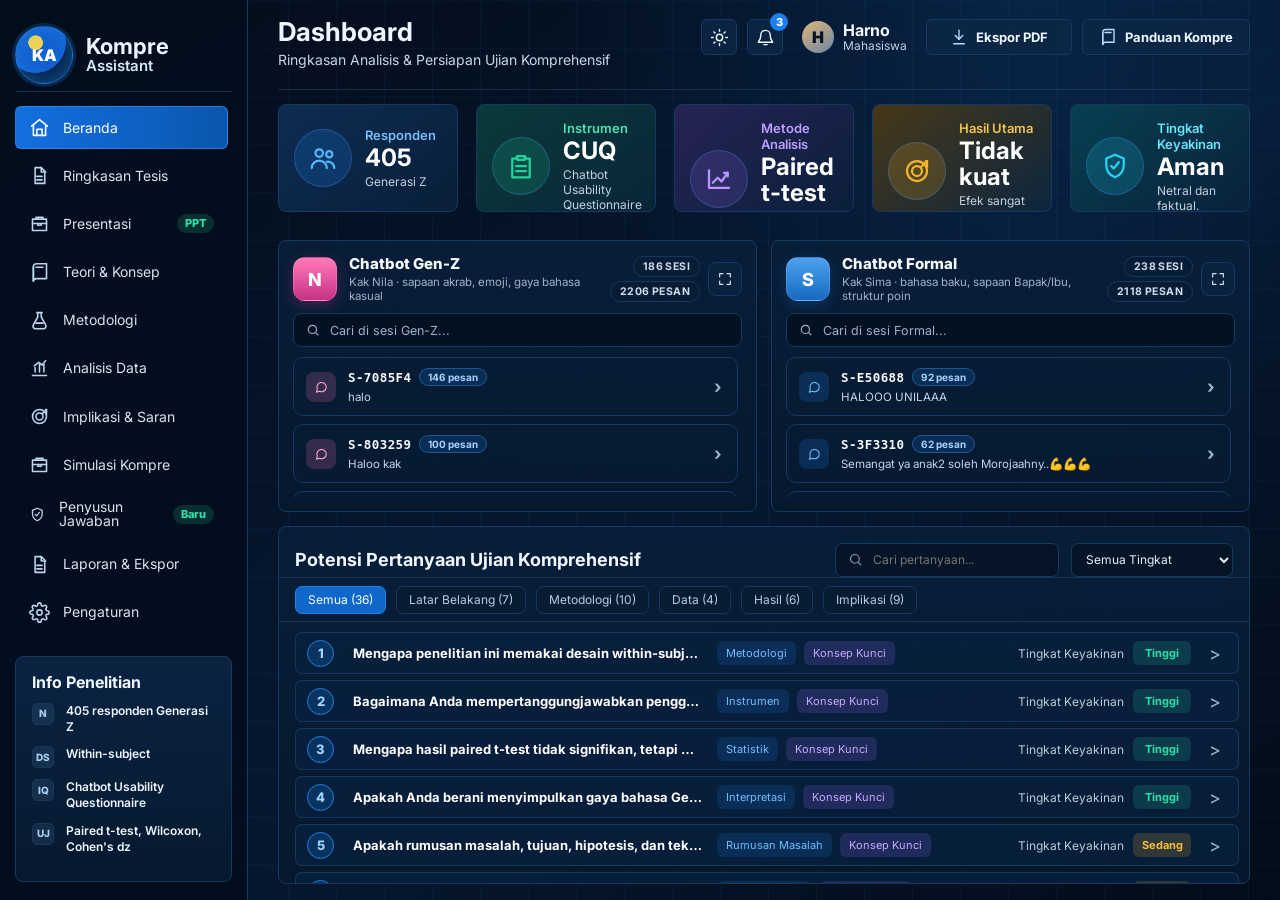
<file: 00-engine/frontend/output/index.html>
﻿<!doctype html>
<html lang="id">
<head>
  <meta charset="utf-8">
  <meta name="viewport" content="width=device-width, initial-scale=1">
  <title>Dashboard Kompre Harno</title>
  <meta name="description" content="Dashboard persiapan kompre Harno berbasis data final audited.">
  <link rel="preconnect" href="https://fonts.googleapis.com">
  <link rel="preconnect" href="https://fonts.gstatic.com" crossorigin>
  <link href="https://fonts.googleapis.com/css2?family=Inter:wght@400;500;600;700;800;900&display=swap" rel="stylesheet">
  <link rel="stylesheet" href="app.css?v=20260523b-chat-modal">
</head>
<body>
  <svg class="svg-sprite" aria-hidden="true">
    <symbol id="i-home" viewBox="0 0 24 24"><path d="M3 10.5 12 3l9 7.5"/><path d="M5 9.5V21h14V9.5"/><path d="M9 21v-7h6v7"/></symbol>
    <symbol id="i-doc" viewBox="0 0 24 24"><path d="M7 3h7l4 4v14H7z"/><path d="M14 3v5h5"/><path d="M9 13h6M9 17h6"/></symbol>
    <symbol id="i-brief" viewBox="0 0 24 24"><path d="M8 7V5h8v2"/><path d="M4 7h16v13H4z"/><path d="M4 12h16"/><path d="M10 12v2h4v-2"/></symbol>
    <symbol id="i-help" viewBox="0 0 24 24"><circle cx="12" cy="12" r="9"/><path d="M9.5 9a2.6 2.6 0 0 1 5 1.2c0 2-2.5 2.1-2.5 4"/><path d="M12 18h.01"/></symbol>
    <symbol id="i-flask" viewBox="0 0 24 24"><path d="M9 3h6"/><path d="M10 3v5l-5 9a3 3 0 0 0 2.6 4.5h8.8A3 3 0 0 0 19 17l-5-9V3"/><path d="M8 15h8"/></symbol>
    <symbol id="i-chart" viewBox="0 0 24 24"><path d="M4 20h16"/><path d="M7 16v-5"/><path d="M12 16V7"/><path d="M17 16v-9"/><path d="m6 9 5-4 4 3 4-5"/></symbol>
    <symbol id="i-target" viewBox="0 0 24 24"><circle cx="12" cy="12" r="8"/><circle cx="12" cy="12" r="4"/><path d="m15 9 5-5"/><path d="M19 4h1v5"/></symbol>
    <symbol id="i-shield" viewBox="0 0 24 24"><path d="M12 3 5 6v5c0 5 3 8.5 7 10 4-1.5 7-5 7-10V6z"/><path d="m9 12 2 2 4-5"/></symbol>
    <symbol id="i-users" viewBox="0 0 24 24"><circle cx="9" cy="8" r="3"/><path d="M3 20a6 6 0 0 1 12 0"/><circle cx="17" cy="9" r="2.5"/><path d="M15 15a5 5 0 0 1 6 5"/></symbol>
    <symbol id="i-clipboard" viewBox="0 0 24 24"><path d="M9 4h6l1 2h3v15H5V6h3z"/><path d="M9 4v3h6V4"/><path d="M8 12h8M8 16h8"/></symbol>
    <symbol id="i-trend" viewBox="0 0 24 24"><path d="M4 19V5"/><path d="M4 19h16"/><path d="m7 15 4-4 3 3 5-7"/><path d="M16 7h3v3"/></symbol>
    <symbol id="i-book" viewBox="0 0 24 24"><path d="M5 5.5A3.5 3.5 0 0 1 8.5 2H20v17H8.5A3.5 3.5 0 0 0 5 22z"/><path d="M5 5.5V22"/><path d="M8 6h8"/></symbol>
    <symbol id="i-network" viewBox="0 0 24 24"><circle cx="12" cy="5" r="2"/><circle cx="5" cy="19" r="2"/><circle cx="19" cy="19" r="2"/><path d="M12 7v5"/><path d="M12 12H5v5"/><path d="M12 12h7v5"/></symbol>
    <symbol id="i-search" viewBox="0 0 24 24"><circle cx="11" cy="11" r="7"/><path d="m16.5 16.5 4 4"/></symbol>
    <symbol id="i-bell" viewBox="0 0 24 24"><path d="M18 9a6 6 0 0 0-12 0c0 7-3 7-3 9h18c0-2-3-2-3-9"/><path d="M10 21h4"/></symbol>
    <symbol id="i-sun" viewBox="0 0 24 24"><circle cx="12" cy="12" r="4"/><path d="M12 2v2M12 20v2M2 12h2M20 12h2M4.9 4.9l1.4 1.4M17.7 17.7l1.4 1.4M19.1 4.9l-1.4 1.4M6.3 17.7l-1.4 1.4"/></symbol>
    <symbol id="i-download" viewBox="0 0 24 24"><path d="M12 3v12"/><path d="m7 10 5 5 5-5"/><path d="M5 21h14"/></symbol>
    <symbol id="i-message" viewBox="0 0 24 24"><path d="M21 12a8 8 0 0 1-11.5 7.2L4 21l1.7-5.5A8 8 0 1 1 21 12z"/></symbol>
    <symbol id="i-expand" viewBox="0 0 24 24"><path d="M4 9V4h5"/><path d="M20 9V4h-5"/><path d="M4 15v5h5"/><path d="M20 15v5h-5"/></symbol>
    <symbol id="i-x" viewBox="0 0 24 24"><path d="M6 6l12 12M6 18 18 6"/></symbol>
        <symbol id="i-cog" viewBox="0 0 24 24"><circle cx="12" cy="12" r="3"/><path d="M19.4 15a1.65 1.65 0 0 0 .33 1.82l.06.06a2 2 0 1 1-2.83 2.83l-.06-.06a1.65 1.65 0 0 0-1.82-.33 1.65 1.65 0 0 0-1 1.51V21a2 2 0 1 1-4 0v-.09a1.65 1.65 0 0 0-1-1.51 1.65 1.65 0 0 0-1.82.33l-.06.06a2 2 0 1 1-2.83-2.83l.06-.06a1.65 1.65 0 0 0 .33-1.82 1.65 1.65 0 0 0-1.51-1H3a2 2 0 1 1 0-4h.09a1.65 1.65 0 0 0 1.51-1 1.65 1.65 0 0 0-.33-1.82l-.06-.06a2 2 0 1 1 2.83-2.83l.06.06a1.65 1.65 0 0 0 1.82.33h.01a1.65 1.65 0 0 0 1-1.51V3a2 2 0 1 1 4 0v.09a1.65 1.65 0 0 0 1 1.51 1.65 1.65 0 0 0 1.82-.33l.06-.06a2 2 0 1 1 2.83 2.83l-.06.06a1.65 1.65 0 0 0-.33 1.82v.01a1.65 1.65 0 0 0 1.51 1H21a2 2 0 1 1 0 4h-.09a1.65 1.65 0 0 0-1.51 1z"/></symbol>
  </svg>

  <div class="app-shell">
    <aside class="sidebar" aria-label="Navigasi dashboard">
      <div class="brand-block">
        <div class="brand-mark">KA</div>
        <div>
          <strong>Kompre</strong>
          <b>Assistant</b>
        </div>
      </div>

      <nav class="nav-list">
        <a class="active" href="index.html"><svg><use href="#i-home"></use></svg>Beranda</a>
        <a href="tesis-viewer.html"><svg><use href="#i-doc"></use></svg>Ringkasan Tesis</a>
        <a href="presentasi.html"><svg><use href="#i-brief"></use></svg>Presentasi <span class="pill">PPT</span></a>
        <a href="teori-konsep.html"><svg><use href="#i-book"></use></svg>Teori & Konsep</a>
        <a href="metodologi.html"><svg><use href="#i-flask"></use></svg>Metodologi</a>
        <a href="analisis-data.html"><svg><use href="#i-chart"></use></svg>Analisis Data</a>
        <a href="implikasi-saran.html"><svg><use href="#i-target"></use></svg>Implikasi & Saran</a>
        <a href="simulasi-kompre.html"><svg><use href="#i-brief"></use></svg>Simulasi Kompre</a>
        <a href="jawaban-aman.html"><svg><use href="#i-shield"></use></svg>Penyusun Jawaban <span class="pill">Baru</span></a>
        <a href="laporan-ekspor.html"><svg><use href="#i-doc"></use></svg>Laporan & Ekspor</a>
        <a href="index.html#overview"><svg><use href="#i-cog"></use></svg>Pengaturan</a>
      </nav>

      <section class="research-card">
        <h3>Info Penelitian</h3>
        <div id="researchInfo"></div>
      </section>
    </aside>

    <main class="main-content">
      <header class="topbar">
        <div>
          <h1>Dashboard</h1>
          <p>Ringkasan Analisis & Persiapan Ujian Komprehensif</p>
        </div>
        <div class="top-actions">
          <button id="themeToggle" class="icon-only" type="button" aria-label="Mode tampilan"><svg><use href="#i-sun"></use></svg></button>
          <button class="icon-only notify" type="button" aria-label="Notifikasi"><svg><use href="#i-bell"></use></svg><i>3</i></button>
          <div class="user-chip"><span class="avatar">H</span><span><b>Harno</b><small>Mahasiswa</small></span></div>
          <button id="exportPdfBtn" class="action-btn" type="button"><svg><use href="#i-download"></use></svg>Ekspor PDF</button>
          <a class="action-btn" href="#questions"><svg><use href="#i-book"></use></svg>Panduan Kompre</a>
        </div>
      </header>

      <section id="overview" class="metric-grid" aria-label="Metrik utama">
        <article class="metric-card blue">
          <span class="metric-icon"><svg><use href="#i-users"></use></svg></span>
          <div><span>Responden</span><strong data-field="project.n">405</strong><small>Generasi Z</small></div>
        </article>
        <article class="metric-card green">
          <span class="metric-icon"><svg><use href="#i-clipboard"></use></svg></span>
          <div><span>Instrumen</span><strong>CUQ</strong><small>Chatbot Usability Questionnaire</small></div>
        </article>
        <article class="metric-card purple">
          <span class="metric-icon"><svg><use href="#i-trend"></use></svg></span>
          <div><span>Metode Analisis</span><strong>Paired t-test</strong><small>Wilcoxon, Cohen's d.</small></div>
        </article>
        <article class="metric-card gold">
          <span class="metric-icon"><svg><use href="#i-target"></use></svg></span>
          <div><span>Hasil Utama</span><strong>Tidak kuat</strong><small>Efek sangat kecil</small></div>
        </article>
        <article class="metric-card cyan">
          <span class="metric-icon"><svg><use href="#i-shield"></use></svg></span>
          <div><span>Tingkat Keyakinan</span><strong>Aman</strong><small>Netral dan faktual.</small></div>
        </article>
      </section>

      <section class="chat-history-grid" aria-label="Riwayat percakapan chatbot">
        <article class="panel chat-history-panel" data-variant="genz">
          <header class="chat-history-head">
            <div class="chat-bot-id">
              <span class="chat-bot-avatar genz">N</span>
              <div class="chat-bot-id-text">
                <h2>Chatbot Gen-Z</h2>
                <p>Kak Nila &middot; sapaan akrab, emoji, gaya bahasa kasual</p>
              </div>
            </div>
            <div class="chat-history-actions">
              <div class="chat-history-meta">
                <span class="chat-stat" data-field="genzSessions">- sesi</span>
                <span class="chat-stat" data-field="genzMessages">- pesan</span>
              </div>
              <button class="chat-fullscreen-btn" type="button" data-fullscreen="genz" aria-label="Buka tampilan fullscreen Gen-Z" title="Fullscreen">
                <svg><use href="#i-expand"></use></svg>
              </button>
            </div>
          </header>
          <div class="chat-history-toolbar">
            <label class="chat-search-wrap">
              <svg><use href="#i-search"></use></svg>
              <input type="search" data-search="genz" placeholder="Cari di sesi Gen-Z...">
            </label>
          </div>
          <div class="chat-session-list" data-list="genz" role="list"></div>
          <p class="chat-history-empty" data-empty="genz" hidden>Tidak ada sesi yang cocok dengan pencarian.</p>
        </article>

        <article class="panel chat-history-panel" data-variant="formal">
          <header class="chat-history-head">
            <div class="chat-bot-id">
              <span class="chat-bot-avatar formal">S</span>
              <div class="chat-bot-id-text">
                <h2>Chatbot Formal</h2>
                <p>Kak Sima &middot; bahasa baku, sapaan Bapak/Ibu, struktur poin</p>
              </div>
            </div>
            <div class="chat-history-actions">
              <div class="chat-history-meta">
                <span class="chat-stat" data-field="formalSessions">- sesi</span>
                <span class="chat-stat" data-field="formalMessages">- pesan</span>
              </div>
              <button class="chat-fullscreen-btn" type="button" data-fullscreen="formal" aria-label="Buka tampilan fullscreen Formal" title="Fullscreen">
                <svg><use href="#i-expand"></use></svg>
              </button>
            </div>
          </header>
          <div class="chat-history-toolbar">
            <label class="chat-search-wrap">
              <svg><use href="#i-search"></use></svg>
              <input type="search" data-search="formal" placeholder="Cari di sesi Formal...">
            </label>
          </div>
          <div class="chat-session-list" data-list="formal" role="list"></div>
          <p class="chat-history-empty" data-empty="formal" hidden>Tidak ada sesi yang cocok dengan pencarian.</p>
        </article>
      </section>

      <section id="questions" class="panel question-panel">
        <div class="question-head">
          <h2>Potensi Pertanyaan Ujian Komprehensif</h2>
          <div class="question-toolbar">
            <label class="search-wrap"><svg><use href="#i-search"></use></svg><input id="questionSearch" type="search" placeholder="Cari pertanyaan..."></label>
            <select id="levelFilter" aria-label="Filter tingkat keyakinan"><option>Semua Tingkat</option></select>
          </div>
        </div>
        <div id="questionTabs" class="tab-row"></div>
        <div id="questionList" class="question-list"></div>
      </section>
    </main>
  </div>
  <div id="answerPopover" class="answer-backdrop" aria-hidden="true">
    <article class="answer-modal" role="dialog" aria-modal="true" aria-labelledby="answerQuestion">
      <button id="answerClose" class="answer-close" type="button" aria-label="Tutup jawaban">x</button>
      <span id="answerCategory" class="answer-category">Kategori</span>
      <h3 id="answerQuestion">Pertanyaan</h3>
      <p id="answerText">Jawaban aman.</p>
      <small id="answerBasis">Basis data dan teori.</small>
      <a id="answerDetailLink" class="answer-detail-link" href="detail-pertanyaan.html?q=0">Buka Detail Pertanyaan</a>
    </article>
  </div>
  <!-- ============== Modal: Thread Percakapan ============== -->
  <div id="chatThreadModal" class="chat-modal" hidden aria-hidden="true">
    <div class="chat-modal-backdrop" data-close="1"></div>
    <article class="chat-modal-card" role="dialog" aria-modal="true" aria-labelledby="chatThreadTitle">
      <header class="chat-modal-head">
        <div class="chat-modal-id">
          <span class="chat-bot-avatar" id="chatThreadAvatar">N</span>
          <div>
            <h2 id="chatThreadTitle">Sesi -</h2>
            <p id="chatThreadMeta">- pesan</p>
          </div>
        </div>
        <button class="chat-modal-close" data-close="1" type="button" aria-label="Tutup"><svg><use href="#i-x"></use></svg></button>
      </header>
      <div class="chat-modal-body" id="chatThreadBody"></div>
    </article>
  </div>

  <!-- ============== Modal: Fullscreen Panel Chatbot ============== -->
  <div id="chatFullscreenModal" class="chat-modal chat-modal-full" hidden aria-hidden="true">
    <div class="chat-modal-backdrop" data-close="1"></div>
    <article class="chat-modal-card chat-modal-card-full" role="dialog" aria-modal="true" aria-labelledby="chatFullTitle">
      <header class="chat-modal-head">
        <div class="chat-modal-id">
          <span class="chat-bot-avatar" id="chatFullAvatar">N</span>
          <div>
            <h2 id="chatFullTitle">Chatbot -</h2>
            <p id="chatFullMeta">- sesi</p>
          </div>
        </div>
        <button class="chat-modal-close" data-close="1" type="button" aria-label="Tutup"><svg><use href="#i-x"></use></svg></button>
      </header>
      <div class="chat-fullscreen-body">
        <aside class="chat-fullscreen-sidebar">
          <label class="chat-search-wrap">
            <svg><use href="#i-search"></use></svg>
            <input type="search" id="chatFullSearch" placeholder="Cari sesi...">
          </label>
          <div class="chat-fullscreen-list" id="chatFullList"></div>
        </aside>
        <section class="chat-fullscreen-thread" id="chatFullThread">
          <p class="chat-fullscreen-hint">Pilih sesi di sebelah kiri untuk melihat percakapan.</p>
        </section>
      </div>
    </article>
  </div>

  <script src="app.js?v=20260523-chat-history"></script>
  <script src="chat-history.js?v=20260523b-chat-modal"></script>
</body>
</html>
</file>
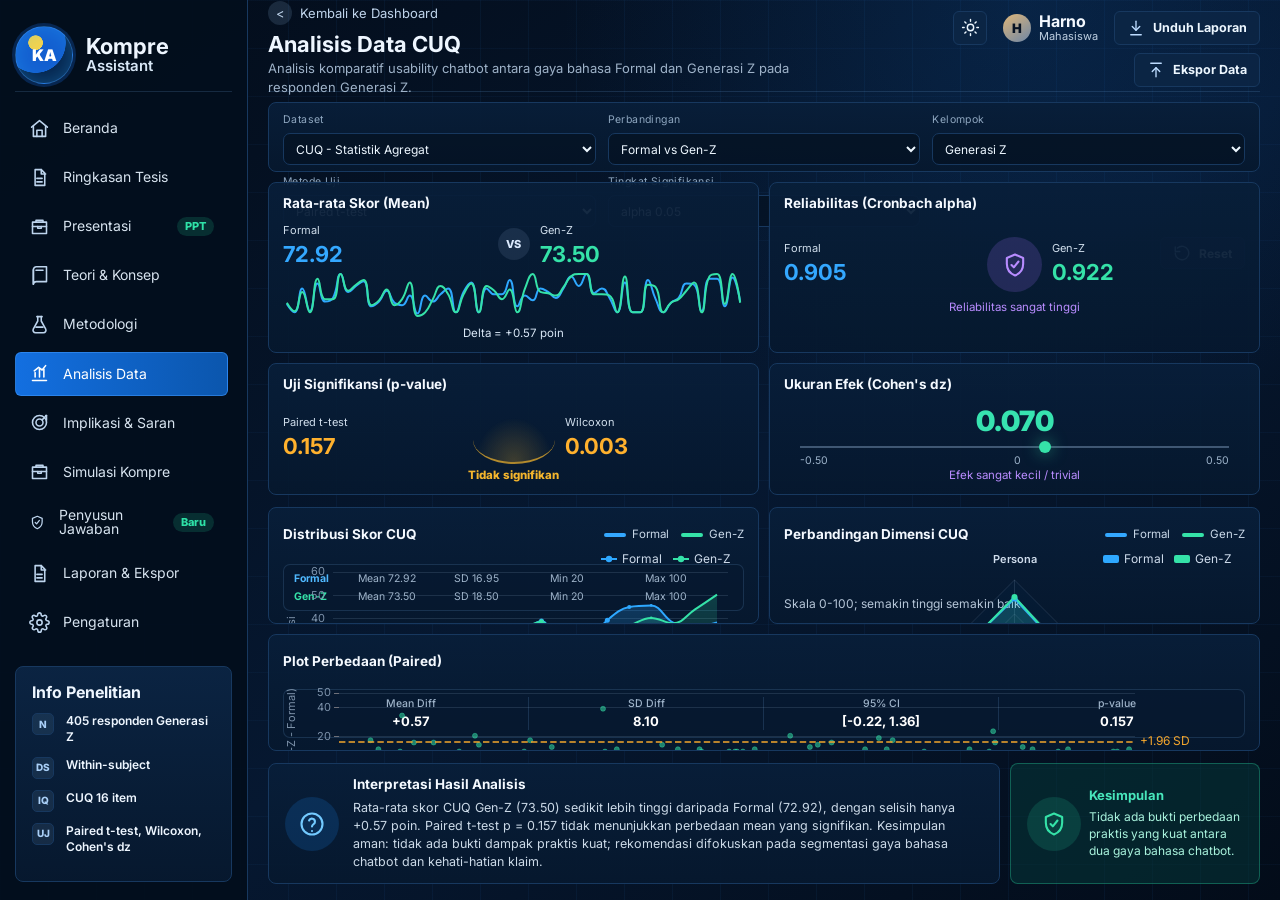
<file: 00-engine/frontend/output/analisis-data.html>
﻿<!doctype html>
<html lang="id">
<head>
  <meta charset="utf-8">
  <meta name="viewport" content="width=device-width, initial-scale=1">
  <title>Analisis Data CUQ - Kompre Harno</title>
  <meta name="description" content="Halaman analisis data CUQ interaktif berbasis data final audited.">
  <link rel="preconnect" href="https://fonts.googleapis.com">
  <link rel="preconnect" href="https://fonts.gstatic.com" crossorigin>
  <link href="https://fonts.googleapis.com/css2?family=Inter:wght@400;500;600;700;800;900&display=swap" rel="stylesheet">
  <link rel="stylesheet" href="app.css?v=20260521-analysis-data-v2">
</head>
<body>
  <svg class="svg-sprite" aria-hidden="true">
    <symbol id="i-home" viewBox="0 0 24 24"><path d="M3 10.5 12 3l9 7.5"/><path d="M5 9.5V21h14V9.5"/><path d="M9 21v-7h6v7"/></symbol>
    <symbol id="i-doc" viewBox="0 0 24 24"><path d="M7 3h7l4 4v14H7z"/><path d="M14 3v5h5"/><path d="M9 13h6M9 17h6"/></symbol>
    <symbol id="i-brief" viewBox="0 0 24 24"><path d="M8 7V5h8v2"/><path d="M4 7h16v13H4z"/><path d="M4 12h16"/><path d="M10 12v2h4v-2"/></symbol>
    <symbol id="i-help" viewBox="0 0 24 24"><circle cx="12" cy="12" r="9"/><path d="M9.5 9a2.6 2.6 0 0 1 5 1.2c0 2-2.5 2.1-2.5 4"/><path d="M12 18h.01"/></symbol>
    <symbol id="i-flask" viewBox="0 0 24 24"><path d="M9 3h6"/><path d="M10 3v5l-5 9a3 3 0 0 0 2.6 4.5h8.8A3 3 0 0 0 19 17l-5-9V3"/><path d="M8 15h8"/></symbol>
    <symbol id="i-chart" viewBox="0 0 24 24"><path d="M4 20h16"/><path d="M7 16v-5"/><path d="M12 16V7"/><path d="M17 16v-9"/><path d="m6 9 5-4 4 3 4-5"/></symbol>
    <symbol id="i-target" viewBox="0 0 24 24"><circle cx="12" cy="12" r="8"/><circle cx="12" cy="12" r="4"/><path d="m15 9 5-5"/><path d="M19 4h1v5"/></symbol>
    <symbol id="i-shield" viewBox="0 0 24 24"><path d="M12 3 5 6v5c0 5 3 8.5 7 10 4-1.5 7-5 7-10V6z"/><path d="m9 12 2 2 4-5"/></symbol>
    <symbol id="i-clipboard" viewBox="0 0 24 24"><path d="M9 4h6l1 2h3v15H5V6h3z"/><path d="M9 4v3h6V4"/><path d="M8 12h8M8 16h8"/></symbol>
    <symbol id="i-book" viewBox="0 0 24 24"><path d="M5 5.5A3.5 3.5 0 0 1 8.5 2H20v17H8.5A3.5 3.5 0 0 0 5 22z"/><path d="M5 5.5V22"/><path d="M8 6h8"/></symbol>
    <symbol id="i-search" viewBox="0 0 24 24"><circle cx="11" cy="11" r="7"/><path d="m16.5 16.5 4 4"/></symbol>
    <symbol id="i-sun" viewBox="0 0 24 24"><circle cx="12" cy="12" r="4"/><path d="M12 2v2M12 20v2M2 12h2M20 12h2M4.9 4.9l1.4 1.4M17.7 17.7l1.4 1.4M19.1 4.9l-1.4 1.4M6.3 17.7l-1.4 1.4"/></symbol>
    <symbol id="i-download" viewBox="0 0 24 24"><path d="M12 3v12"/><path d="m7 10 5 5 5-5"/><path d="M5 21h14"/></symbol>
    <symbol id="i-upload" viewBox="0 0 24 24"><path d="M12 21V9"/><path d="m7 14 5-5 5 5"/><path d="M5 3h14"/></symbol>
    <symbol id="i-reset" viewBox="0 0 24 24"><path d="M3 12a9 9 0 1 0 3-6.7"/><path d="M3 4v6h6"/></symbol>
    <symbol id="i-expand" viewBox="0 0 24 24"><path d="M9 3H3v6"/><path d="M21 9V3h-6"/><path d="M3 15v6h6"/><path d="M15 21h6v-6"/></symbol>
    <symbol id="i-x" viewBox="0 0 24 24"><path d="M6 6l12 12M6 18 18 6"/></symbol>
        <symbol id="i-cog" viewBox="0 0 24 24"><circle cx="12" cy="12" r="3"/><path d="M19.4 15a1.65 1.65 0 0 0 .33 1.82l.06.06a2 2 0 1 1-2.83 2.83l-.06-.06a1.65 1.65 0 0 0-1.82-.33 1.65 1.65 0 0 0-1 1.51V21a2 2 0 1 1-4 0v-.09a1.65 1.65 0 0 0-1-1.51 1.65 1.65 0 0 0-1.82.33l-.06.06a2 2 0 1 1-2.83-2.83l.06-.06a1.65 1.65 0 0 0 .33-1.82 1.65 1.65 0 0 0-1.51-1H3a2 2 0 1 1 0-4h.09a1.65 1.65 0 0 0 1.51-1 1.65 1.65 0 0 0-.33-1.82l-.06-.06a2 2 0 1 1 2.83-2.83l.06.06a1.65 1.65 0 0 0 1.82.33h.01a1.65 1.65 0 0 0 1-1.51V3a2 2 0 1 1 4 0v.09a1.65 1.65 0 0 0 1 1.51 1.65 1.65 0 0 0 1.82-.33l.06-.06a2 2 0 1 1 2.83 2.83l-.06.06a1.65 1.65 0 0 0-.33 1.82v.01a1.65 1.65 0 0 0 1.51 1H21a2 2 0 1 1 0 4h-.09a1.65 1.65 0 0 0-1.51 1z"/></symbol>
  </svg>

  <div class="app-shell">
    <aside class="sidebar" aria-label="Navigasi analisis data">
      <div class="brand-block">
        <div class="brand-mark">KA</div>
        <div>
          <strong>Kompre</strong>
          <b>Assistant</b>
        </div>
      </div>

      <nav class="nav-list">
        <a href="index.html"><svg><use href="#i-home"></use></svg>Beranda</a>
        <a href="tesis-viewer.html"><svg><use href="#i-doc"></use></svg>Ringkasan Tesis</a>
        <a href="presentasi.html"><svg><use href="#i-brief"></use></svg>Presentasi <span class="pill">PPT</span></a>
        <a href="teori-konsep.html"><svg><use href="#i-book"></use></svg>Teori & Konsep</a>
        <a href="metodologi.html"><svg><use href="#i-flask"></use></svg>Metodologi</a>
        <a class="active" href="analisis-data.html"><svg><use href="#i-chart"></use></svg>Analisis Data</a>
        <a href="implikasi-saran.html"><svg><use href="#i-target"></use></svg>Implikasi & Saran</a>
        <a href="simulasi-kompre.html"><svg><use href="#i-brief"></use></svg>Simulasi Kompre</a>
        <a href="jawaban-aman.html"><svg><use href="#i-shield"></use></svg>Penyusun Jawaban <span class="pill">Baru</span></a>
        <a href="laporan-ekspor.html"><svg><use href="#i-doc"></use></svg>Laporan & Ekspor</a>
        <a href="index.html#overview"><svg><use href="#i-cog"></use></svg>Pengaturan</a>
      </nav>

      <section class="research-card">
        <h3>Info Penelitian</h3>
        <div id="analysisInfo"></div>
      </section>
    </aside>

    <main class="analysis-content">
      <header class="analysis-topbar">
        <div class="analysis-title">
          <a class="back-link" href="index.html"><span>&lt;</span>Kembali ke Dashboard</a>
          <h1>Analisis Data CUQ</h1>
          <p>Analisis komparatif usability chatbot antara gaya bahasa Formal dan Generasi Z pada responden Generasi Z.</p>
        </div>
        <div class="analysis-actions">
          <button class="icon-only" type="button" aria-label="Mode tampilan"><svg><use href="#i-sun"></use></svg></button>
          <div class="user-chip"><span class="avatar">H</span><span><b>Harno</b><small>Mahasiswa</small></span></div>
          <button id="downloadReportBtn" class="action-btn" type="button"><svg><use href="#i-download"></use></svg>Unduh Laporan</button>
          <button id="exportDataBtn" class="action-btn" type="button"><svg><use href="#i-upload"></use></svg>Ekspor Data</button>
        </div>
      </header>

      <section class="panel analysis-filterbar" aria-label="Filter analisis">
        <label class="filter-field"><span>Dataset</span><select id="datasetFilter" class="select-control"><option value="cuq">CUQ - Statistik Agregat</option><option value="raw">CUQ - Raw Data Responden</option><option value="lampiran">CUQ - Lampiran Olah Data</option></select></label>
        <label class="filter-field"><span>Perbandingan</span><select id="comparisonFilter" class="select-control"><option value="formal_genz">Formal vs Gen-Z</option></select></label>
        <label class="filter-field"><span>Kelompok</span><select id="groupFilter" class="select-control"><option value="genz">Generasi Z</option></select></label>
        <label class="filter-field"><span>Metode Uji</span><select id="methodFilter" class="select-control"><option value="paired">Paired t-test</option><option value="wilcoxon">Wilcoxon</option></select></label>
        <label class="filter-field"><span>Tingkat Signifikansi</span><select id="alphaFilter" class="select-control"><option value="0.05">alpha 0.05</option><option value="0.01">alpha 0.01</option></select></label>
        <button id="resetAnalysisFilters" class="action-btn" type="button"><svg><use href="#i-reset"></use></svg>Reset</button>
      </section>

      <section id="statSection">
      <section class="analysis-metrics" aria-label="Metrik analisis">
        <article class="panel analysis-card">
          <h2>Rata-rata Skor (Mean)</h2>
          <div class="metric-pair">
            <div><small>Formal</small><strong id="formalMean" class="blue-value">-</strong></div>
            <span class="vs-chip">VS</span>
            <div><small>Gen-Z</small><strong id="genzMean" class="green-value">-</strong></div>
          </div>
          <div id="meanSparkline" class="sparkline"></div>
          <div class="delta-text">Delta = <span id="meanDiff">-</span></div>
        </article>

        <article class="panel analysis-card">
          <h2>Reliabilitas (Cronbach alpha)</h2>
          <div class="metric-pair">
            <div><small>Formal</small><strong id="formalAlpha" class="blue-value">-</strong></div>
            <span class="reliability-icon"><svg><use href="#i-shield"></use></svg></span>
            <div><small>Gen-Z</small><strong id="genzAlpha" class="green-value">-</strong></div>
          </div>
          <div class="card-note">Reliabilitas sangat tinggi</div>
        </article>

        <article class="panel analysis-card">
          <h2>Uji Signifikansi (p-value)</h2>
          <div class="metric-pair">
            <div><small>Paired t-test</small><strong id="pairedP" class="gold-value">-</strong></div>
            <span class="significance-curve"></span>
            <div><small>Wilcoxon</small><strong id="wilcoxonP" class="gold-value">-</strong></div>
          </div>
          <div id="significanceLabel" class="p-note">-</div>
        </article>

        <article class="panel analysis-card">
          <h2>Ukuran Efek (Cohen's dz)</h2>
          <div id="effectSize" class="effect-value">-</div>
          <div class="effect-track"><i id="effectMarker"></i><div class="effect-ticks"><span>-0.50</span><span>0</span><span>0.50</span></div></div>
          <div id="effectLabel" class="card-note">-</div>
        </article>
      </section>

      <section class="analysis-charts" aria-label="Visualisasi analisis">
        <article class="panel chart-panel">
          <div class="chart-head"><h2>Distribusi Skor CUQ</h2><span class="legend"><span><i class="blue"></i>Formal</span><span><i class="green"></i>Gen-Z</span></span></div>
          <div id="distributionChart" class="chart-svg"></div>
          <div id="distributionTable" class="distribution-table"></div>
        </article>

        <article class="panel chart-panel">
          <div class="chart-head"><h2>Perbandingan Dimensi CUQ</h2><span class="legend"><span><i class="blue"></i>Formal</span><span><i class="green"></i>Gen-Z</span></span></div>
          <div id="radarChart" class="chart-svg"></div>
          <small>Skala 0-100; semakin tinggi semakin baik.</small>
        </article>

        <article class="panel chart-panel">
          <div class="chart-head"><h2>Plot Perbedaan (Paired)</h2></div>
          <div id="pairedChart" class="chart-svg"></div>
          <div id="pairedStats" class="paired-stats"></div>
        </article>
      </section>

      <section class="analysis-interpretation">
        <article class="panel interpret-panel">
          <span class="interpret-icon"><svg><use href="#i-help"></use></svg></span>
          <div>
            <h2>Interpretasi Hasil Analisis</h2>
            <p id="interpretationText">Memuat interpretasi...</p>
          </div>
        </article>
        <aside class="conclusion-box">
          <span class="conclusion-icon"><svg><use href="#i-shield"></use></svg></span>
          <div><b>Kesimpulan</b><p>Tidak ada bukti perbedaan praktis yang kuat antara dua gaya bahasa chatbot.</p></div>
        </aside>
      </section>
      </section>

      <section id="rawSection" class="raw-explorer" hidden aria-label="Raw data explorer">
        <article class="panel raw-filterbar">
          <div class="raw-filter-row">
            <label class="search-wrap raw-search-wrap"><svg><use href="#i-search"></use></svg><input id="rawSearch" type="search" placeholder="Cari sekolah, kota, ID..."></label>
            <select id="rawGender" class="select-control" aria-label="Gender"><option value="">Semua Gender</option></select>
            <select id="rawUsia" class="select-control" aria-label="Usia"><option value="">Semua Usia</option></select>
            <select id="rawKab" class="select-control" aria-label="Kabupaten/Kota"><option value="">Semua Kab/Kota</option></select>
            <select id="rawOrder" class="select-control" aria-label="Urutan"><option value="">Semua Urutan</option></select>
            <select id="rawDurasi" class="select-control" aria-label="Durasi"><option value="">Semua Durasi</option></select>
            <select id="rawFreq" class="select-control" aria-label="Frekuensi"><option value="">Semua Frekuensi</option></select>
            <button id="rawReset" class="action-btn" type="button"><svg><use href="#i-reset"></use></svg>Reset</button>
          </div>
          <div class="raw-summary">
            <span class="raw-pill"><b id="rawCount">0</b><small>Responden tampil</small></span>
            <span class="raw-pill"><b id="rawFormalMean">-</b><small>Mean Formal</small></span>
            <span class="raw-pill"><b id="rawGenzMean">-</b><small>Mean Gen-Z</small></span>
            <span class="raw-pill"><b id="rawDiffMean">-</b><small>Selisih Rata-rata</small></span>
            <span class="raw-pill"><b id="rawN">405</b><small>Total Sampel</small></span>
          </div>
        </article>

        <section class="raw-charts">
          <article class="panel raw-chart-panel">
            <h2>Distribusi Profil Responden</h2>
            <div class="raw-chart-row">
              <div id="rawDonutGender" class="raw-donut" aria-label="Distribusi gender"></div>
              <div id="rawDonutOrder" class="raw-donut" aria-label="Distribusi urutan"></div>
              <div id="rawDonutFreq" class="raw-donut" aria-label="Distribusi frekuensi chatbot"></div>
            </div>
          </article>
          <article class="panel raw-chart-panel">
            <h2>Heatmap Skor Per Item CUQ (Q1-Q16)</h2>
            <div id="rawHeatmap" class="raw-heatmap" aria-label="Heatmap skor per item"></div>
            <small>Skala 1-5; warna gelap = skor tinggi. Q1, Q3, Q5, Q7, Q9, Q11, Q13, Q15 adalah item positif.</small>
          </article>
        </section>

        <article class="panel raw-table-panel">
          <header class="raw-table-head">
            <h2><span class="raw-table-title">Tabel Responden</span><button class="raw-expand-btn" type="button" id="rawExpandBtn" aria-label="Tampilkan layar penuh"><svg><use href="#i-expand"></use></svg></button></h2>
            <div class="raw-table-actions">
              <label class="raw-toggle"><input type="checkbox" id="rawShowName"><span>Tampilkan nama asli (debug)</span></label>
              <button id="rawExportCsv" class="action-btn" type="button"><svg><use href="#i-download"></use></svg>Ekspor CSV</button>
            </div>
          </header>
          <div class="raw-table-wrap">
            <table class="raw-table">
              <thead>
                <tr>
                  <th data-sort="id" class="sortable num">#</th>
                  <th data-sort="initials" class="sortable">ID</th>
                  <th data-sort="usia" class="sortable num">Usia</th>
                  <th data-sort="gender" class="sortable">Gender</th>
                  <th data-sort="kabkota" class="sortable">Kab/Kota</th>
                  <th data-sort="order" class="sortable">Urutan</th>
                  <th data-sort="formal" class="sortable num">Formal</th>
                  <th data-sort="genz" class="sortable num">Gen-Z</th>
                  <th data-sort="diff" class="sortable num">Selisih</th>
                </tr>
              </thead>
              <tbody id="rawTableBody"></tbody>
            </table>
            <p id="rawEmpty" class="raw-empty" hidden>Tidak ada responden cocok dengan filter.</p>
          </div>
        </article>
      </section>

      <div id="rawDetailBackdrop" class="raw-detail-backdrop" hidden>
        <article class="raw-detail-modal" role="dialog" aria-modal="true" aria-labelledby="rawDetailTitle">
          <header>
            <span class="raw-detail-avatar" id="rawDetailAvatar">??</span>
            <div>
              <h3 id="rawDetailTitle">Responden #?</h3>
              <p id="rawDetailMeta">Memuat detail...</p>
            </div>
            <button id="rawDetailClose" type="button" class="raw-detail-close" aria-label="Tutup">&times;</button>
          </header>
          <div class="raw-detail-body">
            <div class="raw-detail-context" id="rawDetailContext"></div>
            <div class="raw-detail-totals" id="rawDetailTotals"></div>
            <div class="raw-detail-chart" id="rawDetailItems" aria-label="Skor per item Q1-Q16"></div>
          </div>
        </article>
      </div>

      <section id="lampiranSection" class="lampiran-explorer" hidden aria-label="Lampiran olah data reader">
        <article class="panel lampiran-toolbar">
          <div class="lampiran-toolbar-left">
            <h2 id="lampiranStageLabel">Memuat tahap...</h2>
            <p id="lampiranStageKicker">Lampiran olah data tesis</p>
          </div>
          <div class="lampiran-toolbar-right">
            <a id="lampiranOpenMd" class="action-btn" target="_blank" rel="noreferrer"><svg><use href="#i-doc"></use></svg>Buka MD</a>
            <button id="lampiranPrint" class="action-btn" type="button"><svg><use href="#i-download"></use></svg>Cetak / PDF</button>
          </div>
        </article>

        <section class="lampiran-grid">
          <aside class="panel lampiran-stage-list" aria-label="Daftar tahap">
            <h3>Tahap Olah Data</h3>
            <ol id="lampiranStageList"></ol>
          </aside>

          <article class="panel lampiran-content" aria-label="Isi lampiran">
            <header class="lampiran-content-head">
              <span id="lampiranContentKicker" class="lampiran-kicker">Tahap</span>
              <p id="lampiranContentSummary">Memuat ringkasan tahap...</p>
            </header>
            <div id="lampiranHighlights" class="lampiran-highlight-grid"></div>
            <div id="lampiranCharts" class="lampiran-charts"></div>
            <article id="lampiranArticle" class="lampiran-article">Memuat dokumen...</article>
          </article>
        </section>
      </section>
    </main>
  </div>

  <div id="rawTableModal" class="raw-table-modal" hidden aria-hidden="true">
    <div class="raw-table-modal-backdrop" data-close="1"></div>
    <article class="raw-table-modal-card" role="dialog" aria-modal="true" aria-labelledby="rawTableModalTitle">
      <header class="raw-table-modal-head">
        <div>
          <h2 id="rawTableModalTitle">Tabel Responden</h2>
          <p id="rawTableModalMeta">405 responden</p>
        </div>
        <button id="rawTableModalClose" class="raw-table-modal-close" type="button" aria-label="Tutup"><svg><use href="#i-x"></use></svg></button>
      </header>
      <div class="raw-table-modal-body">
        <div class="raw-table-wrap" id="rawTableModalWrap">
          <table class="raw-table" id="rawTableModalTable">
            <thead>
              <tr>
                <th data-sort="id" class="sortable num">#</th>
                <th data-sort="initials" class="sortable">ID</th>
                <th data-sort="usia" class="sortable num">Usia</th>
                <th data-sort="gender" class="sortable">Gender</th>
                <th data-sort="kabkota" class="sortable">Kab/Kota</th>
                <th data-sort="order" class="sortable">Urutan</th>
                <th data-sort="formal" class="sortable num">Formal</th>
                <th data-sort="genz" class="sortable num">Gen-Z</th>
                <th data-sort="diff" class="sortable num">Selisih</th>
              </tr>
            </thead>
            <tbody id="rawTableModalBody"></tbody>
          </table>
          <p id="rawTableModalEmpty" class="raw-empty" hidden>Tidak ada responden cocok dengan filter.</p>
        </div>
      </div>
    </article>
  </div>
  <script src="assets/echarts/echarts.min.js"></script>
  <script src="assets/marked/marked.min.js"></script>
  <script src="raw-explorer.js?v=20260522-raw-modal-v2"></script>
  <script src="lampiran-reader.js?v=20260522-lampiran"></script>
  <script src="analysis-data.js?v=20260522-echarts-raw-lampiran"></script>
</body>
</html>
</file>
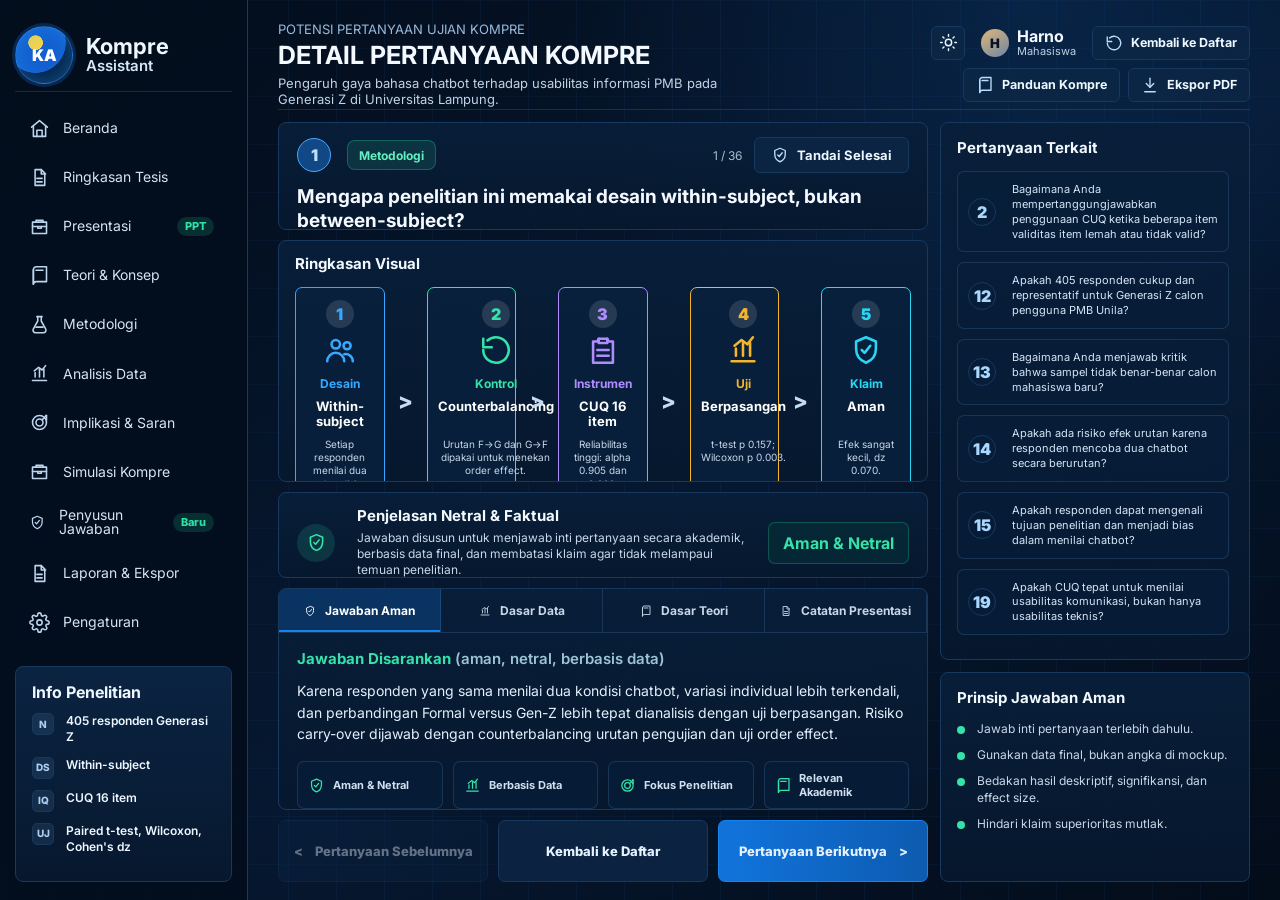
<file: 00-engine/frontend/output/detail-pertanyaan.html>
﻿<!doctype html>
<html lang="id">
<head>
  <meta charset="utf-8">
  <meta name="viewport" content="width=device-width, initial-scale=1">
  <title>Detail Pertanyaan Kompre - Kompre Harno</title>
  <meta name="description" content="Halaman detail pertanyaan kompre berbasis data final audited.">
  <link rel="preconnect" href="https://fonts.googleapis.com">
  <link rel="preconnect" href="https://fonts.gstatic.com" crossorigin>
  <link href="https://fonts.googleapis.com/css2?family=Inter:wght@400;500;600;700;800;900&display=swap" rel="stylesheet">
  <link rel="stylesheet" href="app.css?v=20260521-question-detail">
</head>
<body>
  <svg class="svg-sprite" aria-hidden="true">
    <symbol id="i-home" viewBox="0 0 24 24"><path d="M3 10.5 12 3l9 7.5"/><path d="M5 9.5V21h14V9.5"/><path d="M9 21v-7h6v7"/></symbol>
    <symbol id="i-doc" viewBox="0 0 24 24"><path d="M7 3h7l4 4v14H7z"/><path d="M14 3v5h5"/><path d="M9 13h6M9 17h6"/></symbol>
    <symbol id="i-brief" viewBox="0 0 24 24"><path d="M8 7V5h8v2"/><path d="M4 7h16v13H4z"/><path d="M4 12h16"/><path d="M10 12v2h4v-2"/></symbol>
    <symbol id="i-help" viewBox="0 0 24 24"><circle cx="12" cy="12" r="9"/><path d="M9.5 9a2.6 2.6 0 0 1 5 1.2c0 2-2.5 2.1-2.5 4"/><path d="M12 18h.01"/></symbol>
    <symbol id="i-flask" viewBox="0 0 24 24"><path d="M9 3h6"/><path d="M10 3v5l-5 9a3 3 0 0 0 2.6 4.5h8.8A3 3 0 0 0 19 17l-5-9V3"/><path d="M8 15h8"/></symbol>
    <symbol id="i-chart" viewBox="0 0 24 24"><path d="M4 20h16"/><path d="M7 16v-5"/><path d="M12 16V7"/><path d="M17 16v-9"/><path d="m6 9 5-4 4 3 4-5"/></symbol>
    <symbol id="i-target" viewBox="0 0 24 24"><circle cx="12" cy="12" r="8"/><circle cx="12" cy="12" r="4"/><path d="m15 9 5-5"/><path d="M19 4h1v5"/></symbol>
    <symbol id="i-shield" viewBox="0 0 24 24"><path d="M12 3 5 6v5c0 5 3 8.5 7 10 4-1.5 7-5 7-10V6z"/><path d="m9 12 2 2 4-5"/></symbol>
    <symbol id="i-users" viewBox="0 0 24 24"><circle cx="9" cy="8" r="3"/><path d="M3 20a6 6 0 0 1 12 0"/><circle cx="17" cy="9" r="2.5"/><path d="M15 15a5 5 0 0 1 6 5"/></symbol>
    <symbol id="i-clipboard" viewBox="0 0 24 24"><path d="M9 4h6l1 2h3v15H5V6h3z"/><path d="M9 4v3h6V4"/><path d="M8 12h8M8 16h8"/></symbol>
    <symbol id="i-book" viewBox="0 0 24 24"><path d="M5 5.5A3.5 3.5 0 0 1 8.5 2H20v17H8.5A3.5 3.5 0 0 0 5 22z"/><path d="M5 5.5V22"/><path d="M8 6h8"/></symbol>
    <symbol id="i-sun" viewBox="0 0 24 24"><circle cx="12" cy="12" r="4"/><path d="M12 2v2M12 20v2M2 12h2M20 12h2M4.9 4.9l1.4 1.4M17.7 17.7l1.4 1.4M19.1 4.9l-1.4 1.4M6.3 17.7l-1.4 1.4"/></symbol>
    <symbol id="i-download" viewBox="0 0 24 24"><path d="M12 3v12"/><path d="m7 10 5 5 5-5"/><path d="M5 21h14"/></symbol>
    <symbol id="i-reset" viewBox="0 0 24 24"><path d="M3 12a9 9 0 1 0 3-6.7"/><path d="M3 4v6h6"/></symbol>
    <symbol id="i-trend" viewBox="0 0 24 24"><path d="M4 19V5"/><path d="M4 19h16"/><path d="m7 15 4-4 3 3 5-7"/><path d="M16 7h3v3"/></symbol>
    <symbol id="i-network" viewBox="0 0 24 24"><circle cx="6" cy="7" r="3"/><circle cx="18" cy="7" r="3"/><circle cx="12" cy="18" r="3"/><path d="m8.6 9.2 2.8 6.1M15.4 9.2l-2.8 6.1M9 7h6"/></symbol>
    <symbol id="i-bot" viewBox="0 0 24 24"><rect x="5" y="8" width="14" height="11" rx="3"/><path d="M12 8V4"/><circle cx="9" cy="13" r="1"/><circle cx="15" cy="13" r="1"/><path d="M9 17h6"/></symbol>
        <symbol id="i-cog" viewBox="0 0 24 24"><circle cx="12" cy="12" r="3"/><path d="M19.4 15a1.65 1.65 0 0 0 .33 1.82l.06.06a2 2 0 1 1-2.83 2.83l-.06-.06a1.65 1.65 0 0 0-1.82-.33 1.65 1.65 0 0 0-1 1.51V21a2 2 0 1 1-4 0v-.09a1.65 1.65 0 0 0-1-1.51 1.65 1.65 0 0 0-1.82.33l-.06.06a2 2 0 1 1-2.83-2.83l.06-.06a1.65 1.65 0 0 0 .33-1.82 1.65 1.65 0 0 0-1.51-1H3a2 2 0 1 1 0-4h.09a1.65 1.65 0 0 0 1.51-1 1.65 1.65 0 0 0-.33-1.82l-.06-.06a2 2 0 1 1 2.83-2.83l.06.06a1.65 1.65 0 0 0 1.82.33h.01a1.65 1.65 0 0 0 1-1.51V3a2 2 0 1 1 4 0v.09a1.65 1.65 0 0 0 1 1.51 1.65 1.65 0 0 0 1.82-.33l.06-.06a2 2 0 1 1 2.83 2.83l-.06.06a1.65 1.65 0 0 0-.33 1.82v.01a1.65 1.65 0 0 0 1.51 1H21a2 2 0 1 1 0 4h-.09a1.65 1.65 0 0 0-1.51 1z"/></symbol>
  </svg>

  <div class="app-shell">
    <aside class="sidebar" aria-label="Navigasi detail pertanyaan">
      <div class="brand-block">
        <div class="brand-mark">KA</div>
        <div>
          <strong>Kompre</strong>
          <b>Assistant</b>
        </div>
      </div>

      <nav class="nav-list">
        <a href="index.html"><svg><use href="#i-home"></use></svg>Beranda</a>
        <a href="tesis-viewer.html"><svg><use href="#i-doc"></use></svg>Ringkasan Tesis</a>
        <a href="presentasi.html"><svg><use href="#i-brief"></use></svg>Presentasi <span class="pill">PPT</span></a>
        <a href="teori-konsep.html"><svg><use href="#i-book"></use></svg>Teori & Konsep</a>
        <a href="metodologi.html"><svg><use href="#i-flask"></use></svg>Metodologi</a>
        <a href="analisis-data.html"><svg><use href="#i-chart"></use></svg>Analisis Data</a>
        <a href="implikasi-saran.html"><svg><use href="#i-target"></use></svg>Implikasi & Saran</a>
        <a href="simulasi-kompre.html"><svg><use href="#i-brief"></use></svg>Simulasi Kompre</a>
        <a href="jawaban-aman.html"><svg><use href="#i-shield"></use></svg>Penyusun Jawaban <span class="pill">Baru</span></a>
        <a href="laporan-ekspor.html"><svg><use href="#i-doc"></use></svg>Laporan & Ekspor</a>
        <a href="index.html#overview"><svg><use href="#i-cog"></use></svg>Pengaturan</a>
      </nav>

      <section class="research-card">
        <h3>Info Penelitian</h3>
        <div id="detailInfo"></div>
      </section>
    </aside>

    <main class="question-detail-content">
      <header class="detail-topbar">
        <div>
          <span id="detailKicker" class="detail-kicker">Potensi Pertanyaan Ujian Kompre</span>
          <h1 id="detailTitle">DETAIL PERTANYAAN KOMPRE</h1>
          <p id="detailSubtitle">Memuat konteks pertanyaan...</p>
        </div>
        <div class="analysis-actions">
          <button class="icon-only" type="button" aria-label="Mode tampilan"><svg><use href="#i-sun"></use></svg></button>
          <div class="user-chip"><span class="avatar">H</span><span><b>Harno</b><small>Mahasiswa</small></span></div>
          <a class="action-btn" href="index.html#questions"><svg><use href="#i-reset"></use></svg>Kembali ke Daftar</a>
          <a class="action-btn" href="index.html#questions"><svg><use href="#i-book"></use></svg>Panduan Kompre</a>
          <button id="exportDetailPdf" class="action-btn" type="button"><svg><use href="#i-download"></use></svg>Ekspor PDF</button>
        </div>
      </header>

      <section class="detail-layout">
        <div class="detail-main">
          <article class="panel detail-question-card">
            <div class="detail-question-head">
              <span id="questionNumber" class="detail-number">1</span>
              <span id="questionCategory" class="answer-category">Kategori</span>
              <span id="questionCount" class="detail-count">1 / 36</span>
              <button id="markDoneBtn" class="action-btn" type="button"><svg><use href="#i-shield"></use></svg>Tandai Selesai</button>
            </div>
            <h2 id="questionMain">Memuat pertanyaan...</h2>
            <div class="detail-meta">
              <span>Jenis <b id="questionLevel">Tinggi</b></span>
              <span>Fokus <b>Data Final</b></span>
              <span>Tingkat <b>Aman & Netral</b></span>
            </div>
          </article>

          <article class="panel detail-visual-panel">
            <h2>Ringkasan Visual</h2>
            <div id="detailVisual" class="detail-flow"></div>
          </article>

          <article class="panel detail-neutral-card">
            <span><svg><use href="#i-shield"></use></svg></span>
            <div>
              <h2>Penjelasan Netral & Faktual</h2>
              <p>Jawaban disusun untuk menjawab inti pertanyaan secara akademik, berbasis data final, dan membatasi klaim agar tidak melampaui temuan penelitian.</p>
            </div>
            <b>Aman & Netral</b>
          </article>

          <section class="panel detail-answer-card">
            <nav id="answerTabs" class="detail-tabs" aria-label="Tab jawaban detail"></nav>
            <div id="answerPanels" class="detail-panels"></div>
          </section>

          <nav id="detailNav" class="detail-nav" aria-label="Navigasi pertanyaan"></nav>
        </div>

        <aside class="detail-side">
          <section class="panel related-panel">
            <h2>Pertanyaan Terkait</h2>
            <div id="relatedQuestions" class="related-list"></div>
          </section>
          <section class="panel detail-safe-panel">
            <h2>Prinsip Jawaban Aman</h2>
            <ul>
              <li>Jawab inti pertanyaan terlebih dahulu.</li>
              <li>Gunakan data final, bukan angka di mockup.</li>
              <li>Bedakan hasil deskriptif, signifikansi, dan effect size.</li>
              <li>Hindari klaim superioritas mutlak.</li>
            </ul>
          </section>
        </aside>
      </section>
    </main>
  </div>
  <script src="detail-pertanyaan.js?v=20260521-question-detail"></script>
</body>
</html>
</file>
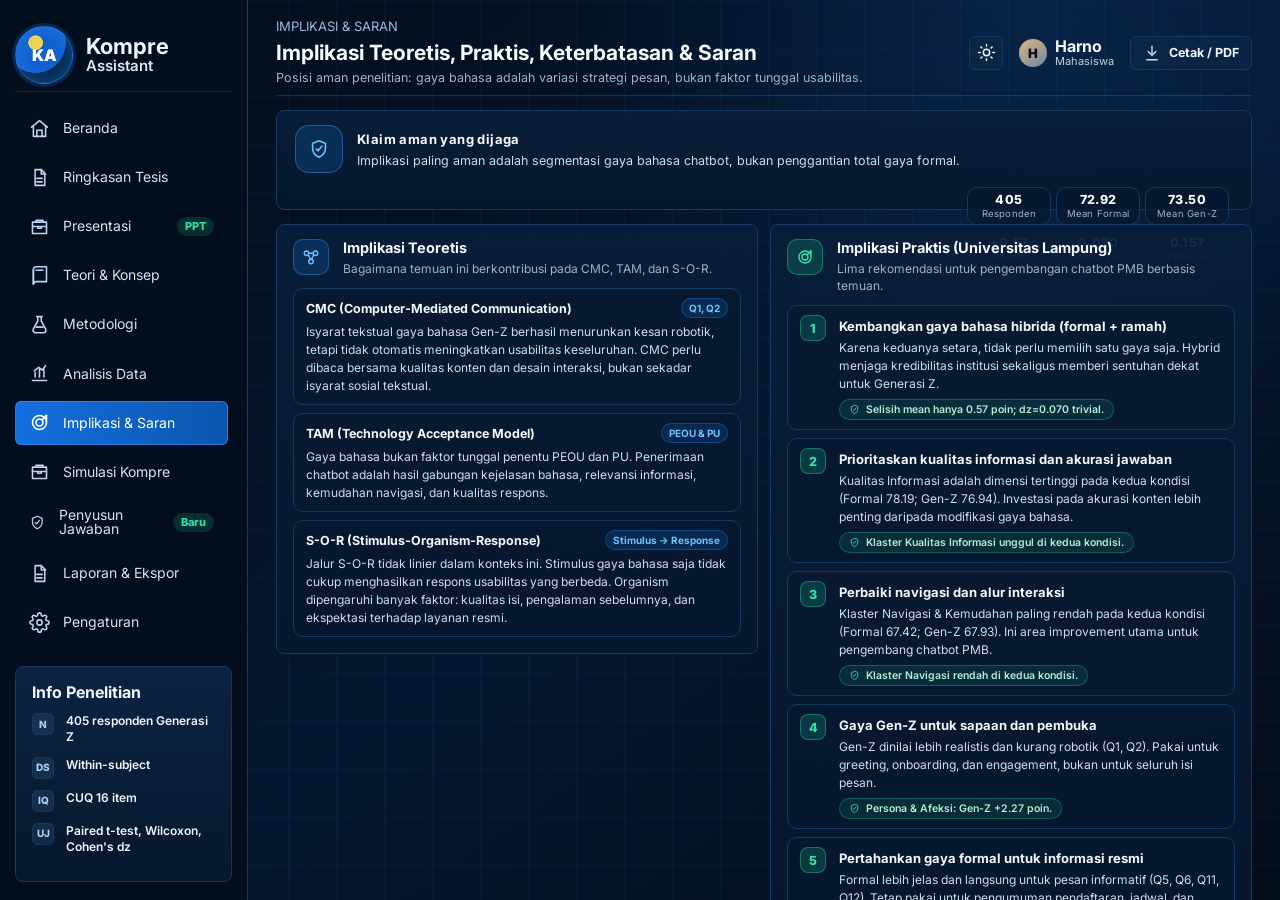
<file: 00-engine/frontend/output/implikasi-saran.html>
<!doctype html>
<html lang="id">
<head>
  <meta charset="utf-8">
  <meta name="viewport" content="width=device-width, initial-scale=1">
  <title>Implikasi & Saran - Kompre Harno</title>
  <meta name="description" content="Halaman implikasi teoretis, implikasi praktis, keterbatasan, dan saran penelitian lanjutan.">
  <link rel="preconnect" href="https://fonts.googleapis.com">
  <link rel="preconnect" href="https://fonts.gstatic.com" crossorigin>
  <link href="https://fonts.googleapis.com/css2?family=Inter:wght@400;500;600;700;800;900&display=swap" rel="stylesheet">
  <link rel="stylesheet" href="app.css?v=20260522-implikasi-saran">
</head>
<body>
  <svg class="svg-sprite" aria-hidden="true">
    <symbol id="i-home" viewBox="0 0 24 24"><path d="M3 10.5 12 3l9 7.5"/><path d="M5 9.5V21h14V9.5"/><path d="M9 21v-7h6v7"/></symbol>
    <symbol id="i-doc" viewBox="0 0 24 24"><path d="M7 3h7l4 4v14H7z"/><path d="M14 3v5h5"/><path d="M9 13h6M9 17h6"/></symbol>
    <symbol id="i-brief" viewBox="0 0 24 24"><path d="M8 7V5h8v2"/><path d="M4 7h16v13H4z"/><path d="M4 12h16"/><path d="M10 12v2h4v-2"/></symbol>
    <symbol id="i-help" viewBox="0 0 24 24"><circle cx="12" cy="12" r="9"/><path d="M9.5 9a2.6 2.6 0 0 1 5 1.2c0 2-2.5 2.1-2.5 4"/><path d="M12 18h.01"/></symbol>
    <symbol id="i-flask" viewBox="0 0 24 24"><path d="M9 3h6"/><path d="M10 3v5l-5 9a3 3 0 0 0 2.6 4.5h8.8A3 3 0 0 0 19 17l-5-9V3"/><path d="M8 15h8"/></symbol>
    <symbol id="i-chart" viewBox="0 0 24 24"><path d="M4 20h16"/><path d="M7 16v-5"/><path d="M12 16V7"/><path d="M17 16v-9"/><path d="m6 9 5-4 4 3 4-5"/></symbol>
    <symbol id="i-target" viewBox="0 0 24 24"><circle cx="12" cy="12" r="8"/><circle cx="12" cy="12" r="4"/><path d="m15 9 5-5"/><path d="M19 4h1v5"/></symbol>
    <symbol id="i-shield" viewBox="0 0 24 24"><path d="M12 3 5 6v5c0 5 3 8.5 7 10 4-1.5 7-5 7-10V6z"/><path d="m9 12 2 2 4-5"/></symbol>
    <symbol id="i-book" viewBox="0 0 24 24"><path d="M5 5.5A3.5 3.5 0 0 1 8.5 2H20v17H8.5A3.5 3.5 0 0 0 5 22z"/><path d="M5 5.5V22"/><path d="M8 6h8"/></symbol>
    <symbol id="i-network" viewBox="0 0 24 24"><circle cx="6" cy="7" r="3"/><circle cx="18" cy="7" r="3"/><circle cx="12" cy="18" r="3"/><path d="m8.6 9.2 2.8 6.1M15.4 9.2l-2.8 6.1M9 7h6"/></symbol>
    <symbol id="i-sun" viewBox="0 0 24 24"><circle cx="12" cy="12" r="4"/><path d="M12 2v2M12 20v2M2 12h2M20 12h2M4.9 4.9l1.4 1.4M17.7 17.7l1.4 1.4M19.1 4.9l-1.4 1.4M6.3 17.7l-1.4 1.4"/></symbol>
    <symbol id="i-bell" viewBox="0 0 24 24"><path d="M18 9a6 6 0 0 0-12 0c0 7-3 7-3 9h18c0-2-3-2-3-9"/><path d="M10 21h4"/></symbol>
    <symbol id="i-download" viewBox="0 0 24 24"><path d="M12 3v12"/><path d="m7 10 5 5 5-5"/><path d="M5 21h14"/></symbol>
    <symbol id="i-warn" viewBox="0 0 24 24"><path d="M12 3 2 21h20z"/><path d="M12 10v5"/><path d="M12 18h.01"/></symbol>
    <symbol id="i-bulb" viewBox="0 0 24 24"><path d="M9 18h6"/><path d="M10 22h4"/><path d="M12 2a7 7 0 0 0-4 12.7c1 .7 1.5 1.7 1.5 2.8V18h5v-.5c0-1.1.5-2.1 1.5-2.8A7 7 0 0 0 12 2z"/></symbol>
    <symbol id="i-plus" viewBox="0 0 24 24"><path d="M12 5v14M5 12h14"/></symbol>
    <symbol id="i-cog" viewBox="0 0 24 24"><circle cx="12" cy="12" r="3"/><path d="M19.4 15a1.65 1.65 0 0 0 .33 1.82l.06.06a2 2 0 1 1-2.83 2.83l-.06-.06a1.65 1.65 0 0 0-1.82-.33 1.65 1.65 0 0 0-1 1.51V21a2 2 0 1 1-4 0v-.09a1.65 1.65 0 0 0-1-1.51 1.65 1.65 0 0 0-1.82.33l-.06.06a2 2 0 1 1-2.83-2.83l.06-.06a1.65 1.65 0 0 0 .33-1.82 1.65 1.65 0 0 0-1.51-1H3a2 2 0 1 1 0-4h.09a1.65 1.65 0 0 0 1.51-1 1.65 1.65 0 0 0-.33-1.82l-.06-.06a2 2 0 1 1 2.83-2.83l.06.06a1.65 1.65 0 0 0 1.82.33h.01a1.65 1.65 0 0 0 1-1.51V3a2 2 0 1 1 4 0v.09a1.65 1.65 0 0 0 1 1.51 1.65 1.65 0 0 0 1.82-.33l.06-.06a2 2 0 1 1 2.83 2.83l-.06.06a1.65 1.65 0 0 0-.33 1.82v.01a1.65 1.65 0 0 0 1.51 1H21a2 2 0 1 1 0 4h-.09a1.65 1.65 0 0 0-1.51 1z"/></symbol>
  </svg>

  <div class="app-shell">
    <aside class="sidebar" aria-label="Navigasi implikasi dan saran">
      <div class="brand-block">
        <div class="brand-mark">KA</div>
        <div>
          <strong>Kompre</strong>
          <b>Assistant</b>
        </div>
      </div>
      <nav class="nav-list">
        <a href="index.html"><svg><use href="#i-home"></use></svg>Beranda</a>
        <a href="tesis-viewer.html"><svg><use href="#i-doc"></use></svg>Ringkasan Tesis</a>
        <a href="presentasi.html"><svg><use href="#i-brief"></use></svg>Presentasi <span class="pill">PPT</span></a>
        <a href="teori-konsep.html"><svg><use href="#i-book"></use></svg>Teori & Konsep</a>
        <a href="metodologi.html"><svg><use href="#i-flask"></use></svg>Metodologi</a>
        <a href="analisis-data.html"><svg><use href="#i-chart"></use></svg>Analisis Data</a>
        <a class="active" href="implikasi-saran.html"><svg><use href="#i-target"></use></svg>Implikasi & Saran</a>
        <a href="simulasi-kompre.html"><svg><use href="#i-brief"></use></svg>Simulasi Kompre</a>
        <a href="jawaban-aman.html"><svg><use href="#i-shield"></use></svg>Penyusun Jawaban <span class="pill">Baru</span></a>
        <a href="laporan-ekspor.html"><svg><use href="#i-doc"></use></svg>Laporan & Ekspor</a>
        <a href="index.html#overview"><svg><use href="#i-cog"></use></svg>Pengaturan</a>
      </nav>

      <section class="research-card">
        <h3>Info Penelitian</h3>
        <div id="implikasiInfo"></div>
      </section>
    </aside>

    <main class="implikasi-content">
      <header class="implikasi-topbar">
        <div>
          <span class="detail-kicker">Implikasi & Saran</span>
          <h1>Implikasi Teoretis, Praktis, Keterbatasan & Saran</h1>
          <p>Posisi aman penelitian: gaya bahasa adalah variasi strategi pesan, bukan faktor tunggal usabilitas.</p>
        </div>
        <div class="analysis-actions">
          <button class="icon-only" type="button" aria-label="Mode tampilan"><svg><use href="#i-sun"></use></svg></button>
          <div class="user-chip"><span class="avatar">H</span><span><b>Harno</b><small>Mahasiswa</small></span></div>
          <button id="implikasiPrint" class="action-btn" type="button"><svg><use href="#i-download"></use></svg>Cetak / PDF</button>
        </div>
      </header>

      <section class="panel implikasi-banner">
        <span class="implikasi-banner-icon"><svg><use href="#i-shield"></use></svg></span>
        <div>
          <b>Klaim aman yang dijaga</b>
          <p id="implikasiSafeClaim">Memuat klaim aman...</p>
        </div>
        <div class="implikasi-banner-stats" id="implikasiStats"></div>
      </section>

      <section class="implikasi-grid">
        <article class="panel implikasi-section">
          <header>
            <span class="implikasi-icon blue"><svg><use href="#i-network"></use></svg></span>
            <div>
              <h2>Implikasi Teoretis</h2>
              <p>Bagaimana temuan ini berkontribusi pada CMC, TAM, dan S-O-R.</p>
            </div>
          </header>
          <ul class="implikasi-list" id="implikasiTeoretis"></ul>
        </article>

        <article class="panel implikasi-section">
          <header>
            <span class="implikasi-icon green"><svg><use href="#i-target"></use></svg></span>
            <div>
              <h2>Implikasi Praktis (Universitas Lampung)</h2>
              <p>Lima rekomendasi untuk pengembangan chatbot PMB berbasis temuan.</p>
            </div>
          </header>
          <ol class="implikasi-numbered" id="implikasiPraktis"></ol>
        </article>

        <article class="panel implikasi-section">
          <header>
            <span class="implikasi-icon gold"><svg><use href="#i-warn"></use></svg></span>
            <div>
              <h2>Keterbatasan Penelitian</h2>
              <p>Empat batas yang harus diakui agar klaim tetap proporsional.</p>
            </div>
          </header>
          <ul class="implikasi-list" id="implikasiKeterbatasan"></ul>
        </article>

        <article class="panel implikasi-section">
          <header>
            <span class="implikasi-icon purple"><svg><use href="#i-bulb"></use></svg></span>
            <div>
              <h2>Saran Penelitian Lanjutan</h2>
              <p>Lima arah pengembangan untuk memperdalam temuan.</p>
            </div>
          </header>
          <ul class="implikasi-list" id="implikasiSaran"></ul>
        </article>
      </section>

      <section class="panel implikasi-conclusion">
        <span class="implikasi-banner-icon green"><svg><use href="#i-shield"></use></svg></span>
        <div>
          <b>Pernyataan Penutup</b>
          <p>
            Dalam konteks chatbot PMB Universitas Lampung, gaya bahasa merupakan salah satu variasi strategi pesan,
            bukan faktor penentu tunggal usabilitas. Efektivitas chatbot lebih ditentukan oleh gabungan kualitas
            informasi, kemudahan navigasi, efektivitas interaksi, dan persona chatbot secara keseluruhan.
          </p>
        </div>
      </section>
    </main>
  </div>
  <script src="implikasi-saran.js?v=20260522-implikasi-saran"></script>
</body>
</html>
</file>
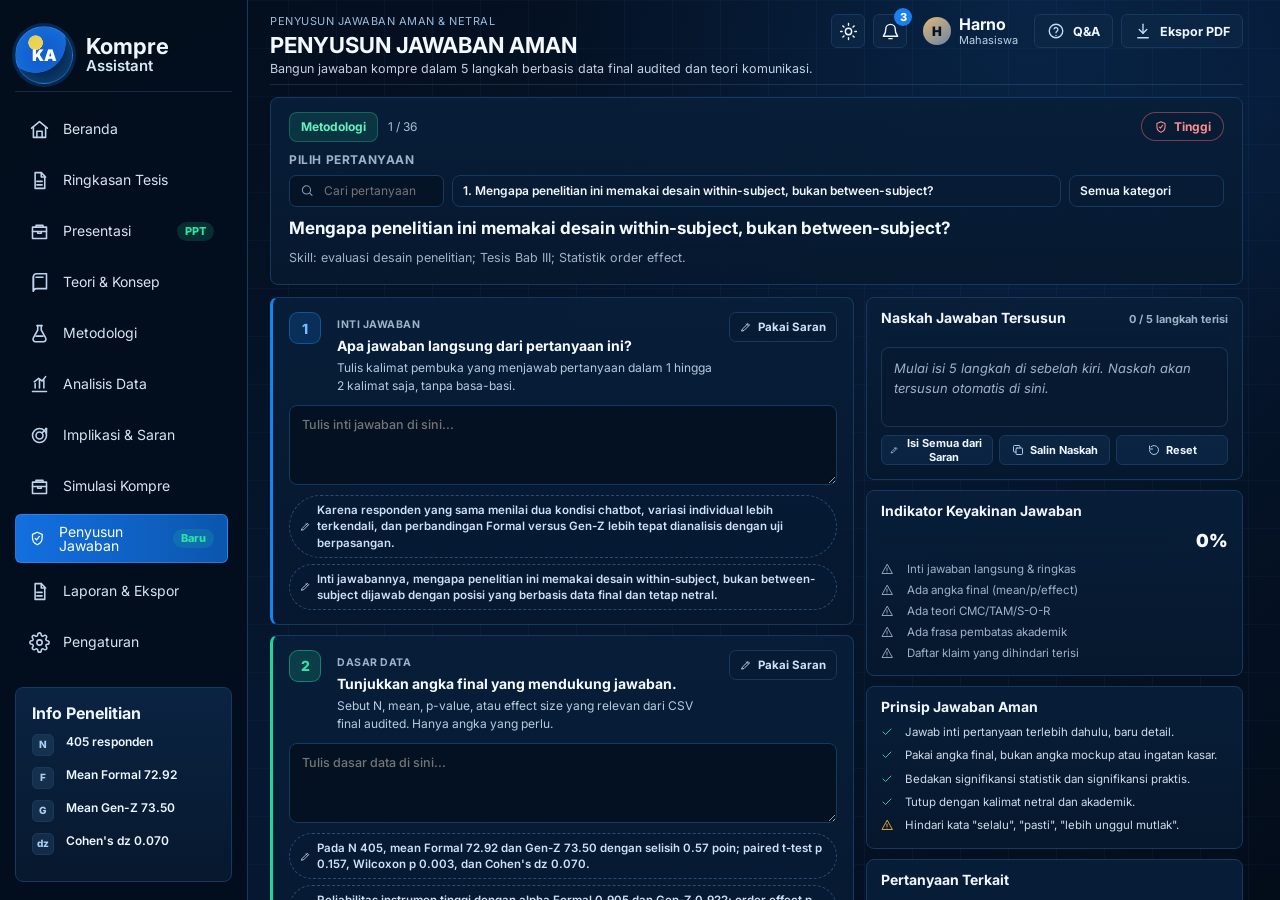
<file: 00-engine/frontend/output/jawaban-aman.html>
﻿<!doctype html>
<html lang="id">
<head>
  <meta charset="utf-8">
  <meta name="viewport" content="width=device-width, initial-scale=1">
  <title>Penyusun Jawaban Aman - Kompre Harno</title>
  <meta name="description" content="Penyusun jawaban aman dan netral 5 langkah berbasis data final audited.">
  <link rel="preconnect" href="https://fonts.googleapis.com">
  <link rel="preconnect" href="https://fonts.gstatic.com" crossorigin>
  <link href="https://fonts.googleapis.com/css2?family=Inter:wght@400;500;600;700;800;900&display=swap" rel="stylesheet">
  <link rel="stylesheet" href="app.css?v=20260522-safe-builder">
</head>
<body>
  <svg class="svg-sprite" aria-hidden="true">
    <symbol id="i-home" viewBox="0 0 24 24"><path d="M3 10.5 12 3l9 7.5"/><path d="M5 9.5V21h14V9.5"/><path d="M9 21v-7h6v7"/></symbol>
    <symbol id="i-doc" viewBox="0 0 24 24"><path d="M7 3h7l4 4v14H7z"/><path d="M14 3v5h5"/><path d="M9 13h6M9 17h6"/></symbol>
    <symbol id="i-brief" viewBox="0 0 24 24"><path d="M8 7V5h8v2"/><path d="M4 7h16v13H4z"/><path d="M4 12h16"/><path d="M10 12v2h4v-2"/></symbol>
    <symbol id="i-help" viewBox="0 0 24 24"><circle cx="12" cy="12" r="9"/><path d="M9.5 9a2.6 2.6 0 0 1 5 1.2c0 2-2.5 2.1-2.5 4"/><path d="M12 18h.01"/></symbol>
    <symbol id="i-flask" viewBox="0 0 24 24"><path d="M9 3h6"/><path d="M10 3v5l-5 9a3 3 0 0 0 2.6 4.5h8.8A3 3 0 0 0 19 17l-5-9V3"/><path d="M8 15h8"/></symbol>
    <symbol id="i-chart" viewBox="0 0 24 24"><path d="M4 20h16"/><path d="M7 16v-5"/><path d="M12 16V7"/><path d="M17 16v-9"/><path d="m6 9 5-4 4 3 4-5"/></symbol>
    <symbol id="i-target" viewBox="0 0 24 24"><circle cx="12" cy="12" r="8"/><circle cx="12" cy="12" r="4"/><path d="m15 9 5-5"/><path d="M19 4h1v5"/></symbol>
    <symbol id="i-shield" viewBox="0 0 24 24"><path d="M12 3 5 6v5c0 5 3 8.5 7 10 4-1.5 7-5 7-10V6z"/><path d="m9 12 2 2 4-5"/></symbol>
    <symbol id="i-warn" viewBox="0 0 24 24"><path d="M12 3 2 21h20z"/><path d="M12 10v5"/><path d="M12 18h.01"/></symbol>
    <symbol id="i-users" viewBox="0 0 24 24"><circle cx="9" cy="8" r="3"/><path d="M3 20a6 6 0 0 1 12 0"/><circle cx="17" cy="9" r="2.5"/><path d="M15 15a5 5 0 0 1 6 5"/></symbol>
    <symbol id="i-clipboard" viewBox="0 0 24 24"><path d="M9 4h6l1 2h3v15H5V6h3z"/><path d="M9 4v3h6V4"/><path d="M8 12h8M8 16h8"/></symbol>
    <symbol id="i-trend" viewBox="0 0 24 24"><path d="M4 19V5"/><path d="M4 19h16"/><path d="m7 15 4-4 3 3 5-7"/><path d="M16 7h3v3"/></symbol>
    <symbol id="i-book" viewBox="0 0 24 24"><path d="M5 5.5A3.5 3.5 0 0 1 8.5 2H20v17H8.5A3.5 3.5 0 0 0 5 22z"/><path d="M5 5.5V22"/><path d="M8 6h8"/></symbol>
    <symbol id="i-network" viewBox="0 0 24 24"><circle cx="6" cy="7" r="3"/><circle cx="18" cy="7" r="3"/><circle cx="12" cy="18" r="3"/><path d="m8.6 9.2 2.8 6.1M15.4 9.2l-2.8 6.1M9 7h6"/></symbol>
    <symbol id="i-search" viewBox="0 0 24 24"><circle cx="11" cy="11" r="7"/><path d="m16.5 16.5 4 4"/></symbol>
    <symbol id="i-bell" viewBox="0 0 24 24"><path d="M18 9a6 6 0 0 0-12 0c0 7-3 7-3 9h18c0-2-3-2-3-9"/><path d="M10 21h4"/></symbol>
    <symbol id="i-sun" viewBox="0 0 24 24"><circle cx="12" cy="12" r="4"/><path d="M12 2v2M12 20v2M2 12h2M20 12h2M4.9 4.9l1.4 1.4M17.7 17.7l1.4 1.4M19.1 4.9l-1.4 1.4M6.3 17.7l-1.4 1.4"/></symbol>
    <symbol id="i-moon" viewBox="0 0 24 24"><path d="M21 13A9 9 0 1 1 11 3a7 7 0 0 0 10 10z"/></symbol>
    <symbol id="i-download" viewBox="0 0 24 24"><path d="M12 3v12"/><path d="m7 10 5 5 5-5"/><path d="M5 21h14"/></symbol>
    <symbol id="i-copy" viewBox="0 0 24 24"><rect x="8" y="8" width="13" height="13" rx="2"/><path d="M16 8V5a2 2 0 0 0-2-2H5a2 2 0 0 0-2 2v9a2 2 0 0 0 2 2h3"/></symbol>
    <symbol id="i-reset" viewBox="0 0 24 24"><path d="M3 12a9 9 0 1 0 3-6.7"/><path d="M3 4v6h6"/></symbol>
    <symbol id="i-check" viewBox="0 0 24 24"><path d="m4 12 5 5L20 6"/></symbol>
    <symbol id="i-pen" viewBox="0 0 24 24"><path d="m4 20 4-1 11-11-3-3L5 16z"/><path d="m13 6 3 3"/></symbol>
    <symbol id="i-bot" viewBox="0 0 24 24"><rect x="5" y="8" width="14" height="11" rx="3"/><path d="M12 8V4"/><circle cx="9" cy="13" r="1"/><circle cx="15" cy="13" r="1"/><path d="M9 17h6"/></symbol>
    <symbol id="i-x" viewBox="0 0 24 24"><path d="M6 6l12 12M6 18 18 6"/></symbol>
    <symbol id="i-chevron-down" viewBox="0 0 24 24"><path d="m6 9 6 6 6-6"/></symbol>
        <symbol id="i-cog" viewBox="0 0 24 24"><circle cx="12" cy="12" r="3"/><path d="M19.4 15a1.65 1.65 0 0 0 .33 1.82l.06.06a2 2 0 1 1-2.83 2.83l-.06-.06a1.65 1.65 0 0 0-1.82-.33 1.65 1.65 0 0 0-1 1.51V21a2 2 0 1 1-4 0v-.09a1.65 1.65 0 0 0-1-1.51 1.65 1.65 0 0 0-1.82.33l-.06.06a2 2 0 1 1-2.83-2.83l.06-.06a1.65 1.65 0 0 0 .33-1.82 1.65 1.65 0 0 0-1.51-1H3a2 2 0 1 1 0-4h.09a1.65 1.65 0 0 0 1.51-1 1.65 1.65 0 0 0-.33-1.82l-.06-.06a2 2 0 1 1 2.83-2.83l.06.06a1.65 1.65 0 0 0 1.82.33h.01a1.65 1.65 0 0 0 1-1.51V3a2 2 0 1 1 4 0v.09a1.65 1.65 0 0 0 1 1.51 1.65 1.65 0 0 0 1.82-.33l.06-.06a2 2 0 1 1 2.83 2.83l-.06.06a1.65 1.65 0 0 0-.33 1.82v.01a1.65 1.65 0 0 0 1.51 1H21a2 2 0 1 1 0 4h-.09a1.65 1.65 0 0 0-1.51 1z"/></symbol>
  </svg>

  <div class="app-shell">
    <aside class="sidebar" aria-label="Navigasi penyusun jawaban aman">
      <div class="brand-block">
        <div class="brand-mark">KA</div>
        <div>
          <strong>Kompre</strong>
          <b>Assistant</b>
        </div>
      </div>

      <nav class="nav-list">
        <a href="index.html"><svg><use href="#i-home"></use></svg>Beranda</a>
        <a href="tesis-viewer.html"><svg><use href="#i-doc"></use></svg>Ringkasan Tesis</a>
        <a href="presentasi.html"><svg><use href="#i-brief"></use></svg>Presentasi <span class="pill">PPT</span></a>
        <a href="teori-konsep.html"><svg><use href="#i-book"></use></svg>Teori & Konsep</a>
        <a href="metodologi.html"><svg><use href="#i-flask"></use></svg>Metodologi</a>
        <a href="analisis-data.html"><svg><use href="#i-chart"></use></svg>Analisis Data</a>
        <a href="implikasi-saran.html"><svg><use href="#i-target"></use></svg>Implikasi & Saran</a>
        <a href="simulasi-kompre.html"><svg><use href="#i-brief"></use></svg>Simulasi Kompre</a>
        <a class="active" href="jawaban-aman.html"><svg><use href="#i-shield"></use></svg>Penyusun Jawaban <span class="pill">Baru</span></a>
        <a href="laporan-ekspor.html"><svg><use href="#i-doc"></use></svg>Laporan & Ekspor</a>
        <a href="index.html#overview"><svg><use href="#i-cog"></use></svg>Pengaturan</a>
      </nav>

      <section class="research-card">
        <h3>Info Penelitian</h3>
        <div id="safeInfo"></div>
      </section>
    </aside>

    <main class="safe-builder-content">
      <header class="detail-topbar">
        <div>
          <span class="detail-kicker">Penyusun Jawaban Aman &amp; Netral</span>
          <h1>PENYUSUN JAWABAN AMAN</h1>
          <p>Bangun jawaban kompre dalam 5 langkah berbasis data final audited dan teori komunikasi.</p>
        </div>
        <div class="analysis-actions">
          <button id="themeToggle" class="icon-only" type="button" aria-label="Mode tampilan"><svg><use href="#i-sun"></use></svg></button>
          <button class="icon-only notify" type="button" aria-label="Notifikasi"><svg><use href="#i-bell"></use></svg><i>3</i></button>
          <div class="user-chip"><span class="avatar">H</span><span><b>Harno</b><small>Mahasiswa</small></span></div>
          <a class="action-btn" href="index.html#questions" id="qaOpenBtn"><svg><use href="#i-help"></use></svg>Q&A</a>
          <button id="exportSafePdf" class="action-btn" type="button"><svg><use href="#i-download"></use></svg>Ekspor PDF</button>
        </div>
      </header>

      <section class="panel safe-question-card">
        <div class="safe-question-head">
          <span class="answer-category" id="safeCategory">Kategori</span>
          <span class="detail-count" id="safeCounter">1 / 36</span>
          <span class="safe-risk-chip" id="safeRiskChip"><svg><use href="#i-shield"></use></svg><b id="safeRiskLevel">Aman</b></span>
        </div>
        <label class="safe-picker">
          <span class="safe-picker-label">Pilih pertanyaan</span>
          <div class="safe-picker-controls">
            <label class="search-wrap"><svg><use href="#i-search"></use></svg><input id="safeSearch" type="search" placeholder="Cari pertanyaan kompre..."></label>
            <select id="safeQuestionSelect" aria-label="Daftar pertanyaan kompre"></select>
            <select id="safeCategoryFilter" aria-label="Filter kategori pertanyaan"></select>
          </div>
        </label>
        <h2 id="safeQuestionMain">Memuat pertanyaan...</h2>
        <p class="safe-question-basis" id="safeQuestionBasis">Memuat basis pertanyaan...</p>
      </section>

      <section class="safe-builder-layout">
        <div class="safe-builder-main">
          <article class="panel safe-step-card blue" data-step="0">
            <header class="safe-step-head">
              <span class="safe-step-num">1</span>
              <div>
                <span class="safe-step-kicker">Inti Jawaban</span>
                <h2>Apa jawaban langsung dari pertanyaan ini?</h2>
                <p>Tulis kalimat pembuka yang menjawab pertanyaan dalam 1 hingga 2 kalimat saja, tanpa basa-basi.</p>
              </div>
              <button class="safe-step-fill" type="button" data-fill="0"><svg><use href="#i-pen"></use></svg>Pakai Saran</button>
            </header>
            <textarea class="safe-step-input" data-step="0" rows="3" placeholder="Tulis inti jawaban di sini..."></textarea>
            <div class="safe-suggestions" data-suggest="0"></div>
          </article>

          <article class="panel safe-step-card green" data-step="1">
            <header class="safe-step-head">
              <span class="safe-step-num">2</span>
              <div>
                <span class="safe-step-kicker">Dasar Data</span>
                <h2>Tunjukkan angka final yang mendukung jawaban.</h2>
                <p>Sebut N, mean, p-value, atau effect size yang relevan dari CSV final audited. Hanya angka yang perlu.</p>
              </div>
              <button class="safe-step-fill" type="button" data-fill="1"><svg><use href="#i-pen"></use></svg>Pakai Saran</button>
            </header>
            <textarea class="safe-step-input" data-step="1" rows="3" placeholder="Tulis dasar data di sini..."></textarea>
            <div class="safe-suggestions" data-suggest="1"></div>
            <div class="safe-data-grid" id="safeDataGrid"></div>
          </article>

          <article class="panel safe-step-card purple" data-step="2">
            <header class="safe-step-head">
              <span class="safe-step-num">3</span>
              <div>
                <span class="safe-step-kicker">Dasar Teori</span>
                <h2>Hubungkan jawaban dengan teori komunikasi yang dipakai.</h2>
                <p>Pilih kerangka CMC, TAM, atau S-O-R yang paling tepat dan jelaskan dalam 1 hingga 2 kalimat.</p>
              </div>
              <button class="safe-step-fill" type="button" data-fill="2"><svg><use href="#i-pen"></use></svg>Pakai Saran</button>
            </header>
            <textarea class="safe-step-input" data-step="2" rows="3" placeholder="Tulis kaitan teori di sini..."></textarea>
            <div class="safe-suggestions" data-suggest="2"></div>
            <div class="safe-theory-row" id="safeTheoryRow"></div>
          </article>

          <article class="panel safe-step-card gold" data-step="3">
            <header class="safe-step-head">
              <span class="safe-step-num">4</span>
              <div>
                <span class="safe-step-kicker">Kalimat Aman</span>
                <h2>Tutup dengan kalimat netral, akademik, dan terukur.</h2>
                <p>Gunakan frasa pembatas seperti "dalam data penelitian ini", "secara deskriptif", atau "klaim praktis perlu dibatasi".</p>
              </div>
              <button class="safe-step-fill" type="button" data-fill="3"><svg><use href="#i-pen"></use></svg>Pakai Saran</button>
            </header>
            <textarea class="safe-step-input" data-step="3" rows="3" placeholder="Tulis kalimat aman penutup di sini..."></textarea>
            <div class="safe-suggestions" data-suggest="3"></div>
          </article>

          <article class="panel safe-step-card cyan safe-step-warn" data-step="4">
            <header class="safe-step-head">
              <span class="safe-step-num">5</span>
              <div>
                <span class="safe-step-kicker">Hindari Klaim Berlebihan</span>
                <h2>Tandai apa yang TIDAK boleh dikatakan.</h2>
                <p>Daftarkan klaim yang harus dihindari agar jawaban tidak melampaui temuan empiris.</p>
              </div>
              <button class="safe-step-fill" type="button" data-fill="4"><svg><use href="#i-warn"></use></svg>Pakai Daftar</button>
            </header>
            <textarea class="safe-step-input" data-step="4" rows="3" placeholder="Tulis daftar klaim yang dihindari di sini..."></textarea>
            <ul class="safe-warn-list" id="safeWarnList"></ul>
          </article>
        </div>

        <aside class="safe-builder-side">
          <section class="panel safe-preview-card">
            <header class="safe-preview-head">
              <h2>Naskah Jawaban Tersusun</h2>
              <span class="safe-preview-meta" id="safePreviewMeta">0 / 5 langkah terisi</span>
            </header>
            <div class="safe-preview-progress"><span id="safeProgressBar"></span></div>
            <article id="safePreview" class="safe-preview-body">
              <p class="safe-preview-empty">Mulai isi 5 langkah di sebelah kiri. Naskah akan tersusun otomatis di sini.</p>
            </article>
            <div class="safe-preview-actions">
              <button id="safeFillAll" class="action-btn" type="button"><svg><use href="#i-pen"></use></svg>Isi Semua dari Saran</button>
              <button id="safeCopyBtn" class="action-btn" type="button"><svg><use href="#i-copy"></use></svg>Salin Naskah</button>
              <button id="safeResetBtn" class="action-btn" type="button"><svg><use href="#i-reset"></use></svg>Reset</button>
            </div>
          </section>

          <section class="panel safe-confidence-card">
            <h2>Indikator Keyakinan Jawaban</h2>
            <div class="safe-confidence-meter">
              <div class="safe-confidence-track"><span id="safeConfidenceFill"></span></div>
              <strong id="safeConfidencePct">0%</strong>
            </div>
            <div class="safe-confidence-checks" id="safeChecks"></div>
          </section>

          <section class="panel safe-tips-card">
            <h2>Prinsip Jawaban Aman</h2>
            <ul>
              <li><svg><use href="#i-check"></use></svg>Jawab inti pertanyaan terlebih dahulu, baru detail.</li>
              <li><svg><use href="#i-check"></use></svg>Pakai angka final, bukan angka mockup atau ingatan kasar.</li>
              <li><svg><use href="#i-check"></use></svg>Bedakan signifikansi statistik dan signifikansi praktis.</li>
              <li><svg><use href="#i-check"></use></svg>Tutup dengan kalimat netral dan akademik.</li>
              <li><svg><use href="#i-warn"></use></svg>Hindari kata "selalu", "pasti", "lebih unggul mutlak".</li>
            </ul>
          </section>

          <section class="panel safe-related-card">
            <h2>Pertanyaan Terkait</h2>
            <div id="safeRelated" class="related-list"></div>
          </section>
        </aside>
      </section>
    </main>
  </div>

  <div id="qaModal" class="qa-modal" hidden aria-hidden="true">
    <div class="qa-modal-backdrop" data-close="1"></div>
    <article class="qa-modal-card" role="dialog" aria-modal="true" aria-labelledby="qaModalTitle">
      <header class="qa-modal-head">
        <div>
          <h2 id="qaModalTitle">Q&amp;A Penguji Tesis</h2>
          <p id="qaModalMeta">Memuat...</p>
        </div>
        <button id="qaModalClose" class="qa-modal-close" type="button" aria-label="Tutup"><svg><use href="#i-x"></use></svg></button>
      </header>

      <div class="qa-modal-toolbar">
        <label class="qa-search">
          <svg><use href="#i-search"></use></svg>
          <input id="qaSearch" type="search" placeholder="Cari pertanyaan, jawaban, atau referensi bab...">
        </label>
        <div class="qa-filter-row">
          <span class="qa-filter-label">Kelompok:</span>
          <div id="qaGroupChips" class="qa-chip-row" role="tablist" aria-label="Filter kelompok"></div>
        </div>
        <div class="qa-filter-row">
          <span class="qa-filter-label">Kategori:</span>
          <div id="qaCategoryChips" class="qa-chip-row" role="tablist" aria-label="Filter kategori"></div>
        </div>
      </div>

      <div class="qa-modal-body">
        <div id="qaList" class="qa-accordion-list"></div>
        <p id="qaEmpty" class="qa-empty" hidden>Tidak ada pertanyaan cocok dengan filter.</p>
      </div>
    </article>
  </div>

  <script src="jawaban-aman.js?v=20260523-qa-modal"></script>
</body>
</html>
</file>
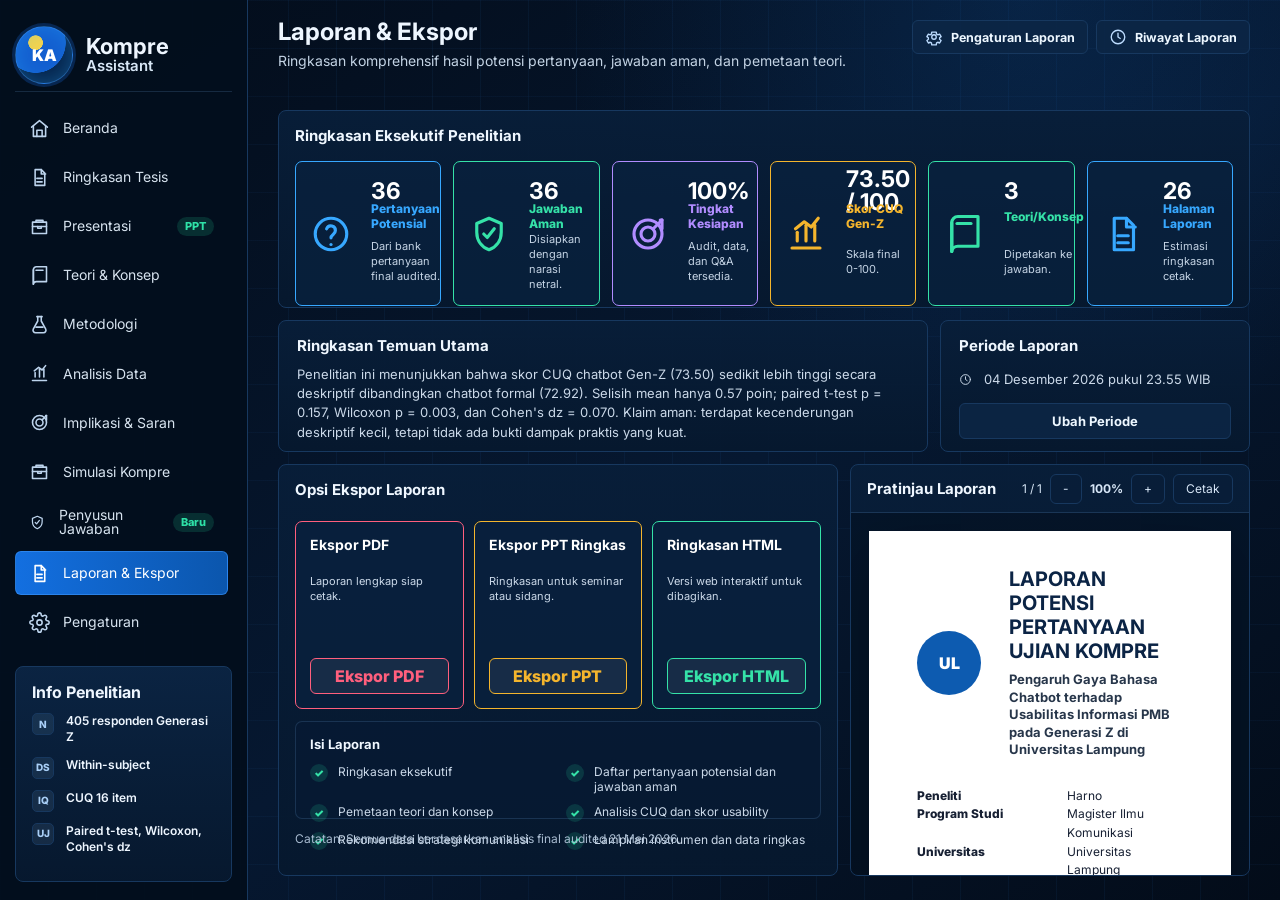
<file: 00-engine/frontend/output/laporan-ekspor.html>
﻿<!doctype html>
<html lang="id">
<head>
  <meta charset="utf-8">
  <meta name="viewport" content="width=device-width, initial-scale=1">
  <title>Laporan & Ekspor - Kompre Harno</title>
  <meta name="description" content="Laporan dan ekspor hasil kompre berbasis data final audited.">
  <link rel="preconnect" href="https://fonts.googleapis.com">
  <link rel="preconnect" href="https://fonts.gstatic.com" crossorigin>
  <link href="https://fonts.googleapis.com/css2?family=Inter:wght@400;500;600;700;800;900&display=swap" rel="stylesheet">
  <link rel="stylesheet" href="app.css?v=20260523-report-modals">
</head>
<body>
  <svg class="svg-sprite" aria-hidden="true">
    <symbol id="i-home" viewBox="0 0 24 24"><path d="M3 10.5 12 3l9 7.5"/><path d="M5 9.5V21h14V9.5"/><path d="M9 21v-7h6v7"/></symbol>
    <symbol id="i-doc" viewBox="0 0 24 24"><path d="M7 3h7l4 4v14H7z"/><path d="M14 3v5h5"/><path d="M9 13h6M9 17h6"/></symbol>
    <symbol id="i-brief" viewBox="0 0 24 24"><path d="M8 7V5h8v2"/><path d="M4 7h16v13H4z"/><path d="M4 12h16"/><path d="M10 12v2h4v-2"/></symbol>
    <symbol id="i-help" viewBox="0 0 24 24"><circle cx="12" cy="12" r="9"/><path d="M9.5 9a2.6 2.6 0 0 1 5 1.2c0 2-2.5 2.1-2.5 4"/><path d="M12 18h.01"/></symbol>
    <symbol id="i-flask" viewBox="0 0 24 24"><path d="M9 3h6"/><path d="M10 3v5l-5 9a3 3 0 0 0 2.6 4.5h8.8A3 3 0 0 0 19 17l-5-9V3"/><path d="M8 15h8"/></symbol>
    <symbol id="i-chart" viewBox="0 0 24 24"><path d="M4 20h16"/><path d="M7 16v-5"/><path d="M12 16V7"/><path d="M17 16v-9"/><path d="m6 9 5-4 4 3 4-5"/></symbol>
    <symbol id="i-target" viewBox="0 0 24 24"><circle cx="12" cy="12" r="8"/><circle cx="12" cy="12" r="4"/><path d="m15 9 5-5"/><path d="M19 4h1v5"/></symbol>
    <symbol id="i-shield" viewBox="0 0 24 24"><path d="M12 3 5 6v5c0 5 3 8.5 7 10 4-1.5 7-5 7-10V6z"/><path d="m9 12 2 2 4-5"/></symbol>
    <symbol id="i-book" viewBox="0 0 24 24"><path d="M5 5.5A3.5 3.5 0 0 1 8.5 2H20v17H8.5A3.5 3.5 0 0 0 5 22z"/><path d="M5 5.5V22"/><path d="M8 6h8"/></symbol>
    <symbol id="i-download" viewBox="0 0 24 24"><path d="M12 3v12"/><path d="m7 10 5 5 5-5"/><path d="M5 21h14"/></symbol>
    <symbol id="i-settings" viewBox="0 0 24 24"><circle cx="12" cy="12" r="3"/><path d="M19.4 15a8 8 0 0 0 .1-2l2-1.5-2-3.4-2.4 1a8 8 0 0 0-1.7-1L15 5.5h-6l-.4 2.6a8 8 0 0 0-1.7 1l-2.4-1-2 3.4 2 1.5a8 8 0 0 0 .1 2l-2.1 1.6 2 3.4 2.5-1a8 8 0 0 0 1.6.9l.4 2.6h6l.4-2.6a8 8 0 0 0 1.6-.9l2.5 1 2-3.4z"/></symbol>
    <symbol id="i-clock" viewBox="0 0 24 24"><circle cx="12" cy="12" r="9"/><path d="M12 7v5l3 2"/></symbol>
    <symbol id="i-check" viewBox="0 0 24 24"><path d="m5 12 4 4L19 6"/></symbol>
    <symbol id="i-x" viewBox="0 0 24 24"><path d="M6 6l12 12M6 18 18 6"/></symbol>
    <symbol id="i-trash" viewBox="0 0 24 24"><path d="M3 6h18"/><path d="M8 6V4a2 2 0 0 1 2-2h4a2 2 0 0 1 2 2v2"/><path d="M19 6v14a2 2 0 0 1-2 2H7a2 2 0 0 1-2-2V6"/><path d="M10 11v6M14 11v6"/></symbol>
    <symbol id="i-calendar" viewBox="0 0 24 24"><rect x="3" y="4" width="18" height="18" rx="2"/><path d="M16 2v4M8 2v4M3 10h18"/></symbol>
    <symbol id="i-print" viewBox="0 0 24 24"><path d="M6 9V2h12v7"/><rect x="2" y="9" width="20" height="9" rx="1"/><path d="M6 14h12v8H6z"/></symbol>
        <symbol id="i-cog" viewBox="0 0 24 24"><circle cx="12" cy="12" r="3"/><path d="M19.4 15a1.65 1.65 0 0 0 .33 1.82l.06.06a2 2 0 1 1-2.83 2.83l-.06-.06a1.65 1.65 0 0 0-1.82-.33 1.65 1.65 0 0 0-1 1.51V21a2 2 0 1 1-4 0v-.09a1.65 1.65 0 0 0-1-1.51 1.65 1.65 0 0 0-1.82.33l-.06.06a2 2 0 1 1-2.83-2.83l.06-.06a1.65 1.65 0 0 0 .33-1.82 1.65 1.65 0 0 0-1.51-1H3a2 2 0 1 1 0-4h.09a1.65 1.65 0 0 0 1.51-1 1.65 1.65 0 0 0-.33-1.82l-.06-.06a2 2 0 1 1 2.83-2.83l.06.06a1.65 1.65 0 0 0 1.82.33h.01a1.65 1.65 0 0 0 1-1.51V3a2 2 0 1 1 4 0v.09a1.65 1.65 0 0 0 1 1.51 1.65 1.65 0 0 0 1.82-.33l.06-.06a2 2 0 1 1 2.83 2.83l-.06.06a1.65 1.65 0 0 0-.33 1.82v.01a1.65 1.65 0 0 0 1.51 1H21a2 2 0 1 1 0 4h-.09a1.65 1.65 0 0 0-1.51 1z"/></symbol>
  </svg>

  <div class="app-shell">
    <aside class="sidebar" aria-label="Navigasi laporan">
      <div class="brand-block">
        <div class="brand-mark">KA</div>
        <div>
          <strong>Kompre</strong>
          <b>Assistant</b>
        </div>
      </div>
      <nav class="nav-list">
        <a href="index.html"><svg><use href="#i-home"></use></svg>Beranda</a>
        <a href="tesis-viewer.html"><svg><use href="#i-doc"></use></svg>Ringkasan Tesis</a>
        <a href="presentasi.html"><svg><use href="#i-brief"></use></svg>Presentasi <span class="pill">PPT</span></a>
        <a href="teori-konsep.html"><svg><use href="#i-book"></use></svg>Teori & Konsep</a>
        <a href="metodologi.html"><svg><use href="#i-flask"></use></svg>Metodologi</a>
        <a href="analisis-data.html"><svg><use href="#i-chart"></use></svg>Analisis Data</a>
        <a href="implikasi-saran.html"><svg><use href="#i-target"></use></svg>Implikasi & Saran</a>
        <a href="simulasi-kompre.html"><svg><use href="#i-brief"></use></svg>Simulasi Kompre</a>
        <a href="jawaban-aman.html"><svg><use href="#i-shield"></use></svg>Penyusun Jawaban <span class="pill">Baru</span></a>
        <a class="active" href="laporan-ekspor.html"><svg><use href="#i-doc"></use></svg>Laporan & Ekspor</a>
        <a href="index.html#overview"><svg><use href="#i-cog"></use></svg>Pengaturan</a>
      </nav>

      <section class="research-card">
        <h3>Info Penelitian</h3>
        <div id="reportInfo"></div>
      </section>
    </aside>

    <main class="report-content">
      <header class="report-topbar">
        <div>
          <h1>Laporan & Ekspor</h1>
          <p>Ringkasan komprehensif hasil potensi pertanyaan, jawaban aman, dan pemetaan teori.</p>
        </div>
        <div class="analysis-actions">
          <button class="action-btn" id="btnReportSettings" type="button"><svg><use href="#i-settings"></use></svg>Pengaturan Laporan</button>
          <button class="action-btn" id="btnReportHistory" type="button"><svg><use href="#i-clock"></use></svg>Riwayat Laporan</button>
        </div>
      </header>

      <section class="panel report-executive">
        <h2>Ringkasan Eksekutif Penelitian</h2>
        <div class="report-metrics">
          <article class="report-metric blue"><svg><use href="#i-help"></use></svg><strong id="metricQuestions">-</strong><span>Pertanyaan Potensial</span><p>Dari bank pertanyaan final audited.</p></article>
          <article class="report-metric green"><svg><use href="#i-shield"></use></svg><strong id="metricSafe">-</strong><span>Jawaban Aman</span><p>Disiapkan dengan narasi netral.</p></article>
          <article class="report-metric purple"><svg><use href="#i-target"></use></svg><strong id="metricReady">-</strong><span>Tingkat Kesiapan</span><p>Audit, data, dan Q&A tersedia.</p></article>
          <article class="report-metric gold"><svg><use href="#i-chart"></use></svg><strong id="metricCuq">-</strong><span>Skor CUQ Gen-Z</span><p>Skala final 0-100.</p></article>
          <article class="report-metric green"><svg><use href="#i-book"></use></svg><strong id="metricTheory">-</strong><span>Teori/Konsep</span><p>Dipetakan ke jawaban.</p></article>
          <article class="report-metric blue"><svg><use href="#i-doc"></use></svg><strong id="metricPages">-</strong><span>Halaman Laporan</span><p>Estimasi ringkasan cetak.</p></article>
        </div>
      </section>

      <section class="report-summary-row">
        <article class="panel report-finding">
          <h2>Ringkasan Temuan Utama</h2>
          <p id="executiveSummary">Memuat ringkasan...</p>
        </article>
        <aside class="panel report-period">
          <h2>Periode Laporan</h2>
          <p><svg><use href="#i-clock"></use></svg><span id="reportPeriod">-</span></p>
          <button class="action-btn" id="btnReportPeriod" type="button">Ubah Periode</button>
        </aside>
      </section>

      <section class="report-main-grid">
        <aside class="panel report-options">
          <h2>Opsi Ekspor Laporan</h2>
          <div class="export-option-grid">
            <article class="export-option pdf"><b>Ekspor PDF</b><p>Laporan lengkap siap cetak.</p><button id="exportPdfCard">Ekspor PDF</button></article>
            <article class="export-option ppt"><b>Ekspor PPT Ringkas</b><p>Ringkasan untuk seminar atau sidang.</p><button id="exportPptCard">Ekspor PPT</button></article>
            <article class="export-option html"><b>Ringkasan HTML</b><p>Versi web interaktif untuk dibagikan.</p><button id="exportHtmlCard">Ekspor HTML</button></article>
          </div>
          <div class="report-contents">
            <h3>Isi Laporan</h3>
            <ul id="reportContents"></ul>
          </div>
          <p class="report-note">Catatan: Semua data berdasarkan analisis final audited 21 Mei 2026.</p>
        </aside>

        <article class="panel report-preview-panel">
          <div class="report-preview-head">
            <h2>Pratinjau Laporan</h2>
            <div class="report-preview-controls"><span>1 / 1</span><button>-</button><b>100%</b><button>+</button><button id="exportReportPdf">Cetak</button></div>
          </div>
          <div id="reportPreview" class="report-preview"></div>
        </article>
      </section>
    </main>
  </div>

  <!-- ============== Modal: Pengaturan Laporan ============== -->
  <div id="reportSettingsModal" class="report-modal" hidden aria-hidden="true">
    <div class="report-modal-backdrop" data-close="1"></div>
    <article class="report-modal-card" role="dialog" aria-modal="true" aria-labelledby="reportSettingsTitle">
      <header class="report-modal-head">
        <div>
          <h2 id="reportSettingsTitle"><svg><use href="#i-settings"></use></svg>Pengaturan Laporan</h2>
          <p>Atur format default, identitas, dan konten laporan untuk dicetak.</p>
        </div>
        <button class="report-modal-close" data-close="1" type="button" aria-label="Tutup"><svg><use href="#i-x"></use></svg></button>
      </header>
      <div class="report-modal-body">
        <form id="reportSettingsForm" class="report-form">
          <fieldset>
            <legend>Format Default</legend>
            <div class="report-form-row">
              <label><input type="radio" name="format" value="pdf"><span>PDF</span></label>
              <label><input type="radio" name="format" value="html"><span>HTML</span></label>
              <label><input type="radio" name="format" value="ppt"><span>PPT (Ringkas TXT)</span></label>
            </div>
            <div class="report-form-grid-2">
              <label class="report-field">
                <span>Ukuran Kertas</span>
                <select name="paper">
                  <option value="A4">A4 (210 x 297 mm)</option>
                  <option value="Letter">Letter (8.5 x 11 in)</option>
                  <option value="A5">A5 (148 x 210 mm)</option>
                </select>
              </label>
              <label class="report-field">
                <span>Orientasi</span>
                <select name="orientation">
                  <option value="portrait">Portrait</option>
                  <option value="landscape">Landscape</option>
                </select>
              </label>
              <label class="report-field">
                <span>Margin</span>
                <select name="margin">
                  <option value="normal">Normal (20 mm)</option>
                  <option value="narrow">Narrow (12 mm)</option>
                  <option value="wide">Wide (30 mm)</option>
                </select>
              </label>
            </div>
          </fieldset>

          <fieldset>
            <legend>Identitas Mahasiswa</legend>
            <div class="report-form-grid-2">
              <label class="report-field"><span>Nama</span><input type="text" name="name" placeholder="Nama lengkap"></label>
              <label class="report-field"><span>NPM</span><input type="text" name="npm" placeholder="2226031036"></label>
              <label class="report-field"><span>Program Studi</span><input type="text" name="prodi" placeholder="Magister Ilmu Komunikasi"></label>
              <label class="report-field"><span>Pembimbing</span><input type="text" name="pembimbing" placeholder="Nama pembimbing"></label>
            </div>
            <div class="report-form-row">
              <label class="report-toggle"><input type="checkbox" name="showName"><span>Tampilkan nama mahasiswa</span></label>
              <label class="report-toggle"><input type="checkbox" name="showNpm"><span>Tampilkan NPM</span></label>
              <label class="report-toggle"><input type="checkbox" name="showProdi"><span>Tampilkan program studi</span></label>
              <label class="report-toggle"><input type="checkbox" name="showPembimbing"><span>Tampilkan pembimbing</span></label>
            </div>
          </fieldset>

          <fieldset>
            <legend>Konten Tambahan</legend>
            <div class="report-form-row">
              <label class="report-toggle"><input type="checkbox" name="watermark"><span>Sertakan watermark "DRAFT"</span></label>
              <label class="report-toggle"><input type="checkbox" name="footer"><span>Footer halaman</span></label>
              <label class="report-toggle"><input type="checkbox" name="dateStamp"><span>Tanggal cetak otomatis</span></label>
              <label class="report-toggle"><input type="checkbox" name="lockHash"><span>SHA256 lock manifest</span></label>
              <label class="report-toggle"><input type="checkbox" name="toc"><span>Daftar isi</span></label>
            </div>
          </fieldset>

          <fieldset>
            <legend>Lampiran Statistik</legend>
            <div class="report-form-row">
              <label class="report-toggle"><input type="checkbox" name="lampProfile"><span>Tabel 4.2 profil responden</span></label>
              <label class="report-toggle"><input type="checkbox" name="lampDist"><span>Distribusi kategori skor</span></label>
              <label class="report-toggle"><input type="checkbox" name="lampClusters"><span>Tabel 4.3-4.8 klaster CUQ</span></label>
              <label class="report-toggle"><input type="checkbox" name="lampQA"><span>Daftar 125 pertanyaan kompre</span></label>
            </div>
          </fieldset>
        </form>
      </div>
      <footer class="report-modal-foot">
        <button class="action-btn report-btn-ghost" id="reportSettingsReset" type="button"><svg><use href="#i-clock"></use></svg>Reset ke Default</button>
        <span class="report-modal-spacer"></span>
        <button class="action-btn report-btn-primary" id="reportSettingsSave" type="button"><svg><use href="#i-check"></use></svg>Simpan Pengaturan</button>
      </footer>
    </article>
  </div>

  <!-- ============== Modal: Periode Laporan ============== -->
  <div id="reportPeriodModal" class="report-modal" hidden aria-hidden="true">
    <div class="report-modal-backdrop" data-close="1"></div>
    <article class="report-modal-card report-modal-medium" role="dialog" aria-modal="true" aria-labelledby="reportPeriodTitle">
      <header class="report-modal-head">
        <div>
          <h2 id="reportPeriodTitle"><svg><use href="#i-calendar"></use></svg>Periode Laporan</h2>
          <p>Atur cakupan periode penelitian dan tanggal cetak laporan.</p>
        </div>
        <button class="report-modal-close" data-close="1" type="button" aria-label="Tutup"><svg><use href="#i-x"></use></svg></button>
      </header>
      <div class="report-modal-body">
        <form id="reportPeriodForm" class="report-form">
          <fieldset>
            <legend>Periode Pengumpulan Data</legend>
            <div class="report-form-grid-2">
              <label class="report-field"><span>Mulai</span><input type="date" name="dataStart"></label>
              <label class="report-field"><span>Selesai</span><input type="date" name="dataEnd"></label>
            </div>
          </fieldset>

          <fieldset>
            <legend>Tanggal Penting</legend>
            <div class="report-form-grid-2">
              <label class="report-field"><span>Tanggal Lock Tesis</span><input type="date" name="lockDate" readonly></label>
              <label class="report-field"><span>Tanggal Cetak Laporan</span><input type="date" name="printDate"></label>
              <label class="report-field"><span>Tanggal Sidang Kompre</span><input type="date" name="sidangDate"></label>
              <label class="report-field"><span>Periode Akademik</span><input type="text" name="academicPeriod" placeholder="Genap 2025/2026"></label>
            </div>
          </fieldset>

          <div class="report-period-preview" id="reportPeriodPreview">Memuat preview...</div>
        </form>
      </div>
      <footer class="report-modal-foot">
        <button class="action-btn report-btn-ghost" id="reportPeriodReset" type="button"><svg><use href="#i-clock"></use></svg>Reset</button>
        <span class="report-modal-spacer"></span>
        <button class="action-btn report-btn-primary" id="reportPeriodSave" type="button"><svg><use href="#i-check"></use></svg>Simpan Periode</button>
      </footer>
    </article>
  </div>

  <!-- ============== Modal: Riwayat Laporan ============== -->
  <div id="reportHistoryModal" class="report-modal" hidden aria-hidden="true">
    <div class="report-modal-backdrop" data-close="1"></div>
    <article class="report-modal-card" role="dialog" aria-modal="true" aria-labelledby="reportHistoryTitle">
      <header class="report-modal-head">
        <div>
          <h2 id="reportHistoryTitle"><svg><use href="#i-clock"></use></svg>Riwayat Laporan</h2>
          <p id="reportHistoryMeta">0 entri tersimpan</p>
        </div>
        <button class="report-modal-close" data-close="1" type="button" aria-label="Tutup"><svg><use href="#i-x"></use></svg></button>
      </header>
      <div class="report-modal-body">
        <div id="reportHistoryEmpty" class="report-history-empty" hidden>
          <svg><use href="#i-clock"></use></svg>
          <p>Belum ada riwayat ekspor laporan.</p>
          <small>Riwayat akan otomatis tersimpan setiap kali Anda mengekspor laporan dari halaman ini.</small>
        </div>
        <div class="report-history-table-wrap">
          <table class="report-history-table" id="reportHistoryTable">
            <thead>
              <tr>
                <th>#</th>
                <th>Tanggal</th>
                <th>Format</th>
                <th>Nama File</th>
                <th>Periode</th>
                <th>Aksi</th>
              </tr>
            </thead>
            <tbody id="reportHistoryBody"></tbody>
          </table>
        </div>
      </div>
      <footer class="report-modal-foot">
        <button class="action-btn report-btn-danger" id="reportHistoryClear" type="button"><svg><use href="#i-trash"></use></svg>Hapus Semua Riwayat</button>
      </footer>
    </article>
  </div>

  <script src="laporan-ekspor.js?v=20260523-report-modals"></script>
</body>
</html>
</file>
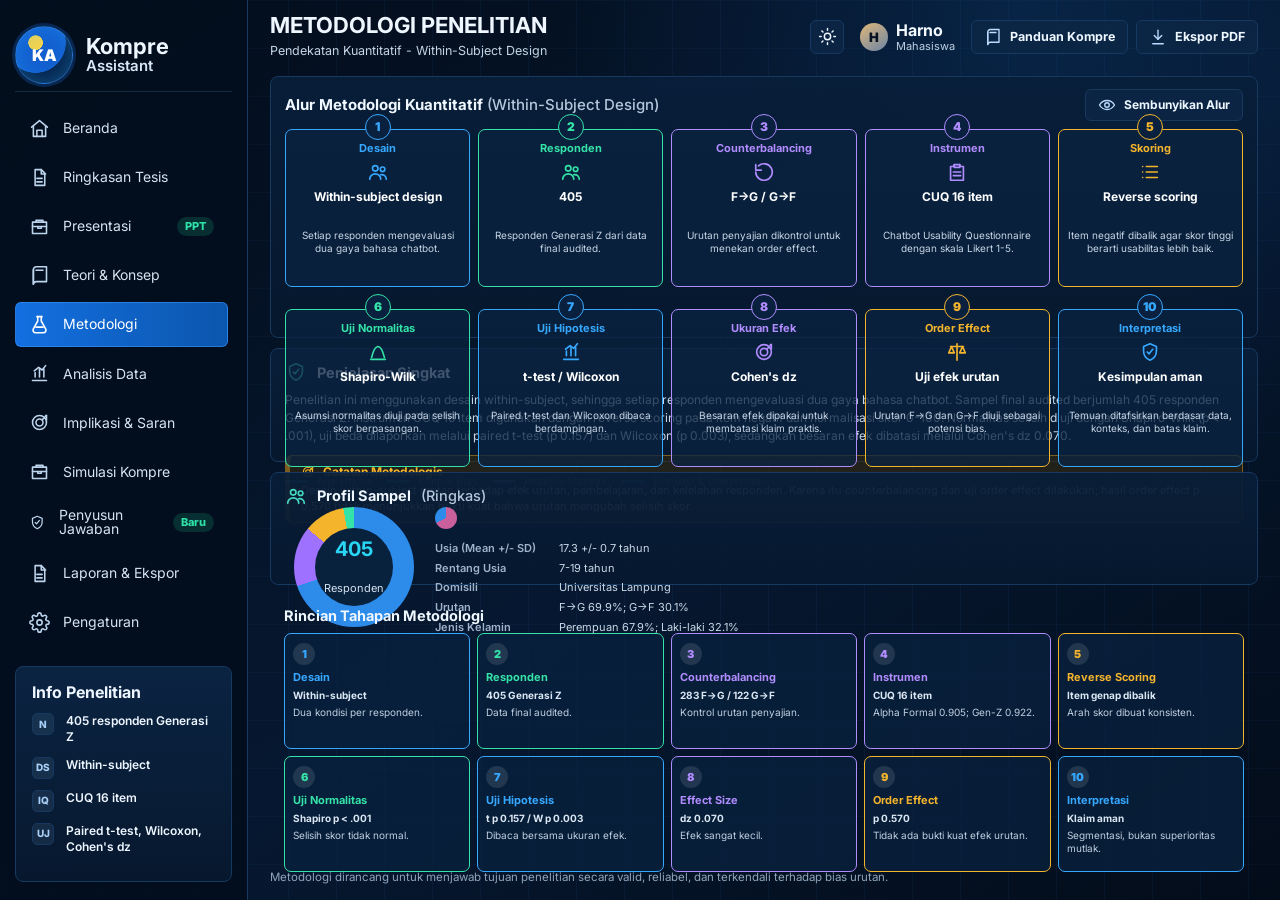
<file: 00-engine/frontend/output/metodologi.html>
﻿<!doctype html>
<html lang="id">
<head>
  <meta charset="utf-8">
  <meta name="viewport" content="width=device-width, initial-scale=1">
  <title>Metodologi Penelitian - Kompre Harno</title>
  <meta name="description" content="Halaman metodologi penelitian kuantitatif berbasis data final audited.">
  <link rel="preconnect" href="https://fonts.googleapis.com">
  <link rel="preconnect" href="https://fonts.gstatic.com" crossorigin>
  <link href="https://fonts.googleapis.com/css2?family=Inter:wght@400;500;600;700;800;900&display=swap" rel="stylesheet">
  <link rel="stylesheet" href="app.css?v=20260521-methodology-fit">
</head>
<body>
  <svg class="svg-sprite" aria-hidden="true">
    <symbol id="i-home" viewBox="0 0 24 24"><path d="M3 10.5 12 3l9 7.5"/><path d="M5 9.5V21h14V9.5"/><path d="M9 21v-7h6v7"/></symbol>
    <symbol id="i-doc" viewBox="0 0 24 24"><path d="M7 3h7l4 4v14H7z"/><path d="M14 3v5h5"/><path d="M9 13h6M9 17h6"/></symbol>
    <symbol id="i-brief" viewBox="0 0 24 24"><path d="M8 7V5h8v2"/><path d="M4 7h16v13H4z"/><path d="M4 12h16"/><path d="M10 12v2h4v-2"/></symbol>
    <symbol id="i-help" viewBox="0 0 24 24"><circle cx="12" cy="12" r="9"/><path d="M9.5 9a2.6 2.6 0 0 1 5 1.2c0 2-2.5 2.1-2.5 4"/><path d="M12 18h.01"/></symbol>
    <symbol id="i-flask" viewBox="0 0 24 24"><path d="M9 3h6"/><path d="M10 3v5l-5 9a3 3 0 0 0 2.6 4.5h8.8A3 3 0 0 0 19 17l-5-9V3"/><path d="M8 15h8"/></symbol>
    <symbol id="i-chart" viewBox="0 0 24 24"><path d="M4 20h16"/><path d="M7 16v-5"/><path d="M12 16V7"/><path d="M17 16v-9"/><path d="m6 9 5-4 4 3 4-5"/></symbol>
    <symbol id="i-target" viewBox="0 0 24 24"><circle cx="12" cy="12" r="8"/><circle cx="12" cy="12" r="4"/><path d="m15 9 5-5"/><path d="M19 4h1v5"/></symbol>
    <symbol id="i-shield" viewBox="0 0 24 24"><path d="M12 3 5 6v5c0 5 3 8.5 7 10 4-1.5 7-5 7-10V6z"/><path d="m9 12 2 2 4-5"/></symbol>
    <symbol id="i-users" viewBox="0 0 24 24"><circle cx="9" cy="8" r="3"/><path d="M3 20a6 6 0 0 1 12 0"/><circle cx="17" cy="9" r="2.5"/><path d="M15 15a5 5 0 0 1 6 5"/></symbol>
    <symbol id="i-clipboard" viewBox="0 0 24 24"><path d="M9 4h6l1 2h3v15H5V6h3z"/><path d="M9 4v3h6V4"/><path d="M8 12h8M8 16h8"/></symbol>
    <symbol id="i-book" viewBox="0 0 24 24"><path d="M5 5.5A3.5 3.5 0 0 1 8.5 2H20v17H8.5A3.5 3.5 0 0 0 5 22z"/><path d="M5 5.5V22"/><path d="M8 6h8"/></symbol>
    <symbol id="i-sun" viewBox="0 0 24 24"><circle cx="12" cy="12" r="4"/><path d="M12 2v2M12 20v2M2 12h2M20 12h2M4.9 4.9l1.4 1.4M17.7 17.7l1.4 1.4M19.1 4.9l-1.4 1.4M6.3 17.7l-1.4 1.4"/></symbol>
    <symbol id="i-download" viewBox="0 0 24 24"><path d="M12 3v12"/><path d="m7 10 5 5 5-5"/><path d="M5 21h14"/></symbol>
    <symbol id="i-reset" viewBox="0 0 24 24"><path d="M3 12a9 9 0 1 0 3-6.7"/><path d="M3 4v6h6"/></symbol>
    <symbol id="i-eye" viewBox="0 0 24 24"><path d="M2 12s3.5-6 10-6 10 6 10 6-3.5 6-10 6S2 12 2 12z"/><circle cx="12" cy="12" r="3"/></symbol>
    <symbol id="i-list" viewBox="0 0 24 24"><path d="M8 6h12M8 12h12M8 18h12"/><path d="M4 6h.01M4 12h.01M4 18h.01"/></symbol>
    <symbol id="i-curve" viewBox="0 0 24 24"><path d="M4 20h16"/><path d="M5 18c4-16 10-16 14 0"/></symbol>
    <symbol id="i-balance" viewBox="0 0 24 24"><path d="M12 3v18"/><path d="M5 6h14"/><path d="m6 6-3 7h6z"/><path d="m18 6-3 7h6z"/></symbol>
        <symbol id="i-cog" viewBox="0 0 24 24"><circle cx="12" cy="12" r="3"/><path d="M19.4 15a1.65 1.65 0 0 0 .33 1.82l.06.06a2 2 0 1 1-2.83 2.83l-.06-.06a1.65 1.65 0 0 0-1.82-.33 1.65 1.65 0 0 0-1 1.51V21a2 2 0 1 1-4 0v-.09a1.65 1.65 0 0 0-1-1.51 1.65 1.65 0 0 0-1.82.33l-.06.06a2 2 0 1 1-2.83-2.83l.06-.06a1.65 1.65 0 0 0 .33-1.82 1.65 1.65 0 0 0-1.51-1H3a2 2 0 1 1 0-4h.09a1.65 1.65 0 0 0 1.51-1 1.65 1.65 0 0 0-.33-1.82l-.06-.06a2 2 0 1 1 2.83-2.83l.06.06a1.65 1.65 0 0 0 1.82.33h.01a1.65 1.65 0 0 0 1-1.51V3a2 2 0 1 1 4 0v.09a1.65 1.65 0 0 0 1 1.51 1.65 1.65 0 0 0 1.82-.33l.06-.06a2 2 0 1 1 2.83 2.83l-.06.06a1.65 1.65 0 0 0-.33 1.82v.01a1.65 1.65 0 0 0 1.51 1H21a2 2 0 1 1 0 4h-.09a1.65 1.65 0 0 0-1.51 1z"/></symbol>
  </svg>

  <div class="app-shell">
    <aside class="sidebar" aria-label="Navigasi metodologi">
      <div class="brand-block">
        <div class="brand-mark">KA</div>
        <div>
          <strong>Kompre</strong>
          <b>Assistant</b>
        </div>
      </div>

      <nav class="nav-list">
        <a href="index.html"><svg><use href="#i-home"></use></svg>Beranda</a>
        <a href="tesis-viewer.html"><svg><use href="#i-doc"></use></svg>Ringkasan Tesis</a>
        <a href="presentasi.html"><svg><use href="#i-brief"></use></svg>Presentasi <span class="pill">PPT</span></a>
        <a href="teori-konsep.html"><svg><use href="#i-book"></use></svg>Teori & Konsep</a>
        <a class="active" href="metodologi.html"><svg><use href="#i-flask"></use></svg>Metodologi</a>
        <a href="analisis-data.html"><svg><use href="#i-chart"></use></svg>Analisis Data</a>
        <a href="implikasi-saran.html"><svg><use href="#i-target"></use></svg>Implikasi & Saran</a>
        <a href="simulasi-kompre.html"><svg><use href="#i-brief"></use></svg>Simulasi Kompre</a>
        <a href="jawaban-aman.html"><svg><use href="#i-shield"></use></svg>Penyusun Jawaban <span class="pill">Baru</span></a>
        <a href="laporan-ekspor.html"><svg><use href="#i-doc"></use></svg>Laporan & Ekspor</a>
        <a href="index.html#overview"><svg><use href="#i-cog"></use></svg>Pengaturan</a>
      </nav>

      <section class="research-card">
        <h3>Info Penelitian</h3>
        <div id="methodInfo"></div>
      </section>
    </aside>

    <main class="method-content">
      <header class="method-topbar">
        <div class="method-title">
          <h1>METODOLOGI PENELITIAN</h1>
          <p>Pendekatan Kuantitatif - Within-Subject Design</p>
        </div>
        <div class="analysis-actions">
          <button class="icon-only" type="button" aria-label="Mode tampilan"><svg><use href="#i-sun"></use></svg></button>
          <div class="user-chip"><span class="avatar">H</span><span><b>Harno</b><small>Mahasiswa</small></span></div>
          <a class="action-btn" href="index.html#questions"><svg><use href="#i-book"></use></svg>Panduan Kompre</a>
          <button id="exportMethodPdf" class="action-btn" type="button"><svg><use href="#i-download"></use></svg>Ekspor PDF</button>
        </div>
      </header>

      <section class="panel methodology-flow-panel">
        <div class="method-section-head">
          <h2>Alur Metodologi Kuantitatif <span>(Within-Subject Design)</span></h2>
          <button id="toggleFlowBtn" class="action-btn" type="button"><svg><use href="#i-eye"></use></svg>Sembunyikan Alur</button>
        </div>
        <div id="methodFlowCards" class="method-flow-cards"></div>
        <div class="flow-legend">
          <span><i class="cyan"></i>Alur Utama</span>
          <span><i class="green"></i>Kontrol Bias</span>
          <span><i class="purple"></i>Analisis Statistik</span>
          <span><i class="blue"></i>Evaluasi & Interpretasi</span>
        </div>
      </section>

      <section class="method-middle">
        <article class="panel method-explain">
          <h2><svg><use href="#i-shield"></use></svg>Penjelasan Singkat</h2>
          <p id="methodSummary">Memuat ringkasan metodologi...</p>
          <div class="method-warning">
            <b><svg><use href="#i-target"></use></svg>Catatan Metodologis</b>
            <p id="methodWarning">Memuat catatan kehati-hatian...</p>
          </div>
        </article>

        <article class="panel profile-panel">
          <h2><svg><use href="#i-users"></use></svg>Profil Sampel <span>(Ringkas)</span></h2>
          <div class="profile-grid">
            <div id="profileRing" class="profile-ring"><div><strong id="profileN">405</strong><span>Responden</span></div></div>
            <div>
              <span id="genderMiniRing" class="gender-mini-ring"></span>
              <ul id="profileFacts" class="profile-facts"></ul>
            </div>
          </div>
        </article>
      </section>

      <section class="method-detail-section">
        <h2>Rincian Tahapan Metodologi</h2>
        <div id="methodDetailCards" class="method-detail-grid"></div>
      </section>
      <p class="method-footnote">Metodologi dirancang untuk menjawab tujuan penelitian secara valid, reliabel, dan terkendali terhadap bias urutan.</p>
    </main>
  </div>
  <script src="metodologi.js?v=20260521-methodology-fit"></script>
</body>
</html>
</file>
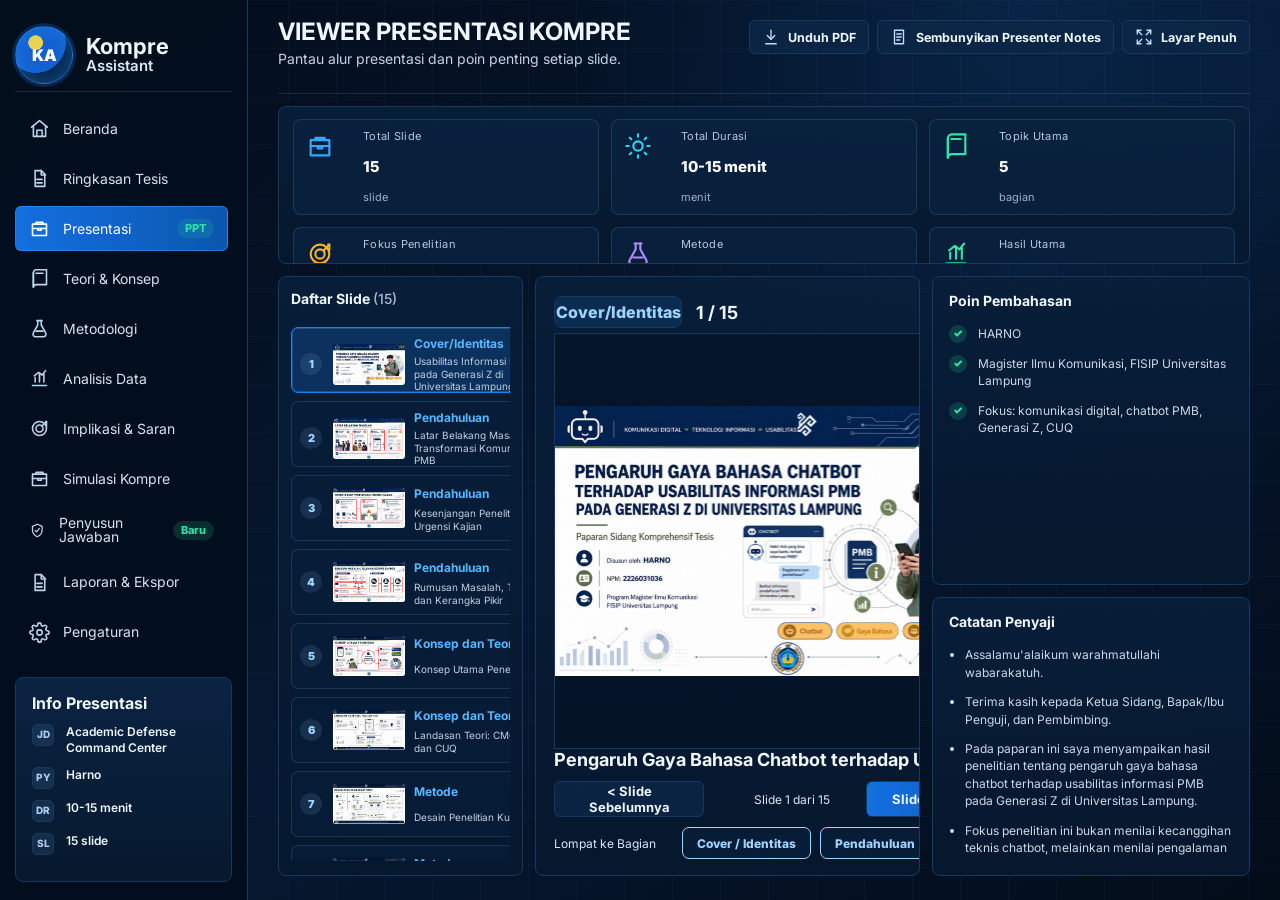
<file: 00-engine/frontend/output/presentasi.html>
﻿<!doctype html>
<html lang="id">
<head>
  <meta charset="utf-8">
  <meta name="viewport" content="width=device-width, initial-scale=1">
  <title>Viewer Presentasi Kompre - Harno</title>
  <meta name="description" content="Viewer presentasi kompre berbasis slide dan data final audited.">
  <link rel="preconnect" href="https://fonts.googleapis.com">
  <link rel="preconnect" href="https://fonts.gstatic.com" crossorigin>
  <link href="https://fonts.googleapis.com/css2?family=Inter:wght@400;500;600;700;800;900&display=swap" rel="stylesheet">
  <link rel="stylesheet" href="app.css?v=20260521-presentation">
</head>
<body>
  <svg class="svg-sprite" aria-hidden="true">
    <symbol id="i-home" viewBox="0 0 24 24"><path d="M3 10.5 12 3l9 7.5"/><path d="M5 9.5V21h14V9.5"/><path d="M9 21v-7h6v7"/></symbol>
    <symbol id="i-doc" viewBox="0 0 24 24"><path d="M7 3h7l4 4v14H7z"/><path d="M14 3v5h5"/><path d="M9 13h6M9 17h6"/></symbol>
    <symbol id="i-brief" viewBox="0 0 24 24"><path d="M8 7V5h8v2"/><path d="M4 7h16v13H4z"/><path d="M4 12h16"/><path d="M10 12v2h4v-2"/></symbol>
    <symbol id="i-help" viewBox="0 0 24 24"><circle cx="12" cy="12" r="9"/><path d="M9.5 9a2.6 2.6 0 0 1 5 1.2c0 2-2.5 2.1-2.5 4"/><path d="M12 18h.01"/></symbol>
    <symbol id="i-flask" viewBox="0 0 24 24"><path d="M9 3h6"/><path d="M10 3v5l-5 9a3 3 0 0 0 2.6 4.5h8.8A3 3 0 0 0 19 17l-5-9V3"/><path d="M8 15h8"/></symbol>
    <symbol id="i-chart" viewBox="0 0 24 24"><path d="M4 20h16"/><path d="M7 16v-5"/><path d="M12 16V7"/><path d="M17 16v-9"/><path d="m6 9 5-4 4 3 4-5"/></symbol>
    <symbol id="i-target" viewBox="0 0 24 24"><circle cx="12" cy="12" r="8"/><circle cx="12" cy="12" r="4"/><path d="m15 9 5-5"/><path d="M19 4h1v5"/></symbol>
    <symbol id="i-shield" viewBox="0 0 24 24"><path d="M12 3 5 6v5c0 5 3 8.5 7 10 4-1.5 7-5 7-10V6z"/><path d="m9 12 2 2 4-5"/></symbol>
    <symbol id="i-users" viewBox="0 0 24 24"><circle cx="9" cy="8" r="3"/><path d="M3 20a6 6 0 0 1 12 0"/><circle cx="17" cy="9" r="2.5"/><path d="M15 15a5 5 0 0 1 6 5"/></symbol>
    <symbol id="i-book" viewBox="0 0 24 24"><path d="M5 5.5A3.5 3.5 0 0 1 8.5 2H20v17H8.5A3.5 3.5 0 0 0 5 22z"/><path d="M5 5.5V22"/><path d="M8 6h8"/></symbol>
    <symbol id="i-sun" viewBox="0 0 24 24"><circle cx="12" cy="12" r="4"/><path d="M12 2v2M12 20v2M2 12h2M20 12h2M4.9 4.9l1.4 1.4M17.7 17.7l1.4 1.4M19.1 4.9l-1.4 1.4M6.3 17.7l-1.4 1.4"/></symbol>
    <symbol id="i-download" viewBox="0 0 24 24"><path d="M12 3v12"/><path d="m7 10 5 5 5-5"/><path d="M5 21h14"/></symbol>
    <symbol id="i-expand" viewBox="0 0 24 24"><path d="M8 3H3v5"/><path d="M16 3h5v5"/><path d="M8 21H3v-5"/><path d="M16 21h5v-5"/><path d="M3 3l6 6"/><path d="M21 3l-6 6"/><path d="M3 21l6-6"/><path d="M21 21l-6-6"/></symbol>
    <symbol id="i-note" viewBox="0 0 24 24"><path d="M6 3h12v18H6z"/><path d="M9 8h6M9 12h6M9 16h4"/></symbol>
    <symbol id="i-check" viewBox="0 0 24 24"><path d="m5 12 4 4L19 6"/></symbol>
        <symbol id="i-cog" viewBox="0 0 24 24"><circle cx="12" cy="12" r="3"/><path d="M19.4 15a1.65 1.65 0 0 0 .33 1.82l.06.06a2 2 0 1 1-2.83 2.83l-.06-.06a1.65 1.65 0 0 0-1.82-.33 1.65 1.65 0 0 0-1 1.51V21a2 2 0 1 1-4 0v-.09a1.65 1.65 0 0 0-1-1.51 1.65 1.65 0 0 0-1.82.33l-.06.06a2 2 0 1 1-2.83-2.83l.06-.06a1.65 1.65 0 0 0 .33-1.82 1.65 1.65 0 0 0-1.51-1H3a2 2 0 1 1 0-4h.09a1.65 1.65 0 0 0 1.51-1 1.65 1.65 0 0 0-.33-1.82l-.06-.06a2 2 0 1 1 2.83-2.83l.06.06a1.65 1.65 0 0 0 1.82.33h.01a1.65 1.65 0 0 0 1-1.51V3a2 2 0 1 1 4 0v.09a1.65 1.65 0 0 0 1 1.51 1.65 1.65 0 0 0 1.82-.33l.06-.06a2 2 0 1 1 2.83 2.83l-.06.06a1.65 1.65 0 0 0-.33 1.82v.01a1.65 1.65 0 0 0 1.51 1H21a2 2 0 1 1 0 4h-.09a1.65 1.65 0 0 0-1.51 1z"/></symbol>
  </svg>

  <div class="app-shell">
    <aside class="sidebar" aria-label="Navigasi presentasi">
      <div class="brand-block">
        <div class="brand-mark">KA</div>
        <div>
          <strong>Kompre</strong>
          <b>Assistant</b>
        </div>
      </div>

      <nav class="nav-list">
        <a href="index.html"><svg><use href="#i-home"></use></svg>Beranda</a>
        <a href="tesis-viewer.html"><svg><use href="#i-doc"></use></svg>Ringkasan Tesis</a>
        <a class="active" href="presentasi.html"><svg><use href="#i-brief"></use></svg>Presentasi <span class="pill">PPT</span></a>
        <a href="teori-konsep.html"><svg><use href="#i-book"></use></svg>Teori & Konsep</a>
        <a href="metodologi.html"><svg><use href="#i-flask"></use></svg>Metodologi</a>
        <a href="analisis-data.html"><svg><use href="#i-chart"></use></svg>Analisis Data</a>
        <a href="implikasi-saran.html"><svg><use href="#i-target"></use></svg>Implikasi & Saran</a>
        <a href="simulasi-kompre.html"><svg><use href="#i-brief"></use></svg>Simulasi Kompre</a>
        <a href="jawaban-aman.html"><svg><use href="#i-shield"></use></svg>Penyusun Jawaban <span class="pill">Baru</span></a>
        <a href="laporan-ekspor.html"><svg><use href="#i-doc"></use></svg>Laporan & Ekspor</a>
        <a href="index.html#overview"><svg><use href="#i-cog"></use></svg>Pengaturan</a>
      </nav>

      <section class="research-card">
        <h3>Info Presentasi</h3>
        <div id="presentationInfo"></div>
      </section>
    </aside>

    <main class="presentation-content">
      <header class="presentation-topbar">
        <div>
          <h1>VIEWER PRESENTASI KOMPRE</h1>
          <p>Pantau alur presentasi dan poin penting setiap slide.</p>
        </div>
        <div class="analysis-actions">
          <button id="downloadPresentation" class="action-btn" type="button"><svg><use href="#i-download"></use></svg>Unduh PDF</button>
          <button id="toggleNotes" class="action-btn" type="button"><svg><use href="#i-note"></use></svg>Sembunyikan Presenter Notes</button>
          <button id="fullscreenBtn" class="action-btn" type="button"><svg><use href="#i-expand"></use></svg>Layar Penuh</button>
        </div>
      </header>

      <section class="panel presentation-summary">
        <article class="presentation-stat blue"><svg><use href="#i-brief"></use></svg><span>Total Slide</span><strong id="slideTotal">15</strong><small>slide</small></article>
        <article class="presentation-stat cyan"><svg><use href="#i-sun"></use></svg><span>Total Durasi</span><strong id="durationLabel">10-15</strong><small>menit</small></article>
        <article class="presentation-stat green"><svg><use href="#i-book"></use></svg><span>Topik Utama</span><strong id="topicCount">5</strong><small>bagian</small></article>
        <article class="presentation-stat gold"><svg><use href="#i-target"></use></svg><span>Fokus Penelitian</span><strong id="focusLabel">Gaya Bahasa Chatbot</strong></article>
        <article class="presentation-stat purple"><svg><use href="#i-flask"></use></svg><span>Metode</span><strong id="methodLabel">Kuantitatif</strong></article>
        <article class="presentation-stat green"><svg><use href="#i-chart"></use></svg><span>Hasil Utama</span><strong id="resultLabel">Efek kecil</strong></article>
        <div class="presentation-advice"><svg><use href="#i-help"></use></svg><span id="safeAdvice">Memuat saran aman...</span></div>
      </section>

      <section class="presentation-workspace">
        <aside class="panel slide-list-panel">
          <h2>Daftar Slide <span id="slideListTotal">(15)</span></h2>
          <div id="slideList" class="slide-list"></div>
        </aside>

        <section class="panel slide-viewer-panel">
          <div class="slide-viewer-head">
            <span id="slideBadge" class="slide-badge">Pendahuluan</span>
            <strong id="slideCounter">1 / 15</strong>
          </div>
          <div id="slideStage" class="slide-stage"></div>
          <h2 id="slideTitle" class="current-slide-title">Slide</h2>
          <div class="slide-controls">
            <button id="prevSlide" class="action-btn" type="button">&lt; Slide Sebelumnya</button>
            <div class="slide-progress-track"><i id="slideProgress"></i></div>
            <span id="slideCenterCounter">Slide 1 dari 15</span>
            <button id="nextSlide" class="action-btn primary" type="button">Slide Berikutnya &gt;</button>
          </div>
          <div class="section-jump-row">
            <span>Lompat ke Bagian</span>
            <div id="sectionJump" class="section-jump"></div>
          </div>
        </section>

        <aside class="presentation-side">
          <article class="panel points-panel">
            <h2>Poin Pembahasan</h2>
            <ul id="talkingPoints" class="talking-points"></ul>
          </article>
          <article class="panel notes-panel">
            <h2>Catatan Penyaji</h2>
            <ul id="speakerNotes" class="speaker-notes"></ul>
          </article>
        </aside>
      </section>
    </main>
  </div>
  <script src="presentasi.js?v=20260521-presentation"></script>
</body>
</html>
</file>
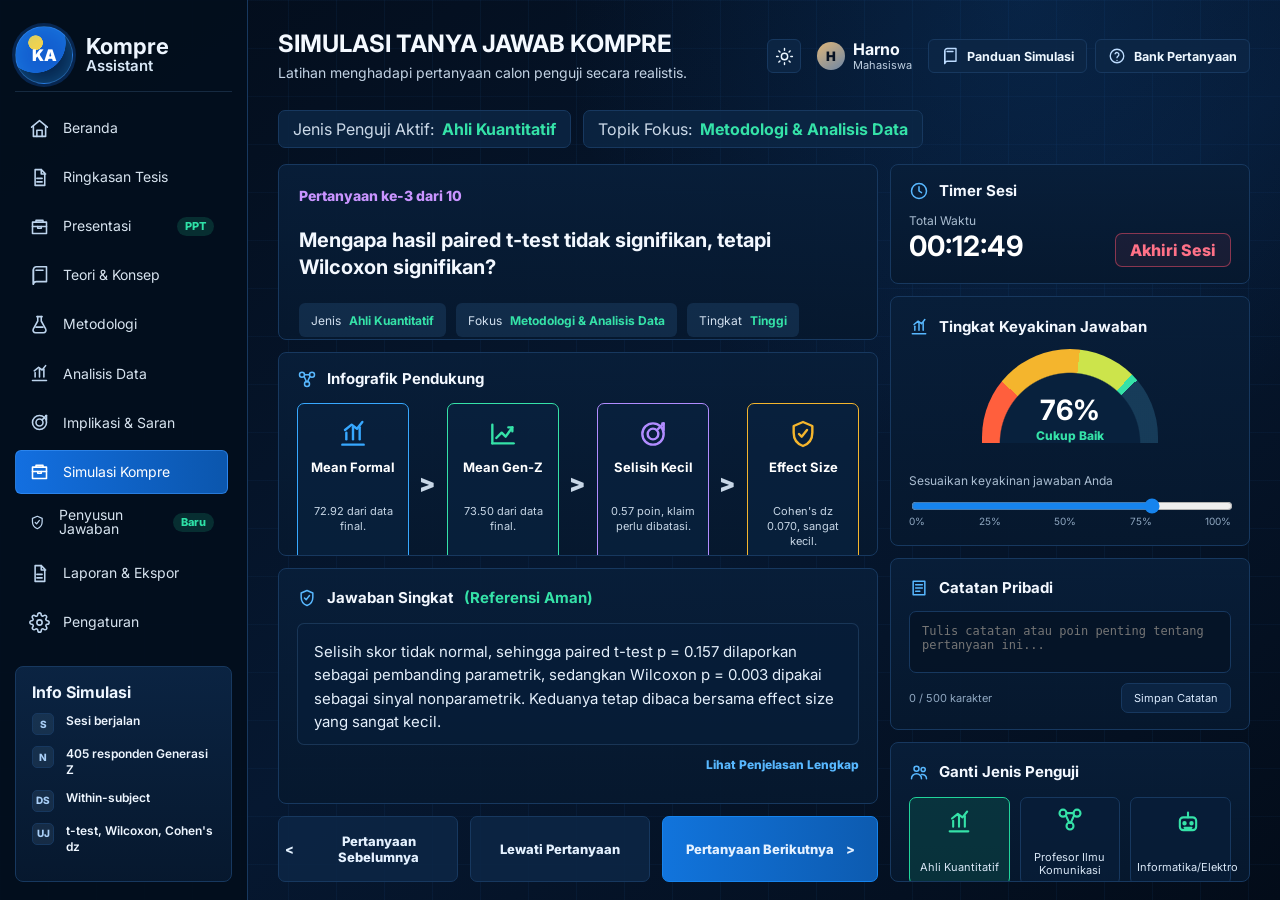
<file: 00-engine/frontend/output/simulasi-kompre.html>
﻿<!doctype html>
<html lang="id">
<head>
  <meta charset="utf-8">
  <meta name="viewport" content="width=device-width, initial-scale=1">
  <title>Simulasi Tanya Jawab Kompre - Kompre Harno</title>
  <meta name="description" content="Latihan simulasi tanya jawab kompre berbasis data final audited.">
  <link rel="preconnect" href="https://fonts.googleapis.com">
  <link rel="preconnect" href="https://fonts.gstatic.com" crossorigin>
  <link href="https://fonts.googleapis.com/css2?family=Inter:wght@400;500;600;700;800;900&display=swap" rel="stylesheet">
  <link rel="stylesheet" href="app.css?v=20260521-simulation">
</head>
<body>
  <svg class="svg-sprite" aria-hidden="true">
    <symbol id="i-home" viewBox="0 0 24 24"><path d="M3 10.5 12 3l9 7.5"/><path d="M5 9.5V21h14V9.5"/><path d="M9 21v-7h6v7"/></symbol>
    <symbol id="i-doc" viewBox="0 0 24 24"><path d="M7 3h7l4 4v14H7z"/><path d="M14 3v5h5"/><path d="M9 13h6M9 17h6"/></symbol>
    <symbol id="i-brief" viewBox="0 0 24 24"><path d="M8 7V5h8v2"/><path d="M4 7h16v13H4z"/><path d="M4 12h16"/><path d="M10 12v2h4v-2"/></symbol>
    <symbol id="i-help" viewBox="0 0 24 24"><circle cx="12" cy="12" r="9"/><path d="M9.5 9a2.6 2.6 0 0 1 5 1.2c0 2-2.5 2.1-2.5 4"/><path d="M12 18h.01"/></symbol>
    <symbol id="i-flask" viewBox="0 0 24 24"><path d="M9 3h6"/><path d="M10 3v5l-5 9a3 3 0 0 0 2.6 4.5h8.8A3 3 0 0 0 19 17l-5-9V3"/><path d="M8 15h8"/></symbol>
    <symbol id="i-chart" viewBox="0 0 24 24"><path d="M4 20h16"/><path d="M7 16v-5"/><path d="M12 16V7"/><path d="M17 16v-9"/><path d="m6 9 5-4 4 3 4-5"/></symbol>
    <symbol id="i-target" viewBox="0 0 24 24"><circle cx="12" cy="12" r="8"/><circle cx="12" cy="12" r="4"/><path d="m15 9 5-5"/><path d="M19 4h1v5"/></symbol>
    <symbol id="i-shield" viewBox="0 0 24 24"><path d="M12 3 5 6v5c0 5 3 8.5 7 10 4-1.5 7-5 7-10V6z"/><path d="m9 12 2 2 4-5"/></symbol>
    <symbol id="i-users" viewBox="0 0 24 24"><circle cx="9" cy="8" r="3"/><path d="M3 20a6 6 0 0 1 12 0"/><circle cx="17" cy="9" r="2.5"/><path d="M15 15a5 5 0 0 1 6 5"/></symbol>
    <symbol id="i-clipboard" viewBox="0 0 24 24"><path d="M9 4h6l1 2h3v15H5V6h3z"/><path d="M9 4v3h6V4"/><path d="M8 12h8M8 16h8"/></symbol>
    <symbol id="i-book" viewBox="0 0 24 24"><path d="M5 5.5A3.5 3.5 0 0 1 8.5 2H20v17H8.5A3.5 3.5 0 0 0 5 22z"/><path d="M5 5.5V22"/><path d="M8 6h8"/></symbol>
    <symbol id="i-sun" viewBox="0 0 24 24"><circle cx="12" cy="12" r="4"/><path d="M12 2v2M12 20v2M2 12h2M20 12h2M4.9 4.9l1.4 1.4M17.7 17.7l1.4 1.4M19.1 4.9l-1.4 1.4M6.3 17.7l-1.4 1.4"/></symbol>
    <symbol id="i-download" viewBox="0 0 24 24"><path d="M12 3v12"/><path d="m7 10 5 5 5-5"/><path d="M5 21h14"/></symbol>
    <symbol id="i-reset" viewBox="0 0 24 24"><path d="M3 12a9 9 0 1 0 3-6.7"/><path d="M3 4v6h6"/></symbol>
    <symbol id="i-trend" viewBox="0 0 24 24"><path d="M4 19V5"/><path d="M4 19h16"/><path d="m7 15 4-4 3 3 5-7"/><path d="M16 7h3v3"/></symbol>
    <symbol id="i-network" viewBox="0 0 24 24"><circle cx="6" cy="7" r="3"/><circle cx="18" cy="7" r="3"/><circle cx="12" cy="18" r="3"/><path d="m8.6 9.2 2.8 6.1M15.4 9.2l-2.8 6.1M9 7h6"/></symbol>
    <symbol id="i-bot" viewBox="0 0 24 24"><rect x="5" y="8" width="14" height="11" rx="3"/><path d="M12 8V4"/><circle cx="9" cy="13" r="1"/><circle cx="15" cy="13" r="1"/><path d="M9 17h6"/></symbol>
    <symbol id="i-clock" viewBox="0 0 24 24"><circle cx="12" cy="12" r="9"/><path d="M12 7v5l3 2"/></symbol>
    <symbol id="i-note" viewBox="0 0 24 24"><path d="M5 4h14v16H5z"/><path d="M8 8h8M8 12h8M8 16h5"/></symbol>
        <symbol id="i-cog" viewBox="0 0 24 24"><circle cx="12" cy="12" r="3"/><path d="M19.4 15a1.65 1.65 0 0 0 .33 1.82l.06.06a2 2 0 1 1-2.83 2.83l-.06-.06a1.65 1.65 0 0 0-1.82-.33 1.65 1.65 0 0 0-1 1.51V21a2 2 0 1 1-4 0v-.09a1.65 1.65 0 0 0-1-1.51 1.65 1.65 0 0 0-1.82.33l-.06.06a2 2 0 1 1-2.83-2.83l.06-.06a1.65 1.65 0 0 0 .33-1.82 1.65 1.65 0 0 0-1.51-1H3a2 2 0 1 1 0-4h.09a1.65 1.65 0 0 0 1.51-1 1.65 1.65 0 0 0-.33-1.82l-.06-.06a2 2 0 1 1 2.83-2.83l.06.06a1.65 1.65 0 0 0 1.82.33h.01a1.65 1.65 0 0 0 1-1.51V3a2 2 0 1 1 4 0v.09a1.65 1.65 0 0 0 1 1.51 1.65 1.65 0 0 0 1.82-.33l.06-.06a2 2 0 1 1 2.83 2.83l-.06.06a1.65 1.65 0 0 0-.33 1.82v.01a1.65 1.65 0 0 0 1.51 1H21a2 2 0 1 1 0 4h-.09a1.65 1.65 0 0 0-1.51 1z"/></symbol>
  </svg>

  <div class="app-shell">
    <aside class="sidebar" aria-label="Navigasi simulasi kompre">
      <div class="brand-block">
        <div class="brand-mark">KA</div>
        <div>
          <strong>Kompre</strong>
          <b>Assistant</b>
        </div>
      </div>

      <nav class="nav-list">
        <a href="index.html"><svg><use href="#i-home"></use></svg>Beranda</a>
        <a href="tesis-viewer.html"><svg><use href="#i-doc"></use></svg>Ringkasan Tesis</a>
        <a href="presentasi.html"><svg><use href="#i-brief"></use></svg>Presentasi <span class="pill">PPT</span></a>
        <a href="teori-konsep.html"><svg><use href="#i-book"></use></svg>Teori & Konsep</a>
        <a href="metodologi.html"><svg><use href="#i-flask"></use></svg>Metodologi</a>
        <a href="analisis-data.html"><svg><use href="#i-chart"></use></svg>Analisis Data</a>
        <a href="implikasi-saran.html"><svg><use href="#i-target"></use></svg>Implikasi & Saran</a>
        <a class="active" href="simulasi-kompre.html"><svg><use href="#i-brief"></use></svg>Simulasi Kompre</a>
        <a href="jawaban-aman.html"><svg><use href="#i-shield"></use></svg>Penyusun Jawaban <span class="pill">Baru</span></a>
        <a href="laporan-ekspor.html"><svg><use href="#i-doc"></use></svg>Laporan & Ekspor</a>
        <a href="index.html#overview"><svg><use href="#i-cog"></use></svg>Pengaturan</a>
      </nav>

      <section class="research-card">
        <h3>Info Simulasi</h3>
        <div id="simulationInfo"></div>
      </section>
    </aside>

    <main class="simulation-content">
      <header class="simulation-topbar">
        <div>
          <h1>SIMULASI TANYA JAWAB KOMPRE</h1>
          <p>Latihan menghadapi pertanyaan calon penguji secara realistis.</p>
        </div>
        <div class="analysis-actions">
          <button class="icon-only" type="button" aria-label="Mode tampilan"><svg><use href="#i-sun"></use></svg></button>
          <div class="user-chip"><span class="avatar">H</span><span><b>Harno</b><small>Mahasiswa</small></span></div>
          <button id="guideSimulation" class="action-btn" type="button"><svg><use href="#i-book"></use></svg>Panduan Simulasi</button>
          <a class="action-btn" href="index.html#questions"><svg><use href="#i-help"></use></svg>Bank Pertanyaan</a>
        </div>
      </header>

      <section class="simulation-filter-row">
        <div class="simulation-chip">Jenis Penguji Aktif: <b id="activeExaminer">Ahli Kuantitatif</b></div>
        <div class="simulation-chip">Topik Fokus: <b>Metodologi & Analisis Data</b></div>
      </section>

      <section class="simulation-layout">
        <div class="simulation-main">
          <article class="panel simulation-question-panel">
            <span id="simulationPosition" class="simulation-position">Pertanyaan ke-3 dari 10</span>
            <h2 id="simulationQuestion">Memuat pertanyaan...</h2>
            <div id="simulationTags" class="simulation-tags"></div>
          </article>

          <article class="panel simulation-support-panel">
            <h2><svg><use href="#i-network"></use></svg>Infografik Pendukung</h2>
            <div id="simulationSupport" class="simulation-support-grid"></div>
          </article>

          <article class="panel simulation-answer-panel">
            <h2><svg><use href="#i-shield"></use></svg>Jawaban Singkat <span>(Referensi Aman)</span></h2>
            <p id="simulationAnswer">Memuat jawaban aman...</p>
            <a id="openDetailQuestion" href="detail-pertanyaan.html?q=2">Lihat Penjelasan Lengkap</a>
          </article>

          <nav class="simulation-nav" aria-label="Navigasi simulasi">
            <button id="prevSimulation" class="detail-nav-btn" type="button"><span>&lt;</span>Pertanyaan Sebelumnya</button>
            <button id="skipSimulation" class="detail-nav-btn" type="button">Lewati Pertanyaan</button>
            <button id="nextSimulation" class="detail-nav-btn primary" type="button">Pertanyaan Berikutnya<span>&gt;</span></button>
          </nav>
        </div>

        <aside class="simulation-side">
          <section class="panel simulation-timer-card">
            <h2><svg><use href="#i-clock"></use></svg>Timer Sesi</h2>
            <span>Total Waktu</span>
            <strong id="sessionTimer">00:12:48</strong>
            <button id="endSessionBtn" type="button">Akhiri Sesi</button>
          </section>

          <section class="panel simulation-confidence-card">
            <h2><svg><use href="#i-chart"></use></svg>Tingkat Keyakinan Jawaban</h2>
            <div class="confidence-gauge"><strong id="confidenceValue">76%</strong><span id="confidenceLabel">Cukup Baik</span></div>
            <label>Sesuaikan keyakinan jawaban Anda <input id="confidenceRange" type="range" min="0" max="100" value="76"></label>
            <div class="confidence-scale"><span>0%</span><span>25%</span><span>50%</span><span>75%</span><span>100%</span></div>
          </section>

          <section class="panel simulation-note-card">
            <h2><svg><use href="#i-note"></use></svg>Catatan Pribadi</h2>
            <textarea id="simulationNote" maxlength="500" placeholder="Tulis catatan atau poin penting tentang pertanyaan ini..."></textarea>
            <div><span id="noteCounter">0 / 500 karakter</span><button id="saveNoteBtn" type="button">Simpan Catatan</button></div>
          </section>

          <section class="panel simulation-examiner-card">
            <h2><svg><use href="#i-users"></use></svg>Ganti Jenis Penguji</h2>
            <div class="examiner-grid">
              <button class="examiner-card active" data-examiner="Ahli Kuantitatif" type="button"><svg><use href="#i-chart"></use></svg><span>Ahli Kuantitatif</span></button>
              <button class="examiner-card" data-examiner="Profesor Ilmu Komunikasi" type="button"><svg><use href="#i-network"></use></svg><span>Profesor Ilmu Komunikasi</span></button>
              <button class="examiner-card" data-examiner="Informatika/Elektro" type="button"><svg><use href="#i-bot"></use></svg><span>Informatika/Elektro</span></button>
            </div>
            <p class="simulation-tip">Tips: jawab tenang, terstruktur, dan berbasis data serta teori yang relevan.</p>
          </section>
        </aside>
      </section>
    </main>
  </div>
  <script src="simulasi-kompre.js?v=20260521-simulation"></script>
</body>
</html>
</file>
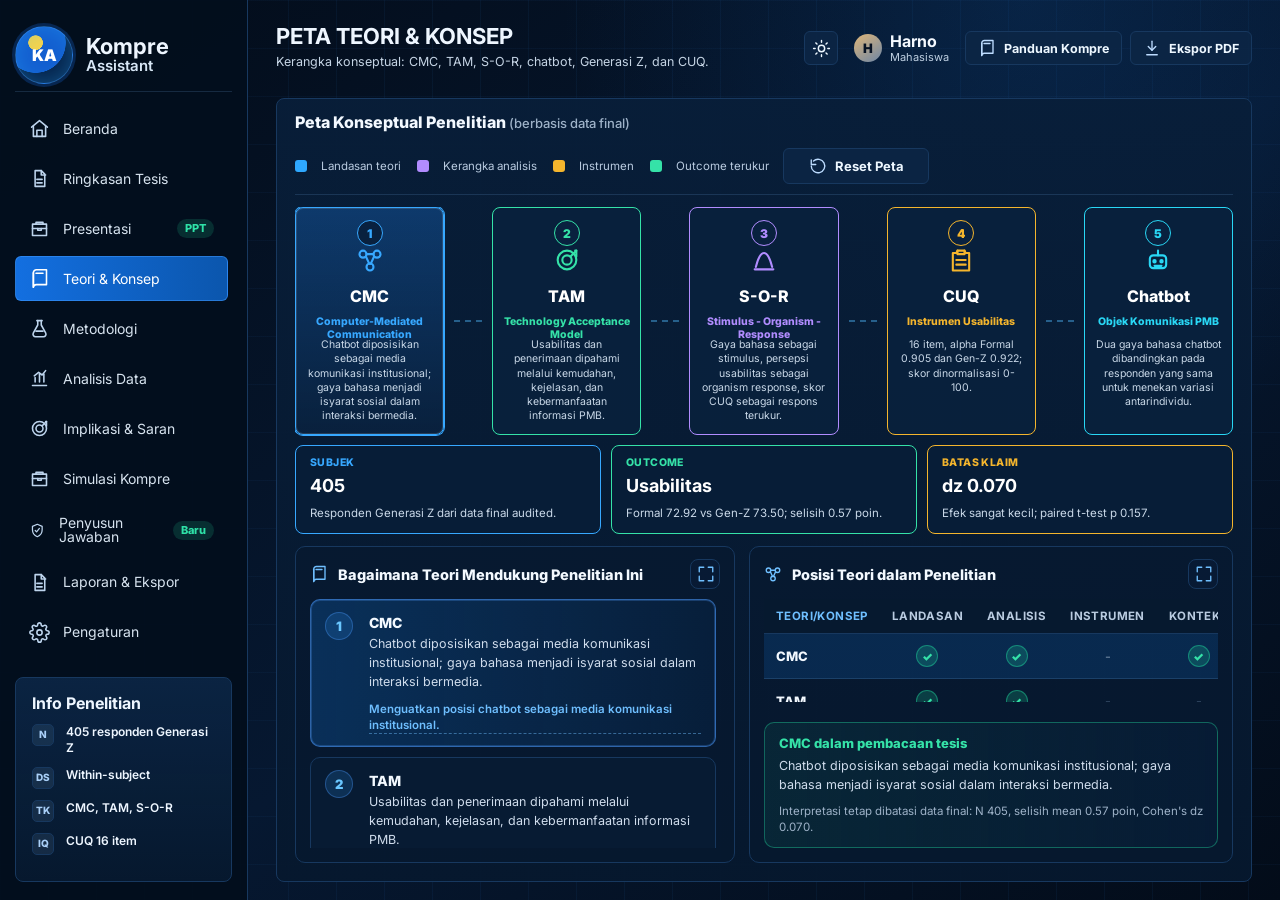
<file: 00-engine/frontend/output/teori-konsep.html>
﻿<!doctype html>
<html lang="id">
<head>
  <meta charset="utf-8">
  <meta name="viewport" content="width=device-width, initial-scale=1">
  <title>Peta Teori & Konsep - Kompre Harno</title>
  <meta name="description" content="Peta teori dan konsep interaktif berbasis data final audited.">
  <link rel="preconnect" href="https://fonts.googleapis.com">
  <link rel="preconnect" href="https://fonts.gstatic.com" crossorigin>
  <link href="https://fonts.googleapis.com/css2?family=Inter:wght@400;500;600;700;800;900&display=swap" rel="stylesheet">
  <link rel="stylesheet" href="app.css?v=20260521-theory-map">
</head>
<body>
  <svg class="svg-sprite" aria-hidden="true">
    <symbol id="i-home" viewBox="0 0 24 24"><path d="M3 10.5 12 3l9 7.5"/><path d="M5 9.5V21h14V9.5"/><path d="M9 21v-7h6v7"/></symbol>
    <symbol id="i-doc" viewBox="0 0 24 24"><path d="M7 3h7l4 4v14H7z"/><path d="M14 3v5h5"/><path d="M9 13h6M9 17h6"/></symbol>
    <symbol id="i-brief" viewBox="0 0 24 24"><path d="M8 7V5h8v2"/><path d="M4 7h16v13H4z"/><path d="M4 12h16"/><path d="M10 12v2h4v-2"/></symbol>
    <symbol id="i-help" viewBox="0 0 24 24"><circle cx="12" cy="12" r="9"/><path d="M9.5 9a2.6 2.6 0 0 1 5 1.2c0 2-2.5 2.1-2.5 4"/><path d="M12 18h.01"/></symbol>
    <symbol id="i-flask" viewBox="0 0 24 24"><path d="M9 3h6"/><path d="M10 3v5l-5 9a3 3 0 0 0 2.6 4.5h8.8A3 3 0 0 0 19 17l-5-9V3"/><path d="M8 15h8"/></symbol>
    <symbol id="i-chart" viewBox="0 0 24 24"><path d="M4 20h16"/><path d="M7 16v-5"/><path d="M12 16V7"/><path d="M17 16v-9"/><path d="m6 9 5-4 4 3 4-5"/></symbol>
    <symbol id="i-target" viewBox="0 0 24 24"><circle cx="12" cy="12" r="8"/><circle cx="12" cy="12" r="4"/><path d="m15 9 5-5"/><path d="M19 4h1v5"/></symbol>
    <symbol id="i-shield" viewBox="0 0 24 24"><path d="M12 3 5 6v5c0 5 3 8.5 7 10 4-1.5 7-5 7-10V6z"/><path d="m9 12 2 2 4-5"/></symbol>
    <symbol id="i-clipboard" viewBox="0 0 24 24"><path d="M9 4h6l1 2h3v15H5V6h3z"/><path d="M9 4v3h6V4"/><path d="M8 12h8M8 16h8"/></symbol>
    <symbol id="i-book" viewBox="0 0 24 24"><path d="M5 5.5A3.5 3.5 0 0 1 8.5 2H20v17H8.5A3.5 3.5 0 0 0 5 22z"/><path d="M5 5.5V22"/><path d="M8 6h8"/></symbol>
    <symbol id="i-sun" viewBox="0 0 24 24"><circle cx="12" cy="12" r="4"/><path d="M12 2v2M12 20v2M2 12h2M20 12h2M4.9 4.9l1.4 1.4M17.7 17.7l1.4 1.4M19.1 4.9l-1.4 1.4M6.3 17.7l-1.4 1.4"/></symbol>
    <symbol id="i-download" viewBox="0 0 24 24"><path d="M12 3v12"/><path d="m7 10 5 5 5-5"/><path d="M5 21h14"/></symbol>
    <symbol id="i-reset" viewBox="0 0 24 24"><path d="M3 12a9 9 0 1 0 3-6.7"/><path d="M3 4v6h6"/></symbol>
    <symbol id="i-network" viewBox="0 0 24 24"><circle cx="6" cy="7" r="3"/><circle cx="18" cy="7" r="3"/><circle cx="12" cy="18" r="3"/><path d="m8.6 9.2 2.8 6.1M15.4 9.2l-2.8 6.1M9 7h6"/></symbol>
    <symbol id="i-curve" viewBox="0 0 24 24"><path d="M4 20h16"/><path d="M5 18c4-16 10-16 14 0"/></symbol>
    <symbol id="i-bot" viewBox="0 0 24 24"><rect x="5" y="8" width="14" height="11" rx="3"/><path d="M12 8V4"/><circle cx="9" cy="13" r="1"/><circle cx="15" cy="13" r="1"/><path d="M9 17h6"/></symbol>
    <symbol id="i-expand" viewBox="0 0 24 24"><path d="M9 3H3v6"/><path d="M21 9V3h-6"/><path d="M3 15v6h6"/><path d="M15 21h6v-6"/></symbol>
    <symbol id="i-x" viewBox="0 0 24 24"><path d="M6 6l12 12M6 18 18 6"/></symbol>
        <symbol id="i-cog" viewBox="0 0 24 24"><circle cx="12" cy="12" r="3"/><path d="M19.4 15a1.65 1.65 0 0 0 .33 1.82l.06.06a2 2 0 1 1-2.83 2.83l-.06-.06a1.65 1.65 0 0 0-1.82-.33 1.65 1.65 0 0 0-1 1.51V21a2 2 0 1 1-4 0v-.09a1.65 1.65 0 0 0-1-1.51 1.65 1.65 0 0 0-1.82.33l-.06.06a2 2 0 1 1-2.83-2.83l.06-.06a1.65 1.65 0 0 0 .33-1.82 1.65 1.65 0 0 0-1.51-1H3a2 2 0 1 1 0-4h.09a1.65 1.65 0 0 0 1.51-1 1.65 1.65 0 0 0-.33-1.82l-.06-.06a2 2 0 1 1 2.83-2.83l.06.06a1.65 1.65 0 0 0 1.82.33h.01a1.65 1.65 0 0 0 1-1.51V3a2 2 0 1 1 4 0v.09a1.65 1.65 0 0 0 1 1.51 1.65 1.65 0 0 0 1.82-.33l.06-.06a2 2 0 1 1 2.83 2.83l-.06.06a1.65 1.65 0 0 0-.33 1.82v.01a1.65 1.65 0 0 0 1.51 1H21a2 2 0 1 1 0 4h-.09a1.65 1.65 0 0 0-1.51 1z"/></symbol>
  </svg>

  <div class="app-shell">
    <aside class="sidebar" aria-label="Navigasi teori dan konsep">
      <div class="brand-block">
        <div class="brand-mark">KA</div>
        <div>
          <strong>Kompre</strong>
          <b>Assistant</b>
        </div>
      </div>

      <nav class="nav-list">
        <a href="index.html"><svg><use href="#i-home"></use></svg>Beranda</a>
        <a href="tesis-viewer.html"><svg><use href="#i-doc"></use></svg>Ringkasan Tesis</a>
        <a href="presentasi.html"><svg><use href="#i-brief"></use></svg>Presentasi <span class="pill">PPT</span></a>
        <a class="active" href="teori-konsep.html"><svg><use href="#i-book"></use></svg>Teori & Konsep</a>
        <a href="metodologi.html"><svg><use href="#i-flask"></use></svg>Metodologi</a>
        <a href="analisis-data.html"><svg><use href="#i-chart"></use></svg>Analisis Data</a>
        <a href="implikasi-saran.html"><svg><use href="#i-target"></use></svg>Implikasi & Saran</a>
        <a href="simulasi-kompre.html"><svg><use href="#i-brief"></use></svg>Simulasi Kompre</a>
        <a href="jawaban-aman.html"><svg><use href="#i-shield"></use></svg>Penyusun Jawaban <span class="pill">Baru</span></a>
        <a href="laporan-ekspor.html"><svg><use href="#i-doc"></use></svg>Laporan & Ekspor</a>
        <a href="index.html#overview"><svg><use href="#i-cog"></use></svg>Pengaturan</a>
      </nav>

      <section class="research-card">
        <h3>Info Penelitian</h3>
        <div id="theoryInfo"></div>
      </section>
    </aside>

    <main class="theory-content">
      <header class="method-topbar">
        <div class="method-title">
          <h1>PETA TEORI & KONSEP</h1>
          <p>Kerangka konseptual: CMC, TAM, S-O-R, chatbot, Generasi Z, dan CUQ.</p>
        </div>
        <div class="analysis-actions">
          <button class="icon-only" type="button" aria-label="Mode tampilan"><svg><use href="#i-sun"></use></svg></button>
          <div class="user-chip"><span class="avatar">H</span><span><b>Harno</b><small>Mahasiswa</small></span></div>
          <a class="action-btn" href="index.html#questions"><svg><use href="#i-book"></use></svg>Panduan Kompre</a>
          <button id="exportTheoryPdf" class="action-btn" type="button"><svg><use href="#i-download"></use></svg>Ekspor PDF</button>
        </div>
      </header>

      <section class="panel theory-map-panel">
        <div class="theory-map-head">
          <h2>Peta Konseptual Penelitian <span>(berbasis data final)</span></h2>
          <div class="theory-map-head-right">
            <div class="concept-legend">
              <span><i class="blue"></i>Landasan teori</span>
              <span><i class="purple"></i>Kerangka analisis</span>
              <span><i class="gold"></i>Instrumen</span>
              <span><i class="green"></i>Outcome terukur</span>
            </div>
            <button id="resetTheoryMap" class="action-btn" type="button"><svg><use href="#i-reset"></use></svg>Reset Peta</button>
          </div>
        </div>
        <div id="conceptMap" class="concept-map"></div>
        <div class="theory-map-body">
          <article class="theory-support-col">
            <h3>
              <span class="theory-col-title"><svg><use href="#i-book"></use></svg>Bagaimana Teori Mendukung Penelitian Ini</span>
              <button class="theory-expand-btn" type="button" data-expand="support" aria-label="Tampilkan layar penuh"><svg><use href="#i-expand"></use></svg></button>
            </h3>
            <div id="theorySupport" class="support-list"></div>
          </article>
          <article class="theory-position-col">
            <h3>
              <span class="theory-col-title"><svg><use href="#i-network"></use></svg>Posisi Teori dalam Penelitian</span>
              <button class="theory-expand-btn" type="button" data-expand="position" aria-label="Tampilkan layar penuh"><svg><use href="#i-expand"></use></svg></button>
            </h3>
            <div id="theoryMatrix" class="theory-matrix"></div>
            <div id="conceptInsight" class="concept-insight"></div>
          </article>
        </div>
      </section>
    </main>
  </div>

  <div id="theoryModal" class="theory-modal" hidden aria-hidden="true">
    <div class="theory-modal-backdrop" data-close="1"></div>
    <article class="theory-modal-card" role="dialog" aria-modal="true" aria-labelledby="theoryModalTitle">
      <header class="theory-modal-head">
        <h2 id="theoryModalTitle">Judul</h2>
        <button id="theoryModalClose" class="theory-modal-close" type="button" aria-label="Tutup"><svg><use href="#i-x"></use></svg></button>
      </header>
      <div id="theoryModalBody" class="theory-modal-body"></div>
    </article>
  </div>
  <script src="teori-konsep.js?v=20260521-theory-map"></script>
</body>
</html>
</file>
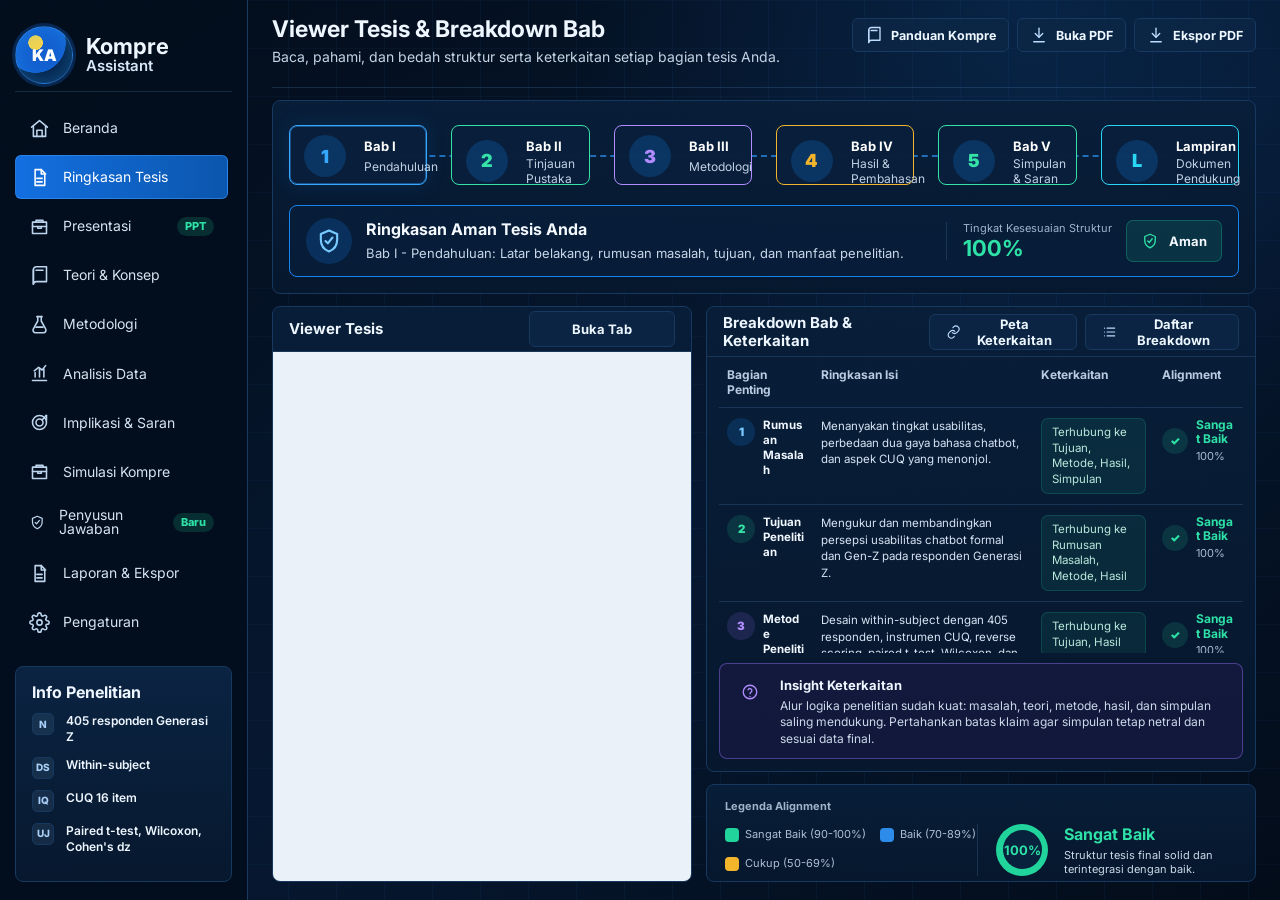
<file: 00-engine/frontend/output/tesis-viewer.html>
﻿<!doctype html>
<html lang="id">
<head>
  <meta charset="utf-8">
  <meta name="viewport" content="width=device-width, initial-scale=1">
  <title>Viewer Tesis & Breakdown Bab - Harno</title>
  <meta name="description" content="Viewer tesis dan breakdown keterkaitan bab berbasis dokumen final audited.">
  <link rel="preconnect" href="https://fonts.googleapis.com">
  <link rel="preconnect" href="https://fonts.gstatic.com" crossorigin>
  <link href="https://fonts.googleapis.com/css2?family=Inter:wght@400;500;600;700;800;900&display=swap" rel="stylesheet">
  <link rel="stylesheet" href="app.css?v=20260521-thesis-viewer">
</head>
<body>
  <svg class="svg-sprite" aria-hidden="true">
    <symbol id="i-home" viewBox="0 0 24 24"><path d="M3 10.5 12 3l9 7.5"/><path d="M5 9.5V21h14V9.5"/><path d="M9 21v-7h6v7"/></symbol>
    <symbol id="i-doc" viewBox="0 0 24 24"><path d="M7 3h7l4 4v14H7z"/><path d="M14 3v5h5"/><path d="M9 13h6M9 17h6"/></symbol>
    <symbol id="i-brief" viewBox="0 0 24 24"><path d="M8 7V5h8v2"/><path d="M4 7h16v13H4z"/><path d="M4 12h16"/><path d="M10 12v2h4v-2"/></symbol>
    <symbol id="i-help" viewBox="0 0 24 24"><circle cx="12" cy="12" r="9"/><path d="M9.5 9a2.6 2.6 0 0 1 5 1.2c0 2-2.5 2.1-2.5 4"/><path d="M12 18h.01"/></symbol>
    <symbol id="i-flask" viewBox="0 0 24 24"><path d="M9 3h6"/><path d="M10 3v5l-5 9a3 3 0 0 0 2.6 4.5h8.8A3 3 0 0 0 19 17l-5-9V3"/><path d="M8 15h8"/></symbol>
    <symbol id="i-chart" viewBox="0 0 24 24"><path d="M4 20h16"/><path d="M7 16v-5"/><path d="M12 16V7"/><path d="M17 16v-9"/><path d="m6 9 5-4 4 3 4-5"/></symbol>
    <symbol id="i-target" viewBox="0 0 24 24"><circle cx="12" cy="12" r="8"/><circle cx="12" cy="12" r="4"/><path d="m15 9 5-5"/><path d="M19 4h1v5"/></symbol>
    <symbol id="i-shield" viewBox="0 0 24 24"><path d="M12 3 5 6v5c0 5 3 8.5 7 10 4-1.5 7-5 7-10V6z"/><path d="m9 12 2 2 4-5"/></symbol>
    <symbol id="i-book" viewBox="0 0 24 24"><path d="M5 5.5A3.5 3.5 0 0 1 8.5 2H20v17H8.5A3.5 3.5 0 0 0 5 22z"/><path d="M5 5.5V22"/><path d="M8 6h8"/></symbol>
    <symbol id="i-sun" viewBox="0 0 24 24"><circle cx="12" cy="12" r="4"/><path d="M12 2v2M12 20v2M2 12h2M20 12h2M4.9 4.9l1.4 1.4M17.7 17.7l1.4 1.4M19.1 4.9l-1.4 1.4M6.3 17.7l-1.4 1.4"/></symbol>
    <symbol id="i-download" viewBox="0 0 24 24"><path d="M12 3v12"/><path d="m7 10 5 5 5-5"/><path d="M5 21h14"/></symbol>
    <symbol id="i-link" viewBox="0 0 24 24"><path d="M10 13a5 5 0 0 0 7.1 0l2-2a5 5 0 0 0-7.1-7.1l-1.1 1.1"/><path d="M14 11a5 5 0 0 0-7.1 0l-2 2A5 5 0 0 0 12 20.1l1.1-1.1"/></symbol>
    <symbol id="i-list" viewBox="0 0 24 24"><path d="M8 6h12M8 12h12M8 18h12"/><path d="M4 6h.01M4 12h.01M4 18h.01"/></symbol>
        <symbol id="i-cog" viewBox="0 0 24 24"><circle cx="12" cy="12" r="3"/><path d="M19.4 15a1.65 1.65 0 0 0 .33 1.82l.06.06a2 2 0 1 1-2.83 2.83l-.06-.06a1.65 1.65 0 0 0-1.82-.33 1.65 1.65 0 0 0-1 1.51V21a2 2 0 1 1-4 0v-.09a1.65 1.65 0 0 0-1-1.51 1.65 1.65 0 0 0-1.82.33l-.06.06a2 2 0 1 1-2.83-2.83l.06-.06a1.65 1.65 0 0 0 .33-1.82 1.65 1.65 0 0 0-1.51-1H3a2 2 0 1 1 0-4h.09a1.65 1.65 0 0 0 1.51-1 1.65 1.65 0 0 0-.33-1.82l-.06-.06a2 2 0 1 1 2.83-2.83l.06.06a1.65 1.65 0 0 0 1.82.33h.01a1.65 1.65 0 0 0 1-1.51V3a2 2 0 1 1 4 0v.09a1.65 1.65 0 0 0 1 1.51 1.65 1.65 0 0 0 1.82-.33l.06-.06a2 2 0 1 1 2.83 2.83l-.06.06a1.65 1.65 0 0 0-.33 1.82v.01a1.65 1.65 0 0 0 1.51 1H21a2 2 0 1 1 0 4h-.09a1.65 1.65 0 0 0-1.51 1z"/></symbol>
  </svg>

  <div class="app-shell">
    <aside class="sidebar" aria-label="Navigasi viewer tesis">
      <div class="brand-block">
        <div class="brand-mark">KA</div>
        <div>
          <strong>Kompre</strong>
          <b>Assistant</b>
        </div>
      </div>

      <nav class="nav-list">
        <a href="index.html"><svg><use href="#i-home"></use></svg>Beranda</a>
        <a class="active" href="tesis-viewer.html"><svg><use href="#i-doc"></use></svg>Ringkasan Tesis</a>
        <a href="presentasi.html"><svg><use href="#i-brief"></use></svg>Presentasi <span class="pill">PPT</span></a>
        <a href="teori-konsep.html"><svg><use href="#i-book"></use></svg>Teori & Konsep</a>
        <a href="metodologi.html"><svg><use href="#i-flask"></use></svg>Metodologi</a>
        <a href="analisis-data.html"><svg><use href="#i-chart"></use></svg>Analisis Data</a>
        <a href="implikasi-saran.html"><svg><use href="#i-target"></use></svg>Implikasi & Saran</a>
        <a href="simulasi-kompre.html"><svg><use href="#i-brief"></use></svg>Simulasi Kompre</a>
        <a href="jawaban-aman.html"><svg><use href="#i-shield"></use></svg>Penyusun Jawaban <span class="pill">Baru</span></a>
        <a href="laporan-ekspor.html"><svg><use href="#i-doc"></use></svg>Laporan & Ekspor</a>
        <a href="index.html#overview"><svg><use href="#i-cog"></use></svg>Pengaturan</a>
      </nav>

      <section class="research-card">
        <h3>Info Penelitian</h3>
        <div id="thesisInfo"></div>
      </section>
    </aside>

    <main class="thesis-content">
      <header class="thesis-topbar">
        <div>
          <h1>Viewer Tesis & Breakdown Bab</h1>
          <p>Baca, pahami, dan bedah struktur serta keterkaitan setiap bagian tesis Anda.</p>
        </div>
        <div class="analysis-actions">
          <a class="action-btn" href="index.html#questions"><svg><use href="#i-book"></use></svg>Panduan Kompre</a>
          <button id="downloadThesisPdf" class="action-btn" type="button"><svg><use href="#i-download"></use></svg>Buka PDF</button>
          <button id="exportThesisPdf" class="action-btn" type="button"><svg><use href="#i-download"></use></svg>Ekspor PDF</button>
        </div>
      </header>

      <section class="panel thesis-flow-panel">
        <div id="chapterFlow" class="chapter-flow"></div>
        <div class="thesis-safe-strip">
          <span class="safe-icon"><svg><use href="#i-shield"></use></svg></span>
          <div><b>Ringkasan Aman Tesis Anda</b><p id="chapterSummary">Memuat ringkasan bab...</p></div>
          <div class="structure-score">
            <small>Tingkat Kesesuaian Struktur</small>
            <strong id="structureScore">100%</strong>
          </div>
          <div class="status-box"><svg><use href="#i-shield"></use></svg><b id="structureStatus">Aman</b></div>
        </div>
      </section>

      <section class="thesis-workspace">
        <article class="panel thesis-pdf-panel">
          <div class="thesis-panel-head">
            <h2>Viewer Tesis</h2>
            <a id="pdfOpenLink" class="action-btn" href="#" target="_blank" rel="noreferrer">Buka Tab</a>
          </div>
          <iframe id="pdfFrame" title="PDF tesis final audited"></iframe>
        </article>

        <section class="thesis-breakdown-side">
          <article class="panel breakdown-panel">
            <div class="thesis-panel-head">
              <h2>Breakdown Bab & Keterkaitan</h2>
              <div class="breakdown-actions">
                <button class="action-btn" type="button"><svg><use href="#i-link"></use></svg>Peta Keterkaitan</button>
                <button class="action-btn" type="button"><svg><use href="#i-list"></use></svg>Daftar Breakdown</button>
              </div>
            </div>
            <div class="breakdown-table-wrap">
              <table class="breakdown-table">
                <thead><tr><th>Bagian Penting</th><th>Ringkasan Isi</th><th>Keterkaitan</th><th>Alignment</th></tr></thead>
                <tbody id="breakdownRows"></tbody>
              </table>
            </div>
            <div class="insight-box">
              <span><svg><use href="#i-help"></use></svg></span>
              <div><b>Insight Keterkaitan</b><p id="thesisInsight">Memuat insight...</p></div>
            </div>
          </article>

          <article class="panel thesis-score-panel">
            <div class="legend-row">
              <b>Legenda Alignment</b>
              <span><i class="good"></i>Sangat Baik (90-100%)</span>
              <span><i class="ok"></i>Baik (70-89%)</span>
              <span><i class="warn"></i>Cukup (50-69%)</span>
              <span><i class="bad"></i>Perlu Perbaikan (&lt;50%)</span>
            </div>
            <div class="overall-score">
              <span id="structureRing"><b id="overallRelationScore">100%</b></span>
              <div><b>Sangat Baik</b><p>Struktur tesis final solid dan terintegrasi dengan baik.</p></div>
            </div>
          </article>
        </section>
      </section>
    </main>
  </div>
  <script src="tesis-viewer.js?v=20260521-thesis-viewer"></script>
</body>
</html>
</file>
<file: 00-engine/frontend/output/app.css>
:root {
  --bg: #031020;
  --bg-2: #06182f;
  --panel: rgba(8, 28, 53, 0.92);
  --panel-2: rgba(12, 38, 69, 0.84);
  --line: #17385f;
  --line-soft: rgba(100, 154, 211, 0.2);
  --text: #eef6ff;
  --muted: #9eb2c8;
  --blue: #1684ee;
  --cyan: #26d5f5;
  --green: #21d49b;
  --purple: #9e72ff;
  --gold: #f4b52d;
  --sidebar: 248px;
  --gap: 14px;
  --radius: 8px;
}

* { box-sizing: border-box; }
html, body { width: 100%; min-height: 100%; }
html { scroll-behavior: smooth; }
body {
  margin: 0;
  font-family: Inter, system-ui, -apple-system, Segoe UI, sans-serif;
  color: var(--text);
  background:
    linear-gradient(90deg, rgba(36, 114, 194, 0.08) 1px, transparent 1px),
    linear-gradient(180deg, rgba(36, 114, 194, 0.06) 1px, transparent 1px),
    radial-gradient(circle at 80% 0%, rgba(20, 103, 192, 0.18), transparent 34%),
    linear-gradient(145deg, #030c19 0%, #061831 55%, #030c19 100%);
  background-size: 48px 48px, 48px 48px, auto, auto;
  overflow-x: hidden;
}
button, input, select { font: inherit; }
a { color: inherit; }
svg { width: 1em; height: 1em; fill: none; stroke: currentColor; stroke-width: 1.8; stroke-linecap: round; stroke-linejoin: round; }
.svg-sprite { position: absolute; width: 0; height: 0; overflow: hidden; }

.app-shell {
  display: grid;
  grid-template-columns: var(--sidebar) minmax(0, 1fr);
  height: 100dvh;
  min-height: 760px;
  overflow: hidden;
}

.sidebar {
  height: 100dvh;
  min-height: 760px;
  padding: 18px 15px;
  border-right: 1px solid var(--line);
  background: rgba(3, 14, 29, 0.95);
  display: flex;
  flex-direction: column;
  min-width: 0;
}
.brand-block {
  height: 74px;
  display: flex;
  align-items: center;
  gap: 13px;
  border-bottom: 1px solid var(--line-soft);
}
.brand-mark {
  width: 58px;
  height: 58px;
  display: grid;
  place-items: center;
  flex: 0 0 auto;
  border-radius: 50%;
  border: 1px solid rgba(60, 156, 250, 0.5);
  background: radial-gradient(circle at 35% 28%, #f4d44d 0 13%, #135fd0 14% 55%, #06244c 56% 100%);
  color: #fff;
  font-weight: 900;
  box-shadow: 0 0 0 3px rgba(18, 83, 178, 0.35), inset 0 0 20px rgba(41, 175, 255, 0.3);
}
.brand-block strong, .brand-block b { display: block; font-size: 22px; line-height: 1.05; letter-spacing: 0; }
.brand-block b { font-size: 15px; font-weight: 600; color: #d7e6f5; }

.nav-list {
  display: grid;
  gap: 5px;
  padding: 14px 0 12px;
}
.nav-list a {
  min-height: 43px;
  display: flex;
  align-items: center;
  gap: 13px;
  padding: 8px 13px;
  color: #d7e3ef;
  text-decoration: none;
  border-radius: 6px;
  border: 1px solid transparent;
  font-size: 14px;
  line-height: 1;
}
.nav-list a svg { width: 21px; height: 21px; color: #bdd4ed; }
.nav-list a.active {
  background: linear-gradient(90deg, #136fe0, #0b56ad);
  color: #fff;
  border-color: rgba(69, 156, 255, 0.5);
}
.nav-list a.active svg { color: #fff; }
.pill {
  margin-left: auto;
  padding: 4px 8px;
  border-radius: 999px;
  background: rgba(33, 212, 155, 0.16);
  color: #2ee1a7;
  font-size: 11px;
  font-weight: 800;
}

.research-card {
  margin-top: 10px;
  padding: 15px 16px;
  border: 1px solid var(--line);
  border-radius: var(--radius);
  background: linear-gradient(180deg, rgba(12, 39, 72, 0.86), rgba(8, 27, 51, 0.78));
}
.research-card h3 { margin: 0 0 10px; font-size: 16px; }
.info-line {
  display: grid;
  grid-template-columns: 24px 1fr;
  gap: 10px;
  align-items: start;
  margin: 11px 0;
  color: #bfcede;
  font-size: 12px;
  line-height: 1.35;
}
.info-line .nav-ico {
  width: 22px;
  height: 22px;
  display: grid;
  place-items: center;
  border-radius: 5px;
  border: 1px solid var(--line);
  background: rgba(126, 170, 214, 0.12);
  color: #a9cff7;
  font-size: 10px;
  font-weight: 800;
}
.info-line b { color: #eef6ff; font-size: 12px; font-weight: 600; }
.about-card {
  min-height: 49px;
  display: flex;
  align-items: center;
  gap: 12px;
  margin-top: 16px;
  padding: 12px 16px;
  border: 1px solid var(--line);
  border-radius: var(--radius);
  background: rgba(12, 39, 72, 0.86);
  color: #e6f1fd;
  text-decoration: none;
  font-weight: 700;
}
.about-card svg { width: 22px; height: 22px; color: #b8d6f4; }

.main-content {
  height: 100dvh;
  min-height: 760px;
  display: grid;
  grid-template-rows: 72px 108px minmax(286px, 0.78fr) minmax(344px, 1fr);
  gap: var(--gap);
  padding: 18px 30px 16px;
  overflow: hidden;
}
.topbar {
  display: flex;
  align-items: flex-start;
  justify-content: space-between;
  gap: 18px;
  border-bottom: 1px solid var(--line-soft);
}
.topbar h1 {
  margin: 0 0 4px;
  font-size: 26px;
  line-height: 1.1;
  letter-spacing: 0;
}
.topbar p {
  margin: 0;
  color: #c7d6e8;
  font-size: 14px;
}
.top-actions {
  display: flex;
  align-items: center;
  justify-content: flex-end;
  gap: 10px;
  flex-wrap: wrap;
}
.icon-only, .action-btn {
  height: 36px;
  display: inline-flex;
  align-items: center;
  justify-content: center;
  gap: 8px;
  border: 1px solid var(--line);
  border-radius: 6px;
  background: rgba(12, 38, 69, 0.86);
  color: #edf7ff;
  text-decoration: none;
  cursor: pointer;
}
.icon-only { width: 36px; padding: 0; position: relative; }
.icon-only svg { width: 19px; height: 19px; }
.notify i {
  position: absolute;
  right: -6px;
  top: -7px;
  min-width: 18px;
  height: 18px;
  display: grid;
  place-items: center;
  border-radius: 50%;
  background: #1a80f2;
  color: #fff;
  font-size: 11px;
  font-style: normal;
  font-weight: 800;
}
.action-btn {
  min-width: 146px;
  padding: 0 16px;
  font-size: 13px;
  font-weight: 700;
}
.action-btn svg { width: 18px; height: 18px; color: #bddcff; }
.user-chip {
  height: 38px;
  display: flex;
  align-items: center;
  gap: 9px;
  padding: 0 9px;
  color: #f4f9ff;
}
.avatar {
  width: 32px;
  height: 32px;
  display: grid;
  place-items: center;
  border-radius: 50%;
  background: linear-gradient(145deg, #dfb679, #6d86a6);
  color: #071223;
  font-weight: 900;
}
.user-chip b, .user-chip small { display: block; line-height: 1.1; }
.user-chip small { color: #bfd0e2; font-size: 12px; }

.metric-grid {
  display: grid;
  grid-template-columns: repeat(5, minmax(0, 1fr));
  gap: 18px;
  min-height: 0;
}
.metric-card {
  min-width: 0;
  display: grid;
  grid-template-columns: 58px 1fr;
  align-items: center;
  gap: 13px;
  padding: 15px;
  border: 1px solid var(--line);
  border-radius: var(--radius);
  background: linear-gradient(140deg, rgba(14, 45, 84, 0.96), rgba(9, 31, 58, 0.96));
  overflow: hidden;
}
.metric-card.green { background: linear-gradient(140deg, rgba(11, 68, 63, 0.8), rgba(9, 37, 56, 0.96)); }
.metric-card.purple { background: linear-gradient(140deg, rgba(42, 37, 91, 0.88), rgba(10, 31, 58, 0.95)); }
.metric-card.gold { background: linear-gradient(140deg, rgba(86, 61, 16, 0.82), rgba(13, 38, 62, 0.95)); }
.metric-card.cyan { background: linear-gradient(140deg, rgba(7, 72, 87, 0.78), rgba(9, 34, 58, 0.95)); }
.metric-icon {
  width: 58px;
  height: 58px;
  display: grid;
  place-items: center;
  border-radius: 50%;
  background: rgba(22, 132, 238, 0.2);
  color: #56b5ff;
  border: 1px solid rgba(79, 156, 255, 0.28);
}
.metric-card.green .metric-icon { color: var(--green); background: rgba(33, 212, 155, 0.15); }
.metric-card.purple .metric-icon { color: #b996ff; background: rgba(158, 114, 255, 0.15); }
.metric-card.gold .metric-icon { color: var(--gold); background: rgba(244, 181, 45, 0.17); }
.metric-card.cyan .metric-icon { color: var(--cyan); background: rgba(38, 213, 245, 0.16); }
.metric-icon svg { width: 30px; height: 30px; }
.metric-card span:not(.metric-icon) {
  display: block;
  color: #79befc;
  font-size: 13px;
  font-weight: 600;
}
.metric-card.green span:not(.metric-icon) { color: #4ce3b4; }
.metric-card.purple span:not(.metric-icon) { color: #bd9fff; }
.metric-card.gold span:not(.metric-icon) { color: #f6c44b; }
.metric-card.cyan span:not(.metric-icon) { color: #68e6fb; }
.metric-card strong {
  display: block;
  margin: 2px 0 3px;
  color: #fff;
  font-size: 24px;
  line-height: 1.08;
}
.metric-card small {
  display: block;
  color: #c3d1e1;
  font-size: 12px;
  line-height: 1.25;
}

.panel {
  border: 1px solid var(--line);
  border-radius: var(--radius);
  background: linear-gradient(180deg, rgba(8, 30, 57, 0.94), rgba(6, 24, 46, 0.94));
  min-height: 0;
}
.overview-grid {
  display: grid;
  grid-template-columns: minmax(0, 1.42fr) minmax(400px, 0.98fr);
  gap: 12px;
  min-height: 0;
}
.analysis-panel, .quick-panel {
  padding: 18px 17px 12px;
  overflow: hidden;
}
.panel h2 {
  margin: 0;
  color: #f0f7ff;
  font-size: 18px;
  line-height: 1.2;
}
.flow-steps {
  height: calc(100% - 78px);
  display: grid;
  grid-template-columns: repeat(5, minmax(0, 1fr));
  align-items: start;
  gap: 10px;
  padding: 17px 6px 4px;
}
.step {
  position: relative;
  min-width: 0;
  text-align: center;
}
.step:not(:last-child)::after {
  content: "";
  position: absolute;
  top: 35px;
  left: calc(50% + 43px);
  width: calc(100% - 74px);
  border-top: 2px solid rgba(185, 208, 232, 0.7);
}
.step-badge {
  width: 72px;
  height: 72px;
  display: grid;
  place-items: center;
  margin: 0 auto 12px;
  border: 2px solid currentColor;
  border-radius: 50%;
  background: radial-gradient(circle at 50% 30%, rgba(37, 95, 159, 0.78), rgba(11, 31, 57, 0.92));
}
.step-badge svg { width: 34px; height: 34px; }
.step.blue { color: #51a8ff; }
.step.green { color: #2edaa7; }
.step.purple { color: #b18cff; }
.step.gold { color: #f4b52d; }
.step.cyan { color: #29d7f5; }
.step h3 {
  margin: 0 0 7px;
  color: currentColor;
  font-size: 13px;
  line-height: 1.25;
}
.step p {
  margin: 0 auto;
  max-width: 125px;
  color: #cbd8e8;
  font-size: 11px;
  line-height: 1.42;
}
.summary-strip {
  min-height: 64px;
  display: grid;
  grid-template-columns: 31px 1fr;
  align-items: start;
  gap: 12px;
  padding: 10px 14px;
  border: 1px solid var(--line);
  border-radius: var(--radius);
  background: rgba(10, 36, 67, 0.82);
}
.spark {
  width: 28px;
  height: 28px;
  display: grid;
  place-items: center;
  border-radius: 50%;
  background: rgba(158, 114, 255, 0.18);
  color: #b492ff;
}
.summary-strip b { color: #85c9ff; font-size: 13px; }
.summary-strip p {
  margin: 4px 0 0;
  color: #d6e5f3;
  font-size: 12px;
  line-height: 1.35;
}

.quick-grid {
  height: calc(100% - 30px);
  display: grid;
  grid-template-columns: 1fr 1fr;
  grid-template-rows: 1fr 1fr 46px;
  gap: 12px;
  padding-top: 14px;
}
.quick-card {
  min-width: 0;
  display: grid;
  grid-template-columns: 54px 1fr;
  gap: 12px;
  align-items: center;
  padding: 13px;
  border: 1px solid var(--line);
  border-radius: var(--radius);
  background: rgba(12, 39, 72, 0.7);
  color: #ecf6ff;
  text-decoration: none;
}
.quick-card span {
  width: 52px;
  height: 52px;
  display: grid;
  place-items: center;
  border-radius: 50%;
  background: rgba(22, 132, 238, 0.18);
  color: #73c1ff;
}
.quick-card:nth-child(2) span { color: #d5e3f5; background: rgba(148, 164, 184, 0.14); }
.quick-card:nth-child(3) span { color: #45e1b1; background: rgba(33, 212, 155, 0.12); }
.quick-card:nth-child(4) span { color: #bc8dff; background: rgba(158, 114, 255, 0.14); }
.quick-card svg { width: 29px; height: 29px; }
.quick-card b {
  display: block;
  margin-bottom: 4px;
  font-size: 16px;
  line-height: 1.14;
}
.quick-card small {
  display: block;
  color: #bfd0df;
  font-size: 12px;
  line-height: 1.35;
}
.wide-link {
  grid-column: 1 / -1;
  min-height: 45px;
  display: flex;
  align-items: center;
  justify-content: center;
  gap: 12px;
  border: 1px solid #1d5d9b;
  border-radius: var(--radius);
  background: rgba(13, 53, 94, 0.72);
  color: #73caff;
  text-decoration: none;
  font-size: 15px;
}
.wide-link svg { width: 22px; height: 22px; }

.question-panel {
  position: relative;
  display: grid;
  grid-template-rows: 50px 45px minmax(0, 1fr);
  padding: 0;
  overflow: hidden;
}
.question-head {
  display: flex;
  align-items: center;
  justify-content: space-between;
  gap: 18px;
  padding: 15px 16px 0;
}
.question-head h2 {
  margin: 0;
  font-size: 18px;
}
.question-toolbar {
  display: flex;
  gap: 12px;
  align-items: center;
}
.search-wrap {
  width: 224px;
  height: 34px;
  display: flex;
  align-items: center;
  gap: 8px;
  padding: 0 12px;
  border: 1px solid var(--line);
  border-radius: 7px;
  background: rgba(5, 18, 35, 0.76);
  color: #849bb5;
}
.search-wrap svg { width: 17px; height: 17px; }
.search-wrap input {
  width: 100%;
  min-width: 0;
  border: 0;
  outline: 0;
  background: transparent;
  color: #edf7ff;
  font-size: 12px;
}
.question-toolbar select {
  width: 162px;
  height: 34px;
  padding: 0 10px;
  border: 1px solid var(--line);
  border-radius: 7px;
  background: rgba(5, 18, 35, 0.76);
  color: #e6f0fa;
  font-size: 12px;
}
.tab-row {
  display: flex;
  align-items: center;
  gap: 10px;
  padding: 10px 16px;
  border-top: 1px solid var(--line-soft);
  border-bottom: 1px solid var(--line-soft);
  overflow: hidden;
}
.tab-pill {
  height: 28px;
  display: inline-flex;
  align-items: center;
  gap: 6px;
  padding: 0 12px;
  border: 1px solid var(--line);
  border-radius: 7px;
  background: rgba(7, 27, 52, 0.9);
  color: #b8cce0;
  cursor: pointer;
  font-size: 12px;
}
.tab-pill.active {
  color: #fff;
  background: #0f67c9;
  border-color: #1b82ee;
}
.question-list {
  display: grid;
  align-content: start;
  gap: 6px;
  padding: 10px 10px 0 16px;
  min-height: 0;
  overflow-x: hidden;
  overflow-y: scroll;
  scrollbar-color: #2473bd rgba(7, 26, 50, 0.78);
  scrollbar-width: thin;
}
.question-list::-webkit-scrollbar {
  width: 9px;
}
.question-list::-webkit-scrollbar-track {
  background: rgba(7, 26, 50, 0.78);
  border-radius: 999px;
}
.question-list::-webkit-scrollbar-thumb {
  border: 2px solid rgba(7, 26, 50, 0.78);
  border-radius: 999px;
  background: linear-gradient(180deg, #2b8ce7, #105a9f);
}
.question-row {
  width: 100%;
  min-height: 42px;
  display: grid;
  grid-template-columns: 34px minmax(0, 1fr) 270px 192px 24px;
  align-items: center;
  gap: 12px;
  padding: 6px 11px;
  border: 1px solid var(--line-soft);
  border-radius: 7px;
  background: rgba(9, 34, 64, 0.7);
  color: #edf7ff;
  text-align: left;
  cursor: pointer;
}
.row-num {
  width: 27px;
  height: 27px;
  display: grid;
  place-items: center;
  border-radius: 50%;
  border: 1px solid #1c80eb;
  background: rgba(22, 132, 238, 0.2);
  color: #9ed4ff;
  font-weight: 800;
  font-size: 13px;
}
.question-title {
  overflow: hidden;
  color: #fff;
  font-size: 13px;
  font-weight: 700;
  line-height: 1.25;
  white-space: nowrap;
  text-overflow: ellipsis;
}
.tag-group {
  display: flex;
  gap: 8px;
  justify-content: flex-start;
  overflow: hidden;
}
.tag {
  min-width: 0;
  max-width: 118px;
  display: inline-flex;
  align-items: center;
  padding: 5px 9px;
  border-radius: 6px;
  background: rgba(22, 132, 238, 0.15);
  color: #70bfff;
  font-size: 11px;
  white-space: nowrap;
  overflow: hidden;
  text-overflow: ellipsis;
}
.tag.alt {
  background: rgba(158, 114, 255, 0.16);
  color: #c6aaff;
}
.confidence {
  display: flex;
  align-items: center;
  justify-content: flex-end;
  gap: 9px;
  color: #bdcad8;
  font-size: 12px;
  white-space: nowrap;
}
.confidence b {
  min-width: 58px;
  text-align: center;
  padding: 5px 8px;
  border-radius: 6px;
  background: rgba(33, 212, 155, 0.16);
  color: #2ee1a7;
  font-size: 11px;
}
.confidence b.medium {
  background: rgba(244, 181, 45, 0.17);
  color: #f7bd38;
}
.row-arrow {
  color: #9fb7cf;
  font-size: 18px;
  text-align: center;
}
.answer-backdrop {
  position: fixed;
  inset: 0;
  z-index: 50;
  display: grid;
  place-items: center;
  padding: 28px;
  background: rgba(1, 8, 18, 0.62);
  backdrop-filter: blur(8px);
  opacity: 0;
  pointer-events: none;
  transition: opacity 0.18s ease;
}
.answer-backdrop.open {
  opacity: 1;
  pointer-events: auto;
}
.answer-modal {
  position: relative;
  width: min(720px, calc(100vw - 44px));
  max-height: min(78dvh, 720px);
  overflow: auto;
  padding: 28px 30px 26px;
  border: 1px solid #2f85d8;
  border-radius: 12px;
  background:
    linear-gradient(180deg, rgba(13, 44, 82, 0.98), rgba(5, 19, 37, 0.99));
  box-shadow:
    0 28px 90px rgba(0, 0, 0, 0.55),
    inset 0 1px 0 rgba(255, 255, 255, 0.08);
  transform: scale(0.96) translateY(10px);
  transition: transform 0.18s ease;
}
.answer-backdrop.open .answer-modal {
  transform: scale(1) translateY(0);
}
.answer-modal::before {
  content: "";
  position: absolute;
  top: 0;
  left: 22px;
  right: 22px;
  height: 3px;
  border-radius: 0 0 999px 999px;
  background: linear-gradient(90deg, #2ee1a7, #59b7ff, #b18cff);
}
.answer-close {
  position: absolute;
  top: 14px;
  right: 14px;
  width: 32px;
  height: 32px;
  border: 1px solid var(--line);
  border-radius: 8px;
  background: rgba(10, 35, 64, 0.9);
  color: #dbeafe;
  cursor: pointer;
  font-size: 14px;
  font-weight: 800;
}
.answer-category {
  display: inline-flex;
  align-items: center;
  min-height: 30px;
  padding: 6px 11px;
  border: 1px solid rgba(46, 225, 167, 0.28);
  border-radius: 8px;
  background: rgba(46, 225, 167, 0.12);
  color: #64f0bf;
  font-size: 12px;
  font-weight: 700;
}
.answer-modal h3 {
  margin: 15px 42px 12px 0;
  color: #fff;
  font-size: 22px;
  line-height: 1.28;
}
.answer-modal p {
  margin: 0;
  color: #d9ebff;
  font-size: 15px;
  line-height: 1.62;
}
.answer-modal small {
  display: block;
  margin-top: 16px;
  padding-top: 14px;
  border-top: 1px solid rgba(120, 202, 255, 0.18);
  color: #a7bdd4;
  line-height: 1.45;
}
.answer-detail-link {
  height: 40px;
  display: inline-flex;
  align-items: center;
  justify-content: center;
  margin-top: 18px;
  padding: 0 16px;
  border: 1px solid #1684ee;
  border-radius: 7px;
  background: rgba(22, 132, 238, 0.16);
  color: #7ed0ff;
  text-decoration: none;
  font-weight: 800;
}

.analysis-content {
  height: 100dvh;
  min-height: 760px;
  display: grid;
  grid-template-rows: 88px 82px minmax(0, 1fr);
  gap: 12px;
  padding: 18px 30px 22px;
  overflow: hidden;
}
#statSection {
  min-height: 0;
  display: grid;
  grid-template-rows: 172px minmax(318px, 1fr) 132px;
  gap: 12px;
}
#statSection[hidden] { display: none; }
#rawSection[hidden] { display: none; }
.analysis-topbar {
  display: flex;
  align-items: center;
  justify-content: space-between;
  gap: 18px;
  border-bottom: 1px solid var(--line-soft);
}
.back-link {
  display: inline-flex;
  align-items: center;
  gap: 8px;
  color: #bed3ea;
  text-decoration: none;
  font-size: 13px;
}
.back-link span {
  width: 24px;
  height: 24px;
  display: grid;
  place-items: center;
  border-radius: 50%;
  background: rgba(130, 165, 204, 0.18);
}
.analysis-title h1 {
  margin: 10px 0 4px;
  font-size: 27px;
  line-height: 1;
}
.analysis-title p {
  margin: 0;
  color: var(--muted);
  font-size: 14px;
}
.analysis-actions {
  display: flex;
  align-items: center;
  gap: 12px;
}
.analysis-filterbar {
  display: grid;
  grid-template-columns: repeat(5, minmax(150px, 1fr)) 118px;
  gap: 18px;
  align-items: end;
  padding: 14px 18px;
}
.filter-field {
  min-width: 0;
  display: grid;
  gap: 7px;
}
.filter-field span {
  color: #8fa7c0;
  font-size: 11px;
}
.select-control {
  width: 100%;
  height: 34px;
  border: 1px solid var(--line);
  border-radius: 7px;
  background: rgba(5, 18, 35, 0.78);
  color: #edf7ff;
  padding: 0 10px;
  font-size: 12px;
}
.analysis-metrics {
  display: grid;
  grid-template-columns: 1.05fr 1.05fr 1.08fr 1fr;
  gap: 10px;
  min-height: 0;
}
.analysis-card {
  min-width: 0;
  padding: 16px 18px;
  overflow: hidden;
}
.analysis-card h2, .chart-panel h2, .interpret-panel h2 {
  margin: 0;
  color: #f4f9ff;
  font-size: 15px;
  line-height: 1.2;
}
.metric-pair {
  display: grid;
  grid-template-columns: 1fr auto 1fr;
  align-items: center;
  gap: 14px;
  margin-top: 20px;
}
.metric-pair small {
  display: block;
  color: #d0deec;
  font-size: 12px;
}
.metric-pair strong {
  display: block;
  margin-top: 6px;
  font-size: 27px;
  line-height: 1;
}
.metric-pair .blue-value { color: #34a8ff; }
.metric-pair .green-value { color: #35e2a8; }
.metric-pair .gold-value { color: #ffb12d; }
.vs-chip {
  width: 32px;
  height: 32px;
  display: grid;
  place-items: center;
  border-radius: 50%;
  background: rgba(116, 144, 179, 0.16);
  color: #dbeafe;
  font-size: 11px;
  font-weight: 800;
}
.sparkline {
  height: 48px;
  margin-top: 5px;
}
.sparkline svg, .chart-svg svg {
  width: 100%;
  height: 100%;
  display: block;
}
.delta-text {
  margin-top: 2px;
  color: #d9e7f6;
  text-align: center;
  font-size: 12px;
}
.reliability-icon {
  width: 55px;
  height: 55px;
  display: grid;
  place-items: center;
  margin: 14px auto 8px;
  border-radius: 50%;
  background: rgba(158, 114, 255, 0.18);
  color: #b88cff;
  font-size: 28px;
}
.card-note {
  color: #b98cff;
  text-align: center;
  font-size: 12px;
}
.significance-curve {
  width: 82px;
  height: 48px;
  margin: 12px auto 4px;
  border-bottom: 2px solid rgba(244, 181, 45, 0.7);
  border-radius: 0 0 50% 50%;
  background: radial-gradient(ellipse at 50% 100%, rgba(244, 181, 45, 0.24), transparent 68%);
}
.p-note {
  color: #f4b52d;
  text-align: center;
  font-size: 12px;
  font-weight: 800;
}
.effect-value {
  margin: 18px 0 12px;
  color: #37e3b0;
  text-align: center;
  font-size: 32px;
  font-weight: 900;
}
.effect-track {
  position: relative;
  height: 28px;
  margin: 0 22px;
  border-top: 2px solid rgba(144, 171, 204, 0.42);
}
.effect-track i {
  position: absolute;
  top: -7px;
  width: 12px;
  height: 12px;
  margin-left: -6px;
  border-radius: 50%;
  background: #35e2a8;
  box-shadow: 0 0 16px rgba(53, 226, 168, 0.6);
}
.effect-ticks {
  display: flex;
  justify-content: space-between;
  margin-top: 10px;
  color: #9db3ca;
  font-size: 11px;
}
.analysis-charts {
  min-height: 0;
  display: grid;
  grid-template-columns: 1.08fr 0.98fr 1.38fr;
  gap: 10px;
}
.chart-panel {
  min-width: 0;
  display: grid;
  grid-template-rows: 28px minmax(0, 1fr) auto;
  padding: 16px 18px;
  overflow: hidden;
}
.chart-head {
  display: flex;
  align-items: center;
  justify-content: space-between;
  gap: 12px;
}
.legend {
  display: inline-flex;
  align-items: center;
  gap: 16px;
  color: #c9d8e8;
  font-size: 12px;
}
.legend i {
  width: 22px;
  height: 4px;
  display: inline-block;
  margin-right: 6px;
  border-radius: 999px;
  vertical-align: middle;
}
.legend .blue { background: #34a8ff; }
.legend .green { background: #35e2a8; }
.chart-svg {
  min-height: 0;
}
.chart-panel small {
  color: #b6c6d8;
  font-size: 12px;
}
.axis, .axis-tick {
  stroke: rgba(168, 192, 221, 0.38);
  stroke-width: 1;
  fill: none;
}
.axis-label, .radar-label, .y-tick {
  fill: #b6c6d8;
  font-size: 12px;
}
.radar-label {
  font-size: 10px;
  font-weight: 700;
}
.rotate {
  transform: rotate(-90deg);
  transform-origin: center;
}
.grid-line {
  stroke: rgba(138, 164, 195, 0.14);
  stroke-width: 1;
}
.line-blue, .line-green {
  fill: none;
  stroke-width: 3;
}
.line-blue { stroke: #2ea8ff; }
.line-green { stroke: #35e2a8; }
.area-blue { fill: rgba(46, 168, 255, 0.18); stroke: none; }
.area-green { fill: rgba(53, 226, 168, 0.16); stroke: none; }
.distribution-table, .paired-stats {
  display: grid;
  gap: 5px;
  padding: 9px 12px;
  border: 1px solid var(--line-soft);
  border-radius: 7px;
  background: rgba(7, 25, 47, 0.62);
}
.distribution-table div {
  display: grid;
  grid-template-columns: 62px repeat(4, 1fr);
  gap: 10px;
  color: #9fb4ca;
  font-size: 11px;
}
.distribution-table b { color: #50b9ff; }
.distribution-table div:nth-child(2) b { color: #35e2a8; }
.radar-ring, .radar-axis {
  fill: none;
  stroke: rgba(134, 164, 196, 0.22);
  stroke-width: 1;
}
.radar-formal {
  fill: rgba(46, 168, 255, 0.14);
  stroke: #2ea8ff;
  stroke-width: 2;
}
.radar-genz {
  fill: rgba(53, 226, 168, 0.13);
  stroke: #35e2a8;
  stroke-width: 2;
}
.dot-blue { fill: #2ea8ff; }
.dot-green { fill: #35e2a8; }
.scatter-dot {
  fill: #35e2a8;
  opacity: 0.64;
}
.mean-line {
  stroke: #e5f4ff;
  stroke-width: 2;
}
.limit-line {
  stroke: #f4a62d;
  stroke-width: 1.5;
  stroke-dasharray: 4 5;
}
.mean-label {
  fill: #ffd080;
  font-size: 12px;
  font-weight: 800;
}
.limit-label {
  fill: #f4a62d;
  font-size: 12px;
  font-weight: 800;
}
.paired-stats {
  grid-template-columns: repeat(4, 1fr);
  gap: 0;
}
.paired-stats span {
  text-align: center;
  border-right: 1px solid var(--line-soft);
}
.paired-stats span:last-child { border-right: 0; }
.paired-stats b {
  display: block;
  color: #9fb4ca;
  font-size: 11px;
  font-weight: 500;
}
.paired-stats strong {
  color: #fff;
  font-size: 14px;
}
.analysis-interpretation {
  min-height: 0;
  display: grid;
  grid-template-columns: minmax(0, 1fr) 250px;
  gap: 12px;
}
.interpret-panel {
  display: grid;
  grid-template-columns: 54px 1fr;
  gap: 14px;
  align-items: center;
  padding: 16px 20px;
}
.interpret-icon, .conclusion-icon {
  width: 54px;
  height: 54px;
  display: grid;
  place-items: center;
  border-radius: 50%;
  background: rgba(22, 132, 238, 0.18);
  color: #73caff;
  font-size: 28px;
}
.interpret-panel p {
  margin: 8px 0 0;
  color: #cbd9e7;
  font-size: 13px;
  line-height: 1.55;
}
.conclusion-box {
  display: grid;
  grid-template-columns: 50px 1fr;
  gap: 12px;
  align-items: center;
  padding: 16px;
  border: 1px solid rgba(46, 225, 167, 0.32);
  border-radius: var(--radius);
  background: rgba(6, 55, 58, 0.55);
}
.conclusion-icon {
  background: rgba(46, 225, 167, 0.14);
  color: #35e2a8;
}
.conclusion-box b {
  display: block;
  color: #48e7bc;
  margin-bottom: 6px;
}
.conclusion-box p {
  margin: 0;
  color: #a9f3dd;
  font-size: 13px;
  line-height: 1.45;
}

.method-content {
  height: 100dvh;
  min-height: 760px;
  display: grid;
  grid-template-rows: auto auto auto auto auto;
  gap: 12px;
  padding: 16px 28px 18px;
  overflow-y: auto;
  overflow-x: hidden;
  scrollbar-width: thin;
  scrollbar-color: #2473bd rgba(7, 26, 50, 0.78);
}
.method-content::-webkit-scrollbar { width: 9px; }
.method-content::-webkit-scrollbar-track { background: rgba(7, 26, 50, 0.78); border-radius: 999px; }
.method-content::-webkit-scrollbar-thumb {
  border: 2px solid rgba(7, 26, 50, 0.78);
  border-radius: 999px;
  background: linear-gradient(180deg, #2b8ce7, #105a9f);
}
.method-topbar {
  display: flex;
  align-items: center;
  justify-content: space-between;
  gap: 18px;
}
.method-title h1 {
  margin: 0 0 8px;
  font-size: 25px;
  line-height: 1;
  letter-spacing: 0;
}
.method-title p {
  margin: 0;
  color: #c5d4e4;
  font-size: 14px;
}
.method-tabs {
  display: grid;
  grid-template-columns: repeat(6, minmax(0, 1fr));
  gap: 14px;
  align-items: center;
  padding: 10px 16px;
}
.method-tab {
  height: 36px;
  display: inline-flex;
  align-items: center;
  justify-content: center;
  gap: 10px;
  border: 1px solid var(--line);
  border-radius: 7px;
  background: rgba(8, 28, 53, 0.72);
  color: #c9d7e7;
  text-decoration: none;
  font-size: 13px;
}
.method-tab svg {
  width: 18px;
  height: 18px;
}
.method-tab.active {
  color: #fff;
  border-color: #1b82ee;
  background: linear-gradient(90deg, #1174dc, #0d5bb0);
}
.methodology-flow-panel {
  min-height: 0;
  padding: 12px 16px 10px;
  overflow: hidden;
}
.method-section-head {
  display: flex;
  align-items: center;
  justify-content: space-between;
  gap: 16px;
  margin-bottom: 8px;
}
.method-section-head h2,
.method-detail-section h2,
.method-explain h2,
.profile-panel h2 {
  margin: 0;
  color: #eff7ff;
  font-size: 17px;
  line-height: 1.2;
}
.method-section-head h2 span,
.profile-panel h2 span {
  color: #b5c7db;
  font-weight: 500;
}
.method-flow-cards {
  position: relative;
  display: grid;
  grid-template-columns: repeat(10, minmax(0, 1fr));
  gap: 10px;
  min-height: 0;
}
.method-flow-cards::before {
  content: "";
  position: absolute;
  top: 29px;
  left: 42px;
  right: 42px;
  border-top: 2px dashed rgba(68, 183, 246, 0.42);
}
.method-step {
  position: relative;
  min-width: 0;
  min-height: 164px;
  display: grid;
  grid-template-rows: 18px 32px 30px 1fr;
  gap: 5px;
  justify-items: center;
  padding: 14px 9px 9px;
  border: 1px solid currentColor;
  border-radius: 7px;
  background: rgba(10, 35, 64, 0.76);
  text-align: center;
}
.method-step.blue { color: #37a8ff; }
.method-step.green { color: #35e2a8; }
.method-step.purple { color: #b18cff; }
.method-step.gold { color: #f4b52d; }
.step-number {
  position: absolute;
  top: -19px;
  width: 30px;
  height: 30px;
  display: grid;
  place-items: center;
  border: 1px solid currentColor;
  border-radius: 50%;
  background: #09213f;
  color: currentColor;
  font-size: 13px;
  font-weight: 900;
}
.method-step b {
  color: currentColor;
  font-size: 12px;
}
.method-icon {
  width: 34px;
  height: 34px;
  display: grid;
  place-items: center;
  color: currentColor;
}
.method-icon svg {
  width: 28px;
  height: 28px;
}
.method-step strong {
  align-self: center;
  color: #fff;
  font-size: 15px;
  line-height: 1.15;
}
.method-step p {
  margin: 0;
  color: #c7d5e5;
  font-size: 10px;
  line-height: 1.32;
}
.flow-legend {
  display: flex;
  align-items: center;
  gap: 18px;
  margin-top: 8px;
  color: #c1d0e2;
  font-size: 11px;
}
.flow-legend i {
  width: 32px;
  height: 3px;
  display: inline-block;
  margin-right: 8px;
  border-radius: 999px;
  vertical-align: middle;
}
.flow-legend .cyan { background: #29d7f5; }
.flow-legend .green { background: #35e2a8; }
.flow-legend .purple { background: #b18cff; }
.flow-legend .blue { background: #37a8ff; }
.method-middle {
  min-height: 0;
  display: grid;
  grid-template-columns: minmax(0, 1.62fr) minmax(360px, 1fr);
  gap: 12px;
}
.method-explain,
.profile-panel {
  min-height: 0;
  padding: 14px 18px;
  overflow: hidden;
}
.method-explain h2,
.profile-panel h2 {
  display: flex;
  align-items: center;
  gap: 10px;
}
.method-explain h2 svg,
.profile-panel h2 svg {
  width: 22px;
  height: 22px;
  color: #47d9c0;
}
.method-explain > p {
  margin: 11px 0 12px;
  color: #cbd9e8;
  font-size: 13px;
  line-height: 1.38;
}
.method-warning {
  padding: 10px 14px;
  border: 1px solid rgba(244, 181, 45, 0.42);
  border-left-width: 6px;
  border-radius: 7px;
  background: rgba(63, 45, 10, 0.52);
}
.method-warning b {
  display: flex;
  align-items: center;
  gap: 8px;
  color: #f4b52d;
  font-size: 13px;
}
.method-warning svg {
  width: 18px;
  height: 18px;
}
.method-warning p {
  margin: 6px 0 0;
  color: #d9e2ee;
  font-size: 11px;
  line-height: 1.28;
}
.profile-grid {
  display: grid;
  grid-template-columns: 176px 1fr;
  gap: 16px;
  align-items: center;
  height: calc(100% - 28px);
}
.profile-ring {
  width: 148px;
  height: 148px;
  display: grid;
  place-items: center;
  justify-self: center;
  border-radius: 50%;
  background: conic-gradient(#2d8bea 0 230deg, #9e72ff 230deg 290deg, #f4b52d 290deg 325deg, #35e2a8 325deg 360deg);
}
.profile-ring > div {
  width: 92px;
  height: 92px;
  display: grid;
  place-items: center;
  border-radius: 50%;
  background: #08213d;
  text-align: center;
}
.profile-ring strong {
  color: #29d7f5;
  font-size: 26px;
  line-height: 1;
}
.profile-ring span {
  color: #d5e2ef;
  font-size: 12px;
}
.gender-mini-ring {
  width: 22px;
  height: 22px;
  display: inline-block;
  margin-bottom: 8px;
  border-radius: 50%;
  background: conic-gradient(#c95f9b 0 245deg, #2d8bea 245deg 360deg);
}
.profile-facts {
  display: grid;
  gap: 7px;
  margin: 0;
  padding: 0;
  list-style: none;
}
.profile-facts li {
  display: grid;
  grid-template-columns: 130px 1fr;
  gap: 10px;
  color: #c8d8e7;
  font-size: 11px;
}
.profile-facts b {
  color: #9fb4cb;
  font-weight: 600;
}
.method-detail-section {
  min-height: 0;
  overflow: hidden;
}
.method-detail-grid {
  display: grid;
  grid-template-columns: repeat(10, minmax(0, 1fr));
  gap: 7px;
  margin-top: 8px;
  height: calc(100% - 31px);
}
.method-detail {
  min-width: 0;
  min-height: 0;
  height: 100%;
  padding: 9px 8px;
  overflow: hidden;
  border: 1px solid currentColor;
  border-radius: 7px;
  background: rgba(9, 33, 62, 0.76);
}
.method-detail.blue { color: #37a8ff; }
.method-detail.green { color: #35e2a8; }
.method-detail.purple { color: #b18cff; }
.method-detail.gold { color: #f4b52d; }
.method-detail span {
  width: 24px;
  height: 24px;
  display: grid;
  place-items: center;
  border-radius: 50%;
  background: rgba(255, 255, 255, 0.11);
  color: currentColor;
  font-weight: 900;
}
.method-detail h3 {
  margin: 7px 0 7px;
  color: currentColor;
  font-size: 11px;
  line-height: 1.15;
}
.method-detail b,
.method-detail p {
  display: block;
  margin: 0;
  color: #dbe7f3;
  font-size: 10px;
  line-height: 1.25;
}
.method-detail p {
  margin-top: 5px;
  color: #bfcfe0;
}
.method-footnote {
  margin: 0;
  color: #8fa5bc;
  font-size: 12px;
}
.flow-hidden .methodology-flow-panel {
  display: none;
}
.flow-hidden .method-content {
  grid-template-rows: 70px minmax(330px, 1fr) minmax(200px, 0.68fr) 18px;
}

.theory-content {
  height: 100dvh;
  min-height: 760px;
  display: grid;
  grid-template-rows: 70px 54px minmax(360px, 0.96fr) minmax(270px, 1fr);
  gap: 10px;
  padding: 16px 30px 18px;
  overflow: hidden;
}
.theory-map-panel {
  min-height: 0;
  padding: 14px 18px 12px;
  overflow: hidden;
}
.concept-map {
  min-height: 0;
  display: grid;
  grid-template-rows: minmax(188px, 1fr) 104px;
  gap: 14px;
}
.concept-track {
  position: relative;
  display: grid;
  grid-template-columns: minmax(0, 1fr) 36px minmax(0, 1fr) 36px minmax(0, 1fr) 36px minmax(0, 1fr) 36px minmax(0, 1fr);
  gap: 12px;
  align-items: stretch;
}
.concept-link {
  align-self: center;
  height: 2px;
  border-top: 2px dashed rgba(77, 177, 241, 0.46);
}
.concept-node {
  position: relative;
  min-width: 0;
  display: grid;
  grid-template-rows: 22px 42px 24px 22px minmax(52px, 1fr);
  justify-items: center;
  gap: 5px;
  padding: 12px 12px 11px;
  border: 1px solid currentColor;
  border-radius: 7px;
  background: rgba(9, 33, 62, 0.82);
  color: #37a8ff;
  text-align: center;
  cursor: pointer;
}
.concept-node.green { color: #35e2a8; }
.concept-node.purple { color: #b18cff; }
.concept-node.gold { color: #f4b52d; }
.concept-node.cyan { color: #29d7f5; }
.concept-node.active {
  background: linear-gradient(180deg, rgba(26, 119, 220, 0.32), rgba(9, 33, 62, 0.86));
  box-shadow: inset 0 0 0 1px rgba(255, 255, 255, 0.13), 0 0 0 1px currentColor;
}
.concept-order {
  width: 28px;
  height: 28px;
  display: grid;
  place-items: center;
  border: 1px solid currentColor;
  border-radius: 50%;
  background: #09213f;
  color: currentColor;
  font-size: 12px;
  font-weight: 900;
}
.concept-node svg {
  width: 38px;
  height: 38px;
}
.concept-node b {
  color: #fff;
  font-size: 18px;
  line-height: 1;
}
.concept-node small {
  color: currentColor;
  font-size: 11px;
  font-weight: 800;
}
.concept-node p {
  margin: 0;
  color: #c9d8e8;
  font-size: 11px;
  line-height: 1.32;
}
.concept-outcomes {
  display: grid;
  grid-template-columns: repeat(3, minmax(0, 1fr));
  gap: 12px;
}
.outcome-card {
  min-width: 0;
  padding: 13px 15px;
  border: 1px solid currentColor;
  border-radius: 7px;
  background: rgba(8, 30, 57, 0.74);
}
.outcome-card.blue { color: #37a8ff; }
.outcome-card.green { color: #35e2a8; }
.outcome-card.gold { color: #f4b52d; }
.outcome-card span {
  display: block;
  color: currentColor;
  font-size: 11px;
  font-weight: 800;
  text-transform: uppercase;
}
.outcome-card strong {
  display: block;
  margin: 4px 0;
  color: #fff;
  font-size: 22px;
  line-height: 1.05;
}
.outcome-card p {
  margin: 0;
  color: #c9d8e8;
  font-size: 12px;
  line-height: 1.28;
}
.concept-legend {
  display: flex;
  gap: 18px;
  align-items: center;
  margin-top: 9px;
  color: #c1d0e2;
  font-size: 11px;
}
.concept-legend i {
  width: 32px;
  height: 3px;
  display: inline-block;
  margin-right: 8px;
  border-radius: 999px;
  vertical-align: middle;
}
.concept-legend .blue { background: #37a8ff; }
.concept-legend .purple { background: #b18cff; }
.concept-legend .gold { background: #f4b52d; }
.concept-legend .green { background: #35e2a8; }
.theory-bottom {
  min-height: 0;
  display: grid;
  grid-template-columns: minmax(420px, 0.92fr) minmax(0, 1.08fr);
  gap: 12px;
}
.theory-support-panel,
.theory-position-panel {
  min-height: 0;
  display: grid;
  grid-template-rows: 30px minmax(0, 1fr);
  padding: 16px 18px;
  overflow: hidden;
}
.theory-position-panel {
  grid-template-rows: 30px minmax(0, 1fr) 76px;
}
.theory-support-panel h2,
.theory-position-panel h2 {
  display: flex;
  align-items: center;
  gap: 10px;
  margin: 0;
  color: #eff7ff;
  font-size: 17px;
  line-height: 1.2;
}
.theory-support-panel h2 svg,
.theory-position-panel h2 svg {
  width: 21px;
  height: 21px;
  color: #47d9c0;
}
.support-list {
  min-height: 0;
  display: grid;
  gap: 8px;
  overflow-y: auto;
  padding-right: 4px;
  scrollbar-width: thin;
  scrollbar-color: #2473bd rgba(7, 26, 50, 0.78);
}
.support-item {
  display: grid;
  grid-template-columns: 34px 1fr;
  gap: 12px;
  padding: 10px 12px;
  border: 1px solid var(--line-soft);
  border-radius: 7px;
  background: rgba(8, 30, 57, 0.72);
}
.support-item > span {
  width: 28px;
  height: 28px;
  display: grid;
  place-items: center;
  border-radius: 50%;
  background: rgba(48, 146, 237, 0.18);
  color: #6ac7ff;
  font-weight: 900;
}
.support-item h3 {
  margin: 0 0 4px;
  color: #fff;
  font-size: 14px;
}
.support-item p,
.support-item small {
  display: block;
  margin: 0;
  color: #c7d6e6;
  font-size: 11px;
  line-height: 1.35;
}
.support-item small {
  margin-top: 4px;
  color: #78d6ff;
}
.theory-matrix {
  min-height: 0;
  overflow: auto;
  scrollbar-width: thin;
  scrollbar-color: #2473bd rgba(7, 26, 50, 0.78);
}
.theory-matrix table {
  width: 100%;
  min-width: 560px;
  border-collapse: collapse;
  font-size: 12px;
}
.theory-matrix th,
.theory-matrix td {
  padding: 9px 10px;
  border-bottom: 1px solid rgba(100, 154, 211, 0.18);
  color: #cbd9e8;
  text-align: center;
}
.theory-matrix th:first-child {
  text-align: left;
}
.theory-matrix thead th {
  position: sticky;
  top: 0;
  z-index: 1;
  background: #09213f;
  color: #89cfff;
  font-weight: 800;
}
.check {
  width: 24px;
  height: 24px;
  display: inline-grid;
  place-items: center;
  border-radius: 50%;
  background: rgba(33, 212, 155, 0.16);
  color: #35e2a8;
  font-weight: 900;
}
.dash {
  color: #59728c;
}
.concept-insight {
  margin-top: 10px;
  padding: 10px 12px;
  border: 1px solid rgba(38, 213, 245, 0.28);
  border-radius: 7px;
  background: rgba(6, 55, 58, 0.38);
}
.concept-insight b {
  display: block;
  color: #64d9ff;
  font-size: 13px;
}
.concept-insight p,
.concept-insight small {
  display: block;
  margin: 4px 0 0;
  color: #cbd9e8;
  font-size: 11px;
  line-height: 1.3;
}

.question-detail-content {
  height: 100dvh;
  min-height: 760px;
  display: grid;
  grid-template-rows: 92px minmax(0, 1fr);
  gap: 12px;
  padding: 18px 30px 18px;
  overflow: hidden;
}
.detail-topbar {
  display: flex;
  align-items: center;
  justify-content: space-between;
  gap: 18px;
  border-bottom: 1px solid var(--line-soft);
}
.detail-kicker {
  display: block;
  margin-bottom: 6px;
  color: #99badb;
  font-size: 13px;
  text-transform: uppercase;
}
.detail-topbar h1 {
  margin: 0 0 7px;
  color: #f4f9ff;
  font-size: 25px;
  line-height: 1;
}
.detail-topbar p {
  margin: 0;
  color: #c2d2e3;
  font-size: 13px;
}
.detail-layout {
  min-height: 0;
  display: grid;
  grid-template-columns: minmax(0, 1fr) 310px;
  gap: 12px;
}
.detail-main {
  min-height: 0;
  display: grid;
  grid-template-rows: 108px 242px 86px minmax(210px, 1fr) 62px;
  gap: 10px;
}
.detail-side {
  min-height: 0;
  display: grid;
  grid-template-rows: minmax(0, 1fr) 210px;
  gap: 12px;
}
.detail-question-card {
  padding: 14px 18px;
  overflow: hidden;
}
.detail-question-head {
  display: grid;
  grid-template-columns: 38px auto 1fr auto;
  gap: 12px;
  align-items: center;
}
.detail-number {
  width: 34px;
  height: 34px;
  display: grid;
  place-items: center;
  border: 1px solid #47a9ff;
  border-radius: 50%;
  background: rgba(28, 119, 220, 0.48);
  color: #bce1ff;
  font-weight: 900;
}
.detail-count {
  justify-self: end;
  color: #a9bdd2;
  font-size: 12px;
}
.detail-question-card h2 {
  margin: 12px 0 0;
  color: #f5f9ff;
  font-size: 19px;
  line-height: 1.25;
}
.detail-meta {
  display: flex;
  flex-wrap: wrap;
  gap: 10px;
  margin-top: 12px;
}
.detail-meta span {
  display: inline-flex;
  align-items: center;
  gap: 8px;
  min-height: 30px;
  padding: 0 10px;
  border-radius: 6px;
  background: rgba(55, 108, 166, 0.22);
  color: #d2e0ef;
  font-size: 12px;
}
.detail-meta b {
  color: #33dba2;
}
.detail-meta b.medium {
  color: #f4b52d;
}
.detail-visual-panel {
  padding: 14px 16px;
  overflow: hidden;
}
.detail-visual-panel h2,
.related-panel h2,
.detail-safe-panel h2 {
  margin: 0;
  color: #f2f8ff;
  font-size: 15px;
}
.detail-flow {
  min-height: 0;
  display: grid;
  grid-template-columns: minmax(0, 1fr) 22px minmax(0, 1fr) 22px minmax(0, 1fr) 22px minmax(0, 1fr) 22px minmax(0, 1fr);
  gap: 10px;
  align-items: stretch;
  margin-top: 14px;
}
.detail-arrow {
  align-self: center;
  color: #c5dbef;
  font-size: 22px;
  font-weight: 800;
  text-align: center;
}
.detail-flow-card {
  min-width: 0;
  display: grid;
  grid-template-rows: 28px 38px 18px 34px minmax(42px, 1fr);
  justify-items: center;
  gap: 5px;
  padding: 12px 10px 10px;
  border: 1px solid currentColor;
  border-radius: 7px;
  background: rgba(9, 33, 62, 0.76);
  color: #37a8ff;
  text-align: center;
}
.detail-flow-card.green { color: #35e2a8; }
.detail-flow-card.purple { color: #b18cff; }
.detail-flow-card.gold { color: #f4b52d; }
.detail-flow-card.cyan { color: #29d7f5; }
.detail-flow-num {
  width: 28px;
  height: 28px;
  display: grid;
  place-items: center;
  border-radius: 50%;
  background: rgba(255,255,255,.12);
  color: currentColor;
  font-weight: 900;
}
.detail-flow-card svg {
  width: 34px;
  height: 34px;
  color: currentColor;
}
.detail-flow-card b {
  color: currentColor;
  font-size: 12px;
}
.detail-flow-card strong {
  color: #fff;
  font-size: 13px;
  line-height: 1.15;
}
.detail-flow-card p {
  margin: 0;
  color: #c8d7e8;
  font-size: 10px;
  line-height: 1.32;
}
.detail-neutral-card {
  display: grid;
  grid-template-columns: 46px 1fr 150px;
  gap: 14px;
  align-items: center;
  padding: 14px 18px;
  overflow: hidden;
}
.detail-neutral-card > span {
  width: 38px;
  height: 38px;
  display: grid;
  place-items: center;
  border-radius: 50%;
  background: rgba(53, 226, 168, 0.14);
  color: #35e2a8;
  font-size: 21px;
}
.detail-neutral-card h2 {
  margin: 0 0 5px;
  color: #f4f9ff;
  font-size: 15px;
}
.detail-neutral-card p {
  margin: 0;
  color: #c8d8e7;
  font-size: 12px;
  line-height: 1.35;
}
.detail-neutral-card b {
  justify-self: end;
  padding: 10px 14px;
  border: 1px solid rgba(33, 212, 155, 0.28);
  border-radius: 7px;
  background: rgba(6, 55, 58, 0.46);
  color: #35e2a8;
}
.detail-answer-card {
  min-height: 0;
  display: grid;
  grid-template-rows: 44px minmax(0, 1fr);
  overflow: hidden;
}
.detail-tabs {
  display: grid;
  grid-template-columns: repeat(4, minmax(0, 1fr));
  border-bottom: 1px solid var(--line-soft);
}
.detail-tab {
  display: inline-flex;
  align-items: center;
  justify-content: center;
  gap: 9px;
  border: 0;
  border-right: 1px solid var(--line-soft);
  background: transparent;
  color: #c7d6e6;
  cursor: pointer;
  font-weight: 700;
  font-size: 12px;
}
.detail-tab.active {
  background: rgba(17, 112, 214, 0.26);
  color: #fff;
  box-shadow: inset 0 -2px 0 #1684ee;
}
.detail-panels {
  min-height: 0;
  overflow: hidden;
}
.detail-answer-panel {
  display: none;
  height: 100%;
  padding: 16px 18px;
  overflow: auto;
  scrollbar-width: thin;
  scrollbar-color: #2473bd rgba(7, 26, 50, 0.78);
}
.detail-answer-panel.active {
  display: block;
}
.detail-answer-panel h3 {
  margin: 0 0 12px;
  color: #35e2a8;
  font-size: 15px;
}
.detail-answer-panel h3 span {
  color: #9bc5d5;
  font-weight: 600;
}
.detail-answer-panel p {
  margin: 0;
  color: #e3effb;
  font-size: 14px;
  line-height: 1.55;
}
.answer-qualities {
  display: grid;
  grid-template-columns: repeat(4, minmax(0, 1fr));
  gap: 10px;
  margin-top: 16px;
}
.answer-qualities span {
  display: flex;
  align-items: center;
  gap: 8px;
  min-height: 42px;
  padding: 9px 10px;
  border: 1px solid var(--line-soft);
  border-radius: 7px;
  background: rgba(8, 30, 57, 0.72);
  color: #cfe0ef;
  font-size: 11px;
  font-weight: 700;
}
.answer-qualities svg {
  color: #35e2a8;
  font-size: 17px;
}
.detail-data-grid {
  display: grid;
  grid-template-columns: repeat(6, minmax(0, 1fr));
  gap: 10px;
}
.detail-data-grid span {
  display: grid;
  gap: 6px;
  padding: 13px 10px;
  border: 1px solid var(--line-soft);
  border-radius: 7px;
  background: rgba(8, 30, 57, 0.72);
  text-align: center;
}
.detail-data-grid b {
  color: #7ed0ff;
  font-size: 20px;
}
.detail-data-grid small {
  color: #aabdd1;
  font-size: 11px;
}
.detail-theory-list,
.detail-note-list {
  display: grid;
  gap: 10px;
  margin: 14px 0 0;
  padding: 0;
  list-style: none;
}
.detail-theory-list li,
.detail-note-list li {
  display: grid;
  grid-template-columns: 72px 1fr;
  gap: 10px;
  padding: 10px 12px;
  border: 1px solid var(--line-soft);
  border-radius: 7px;
  background: rgba(8, 30, 57, 0.72);
  color: #c9d8e8;
  font-size: 12px;
}
.detail-note-list li {
  display: block;
}
.detail-theory-list b {
  color: #b18cff;
}
.detail-nav {
  display: grid;
  grid-template-columns: 1fr 1fr 1fr;
  gap: 10px;
}
.detail-nav-btn {
  min-height: 44px;
  display: inline-flex;
  align-items: center;
  justify-content: center;
  gap: 12px;
  border: 1px solid var(--line);
  border-radius: 7px;
  background: rgba(12, 38, 69, 0.86);
  color: #e4f1ff;
  text-decoration: none;
  font-weight: 800;
  font-size: 13px;
}
.detail-nav-btn.primary {
  border-color: #1684ee;
  background: linear-gradient(90deg, #1174dc, #0d5bb0);
}
.detail-nav-btn.disabled {
  pointer-events: none;
  opacity: .42;
}
.related-panel,
.detail-safe-panel {
  min-height: 0;
  padding: 16px;
  overflow: hidden;
}
.related-list {
  min-height: 0;
  display: grid;
  align-content: start;
  gap: 10px;
  margin-top: 14px;
  overflow-y: auto;
  padding-right: 4px;
  scrollbar-width: thin;
  scrollbar-color: #2473bd rgba(7, 26, 50, 0.78);
}
.related-question {
  display: grid;
  grid-template-columns: 34px 1fr;
  gap: 10px;
  align-items: center;
  min-height: 62px;
  padding: 10px;
  border: 1px solid var(--line-soft);
  border-radius: 7px;
  background: rgba(8, 30, 57, 0.72);
  color: #d5e5f5;
  text-decoration: none;
}
.related-question span {
  width: 28px;
  height: 28px;
  display: grid;
  place-items: center;
  border: 1px solid var(--line);
  border-radius: 50%;
  color: #a9d8ff;
  font-weight: 900;
}
.related-question p {
  margin: 0;
  color: #d5e5f5;
  font-size: 11px;
  line-height: 1.35;
}
.detail-safe-panel ul {
  display: grid;
  gap: 10px;
  margin: 14px 0 0;
  padding: 0;
  list-style: none;
  color: #c9d8e8;
  font-size: 12px;
  line-height: 1.35;
}
.detail-safe-panel li {
  padding-left: 20px;
  position: relative;
}
.detail-safe-panel li::before {
  content: "";
  position: absolute;
  left: 0;
  top: .42em;
  width: 8px;
  height: 8px;
  border-radius: 50%;
  background: #35e2a8;
}

.simulation-content {
  height: 100dvh;
  min-height: 760px;
  display: grid;
  grid-template-rows: 76px 46px minmax(0, 1fr);
  gap: 12px;
  padding: 18px 30px 18px;
  overflow: hidden;
}
.simulation-topbar {
  display: flex;
  align-items: center;
  justify-content: space-between;
  gap: 18px;
}
.simulation-topbar h1 {
  margin: 0 0 8px;
  color: #f4f9ff;
  font-size: 24px;
  line-height: 1;
}
.simulation-topbar p {
  margin: 0;
  color: #c2d2e3;
  font-size: 14px;
}
.simulation-filter-row {
  display: flex;
  align-items: center;
  gap: 12px;
}
.simulation-chip {
  min-height: 38px;
  display: inline-flex;
  align-items: center;
  gap: 8px;
  padding: 0 14px;
  border: 1px solid var(--line);
  border-radius: 7px;
  background: rgba(12, 38, 69, 0.82);
  color: #cbd9e8;
}
.simulation-chip b {
  color: #35e2a8;
}
.simulation-layout {
  min-height: 0;
  display: grid;
  grid-template-columns: minmax(0, 1fr) 360px;
  gap: 12px;
}
.simulation-main {
  min-height: 0;
  display: grid;
  grid-template-rows: 176px 204px minmax(0, 1fr) 66px;
  gap: 12px;
}
.simulation-side {
  min-height: 0;
  display: grid;
  grid-template-rows: 120px 250px 172px minmax(0, 1fr);
  gap: 12px;
}
.simulation-question-panel {
  padding: 20px;
  overflow: hidden;
}
.simulation-position {
  display: inline-flex;
  align-items: center;
  gap: 8px;
  color: #c994ff;
  font-weight: 800;
  font-size: 14px;
}
.simulation-question-panel h2 {
  margin: 22px 0;
  color: #f3f8ff;
  font-size: 20px;
  line-height: 1.35;
}
.simulation-tags {
  display: flex;
  flex-wrap: wrap;
  gap: 10px;
}
.simulation-tags span {
  min-height: 34px;
  display: inline-flex;
  align-items: center;
  gap: 8px;
  padding: 0 12px;
  border-radius: 6px;
  background: rgba(55, 108, 166, 0.22);
  color: #d2e0ef;
  font-size: 12px;
}
.simulation-tags b {
  color: #35e2a8;
}
.simulation-support-panel,
.simulation-answer-panel,
.simulation-timer-card,
.simulation-confidence-card,
.simulation-note-card,
.simulation-examiner-card {
  padding: 16px 18px;
  overflow: hidden;
}
.simulation-support-panel h2,
.simulation-answer-panel h2,
.simulation-timer-card h2,
.simulation-confidence-card h2,
.simulation-note-card h2,
.simulation-examiner-card h2 {
  display: flex;
  align-items: center;
  gap: 10px;
  margin: 0;
  color: #f3f8ff;
  font-size: 15px;
}
.simulation-support-panel h2 svg,
.simulation-answer-panel h2 svg,
.simulation-timer-card h2 svg,
.simulation-confidence-card h2 svg,
.simulation-note-card h2 svg,
.simulation-examiner-card h2 svg {
  width: 20px;
  height: 20px;
  color: #58b8ff;
}
.simulation-support-grid {
  display: grid;
  grid-template-columns: repeat(4, minmax(0, 1fr));
  gap: 38px;
  margin-top: 14px;
}
.simulation-support-card {
  position: relative;
  min-width: 0;
  min-height: 144px;
  display: grid;
  grid-template-rows: 34px 36px 1fr;
  justify-items: center;
  gap: 8px;
  padding: 14px 12px;
  border: 1px solid currentColor;
  border-radius: 7px;
  background: rgba(9, 33, 62, 0.76);
  color: #37a8ff;
  text-align: center;
}
.simulation-support-card.green { color: #35e2a8; }
.simulation-support-card.purple { color: #b18cff; }
.simulation-support-card.gold { color: #f4b52d; }
.simulation-support-card svg {
  width: 32px;
  height: 32px;
}
.simulation-support-card b {
  color: #fff;
  font-size: 13px;
  line-height: 1.2;
}
.simulation-support-card p {
  margin: 0;
  color: #c7d6e6;
  font-size: 11px;
  line-height: 1.35;
}
.simulation-support-card i {
  position: absolute;
  right: -27px;
  top: 50%;
  color: #c7d6e6;
  font-style: normal;
  font-size: 24px;
  font-weight: 900;
  transform: translateY(-50%);
}
.simulation-answer-panel {
  min-height: 0;
  display: grid;
  grid-template-rows: 26px minmax(0, 1fr) 30px;
}
.simulation-answer-panel h2 span {
  color: #35e2a8;
}
.simulation-answer-panel p {
  margin: 12px 0;
  padding: 16px;
  overflow: auto;
  border: 1px solid var(--line-soft);
  border-radius: 7px;
  background: rgba(8, 30, 57, 0.72);
  color: #e4effb;
  font-size: 15px;
  line-height: 1.55;
  scrollbar-width: thin;
  scrollbar-color: #2473bd rgba(7, 26, 50, 0.78);
}
.simulation-answer-panel a {
  justify-self: end;
  color: #58b8ff;
  text-decoration: none;
  font-weight: 800;
  font-size: 12px;
}
.simulation-nav {
  display: grid;
  grid-template-columns: 1fr 1fr 1.2fr;
  gap: 12px;
}
.simulation-timer-card {
  position: relative;
}
.simulation-timer-card span {
  display: block;
  margin-top: 12px;
  color: #aabdd1;
  font-size: 12px;
}
.simulation-timer-card strong {
  display: block;
  margin-top: 4px;
  color: #fff;
  font-size: 28px;
  line-height: 1;
}
.simulation-timer-card button {
  position: absolute;
  right: 18px;
  bottom: 16px;
  height: 34px;
  padding: 0 14px;
  border: 1px solid rgba(232, 75, 103, 0.55);
  border-radius: 7px;
  background: rgba(232, 75, 103, 0.08);
  color: #ff7187;
  cursor: pointer;
  font-weight: 800;
}
.simulation-confidence-card {
  display: grid;
  grid-template-rows: 28px 132px 42px 18px;
}
.confidence-gauge {
  --confidence: 136deg;
  position: relative;
  width: 176px;
  height: 94px;
  display: grid;
  place-items: end center;
  justify-self: center;
  margin-top: 8px;
  border-radius: 176px 176px 0 0;
  background:
    radial-gradient(circle at 50% 100%, #08213d 0 54%, transparent 55%),
    conic-gradient(from 270deg at 50% 100%, #ff5f3d 0 42deg, #f4b52d 42deg 96deg, #cce44b 96deg 132deg, #35e2a8 132deg var(--confidence), rgba(36, 87, 120, .55) var(--confidence) 180deg, transparent 180deg 360deg);
}
.confidence-gauge strong {
  margin-bottom: 16px;
  color: #fff;
  font-size: 28px;
}
.confidence-gauge span {
  position: absolute;
  margin-top: 78px;
  color: #35e2a8;
  font-size: 12px;
  font-weight: 800;
}
.simulation-confidence-card label {
  display: grid;
  gap: 8px;
  color: #aabdd1;
  font-size: 12px;
}
.simulation-confidence-card input {
  width: 100%;
  accent-color: #1684ee;
}
.confidence-scale {
  display: flex;
  justify-content: space-between;
  color: #8fa7c0;
  font-size: 10px;
}
.simulation-note-card {
  display: grid;
  grid-template-rows: 26px minmax(0, 1fr) 30px;
  gap: 10px;
}
.simulation-note-card textarea {
  width: 100%;
  min-height: 0;
  resize: none;
  border: 1px solid var(--line);
  border-radius: 7px;
  background: rgba(5, 18, 35, 0.7);
  color: #e4effb;
  padding: 12px;
  font-size: 12px;
}
.simulation-note-card div {
  display: flex;
  justify-content: space-between;
  gap: 10px;
  align-items: center;
  color: #8fa7c0;
  font-size: 11px;
}
.simulation-note-card button {
  height: 30px;
  padding: 0 12px;
  border: 1px solid var(--line);
  border-radius: 7px;
  background: rgba(12, 38, 69, 0.86);
  color: #dcecff;
  cursor: pointer;
}
.simulation-examiner-card {
  display: grid;
  grid-template-rows: 26px 88px 1fr;
  gap: 12px;
}
.examiner-grid {
  display: grid;
  grid-template-columns: repeat(3, minmax(0, 1fr));
  gap: 10px;
}
.examiner-card {
  min-width: 0;
  display: grid;
  place-items: center;
  gap: 6px;
  border: 1px solid var(--line);
  border-radius: 7px;
  background: rgba(8, 30, 57, 0.72);
  color: #d9e7f6;
  cursor: pointer;
}
.examiner-card.active {
  border-color: #21d49b;
  background: rgba(10, 74, 72, 0.52);
}
.examiner-card svg {
  width: 28px;
  height: 28px;
  color: #35e2a8;
}
.examiner-card span {
  font-size: 11px;
  line-height: 1.2;
}
.simulation-tip {
  margin: 0;
  padding: 12px;
  border: 1px solid var(--line-soft);
  border-radius: 7px;
  background: rgba(8, 30, 57, 0.72);
  color: #c7d6e6;
  font-size: 12px;
  line-height: 1.35;
}

.presentation-content {
  height: 100dvh;
  min-height: 760px;
  display: grid;
  grid-template-rows: 74px 158px minmax(0, 1fr);
  gap: 12px;
  padding: 20px 30px 24px;
  overflow: hidden;
}
.presentation-topbar {
  display: flex;
  align-items: start;
  justify-content: space-between;
  gap: 18px;
  border-bottom: 1px solid var(--line-soft);
}
.presentation-topbar h1 {
  margin: 0 0 6px;
  font-size: 24px;
  line-height: 1;
}
.presentation-topbar p {
  margin: 0;
  color: #c4d4e5;
  font-size: 14px;
}
.presentation-summary {
  display: grid;
  grid-template-columns: repeat(6, minmax(0, 1fr));
  grid-template-rows: 88px 38px;
  gap: 12px;
  padding: 12px 14px;
  overflow: hidden;
}
.presentation-stat {
  min-width: 0;
  display: grid;
  grid-template-columns: 44px 1fr;
  grid-template-rows: 18px 1fr 16px;
  column-gap: 13px;
  align-items: center;
  padding: 12px 14px;
  border: 1px solid var(--line-soft);
  border-radius: var(--radius);
  background: rgba(10, 35, 64, 0.76);
}
.presentation-stat svg {
  grid-row: 1 / -1;
  width: 34px;
  height: 34px;
}
.presentation-stat.blue svg { color: #37a8ff; }
.presentation-stat.cyan svg { color: #29d7f5; }
.presentation-stat.green svg { color: #35e2a8; }
.presentation-stat.gold svg { color: #f4b52d; }
.presentation-stat.purple svg { color: #b18cff; }
.presentation-stat span {
  color: #b7c8dc;
  font-size: 12px;
}
.presentation-stat strong {
  min-width: 0;
  color: #fff;
  font-size: 20px;
  line-height: 1.13;
}
.presentation-stat small {
  color: #9fb1c6;
  font-size: 12px;
}
.presentation-advice {
  grid-column: 1 / -1;
  display: flex;
  align-items: center;
  gap: 12px;
  padding: 0 16px;
  border: 1px solid var(--line-soft);
  border-radius: 7px;
  background: rgba(7, 27, 52, 0.72);
  color: #cbd9e9;
  font-size: 12px;
}
.presentation-advice svg {
  color: #37a8ff;
}
.presentation-workspace {
  min-height: 0;
  display: grid;
  grid-template-columns: 245px minmax(0, 1fr) 318px;
  gap: 12px;
}
.slide-list-panel,
.slide-viewer-panel,
.presentation-side {
  min-height: 0;
}
.slide-list-panel {
  display: grid;
  grid-template-rows: 36px minmax(0, 1fr);
  padding: 14px 12px;
  overflow: hidden;
}
.slide-list-panel h2,
.points-panel h2,
.notes-panel h2 {
  margin: 0;
  color: #f1f7ff;
  font-size: 14px;
}
.slide-list-panel h2 span {
  color: #a8b9cd;
  font-weight: 500;
}
.slide-list {
  min-height: 0;
  display: grid;
  align-content: start;
  gap: 8px;
  overflow-y: auto;
  overflow-x: hidden;
  padding-right: 5px;
  scrollbar-width: thin;
  scrollbar-color: #2473bd rgba(7, 26, 50, 0.78);
}
.slide-list-item {
  width: 100%;
  min-height: 66px;
  display: grid;
  grid-template-columns: 24px 72px 1fr;
  grid-template-rows: 1fr 1fr;
  gap: 4px 9px;
  align-items: center;
  padding: 8px;
  border: 1px solid var(--line-soft);
  border-radius: 7px;
  background: rgba(8, 30, 57, 0.72);
  color: #dbe8f7;
  cursor: pointer;
  text-align: left;
}
.slide-list-item.active {
  border-color: #1684ee;
  background: rgba(18, 89, 167, 0.34);
  box-shadow: inset 0 0 0 1px rgba(49, 146, 238, 0.35);
}
.slide-list-item span {
  grid-row: 1 / -1;
  width: 22px;
  height: 22px;
  display: grid;
  place-items: center;
  border-radius: 50%;
  background: rgba(126, 170, 214, 0.14);
  color: #9ed4ff;
  font-weight: 900;
  font-size: 11px;
}
.slide-list-item img {
  grid-row: 1 / -1;
  width: 72px;
  aspect-ratio: 16 / 9;
  object-fit: cover;
  border-radius: 3px;
  background: #dbeafe;
}
.slide-list-item b {
  color: #58b8ff;
  font-size: 12px;
}
.slide-list-item small {
  min-width: 0;
  color: #c2cfde;
  font-size: 10px;
  line-height: 1.25;
}
.slide-viewer-panel {
  display: grid;
  grid-template-rows: 42px minmax(0, 1fr) 26px 48px 40px;
  padding: 14px 18px 12px;
  overflow: hidden;
}
.slide-viewer-head {
  display: flex;
  align-items: center;
  gap: 14px;
}
.slide-badge {
  min-width: 128px;
  height: 32px;
  display: inline-flex;
  align-items: center;
  justify-content: center;
  border: 1px solid var(--line);
  border-radius: 8px;
  background: rgba(12, 47, 83, 0.84);
  color: #9ed4ff;
  font-weight: 800;
}
.slide-viewer-head strong {
  font-size: 18px;
}
.slide-stage {
  min-height: 0;
  display: grid;
  place-items: center;
  border: 1px solid var(--line);
  background: rgba(3, 13, 27, 0.46);
}
.slide-stage img {
  width: 100%;
  height: 100%;
  object-fit: contain;
  display: block;
}
.current-slide-title {
  min-width: 0;
  margin: 6px 0 0;
  overflow: hidden;
  color: #dcecff;
  font-size: 13px;
  line-height: 1.2;
  white-space: nowrap;
  text-overflow: ellipsis;
}
.slide-controls {
  display: grid;
  grid-template-columns: 150px 1fr 120px 170px;
  gap: 14px;
  align-items: center;
}
.slide-controls .action-btn {
  min-height: 34px;
}
.slide-controls .primary {
  justify-content: center;
  background: linear-gradient(90deg, #136fe0, #0b56ad);
}
.slide-progress-track {
  height: 5px;
  border-radius: 999px;
  background: rgba(114, 144, 180, 0.2);
  overflow: hidden;
}
.slide-progress-track i {
  display: block;
  width: 0%;
  height: 100%;
  border-radius: inherit;
  background: #1684ee;
}
.slide-controls span {
  color: #d8e7f6;
  text-align: center;
  font-size: 12px;
}
.section-jump-row {
  display: grid;
  grid-template-columns: 116px 1fr;
  gap: 12px;
  align-items: center;
  color: #d8e7f6;
  font-size: 12px;
}
.section-jump {
  display: flex;
  gap: 9px;
  overflow: hidden;
}
.section-chip {
  height: 32px;
  padding: 0 14px;
  border: 1px solid currentColor;
  border-radius: 7px;
  background: rgba(8, 30, 57, 0.78);
  color: #9ed4ff;
  cursor: pointer;
  font-weight: 800;
  white-space: nowrap;
}
.section-chip.green { color: #35e2a8; }
.section-chip.purple { color: #b18cff; }
.section-chip.gold { color: #f4b52d; }
.section-chip.cyan { color: #29d7f5; }
.presentation-side {
  display: grid;
  grid-template-rows: 1fr 0.9fr;
  gap: 12px;
}
.points-panel,
.notes-panel {
  min-height: 0;
  display: grid;
  grid-template-rows: 32px minmax(0, 1fr);
  padding: 16px;
  overflow: hidden;
}
.talking-points,
.speaker-notes {
  min-height: 0;
  display: grid;
  align-content: start;
  gap: 12px;
  margin: 0;
  padding: 0;
  overflow-y: auto;
  list-style: none;
  color: #cbd9e9;
  font-size: 12px;
  line-height: 1.45;
}
.talking-points li {
  display: grid;
  grid-template-columns: 20px 1fr;
  gap: 9px;
}
.talking-points span {
  width: 18px;
  height: 18px;
  display: grid;
  place-items: center;
  border-radius: 50%;
  background: rgba(33, 212, 155, 0.18);
  color: #35e2a8;
  font-size: 11px;
  font-weight: 900;
}
.speaker-notes {
  padding-left: 16px;
  list-style: disc;
}
.notes-hidden .notes-panel {
  display: none;
}
.notes-hidden .presentation-side {
  grid-template-rows: 1fr;
}

.thesis-content {
  height: 100dvh;
  min-height: 760px;
  display: grid;
  grid-template-rows: 70px 194px minmax(0, 1fr);
  gap: 12px;
  padding: 20px 30px 24px;
  overflow: hidden;
}
.thesis-topbar {
  display: flex;
  align-items: start;
  justify-content: space-between;
  gap: 18px;
  border-bottom: 1px solid var(--line-soft);
}
.thesis-topbar h1 {
  margin: 0 0 7px;
  font-size: 23px;
  line-height: 1;
}
.thesis-topbar p {
  margin: 0;
  color: #c4d4e5;
  font-size: 14px;
}
.thesis-flow-panel {
  display: grid;
  grid-template-rows: 76px minmax(0, 1fr);
  gap: 12px;
  padding: 16px;
  overflow: hidden;
}
.chapter-flow {
  position: relative;
  display: grid;
  grid-template-columns: repeat(6, minmax(0, 1fr));
  gap: 24px;
  align-items: center;
}
.chapter-flow::before {
  content: "";
  position: absolute;
  left: 70px;
  right: 70px;
  top: 50%;
  border-top: 2px dashed rgba(47, 154, 255, 0.65);
}
.chapter-node {
  position: relative;
  z-index: 1;
  height: 60px;
  display: grid;
  grid-template-columns: 48px 1fr;
  grid-template-rows: 1fr 1fr;
  column-gap: 12px;
  align-items: center;
  padding: 9px 14px;
  border: 1px solid currentColor;
  border-radius: 8px;
  background: rgba(9, 31, 59, 0.96);
  color: #37a8ff;
  text-align: left;
  cursor: pointer;
}
.chapter-node.green { color: #35e2a8; }
.chapter-node.purple { color: #b18cff; }
.chapter-node.gold { color: #f4b52d; }
.chapter-node.cyan { color: #29d7f5; }
.chapter-node.active {
  box-shadow: inset 0 0 0 1px rgba(49, 146, 238, 0.45), 0 0 20px rgba(22, 132, 238, 0.14);
}
.chapter-node span {
  grid-row: 1 / -1;
  width: 42px;
  height: 42px;
  display: grid;
  place-items: center;
  border-radius: 50%;
  background: rgba(22, 132, 238, 0.22);
  color: currentColor;
  font-weight: 900;
  font-size: 18px;
}
.chapter-node b {
  color: #fff;
  font-size: 13px;
}
.chapter-node small {
  color: #c2d2e5;
  font-size: 12px;
}
.thesis-safe-strip {
  display: grid;
  grid-template-columns: 54px minmax(0, 1fr) 180px 126px;
  gap: 16px;
  align-items: center;
  padding: 14px 16px;
  border: 1px solid #1684ee;
  border-radius: 8px;
  background: rgba(7, 30, 58, 0.78);
}
.safe-icon {
  width: 46px;
  height: 46px;
  display: grid;
  place-items: center;
  border-radius: 50%;
  background: rgba(22, 132, 238, 0.2);
  color: #78caff;
  font-size: 28px;
}
.thesis-safe-strip b {
  color: #f3f9ff;
}
.thesis-safe-strip p {
  margin: 5px 0 0;
  color: #c7d7e8;
  font-size: 13px;
  line-height: 1.4;
}
.structure-score {
  padding-left: 22px;
  border-left: 1px solid var(--line-soft);
}
.structure-score small {
  display: block;
  color: #9fb4ca;
  margin-bottom: 5px;
}
.structure-score strong {
  color: #2ee1a7;
  font-size: 26px;
}
.status-box {
  height: 50px;
  display: flex;
  align-items: center;
  justify-content: center;
  gap: 10px;
  border: 1px solid rgba(33, 212, 155, 0.28);
  border-radius: 7px;
  background: rgba(33, 212, 155, 0.12);
  color: #2ee1a7;
}
.status-box svg {
  width: 23px;
  height: 23px;
}
.thesis-workspace {
  min-height: 0;
  display: grid;
  grid-template-columns: minmax(420px, 0.62fr) minmax(0, 1fr);
  gap: 14px;
}
.thesis-pdf-panel,
.breakdown-panel {
  min-height: 0;
  display: grid;
  overflow: hidden;
}
.thesis-pdf-panel {
  grid-template-rows: 45px minmax(0, 1fr);
}
.thesis-panel-head {
  display: flex;
  align-items: center;
  justify-content: space-between;
  gap: 12px;
  padding: 12px 16px;
  border-bottom: 1px solid var(--line-soft);
}
.thesis-panel-head h2 {
  margin: 0;
  color: #eef7ff;
  font-size: 15px;
}
#pdfFrame {
  width: 100%;
  height: 100%;
  border: 0;
  background: #eaf1f8;
}
.thesis-breakdown-side {
  min-height: 0;
  display: grid;
  grid-template-rows: minmax(0, 1fr) 98px;
  gap: 12px;
}
.breakdown-panel {
  grid-template-rows: 50px minmax(0, 1fr) 82px;
}
.breakdown-actions {
  display: flex;
  gap: 8px;
}
.breakdown-table-wrap {
  min-height: 0;
  overflow: hidden;
  padding: 0 12px;
}
.breakdown-table {
  width: 100%;
  height: 100%;
  border-collapse: collapse;
  color: #d7e6f6;
  table-layout: fixed;
}
.breakdown-table th {
  height: 38px;
  color: #b9cbe0;
  text-align: left;
  font-size: 12px;
  font-weight: 700;
}
.breakdown-table td {
  padding: 9px 8px;
  border-top: 1px solid var(--line-soft);
  vertical-align: middle;
  font-size: 12px;
  line-height: 1.32;
}
.breakdown-table th:nth-child(1),
.breakdown-table td:nth-child(1) { width: 18%; }
.breakdown-table th:nth-child(2),
.breakdown-table td:nth-child(2) { width: 42%; }
.breakdown-table th:nth-child(3),
.breakdown-table td:nth-child(3) { width: 23%; }
.breakdown-table th:nth-child(4),
.breakdown-table td:nth-child(4) { width: 17%; }
.break-icon {
  width: 28px;
  height: 28px;
  display: inline-grid;
  place-items: center;
  margin-right: 9px;
  border-radius: 50%;
  background: rgba(22, 132, 238, 0.18);
  color: #78caff;
  font-weight: 900;
}
.break-icon.green { color: #35e2a8; background: rgba(33, 212, 155, 0.14); }
.break-icon.purple { color: #b18cff; background: rgba(158, 114, 255, 0.14); }
.break-icon.gold { color: #f4b52d; background: rgba(244, 181, 45, 0.13); }
.link-chip {
  display: inline-flex;
  padding: 8px 10px;
  border: 1px solid rgba(33, 212, 155, 0.18);
  border-radius: 7px;
  background: rgba(33, 212, 155, 0.09);
  color: #b9e8db;
}
.alignment-good {
  width: 26px;
  height: 26px;
  display: inline-grid;
  place-items: center;
  margin-right: 8px;
  border-radius: 50%;
  background: rgba(33, 212, 155, 0.14);
  color: #2ee1a7;
  font-weight: 900;
}
.breakdown-table td:last-child b {
  color: #2ee1a7;
  font-size: 12px;
}
.breakdown-table td:last-child small {
  display: block;
  margin-left: 36px;
  color: #d7e6f6;
}
.insight-box {
  display: grid;
  grid-template-columns: 52px 1fr;
  gap: 12px;
  align-items: center;
  margin: 10px 12px 12px;
  padding: 14px;
  border: 1px solid rgba(158, 114, 255, 0.42);
  border-radius: 8px;
  background: rgba(32, 25, 75, 0.48);
}
.insight-box span {
  width: 48px;
  height: 48px;
  display: grid;
  place-items: center;
  border-radius: 50%;
  color: #b18cff;
  font-size: 30px;
}
.insight-box p {
  margin: 5px 0 0;
  color: #cbd9e9;
  font-size: 12px;
  line-height: 1.42;
}
.thesis-score-panel {
  display: grid;
  grid-template-columns: 1fr 260px;
  align-items: center;
  padding: 14px 18px;
  overflow: hidden;
}
.legend-row {
  display: flex;
  flex-wrap: wrap;
  align-items: center;
  gap: 14px;
  color: #aebfd3;
  font-size: 11px;
}
.legend-row b {
  flex-basis: 100%;
  color: #9fb4ca;
}
.legend-row i {
  width: 14px;
  height: 14px;
  display: inline-block;
  margin-right: 6px;
  border-radius: 4px;
  vertical-align: middle;
}
.legend-row .good { background: #21d49b; }
.legend-row .ok { background: #2d8bea; }
.legend-row .warn { background: #f4b52d; }
.legend-row .bad { background: #e84b67; }
.overall-score {
  display: grid;
  grid-template-columns: 56px 1fr;
  gap: 12px;
  align-items: center;
  padding-left: 18px;
  border-left: 1px solid var(--line-soft);
}
.overall-score > span {
  width: 52px;
  height: 52px;
  display: grid;
  place-items: center;
  border-radius: 50%;
  background: conic-gradient(#21d49b 0 360deg, rgba(126,170,214,.16) 0);
}
.overall-score > span b {
  width: 39px;
  height: 39px;
  display: grid;
  place-items: center;
  border-radius: 50%;
  background: #08213d;
  color: #2ee1a7;
  font-size: 13px;
}
.overall-score b {
  color: #2ee1a7;
}
.overall-score p {
  margin: 4px 0 0;
  color: #cbd9e9;
  font-size: 11px;
}

.report-content {
  height: 100dvh;
  min-height: 760px;
  display: grid;
  grid-template-rows: 78px 198px 132px minmax(0, 1fr);
  gap: 12px;
  padding: 20px 30px 24px;
  overflow: hidden;
}
.report-topbar {
  display: flex;
  align-items: start;
  justify-content: space-between;
  gap: 18px;
}
.report-topbar h1 {
  margin: 0 0 8px;
  font-size: 24px;
  line-height: 1;
}
.report-topbar p {
  margin: 0;
  color: #c3d3e4;
  font-size: 14px;
}
.report-executive {
  padding: 16px;
  overflow: hidden;
}
.report-executive h2,
.report-finding h2,
.report-period h2,
.report-options h2,
.report-preview-head h2 {
  margin: 0;
  color: #eff7ff;
  font-size: 15px;
}
.report-metrics {
  display: grid;
  grid-template-columns: repeat(6, minmax(0, 1fr));
  gap: 12px;
  margin-top: 16px;
}
.report-metric {
  min-height: 116px;
  display: grid;
  grid-template-columns: 48px 1fr;
  grid-template-rows: 30px 20px 1fr;
  column-gap: 13px;
  align-items: center;
  padding: 14px;
  border: 1px solid currentColor;
  border-radius: 7px;
  background: rgba(9, 33, 62, 0.76);
}
.report-metric.blue { color: #37a8ff; }
.report-metric.green { color: #35e2a8; }
.report-metric.purple { color: #b18cff; }
.report-metric.gold { color: #f4b52d; }
.report-metric svg {
  grid-row: 1 / -1;
  width: 42px;
  height: 42px;
  color: currentColor;
}
.report-metric strong {
  color: #fff;
  font-size: 23px;
  line-height: 1;
}
.report-metric span {
  color: currentColor;
  font-weight: 800;
  font-size: 12px;
}
.report-metric p {
  grid-column: 2;
  margin: 6px 0 0;
  color: #c5d4e5;
  font-size: 11px;
  line-height: 1.35;
}
.report-summary-row {
  min-height: 0;
  display: grid;
  grid-template-columns: minmax(0, 1fr) 310px;
  gap: 12px;
}
.report-finding,
.report-period {
  padding: 16px 18px;
  overflow: hidden;
}
.report-finding p {
  margin: 10px 0 0;
  color: #cbd9e9;
  font-size: 13px;
  line-height: 1.48;
}
.report-period {
  display: grid;
  align-content: start;
  gap: 16px;
}
.report-period p {
  display: flex;
  align-items: center;
  gap: 12px;
  margin: 0;
  color: #cbd9e9;
  font-size: 13px;
}
.report-main-grid {
  min-height: 0;
  display: grid;
  grid-template-columns: 560px minmax(0, 1fr);
  gap: 12px;
}
.report-options,
.report-preview-panel {
  min-height: 0;
  overflow: hidden;
}
.report-options {
  display: grid;
  grid-template-rows: 28px 188px minmax(0, 1fr) 28px;
  gap: 12px;
  padding: 16px;
}
.export-option-grid {
  display: grid;
  grid-template-columns: repeat(3, 1fr);
  gap: 10px;
}
.export-option {
  display: grid;
  grid-template-rows: 30px 1fr 36px;
  gap: 8px;
  padding: 14px;
  border: 1px solid currentColor;
  border-radius: 7px;
  background: rgba(9, 33, 62, 0.74);
}
.export-option.pdf { color: #ff5f7d; }
.export-option.ppt { color: #f4b52d; }
.export-option.html { color: #35e2a8; }
.export-option b {
  color: #fff;
  font-size: 14px;
}
.export-option p {
  margin: 0;
  color: #cbd9e9;
  font-size: 11px;
  line-height: 1.35;
}
.export-option button {
  border: 1px solid currentColor;
  border-radius: 6px;
  background: rgba(255,255,255,0.06);
  color: currentColor;
  cursor: pointer;
  font-weight: 800;
}
.report-contents {
  min-height: 0;
  padding: 14px;
  border: 1px solid var(--line-soft);
  border-radius: 7px;
  background: rgba(7, 27, 52, 0.58);
}
.report-contents h3 {
  margin: 0 0 12px;
  color: #f0f7ff;
  font-size: 13px;
}
.report-contents ul {
  display: grid;
  grid-template-columns: 1fr 1fr;
  gap: 10px 16px;
  margin: 0;
  padding: 0;
  list-style: none;
  color: #cbd9e9;
  font-size: 12px;
}
.report-contents li {
  display: grid;
  grid-template-columns: 20px 1fr;
  gap: 8px;
}
.report-contents span {
  width: 18px;
  height: 18px;
  display: grid;
  place-items: center;
  border-radius: 50%;
  background: rgba(33, 212, 155, 0.16);
  color: #35e2a8;
  font-size: 11px;
  font-weight: 900;
}
.report-note {
  margin: 0;
  color: #a8bbd0;
  font-size: 12px;
}
.report-preview-panel {
  display: grid;
  grid-template-rows: 48px minmax(0, 1fr);
}
.report-preview-head {
  display: flex;
  align-items: center;
  justify-content: space-between;
  gap: 12px;
  padding: 12px 16px;
  border-bottom: 1px solid var(--line-soft);
}
.report-preview-controls {
  display: flex;
  align-items: center;
  gap: 8px;
  color: #d7e6f6;
  font-size: 12px;
}
.report-preview-controls button {
  height: 30px;
  padding: 0 12px;
  border: 1px solid var(--line);
  border-radius: 6px;
  background: rgba(8, 30, 57, 0.78);
  color: #d7e6f6;
  cursor: pointer;
}
.report-preview {
  min-height: 0;
  overflow: auto;
  padding: 18px;
  background: rgba(2, 10, 20, 0.38);
}
.report-paper {
  width: min(760px, 100%);
  min-height: 980px;
  margin: 0 auto;
  padding: 36px 48px;
  background: #fff;
  color: #172033;
  box-shadow: 0 22px 60px rgba(0,0,0,.28);
  font-family: Inter, Arial, sans-serif;
}
.report-paper header {
  display: grid;
  grid-template-columns: 74px 1fr;
  gap: 18px;
  align-items: center;
}
.report-logo {
  width: 64px;
  height: 64px;
  display: grid;
  place-items: center;
  border-radius: 50%;
  background: #0d5bb0;
  color: #fff;
  font-weight: 900;
}
.report-paper h1 {
  margin: 0 0 8px;
  color: #0b2445;
  font-size: 20px;
}
.report-paper h2 {
  margin: 0;
  color: #27364a;
  font-size: 13px;
  line-height: 1.35;
}
.report-paper dl {
  display: grid;
  grid-template-columns: 150px 1fr;
  margin: 28px 0;
  font-size: 12px;
  line-height: 1.55;
}
.report-paper dt {
  font-weight: 800;
}
.report-paper dd {
  margin: 0;
}
.report-paper section {
  margin-top: 22px;
  padding-top: 18px;
  border-top: 1px solid #cfd8e3;
}
.report-paper h3 {
  margin: 0 0 10px;
  color: #0b2445;
  font-size: 13px;
}
.report-paper p,
.report-paper li {
  color: #334155;
  font-size: 12px;
  line-height: 1.55;
}
.paper-metrics {
  display: grid;
  grid-template-columns: repeat(5, 1fr);
  gap: 8px;
}
.paper-metrics span {
  display: grid;
  gap: 4px;
  padding: 12px 8px;
  border: 1px solid #d8e0ea;
  border-radius: 6px;
  text-align: center;
  font-size: 10px;
}
.paper-metrics b {
  color: #0d5bb0;
  font-size: 18px;
}

.soft-mode {
  --text: #102033;
  --muted: #53677d;
}

@media (min-width: 1181px) {
  body { overflow: hidden; }
}

@media (max-height: 880px) and (min-width: 1181px) {
  .app-shell { min-height: 700px; }
  .sidebar { min-height: 700px; padding-top: 14px; padding-bottom: 12px; }
  .main-content {
    min-height: 700px;
    grid-template-rows: 64px 98px minmax(260px, 1fr) minmax(248px, 0.84fr);
    gap: 11px;
    padding-top: 14px;
    padding-bottom: 12px;
  }
  .brand-block { height: 66px; }
  .brand-mark { width: 50px; height: 50px; }
  .brand-block strong { font-size: 20px; }
  .brand-block b { font-size: 14px; }
  .nav-list { gap: 3px; padding: 11px 0 8px; }
  .nav-list a { min-height: 38px; font-size: 13px; }
  .research-card { padding: 12px 14px; }
  .info-line { margin: 8px 0; }
  .metric-card { padding: 12px; grid-template-columns: 52px 1fr; }
  .metric-icon { width: 52px; height: 52px; }
  .metric-card strong { font-size: 22px; }
  .analysis-panel, .quick-panel { padding: 14px; }
  .flow-steps { padding-top: 15px; height: calc(100% - 74px); }
  .step-badge { width: 64px; height: 64px; }
  .summary-strip { min-height: 64px; padding: 10px 12px; }
  .quick-grid { gap: 10px; }
  .quick-card { padding: 10px; min-height: 0; }
  .quick-card span { width: 46px; height: 46px; }
  .question-row { min-height: 39px; }
  .theory-content {
    min-height: 700px;
    grid-template-rows: 64px 52px minmax(320px, 0.96fr) minmax(244px, 1fr);
    gap: 8px;
    padding-top: 14px;
    padding-bottom: 12px;
  }
  .concept-map {
    grid-template-rows: minmax(164px, 1fr) 92px;
    gap: 10px;
  }
  .concept-node {
    grid-template-rows: 20px 32px 22px 20px minmax(44px, 1fr);
    padding: 10px 10px 9px;
  }
  .concept-node svg { width: 30px; height: 30px; }
  .concept-node b { font-size: 16px; }
  .concept-node p { font-size: 10px; line-height: 1.25; }
  .outcome-card { padding: 10px 12px; }
  .outcome-card strong { font-size: 19px; }
  .support-item { padding: 8px 10px; }
  .concept-insight { padding: 8px 10px; }
  .question-detail-content {
    min-height: 700px;
    grid-template-rows: 76px minmax(0, 1fr);
    gap: 10px;
    padding-top: 14px;
    padding-bottom: 12px;
  }
  .detail-main {
    grid-template-rows: 98px 216px 76px minmax(184px, 1fr) 50px;
    gap: 8px;
  }
  .detail-flow-card {
    grid-template-rows: 24px 30px 16px 28px minmax(38px, 1fr);
    padding: 9px 8px 8px;
  }
  .detail-flow-card svg { width: 28px; height: 28px; }
  .detail-question-card h2 { font-size: 17px; }
  .detail-answer-panel { padding: 12px 14px; }
  .simulation-content {
    min-height: 700px;
    grid-template-rows: 66px 40px minmax(0, 1fr);
    gap: 8px;
    padding-top: 14px;
    padding-bottom: 12px;
  }
  .simulation-main {
    grid-template-rows: 148px 178px minmax(0, 1fr) 52px;
    gap: 8px;
  }
  .simulation-side {
    grid-template-rows: 104px 218px 154px minmax(0, 1fr);
    gap: 8px;
  }
  .simulation-question-panel h2 {
    margin: 14px 0;
    font-size: 18px;
  }
  .simulation-support-card {
    min-height: 120px;
    padding: 10px 9px;
  }
  .simulation-support-card svg { width: 26px; height: 26px; }
  .simulation-answer-panel p {
    padding: 12px;
    font-size: 13px;
  }
  .simulation-timer-card strong { font-size: 24px; }
  .confidence-gauge {
    width: 150px;
    height: 80px;
  }
}

@media (max-width: 1180px) {
  body { overflow-x: hidden; overflow-y: auto; }
  .app-shell {
    display: block;
    height: auto;
    min-height: 100dvh;
    overflow: visible;
  }
  .sidebar {
    height: auto;
    min-height: auto;
    position: relative;
  }
  .brand-block { height: auto; padding-bottom: 16px; }
  .nav-list {
    grid-template-columns: repeat(auto-fit, minmax(190px, 1fr));
  }
  .main-content {
    height: auto;
    min-height: auto;
    display: grid;
    grid-template-rows: auto;
    overflow: visible;
    padding: 18px;
  }
  .topbar, .question-head { flex-direction: column; }
  .metric-grid { grid-template-columns: repeat(2, minmax(0, 1fr)); }
  .overview-grid { grid-template-columns: 1fr; }
  .analysis-panel, .quick-panel, .question-panel { overflow: visible; }
  .flow-steps { height: auto; grid-template-columns: 1fr; gap: 12px; }
  .step {
    display: grid;
    grid-template-columns: 78px 1fr;
    text-align: left;
  }
  .step:not(:last-child)::after { display: none; }
  .step-badge { margin: 0; }
  .step p { max-width: none; margin: 0; }
  .quick-grid { height: auto; }
  .question-panel { grid-template-rows: auto; }
  .question-list {
    max-height: 420px;
    overflow-x: hidden;
    overflow-y: auto;
  }
  .question-row {
    grid-template-columns: 34px 1fr;
    min-height: 52px;
  }
  .tag-group, .confidence, .row-arrow { grid-column: 2; justify-content: flex-start; }
  .analysis-content {
    height: auto;
    min-height: auto;
    grid-template-rows: auto;
    overflow: visible;
    padding: 18px;
  }
  .analysis-topbar {
    align-items: flex-start;
    flex-direction: column;
    padding-bottom: 14px;
  }
  .analysis-actions {
    width: 100%;
    flex-wrap: wrap;
  }
  .analysis-filterbar,
  .analysis-metrics,
  .analysis-charts,
  .analysis-interpretation,
  .presentation-summary,
  .presentation-workspace,
  .report-metrics,
  .report-summary-row,
  .report-main-grid,
  .export-option-grid,
  .thesis-flow-panel,
  .chapter-flow,
  .thesis-safe-strip,
  .thesis-workspace,
  .thesis-score-panel,
  .method-tabs,
  .method-flow-cards,
  .method-middle,
  .method-detail-grid,
  .concept-track,
  .concept-outcomes,
  .theory-bottom,
  .detail-layout,
  .detail-flow,
  .answer-qualities,
  .detail-data-grid,
  .simulation-layout,
  .simulation-support-grid,
  .simulation-nav,
  .examiner-grid {
    grid-template-columns: 1fr;
  }
  .question-detail-content {
    height: auto;
    min-height: auto;
    grid-template-rows: auto;
    overflow: visible;
    padding: 18px;
  }
  .simulation-content {
    height: auto;
    min-height: auto;
    grid-template-rows: auto;
    overflow: visible;
    padding: 18px;
  }
  .theory-content {
    height: auto;
    min-height: auto;
    grid-template-rows: auto;
    overflow: visible;
    padding: 18px;
  }
  .method-content {
    height: auto;
    min-height: auto;
    grid-template-rows: auto;
    overflow: visible;
    padding: 18px;
  }
  .presentation-content {
    height: auto;
    min-height: auto;
    grid-template-rows: auto;
    overflow: visible;
    padding: 18px;
  }
  .thesis-content {
    height: auto;
    min-height: auto;
    grid-template-rows: auto;
    overflow: visible;
    padding: 18px;
  }
  .report-content {
    height: auto;
    min-height: auto;
    grid-template-rows: auto;
    overflow: visible;
    padding: 18px;
  }
  .report-topbar {
    align-items: flex-start;
    flex-direction: column;
  }
  .detail-topbar {
    align-items: flex-start;
    flex-direction: column;
    padding-bottom: 14px;
  }
  .simulation-topbar {
    align-items: flex-start;
    flex-direction: column;
    padding-bottom: 14px;
  }
  .simulation-filter-row {
    flex-wrap: wrap;
  }
  .report-executive,
  .report-options,
  .report-preview-panel {
    overflow: visible;
  }
  .report-options {
    grid-template-rows: auto;
  }
  .report-preview {
    max-height: 720px;
  }
  .report-contents ul,
  .paper-metrics {
    grid-template-columns: 1fr;
  }
  .thesis-topbar {
    align-items: flex-start;
    flex-direction: column;
    padding-bottom: 14px;
  }
  .thesis-flow-panel {
    grid-template-rows: auto;
  }
  .chapter-flow::before { display: none; }
  .chapter-node { min-height: 64px; }
  .thesis-pdf-panel {
    min-height: 620px;
  }
  .thesis-breakdown-side {
    grid-template-rows: auto;
  }
  .breakdown-table-wrap {
    overflow-x: auto;
  }
  .breakdown-table {
    min-width: 860px;
  }
  .presentation-topbar {
    align-items: flex-start;
    flex-direction: column;
    padding-bottom: 14px;
  }
  .presentation-summary {
    grid-template-rows: auto;
  }
  .presentation-workspace,
  .presentation-side,
  .slide-viewer-panel {
    min-height: 0;
  }
  .slide-list-panel {
    max-height: 420px;
  }
  .slide-stage {
    min-height: 320px;
  }
  .slide-controls,
  .section-jump-row,
  .detail-nav {
    grid-template-columns: 1fr;
  }
  .section-jump {
    flex-wrap: wrap;
  }
  .method-topbar {
    align-items: flex-start;
    flex-direction: column;
  }
  .methodology-flow-panel,
  .method-explain,
  .profile-panel,
  .method-detail-section,
  .theory-map-panel,
  .theory-support-panel,
  .theory-position-panel {
    overflow: visible;
  }
  .detail-main,
  .detail-side,
  .detail-answer-card,
  .simulation-main,
  .simulation-side,
  .simulation-confidence-card,
  .simulation-note-card,
  .simulation-examiner-card,
  .simulation-answer-panel {
    grid-template-rows: auto;
  }
  .detail-question-card,
  .detail-visual-panel,
  .detail-neutral-card,
  .detail-answer-card,
  .related-panel,
  .detail-safe-panel,
  .simulation-question-panel,
  .simulation-support-panel,
  .simulation-answer-panel,
  .simulation-timer-card,
  .simulation-confidence-card,
  .simulation-note-card,
  .simulation-examiner-card {
    overflow: visible;
  }
  .simulation-support-card i {
    display: none;
  }
  .detail-flow .detail-arrow { display: none; }
  .detail-neutral-card {
    grid-template-columns: 1fr;
  }
  .detail-neutral-card b {
    justify-self: start;
  }
  .concept-map,
  .theory-position-panel {
    grid-template-rows: auto;
  }
  .concept-link { display: none; }
  .concept-legend { flex-wrap: wrap; }
  .method-flow-cards::before { display: none; }
  .method-step { min-height: 170px; }
  .profile-grid { grid-template-columns: 1fr; height: auto; }
  .profile-facts li { grid-template-columns: 1fr; gap: 3px; }
  .chart-panel {
    min-height: 340px;
  }
  .paired-stats {
    grid-template-columns: repeat(2, 1fr);
    row-gap: 8px;
  }
}

@media (max-width: 680px) {
  .metric-grid, .quick-grid { grid-template-columns: 1fr; }
  .quick-grid { grid-template-rows: auto; }
  .top-actions, .question-toolbar { width: 100%; justify-content: flex-start; }
  .search-wrap, .question-toolbar select { width: 100%; }
  .analysis-actions .action-btn,
  .analysis-actions .user-chip,
  .filter-field,
  .analysis-filterbar .action-btn {
    width: 100%;
  }
  .distribution-table div,
  .paired-stats,
  .detail-question-head,
  .detail-tabs,
  .detail-theory-list li {
    grid-template-columns: 1fr;
  }
  .detail-question-head .action-btn,
  .detail-nav-btn {
    width: 100%;
  }
  .answer-backdrop { padding: 16px; }
  .answer-modal {
    width: calc(100vw - 32px);
    max-height: calc(100dvh - 32px);
    padding: 24px 20px 22px;
  }
  .answer-modal h3 {
    margin-right: 34px;
    font-size: 18px;
  }
  .answer-modal p { font-size: 14px; }
}


/* ================================================================
   PENYUSUN JAWABAN AMAN (mockup #9)
   ================================================================ */
.safe-builder-content {
  height: 100dvh;
  min-height: 760px;
  display: grid;
  grid-template-rows: 92px auto minmax(0, 1fr);
  gap: 12px;
  padding: 18px 30px 18px;
  overflow: hidden;
  min-width: 0;
}
.safe-question-card {
  display: grid;
  gap: 10px;
  padding: 14px 18px 16px;
  min-height: 0;
}
.safe-question-head {
  display: flex;
  align-items: center;
  gap: 12px;
  flex-wrap: wrap;
}
.safe-risk-chip {
  margin-left: auto;
  display: inline-flex;
  align-items: center;
  gap: 6px;
  padding: 6px 12px;
  border-radius: 999px;
  border: 1px solid var(--line);
  background: rgba(8, 28, 53, 0.7);
  font-weight: 700;
  font-size: 12px;
  color: #cfe1f6;
}
.safe-risk-chip svg { width: 14px; height: 14px; }
.safe-risk-chip.risk-tinggi { color: #ff8c8c; border-color: rgba(255, 110, 110, 0.45); }
.safe-risk-chip.risk-sedang { color: #f4b52d; border-color: rgba(244, 181, 45, 0.45); }
.safe-risk-chip.risk-aman { color: #21d49b; border-color: rgba(33, 212, 155, 0.45); }
.safe-picker {
  display: grid;
  gap: 8px;
}
.safe-picker-label {
  font-size: 12px;
  color: var(--muted);
  letter-spacing: 0.6px;
  text-transform: uppercase;
  font-weight: 700;
}
.safe-picker-controls {
  display: grid;
  grid-template-columns: 1.1fr 2fr 1fr;
  gap: 10px;
}
.safe-picker-controls .search-wrap { width: 100%; }
.safe-picker-controls select {
  appearance: none;
  background: rgba(8, 28, 53, 0.85);
  border: 1px solid var(--line);
  color: var(--text);
  border-radius: 8px;
  padding: 0 12px;
  height: 36px;
  font-size: 13px;
  font-weight: 600;
}
.safe-question-card h2 {
  font-size: 20px;
  line-height: 1.3;
  color: #f3f9ff;
  margin: 0;
}
.safe-question-basis {
  margin: 0;
  color: var(--muted);
  font-size: 13px;
}

.safe-builder-layout {
  display: grid;
  grid-template-columns: minmax(0, 1.55fr) minmax(280px, 1fr);
  gap: var(--gap);
  align-items: stretch;
  min-height: 0;
  overflow: hidden;
}
.safe-builder-main {
  display: grid;
  gap: var(--gap);
  min-width: 0;
  min-height: 0;
  overflow-y: auto;
  overflow-x: hidden;
  padding-right: 6px;
  scrollbar-width: thin;
  scrollbar-color: #2473bd rgba(7, 26, 50, 0.78);
}
.safe-builder-main::-webkit-scrollbar { width: 9px; }
.safe-builder-main::-webkit-scrollbar-track { background: rgba(7, 26, 50, 0.78); border-radius: 999px; }
.safe-builder-main::-webkit-scrollbar-thumb { border: 2px solid rgba(7, 26, 50, 0.78); border-radius: 999px; background: linear-gradient(180deg, #2b8ce7, #105a9f); }
.safe-builder-side {
  display: grid;
  gap: var(--gap);
  min-width: 0;
  min-height: 0;
  overflow-y: auto;
  overflow-x: hidden;
  padding-right: 6px;
  scrollbar-width: thin;
  scrollbar-color: #2473bd rgba(7, 26, 50, 0.78);
  align-content: start;
}
.safe-builder-side::-webkit-scrollbar { width: 9px; }
.safe-builder-side::-webkit-scrollbar-track { background: rgba(7, 26, 50, 0.78); border-radius: 999px; }
.safe-builder-side::-webkit-scrollbar-thumb { border: 2px solid rgba(7, 26, 50, 0.78); border-radius: 999px; background: linear-gradient(180deg, #2b8ce7, #105a9f); }

.safe-step-card {
  display: grid;
  gap: 12px;
  padding: 18px 20px 20px;
  border-left: 3px solid var(--blue);
}
.safe-step-card.green { border-left-color: var(--green); }
.safe-step-card.purple { border-left-color: var(--purple); }
.safe-step-card.gold { border-left-color: var(--gold); }
.safe-step-card.cyan { border-left-color: var(--cyan); }

.safe-step-head {
  display: grid;
  grid-template-columns: 44px 1fr auto;
  gap: 14px;
  align-items: start;
}
.safe-step-num {
  width: 40px;
  height: 40px;
  border-radius: 12px;
  display: inline-flex;
  align-items: center;
  justify-content: center;
  background: rgba(22, 132, 238, 0.18);
  color: #6fbfff;
  font-weight: 900;
  font-size: 18px;
  border: 1px solid rgba(22, 132, 238, 0.45);
}
.safe-step-card.green .safe-step-num { background: rgba(33, 212, 155, 0.18); color: #35e2a8; border-color: rgba(33, 212, 155, 0.45); }
.safe-step-card.purple .safe-step-num { background: rgba(158, 114, 255, 0.18); color: #b18cff; border-color: rgba(158, 114, 255, 0.45); }
.safe-step-card.gold .safe-step-num { background: rgba(244, 181, 45, 0.18); color: #f4b52d; border-color: rgba(244, 181, 45, 0.45); }
.safe-step-card.cyan .safe-step-num { background: rgba(38, 213, 245, 0.18); color: #29d7f5; border-color: rgba(38, 213, 245, 0.45); }
.safe-step-kicker {
  display: inline-block;
  font-size: 11px;
  letter-spacing: 0.8px;
  text-transform: uppercase;
  font-weight: 800;
  color: var(--muted);
  margin-bottom: 4px;
}
.safe-step-head h2 {
  margin: 0 0 4px;
  font-size: 17px;
  color: #f6fbff;
  line-height: 1.3;
}
.safe-step-head p {
  margin: 0;
  color: #b8cae0;
  font-size: 13px;
  line-height: 1.55;
}
.safe-step-fill {
  align-self: start;
  display: inline-flex;
  align-items: center;
  gap: 6px;
  height: 32px;
  padding: 0 12px;
  border-radius: 8px;
  border: 1px solid var(--line);
  background: rgba(8, 28, 53, 0.85);
  color: #cfe1f6;
  font-size: 12px;
  font-weight: 700;
  cursor: pointer;
  transition: background 0.18s ease, border-color 0.18s ease, color 0.18s ease;
}
.safe-step-fill:hover { background: rgba(22, 132, 238, 0.2); border-color: rgba(22, 132, 238, 0.55); color: #fff; }
.safe-step-fill svg { width: 14px; height: 14px; }

.safe-step-input {
  width: 100%;
  min-height: 92px;
  resize: vertical;
  background: rgba(3, 16, 32, 0.85);
  border: 1px solid var(--line);
  border-radius: 10px;
  padding: 12px 14px;
  color: var(--text);
  font: 500 14px/1.55 "Inter", sans-serif;
  transition: border-color 0.18s ease, box-shadow 0.18s ease;
}
.safe-step-input:focus {
  outline: none;
  border-color: rgba(22, 132, 238, 0.65);
  box-shadow: 0 0 0 3px rgba(22, 132, 238, 0.18);
}

.safe-suggestions {
  display: flex;
  flex-wrap: wrap;
  gap: 8px;
}
.safe-suggest-chip {
  display: inline-flex;
  align-items: center;
  gap: 6px;
  padding: 8px 12px;
  border-radius: 999px;
  border: 1px dashed rgba(100, 154, 211, 0.4);
  background: rgba(8, 28, 53, 0.45);
  color: #cfe1f6;
  font-size: 12px;
  line-height: 1.35;
  font-weight: 600;
  text-align: left;
  cursor: pointer;
  max-width: 100%;
}
.safe-suggest-chip svg { width: 12px; height: 12px; flex: 0 0 auto; }
.safe-suggest-chip:hover { background: rgba(22, 132, 238, 0.18); border-color: rgba(22, 132, 238, 0.55); color: #fff; }

.safe-data-grid {
  display: grid;
  grid-template-columns: repeat(auto-fit, minmax(132px, 1fr));
  gap: 8px;
}
.safe-data-cell {
  background: rgba(3, 16, 32, 0.7);
  border: 1px solid var(--line);
  border-radius: 10px;
  padding: 10px 12px;
  display: grid;
  gap: 2px;
}
.safe-data-cell span {
  font-size: 11px;
  letter-spacing: 0.5px;
  text-transform: uppercase;
  color: var(--muted);
  font-weight: 700;
}
.safe-data-cell strong {
  font-size: 18px;
  color: #f6fbff;
  font-weight: 800;
}
.safe-data-cell small {
  font-size: 11px;
  color: #9eb2c8;
}

.safe-theory-row {
  display: grid;
  grid-template-columns: repeat(3, 1fr);
  gap: 8px;
}
.safe-theory-chip {
  display: grid;
  gap: 4px;
  padding: 12px 14px;
  background: rgba(8, 28, 53, 0.6);
  border: 1px solid var(--line);
  border-radius: 12px;
  text-align: left;
  cursor: pointer;
  color: var(--text);
}
.safe-theory-chip svg { width: 18px; height: 18px; color: var(--purple); }
.safe-theory-chip b { font-size: 14px; color: #fff; }
.safe-theory-chip span { font-size: 12px; color: #b8cae0; line-height: 1.45; }
.safe-theory-chip:hover,
.safe-theory-chip.active {
  border-color: rgba(158, 114, 255, 0.55);
  background: rgba(158, 114, 255, 0.12);
}

.safe-warn-list {
  list-style: none;
  margin: 0;
  padding: 0;
  display: grid;
  gap: 6px;
}
.safe-warn-list li {
  display: flex;
  align-items: flex-start;
  gap: 8px;
  font-size: 12.5px;
  color: #f9d6c0;
  background: rgba(212, 84, 84, 0.08);
  border: 1px solid rgba(212, 84, 84, 0.25);
  padding: 8px 10px;
  border-radius: 8px;
  line-height: 1.5;
}
.safe-warn-list svg { width: 14px; height: 14px; flex: 0 0 auto; color: #ff8c8c; margin-top: 2px; }

.safe-preview-card {
  display: grid;
  gap: 10px;
  padding: 18px 20px 20px;
}
.safe-preview-head {
  display: flex;
  align-items: center;
  justify-content: space-between;
  gap: 8px;
}
.safe-preview-meta {
  font-size: 12px;
  font-weight: 700;
  color: var(--muted);
}
.safe-preview-progress {
  height: 6px;
  border-radius: 999px;
  background: rgba(255, 255, 255, 0.06);
  overflow: hidden;
}
.safe-preview-progress span {
  display: block;
  height: 100%;
  width: 0%;
  background: linear-gradient(90deg, var(--blue), var(--cyan));
  transition: width 0.25s ease;
}
.safe-preview-body {
  display: grid;
  gap: 10px;
  background: rgba(3, 16, 32, 0.65);
  border: 1px solid var(--line);
  border-radius: 12px;
  padding: 14px;
  min-height: 180px;
  font-size: 13px;
  color: #e3edf9;
  line-height: 1.55;
}
.safe-preview-empty {
  margin: 0;
  color: var(--muted);
  font-style: italic;
  font-size: 13px;
}
.safe-preview-step {
  display: grid;
  grid-template-columns: 28px 1fr;
  gap: 8px;
  align-items: start;
}
.safe-preview-step b {
  font-size: 11px;
  letter-spacing: 0.5px;
  text-transform: uppercase;
  color: var(--muted);
  font-weight: 800;
}
.safe-preview-step p {
  margin: 2px 0 0;
  color: #f3f9ff;
  font-size: 13px;
  line-height: 1.55;
  white-space: pre-wrap;
}
.safe-preview-num {
  width: 24px;
  height: 24px;
  border-radius: 8px;
  display: inline-flex;
  align-items: center;
  justify-content: center;
  background: rgba(22, 132, 238, 0.2);
  color: #6fbfff;
  font-weight: 800;
  font-size: 12px;
  border: 1px solid rgba(22, 132, 238, 0.45);
}
.safe-preview-step.step-1 .safe-preview-num { background: rgba(33, 212, 155, 0.2); color: #35e2a8; border-color: rgba(33, 212, 155, 0.45); }
.safe-preview-step.step-2 .safe-preview-num { background: rgba(158, 114, 255, 0.2); color: #b18cff; border-color: rgba(158, 114, 255, 0.45); }
.safe-preview-step.step-3 .safe-preview-num { background: rgba(244, 181, 45, 0.2); color: #f4b52d; border-color: rgba(244, 181, 45, 0.45); }
.safe-preview-step.step-4 .safe-preview-num { background: rgba(38, 213, 245, 0.2); color: #29d7f5; border-color: rgba(38, 213, 245, 0.45); }
.safe-preview-actions {
  display: grid;
  grid-template-columns: repeat(3, 1fr);
  gap: 8px;
}
.safe-preview-actions .action-btn { min-width: 0; width: 100%; padding: 0 12px; font-size: 12px; }

.safe-confidence-card {
  display: grid;
  gap: 12px;
  padding: 18px 20px 20px;
}
.safe-confidence-meter {
  display: flex;
  align-items: center;
  gap: 12px;
}
.safe-confidence-track {
  flex: 1;
  height: 8px;
  border-radius: 999px;
  background: rgba(255, 255, 255, 0.06);
  overflow: hidden;
}
.safe-confidence-track span {
  display: block;
  height: 100%;
  width: 0%;
  background: linear-gradient(90deg, var(--blue), var(--green));
  transition: width 0.25s ease;
}
.safe-confidence-track span.low { background: linear-gradient(90deg, #ff6e6e, var(--gold)); }
.safe-confidence-track span.mid { background: linear-gradient(90deg, var(--gold), var(--blue)); }
.safe-confidence-track span.high { background: linear-gradient(90deg, var(--green), var(--cyan)); }
.safe-confidence-card strong {
  font-size: 22px;
  font-weight: 900;
  color: #f6fbff;
  min-width: 64px;
  text-align: right;
}
.safe-confidence-checks {
  display: grid;
  gap: 6px;
}
.safe-check {
  display: flex;
  align-items: center;
  gap: 8px;
  font-size: 12.5px;
  color: #b8cae0;
}
.safe-check svg { width: 14px; height: 14px; color: #ff8c8c; }
.safe-check.ok { color: #d6f3e3; }
.safe-check.ok svg { color: #35e2a8; }

.safe-tips-card,
.safe-related-card { padding: 16px 18px 18px; display: grid; gap: 10px; }
.safe-tips-card ul {
  list-style: none;
  margin: 0;
  padding: 0;
  display: grid;
  gap: 6px;
  font-size: 12.5px;
  color: #cfe1f6;
}
.safe-tips-card li {
  display: flex;
  align-items: flex-start;
  gap: 8px;
  line-height: 1.5;
}
.safe-tips-card svg { width: 14px; height: 14px; color: #35e2a8; margin-top: 2px; flex: 0 0 auto; }
.safe-tips-card li:last-child svg { color: #ff8c8c; }

.safe-related-card .related-question {
  cursor: pointer;
  width: 100%;
  background: transparent;
  border: 1px solid var(--line);
  border-radius: 10px;
  padding: 10px 12px;
  display: grid;
  grid-template-columns: 28px 1fr;
  gap: 10px;
  align-items: start;
  text-align: left;
  color: var(--text);
  transition: background 0.18s ease, border-color 0.18s ease;
}
.safe-related-card .related-question:hover { background: rgba(22, 132, 238, 0.12); border-color: rgba(22, 132, 238, 0.45); }
.safe-related-card .related-question span {
  width: 26px;
  height: 26px;
  border-radius: 8px;
  background: rgba(22, 132, 238, 0.18);
  border: 1px solid rgba(22, 132, 238, 0.45);
  color: #6fbfff;
  font-weight: 800;
  font-size: 12px;
  display: inline-flex;
  align-items: center;
  justify-content: center;
}
.safe-related-card .related-question p { margin: 0; font-size: 12.5px; color: #cfe1f6; line-height: 1.5; }
.safe-empty { font-style: italic; color: var(--muted); font-size: 12.5px; margin: 0; }

@media (max-width: 1180px) {
  .safe-builder-content { overflow: auto; height: auto; min-height: 0; padding: 16px 18px 24px; }
  .safe-builder-layout { grid-template-columns: 1fr; overflow: visible; }
  .safe-builder-main, .safe-builder-side { overflow: visible; padding-right: 0; }
  .safe-picker-controls { grid-template-columns: 1fr 1fr; }
  .safe-theory-row { grid-template-columns: 1fr; }
}
@media (max-width: 720px) {
  .safe-builder-content { padding: 16px 14px 24px; }
  .safe-step-head { grid-template-columns: 36px 1fr; }
  .safe-step-fill { grid-column: 1 / -1; justify-self: end; }
  .safe-picker-controls { grid-template-columns: 1fr; }
  .safe-preview-actions { grid-template-columns: 1fr; }
}


/* ================================================================
   FIT FULLSCREEN AUDIT - sidebar scroll & main shell consistency
   ================================================================ */
.sidebar .brand-block { flex: 0 0 auto; }
.sidebar .nav-list {
  flex: 1 1 auto;
  min-height: 0;
  overflow-y: auto;
  overflow-x: hidden;
  padding-right: 4px;
  scrollbar-width: thin;
  scrollbar-color: #2473bd rgba(7, 26, 50, 0.78);
}
.sidebar .nav-list::-webkit-scrollbar { width: 8px; }
.sidebar .nav-list::-webkit-scrollbar-track { background: rgba(7, 26, 50, 0.78); border-radius: 999px; }
.sidebar .nav-list::-webkit-scrollbar-thumb {
  border: 2px solid rgba(7, 26, 50, 0.78);
  border-radius: 999px;
  background: linear-gradient(180deg, #2b8ce7, #105a9f);
}
.sidebar .research-card,
.sidebar .about-card { flex: 0 0 auto; }

/* Topbar action wrapping safety so headers tidak overflow keluar */
.top-actions,
.analysis-actions { row-gap: 8px; }

/* Pastikan elemen <main> turunan app-shell selalu min-width 0 agar grid item tidak melebar */
.app-shell > main { min-width: 0; }


/* ================================================================
   TESIS VIEWER - perbaikan scroll ganda & teks bertumpuk
   ================================================================ */
.thesis-content { padding: 18px 24px 18px; }

/* Tabel breakdown: scroll vertikal hanya satu, tidak bocor ke body */
.breakdown-table-wrap {
  overflow-y: auto;
  overflow-x: hidden;
  scrollbar-width: thin;
  scrollbar-color: #2473bd rgba(7, 26, 50, 0.78);
}
.breakdown-table-wrap::-webkit-scrollbar { width: 8px; }
.breakdown-table-wrap::-webkit-scrollbar-track { background: rgba(7, 26, 50, 0.78); border-radius: 999px; }
.breakdown-table-wrap::-webkit-scrollbar-thumb {
  border: 2px solid rgba(7, 26, 50, 0.78);
  border-radius: 999px;
  background: linear-gradient(180deg, #2b8ce7, #105a9f);
}
.breakdown-table {
  height: auto;
  table-layout: fixed;
}
.breakdown-table th,
.breakdown-table td {
  vertical-align: top;
  word-break: break-word;
  overflow-wrap: anywhere;
}
.breakdown-table th { padding: 10px 8px; }
.breakdown-table td { padding: 10px 8px; font-size: 11.5px; line-height: 1.4; }

/* Kolom 1: Bagian Penting -- ikon + teks rapi tidak tumpuk */
.cell-part {
  display: grid;
  grid-template-columns: 28px 1fr;
  gap: 8px;
  align-items: start;
}
.cell-part-text {
  color: #f1f7ff;
  font-weight: 700;
  line-height: 1.3;
}
.break-icon {
  margin: 0;
  flex: 0 0 auto;
}

/* Kolom 2: Ringkasan Isi -- supaya bisa wrap rapi */
.cell-summary {
  color: #d6e4f4;
  line-height: 1.45;
}

/* Kolom 3: Keterkaitan -- chip wrap */
.link-chip {
  display: inline-block;
  padding: 6px 10px;
  white-space: normal;
  line-height: 1.35;
  font-size: 11.5px;
}

/* Kolom 4: Alignment -- "Sangat Baik" dan persen tidak tumpuk */
.cell-alignment {
  display: grid;
  grid-template-columns: 26px 1fr;
  gap: 8px;
  align-items: center;
}
.alignment-good { margin: 0; flex: 0 0 auto; }
.cell-alignment-text { display: flex; flex-direction: column; min-width: 0; }
.cell-alignment-text b { color: #2ee1a7; font-size: 12px; line-height: 1.2; }
.cell-alignment-text small { display: block; color: #a8bdd1; font-size: 11px; margin-top: 2px; }
/* Override aturan lama yang membuat persen ke baris bawah bertumpuk */
.breakdown-table td:last-child small { margin-left: 0; color: #a8bdd1; }

/* PDF iframe -- tidak boleh ada double scroll dari container */
.thesis-pdf-panel { overflow: hidden; }
#pdfFrame {
  width: 100%;
  height: 100%;
  display: block;
  border: 0;
  background: #eaf1f8;
}


/* ================================================================
   ANALISIS DATA - container chart untuk ECharts
   ================================================================ */
.analysis-charts .chart-svg {
  width: 100%;
  height: 100%;
  min-height: 0;
}
.analysis-charts .chart-panel { position: relative; }
#meanSparkline { width: 100%; height: 54px; }
#distributionChart,
#radarChart,
#pairedChart { width: 100%; height: 100%; min-height: 200px; }
.chart-panel canvas { display: block; }


/* ================================================================
   ANALISIS DATA - Raw Data Explorer (CUQ - Raw Data Responden)
   ================================================================ */
.raw-explorer {
  display: grid;
  gap: 12px;
  min-height: 0;
}
.raw-filterbar {
  padding: 14px 18px;
  display: grid;
  gap: 12px;
}
.raw-filter-row {
  display: grid;
  grid-template-columns: minmax(200px, 1.4fr) repeat(6, minmax(140px, 1fr)) auto;
  gap: 10px;
  align-items: center;
}
.raw-filter-row .raw-search-wrap { width: 100%; height: 36px; padding: 0 12px; }
.raw-filter-row .raw-search-wrap input { font-size: 13px; }
.raw-filter-row .select-control { height: 36px; }
.raw-summary {
  display: flex;
  flex-wrap: wrap;
  gap: 10px;
}
.raw-pill {
  flex: 1 1 130px;
  min-width: 130px;
  display: flex;
  align-items: center;
  gap: 10px;
  padding: 8px 14px;
  border: 1px solid var(--line);
  border-radius: 10px;
  background: rgba(8, 28, 53, 0.78);
}
.raw-pill b { color: #f6fbff; font-size: 18px; font-weight: 800; }
.raw-pill small { color: var(--muted); font-size: 11px; line-height: 1.3; }

.raw-charts {
  display: grid;
  grid-template-columns: 1.1fr 1.5fr;
  gap: 12px;
}
.raw-chart-panel {
  padding: 14px 16px 18px;
  display: grid;
  gap: 10px;
  min-height: 320px;
}
.raw-chart-panel h2 { margin: 0; color: #eef7ff; font-size: 15px; line-height: 1.2; }
.raw-chart-row {
  display: grid;
  grid-template-columns: repeat(3, 1fr);
  gap: 8px;
  height: 280px;
}
.raw-donut {
  width: 100%;
  height: 100%;
  min-height: 220px;
}
.raw-heatmap {
  width: 100%;
  height: 220px;
  min-height: 220px;
}

.raw-table-panel {
  display: grid;
  grid-template-rows: auto 1fr;
  gap: 8px;
  padding: 14px 16px 14px;
  min-height: 0;
}
.raw-table-head {
  display: flex;
  align-items: center;
  justify-content: space-between;
  gap: 12px;
  flex-wrap: wrap;
}
.raw-table-head h2 { margin: 0; color: #eef7ff; font-size: 15px; }
.raw-table-actions { display: flex; align-items: center; gap: 12px; flex-wrap: wrap; }
.raw-toggle {
  display: inline-flex;
  align-items: center;
  gap: 8px;
  font-size: 12px;
  color: var(--muted);
  cursor: pointer;
}
.raw-toggle input { accent-color: #1684ee; }
.raw-table-wrap {
  min-height: 0;
  max-height: 420px;
  overflow: auto;
  border: 1px solid var(--line);
  border-radius: 10px;
  scrollbar-width: thin;
  scrollbar-color: #2473bd rgba(7, 26, 50, 0.78);
}
.raw-table-wrap::-webkit-scrollbar { width: 9px; height: 9px; }
.raw-table-wrap::-webkit-scrollbar-track { background: rgba(7, 26, 50, 0.78); border-radius: 999px; }
.raw-table-wrap::-webkit-scrollbar-thumb { border: 2px solid rgba(7, 26, 50, 0.78); border-radius: 999px; background: linear-gradient(180deg, #2b8ce7, #105a9f); }
.raw-table {
  width: 100%;
  min-width: 880px;
  border-collapse: collapse;
  color: #d7e6f6;
}
.raw-table thead th {
  position: sticky;
  top: 0;
  z-index: 1;
  background: rgba(7, 25, 47, 0.96);
  color: #b9cbe0;
  text-align: left;
  font-size: 12px;
  font-weight: 700;
  padding: 10px 12px;
  border-bottom: 1px solid var(--line);
  white-space: nowrap;
}
.raw-table th.sortable { cursor: pointer; user-select: none; }
.raw-table th.sortable::after {
  content: " \2195";
  color: rgba(184, 202, 224, 0.45);
  font-weight: 700;
}
.raw-table th.sortable.asc::after { content: " \25B2"; color: #6fbfff; }
.raw-table th.sortable.desc::after { content: " \25BC"; color: #6fbfff; }
.raw-table th.num, .raw-table td.num { text-align: right; font-variant-numeric: tabular-nums; }
.raw-table tbody td {
  padding: 9px 12px;
  border-bottom: 1px solid var(--line-soft);
  font-size: 12.5px;
  vertical-align: middle;
}
.raw-table tbody tr { cursor: pointer; transition: background 0.12s ease; }
.raw-table tbody tr:hover { background: rgba(22, 132, 238, 0.1); }
.raw-id-cell { display: flex; flex-direction: column; line-height: 1.25; }
.raw-id-cell b { color: #f3f9ff; font-size: 12.5px; font-weight: 700; }
.raw-id-cell small { color: var(--muted); font-size: 11px; }
.raw-table .diff-pos { color: #35e2a8; font-weight: 700; }
.raw-table .diff-neg { color: #ff8c8c; font-weight: 700; }
.raw-table .diff-zero { color: #b8cae0; font-weight: 600; }
.raw-empty {
  margin: 16px 0 8px;
  text-align: center;
  color: var(--muted);
  font-style: italic;
  font-size: 12.5px;
}

.raw-detail-backdrop {
  position: fixed;
  inset: 0;
  z-index: 80;
  background: rgba(2, 10, 22, 0.72);
  backdrop-filter: blur(6px);
  display: flex;
  align-items: center;
  justify-content: center;
  padding: 28px;
}
.raw-detail-backdrop[hidden] { display: none; }
.raw-detail-modal {
  width: min(820px, 100%);
  max-height: 86dvh;
  display: grid;
  grid-template-rows: auto 1fr;
  border: 1px solid #2f85d8;
  border-radius: 14px;
  background: linear-gradient(180deg, rgba(13, 44, 82, 0.98), rgba(5, 19, 37, 0.99));
  box-shadow: 0 28px 90px rgba(0, 0, 0, 0.55);
  overflow: hidden;
}
.raw-detail-modal header {
  display: grid;
  grid-template-columns: 56px 1fr 36px;
  gap: 14px;
  align-items: center;
  padding: 18px 22px;
  border-bottom: 1px solid var(--line-soft);
}
.raw-detail-avatar {
  width: 48px;
  height: 48px;
  display: grid;
  place-items: center;
  border-radius: 14px;
  background: rgba(22, 132, 238, 0.18);
  border: 1px solid rgba(22, 132, 238, 0.55);
  color: #6fbfff;
  font-weight: 800;
  font-size: 16px;
}
.raw-detail-modal header h3 { margin: 0; color: #f6fbff; font-size: 18px; }
.raw-detail-modal header p { margin: 4px 0 0; color: var(--muted); font-size: 12.5px; }
.raw-detail-close {
  width: 36px;
  height: 36px;
  border: 1px solid var(--line);
  border-radius: 10px;
  background: rgba(8, 28, 53, 0.85);
  color: #cfe1f6;
  font-size: 18px;
  font-weight: 700;
  cursor: pointer;
}
.raw-detail-close:hover { background: rgba(212, 84, 84, 0.18); border-color: rgba(212, 84, 84, 0.5); color: #fff; }
.raw-detail-body {
  display: grid;
  gap: 14px;
  padding: 20px 22px 22px;
  overflow-y: auto;
  scrollbar-width: thin;
  scrollbar-color: #2473bd rgba(7, 26, 50, 0.78);
}
.raw-detail-body::-webkit-scrollbar { width: 9px; }
.raw-detail-body::-webkit-scrollbar-track { background: rgba(7, 26, 50, 0.78); border-radius: 999px; }
.raw-detail-body::-webkit-scrollbar-thumb { border: 2px solid rgba(7, 26, 50, 0.78); border-radius: 999px; background: linear-gradient(180deg, #2b8ce7, #105a9f); }
.raw-detail-context {
  display: grid;
  grid-template-columns: repeat(4, 1fr);
  gap: 10px;
}
.raw-detail-context > div {
  background: rgba(7, 25, 47, 0.7);
  border: 1px solid var(--line);
  border-radius: 10px;
  padding: 10px 12px;
  display: grid;
  gap: 2px;
}
.raw-detail-context b { color: var(--muted); font-size: 11px; letter-spacing: 0.5px; text-transform: uppercase; font-weight: 700; }
.raw-detail-context span { color: #f3f9ff; font-size: 12.5px; font-weight: 600; }
.raw-detail-totals {
  display: grid;
  grid-template-columns: repeat(3, 1fr);
  gap: 10px;
}
.raw-total-cell {
  display: grid;
  gap: 4px;
  padding: 12px 14px;
  border: 1px solid var(--line);
  border-radius: 10px;
  background: rgba(8, 28, 53, 0.78);
}
.raw-total-cell small { color: var(--muted); font-size: 11px; letter-spacing: 0.5px; text-transform: uppercase; font-weight: 700; }
.raw-total-cell strong { color: #f6fbff; font-size: 22px; font-weight: 800; }
.raw-total-cell.formal strong { color: #6fbfff; }
.raw-total-cell.genz strong { color: #35e2a8; }
.raw-total-cell.diff.pos strong { color: #35e2a8; }
.raw-total-cell.diff.neg strong { color: #ff8c8c; }
.raw-total-cell.diff.zero strong { color: #b8cae0; }
.raw-detail-chart {
  width: 100%;
  height: 280px;
  min-height: 260px;
}

@media (max-width: 1280px) {
  .raw-filter-row { grid-template-columns: 1fr 1fr 1fr; }
  .raw-filter-row .action-btn { grid-column: 1 / -1; justify-self: end; }
  .raw-charts { grid-template-columns: 1fr; }
  .raw-chart-row { grid-template-columns: 1fr 1fr; height: auto; }
  .raw-donut { height: 240px; }
  .raw-detail-context { grid-template-columns: repeat(2, 1fr); }
}
@media (max-width: 720px) {
  .raw-filter-row { grid-template-columns: 1fr; }
  .raw-chart-row { grid-template-columns: 1fr; }
  .raw-detail-context { grid-template-columns: 1fr; }
  .raw-detail-totals { grid-template-columns: 1fr; }
}

/* analisis-content default fixed grid pakai overflow:hidden -- saat raw mode aktif,
   beri ruang scroll vertikal karena explorer lebih panjang */
.analysis-content:has(#rawSection:not([hidden])) {
  height: auto;
  min-height: 100dvh;
  overflow-y: auto;
  grid-template-rows: auto auto auto;
}


/* ================================================================
   ANALISIS DATA - kompak fit untuk layar 1366-1500 (zoom 100% laptop)
   Mengembalikan tampilan ideal yang setara dengan zoom 90%, tanpa
   user perlu mengubah zoom browser.
   ================================================================ */
.analysis-content {
  padding: 14px 20px 16px;
  gap: 10px;
}
.analysis-topbar { gap: 14px; padding-bottom: 8px; }
.analysis-title h1 { font-size: 22px; margin-top: 8px; }
.analysis-title p { font-size: 13px; line-height: 1.4; }

.analysis-actions { gap: 8px; flex-wrap: wrap; justify-content: flex-end; }
.analysis-actions .action-btn { min-width: auto; padding: 0 12px; height: 34px; font-size: 12.5px; }
.analysis-actions .icon-only { width: 34px; height: 34px; }
.analysis-actions .user-chip { height: 34px; padding: 0 8px; gap: 8px; }
.analysis-actions .user-chip .avatar { width: 28px; height: 28px; font-size: 13px; }
.analysis-actions .user-chip small { font-size: 11px; }

/* Filterbar -- 5 select + tombol Reset */
.analysis-filterbar {
  grid-template-columns: repeat(5, minmax(0, 1fr)) auto;
  gap: 12px;
  padding: 10px 14px;
}
.analysis-filterbar .filter-field span { font-size: 10.5px; letter-spacing: 0.4px; }
.analysis-filterbar .select-control { height: 32px; font-size: 12px; padding: 0 8px; }
.analysis-filterbar .action-btn { min-width: auto; padding: 0 12px; height: 32px; font-size: 12px; }

/* Metric cards 4 kolom -- kurangi padding & font */
.analysis-metrics { gap: 10px; }
.analysis-card { padding: 12px 14px; }
.analysis-card h2 { font-size: 13.5px; }
.metric-pair { gap: 10px; margin-top: 12px; }
.metric-pair strong { font-size: 22px; }
.metric-pair small { font-size: 11px; }
.delta-text, .card-note, .p-note { font-size: 11.5px; }
.effect-value { font-size: 28px; margin: 12px 0 8px; }
.effect-track { margin: 0 16px; height: 22px; }
.effect-ticks { font-size: 10.5px; margin-top: 6px; }
.sparkline { height: 42px; }

/* Charts area */
.analysis-charts { gap: 10px; }
.chart-panel { padding: 12px 14px; }
.chart-panel h2 { font-size: 13.5px; }
.legend { font-size: 11.5px; gap: 12px; }
.distribution-table, .paired-stats { padding: 7px 10px; }
.distribution-table div { grid-template-columns: 56px repeat(4, 1fr); gap: 8px; font-size: 10.5px; }
.paired-stats b { font-size: 10.5px; }
.paired-stats strong { font-size: 13px; }

/* Interpretation -- baris terakhir */
.analysis-interpretation { gap: 10px; }
.interpret-panel, .conclusion-box { padding: 12px 16px; }
.interpret-panel h2 { font-size: 13.5px; }
.interpret-panel p { font-size: 12.5px; line-height: 1.45; margin-top: 6px; }
.conclusion-box b { font-size: 13px; }
.conclusion-box p { font-size: 12px; line-height: 1.4; }

/* Grid baris untuk #statSection di-shrink agar muat di 720-768 tinggi laptop */
#statSection {
  grid-template-rows: minmax(140px, auto) minmax(0, 1fr) minmax(110px, auto);
}

/* Update analysis-content baris ke-2/3 agar lebih responsif terhadap shrink */
.analysis-content {
  grid-template-rows: 78px 70px minmax(0, 1fr);
}

/* Filterbar di layar lebih sempit (<1280px): 3 kolom */
@media (max-width: 1280px) {
  .analysis-filterbar {
    grid-template-columns: repeat(3, minmax(0, 1fr));
    row-gap: 10px;
  }
  .analysis-filterbar .action-btn {
    grid-column: 1 / -1;
    justify-self: end;
    width: auto;
  }
  .analysis-metrics {
    grid-template-columns: repeat(2, minmax(0, 1fr));
  }
  .analysis-charts {
    grid-template-columns: 1fr 1fr;
  }
  .analysis-charts > .chart-panel:nth-child(3) { grid-column: 1 / -1; }
}

/* Layar ekstra sempit (<960px): semua 1 kolom */
@media (max-width: 960px) {
  .analysis-filterbar { grid-template-columns: 1fr 1fr; }
  .analysis-metrics { grid-template-columns: 1fr; }
  .analysis-charts { grid-template-columns: 1fr; }
  .analysis-charts > .chart-panel:nth-child(3) { grid-column: auto; }
}


/* ================================================================
   ANALISIS DATA - Lampiran Olah Data Reader (CUQ - Lampiran)
   ================================================================ */
#lampiranSection[hidden] { display: none; }
.lampiran-explorer {
  display: grid;
  gap: 12px;
  min-height: 0;
}
.lampiran-toolbar {
  padding: 12px 18px;
  display: flex;
  align-items: center;
  justify-content: space-between;
  gap: 14px;
  flex-wrap: wrap;
}
.lampiran-toolbar h2 { margin: 0; color: #f3f9ff; font-size: 17px; font-weight: 800; }
.lampiran-toolbar p { margin: 4px 0 0; color: var(--muted); font-size: 12.5px; }
.lampiran-toolbar-right { display: flex; gap: 10px; flex-wrap: wrap; }
.lampiran-toolbar-right .action-btn { min-width: auto; padding: 0 14px; height: 34px; font-size: 12.5px; }

.lampiran-grid {
  display: grid;
  grid-template-columns: 280px minmax(0, 1fr);
  gap: 12px;
  align-items: start;
}
.lampiran-stage-list {
  padding: 14px 12px 14px;
  position: sticky;
  top: 12px;
  max-height: calc(100dvh - 220px);
  overflow-y: auto;
  scrollbar-width: thin;
  scrollbar-color: #2473bd rgba(7, 26, 50, 0.78);
}
.lampiran-stage-list::-webkit-scrollbar { width: 8px; }
.lampiran-stage-list::-webkit-scrollbar-track { background: rgba(7, 26, 50, 0.78); border-radius: 999px; }
.lampiran-stage-list::-webkit-scrollbar-thumb { border: 2px solid rgba(7, 26, 50, 0.78); border-radius: 999px; background: linear-gradient(180deg, #2b8ce7, #105a9f); }
.lampiran-stage-list h3 { margin: 0 0 10px; color: #eef7ff; font-size: 13px; letter-spacing: 0.4px; text-transform: uppercase; font-weight: 700; }
.lampiran-stage-list ol { list-style: none; margin: 0; padding: 0; display: grid; gap: 6px; counter-reset: stage; }

.lampiran-stage-btn {
  width: 100%;
  display: grid;
  grid-template-columns: 32px 1fr;
  gap: 10px;
  align-items: start;
  padding: 10px 12px;
  border: 1px solid var(--line);
  border-radius: 10px;
  background: rgba(8, 28, 53, 0.7);
  color: var(--text);
  text-align: left;
  cursor: pointer;
  transition: background 0.18s ease, border-color 0.18s ease;
}
.lampiran-stage-btn:hover { background: rgba(22, 132, 238, 0.14); border-color: rgba(22, 132, 238, 0.4); }
.lampiran-stage-btn.active {
  background: linear-gradient(90deg, rgba(22,132,238,0.22), rgba(22,132,238,0.08));
  border-color: rgba(79, 156, 255, 0.55);
}
.lampiran-stage-icon {
  width: 30px;
  height: 30px;
  display: grid;
  place-items: center;
  border-radius: 8px;
  background: rgba(22, 132, 238, 0.18);
  border: 1px solid rgba(79, 156, 255, 0.3);
  color: #6fbfff;
}
.lampiran-stage-icon svg { width: 16px; height: 16px; }
.lampiran-stage-btn b { display: block; color: #f3f9ff; font-size: 12.5px; line-height: 1.3; font-weight: 700; }
.lampiran-stage-btn small { display: block; margin-top: 2px; color: var(--muted); font-size: 11px; line-height: 1.35; }

.lampiran-content {
  padding: 16px 18px 18px;
  display: grid;
  gap: 14px;
  min-width: 0;
}
.lampiran-content-head {
  display: grid;
  gap: 6px;
  border-bottom: 1px solid var(--line-soft);
  padding-bottom: 10px;
}
.lampiran-kicker {
  display: inline-block;
  font-size: 11px;
  letter-spacing: 0.6px;
  text-transform: uppercase;
  color: var(--muted);
  font-weight: 700;
}
.lampiran-content-head p { margin: 0; color: #cfdcec; font-size: 13.5px; line-height: 1.55; }

.lampiran-highlight-grid {
  display: grid;
  grid-template-columns: repeat(auto-fit, minmax(150px, 1fr));
  gap: 8px;
}
.lampiran-highlight {
  background: rgba(7, 25, 47, 0.72);
  border: 1px solid var(--line);
  border-radius: 10px;
  padding: 10px 12px;
  display: grid;
  gap: 4px;
}
.lampiran-highlight span {
  color: var(--muted);
  font-size: 10.5px;
  letter-spacing: 0.4px;
  text-transform: uppercase;
  font-weight: 700;
}
.lampiran-highlight strong {
  color: #f3f9ff;
  font-size: 14px;
  font-weight: 700;
  line-height: 1.35;
  word-break: break-word;
}

.lampiran-charts {
  display: grid;
  grid-template-columns: 1fr;
  gap: 10px;
}
.lampiran-charts:has(article + article) { grid-template-columns: repeat(2, minmax(0, 1fr)); }
.lampiran-chart-panel {
  padding: 12px 12px 14px;
  display: grid;
  gap: 8px;
  min-width: 0;
}
.lampiran-chart-canvas {
  width: 100%;
  height: 280px;
  min-height: 260px;
}
.lampiran-chart-note {
  margin: 0;
  color: var(--muted);
  font-size: 11.5px;
  line-height: 1.45;
}

.lampiran-article {
  background: rgba(3, 16, 32, 0.55);
  border: 1px solid var(--line);
  border-radius: 12px;
  padding: 18px 22px;
  color: #d6e4f4;
  line-height: 1.6;
  max-height: calc(100dvh - 240px);
  overflow-y: auto;
  scrollbar-width: thin;
  scrollbar-color: #2473bd rgba(7, 26, 50, 0.78);
}
.lampiran-article::-webkit-scrollbar { width: 9px; }
.lampiran-article::-webkit-scrollbar-track { background: rgba(7, 26, 50, 0.78); border-radius: 999px; }
.lampiran-article::-webkit-scrollbar-thumb { border: 2px solid rgba(7, 26, 50, 0.78); border-radius: 999px; background: linear-gradient(180deg, #2b8ce7, #105a9f); }
.lampiran-article h1, .lampiran-article h2, .lampiran-article h3, .lampiran-article h4 {
  color: #f6fbff;
  margin: 22px 0 10px;
  line-height: 1.25;
}
.lampiran-article h1 { font-size: 20px; padding-bottom: 8px; border-bottom: 1px solid var(--line-soft); }
.lampiran-article h2 { font-size: 16px; }
.lampiran-article h3 { font-size: 14.5px; color: #c6d8ec; }
.lampiran-article p { margin: 0 0 10px; font-size: 13px; }
.lampiran-article ul, .lampiran-article ol { padding-left: 22px; margin: 0 0 12px; }
.lampiran-article li { margin: 4px 0; font-size: 13px; line-height: 1.55; }
.lampiran-article strong { color: #f3f9ff; }
.lampiran-article em { color: #b9cbe0; }
.lampiran-article code {
  background: rgba(22, 132, 238, 0.14);
  border: 1px solid rgba(22, 132, 238, 0.28);
  border-radius: 4px;
  padding: 1px 6px;
  font-family: ui-monospace, "SFMono-Regular", Menlo, Consolas, monospace;
  font-size: 12px;
  color: #cce4ff;
}
.lampiran-article pre {
  background: rgba(7, 25, 47, 0.85);
  border: 1px solid var(--line);
  border-radius: 8px;
  padding: 12px 14px;
  overflow-x: auto;
  font-size: 12px;
  line-height: 1.5;
  color: #cfe1f6;
}
.lampiran-article pre code { background: transparent; border: 0; padding: 0; color: inherit; }
.lampiran-article blockquote {
  margin: 12px 0;
  padding: 10px 14px;
  border-left: 3px solid #1684ee;
  background: rgba(22, 132, 238, 0.08);
  color: #d8e8f8;
  border-radius: 0 8px 8px 0;
  font-size: 13px;
}
.lampiran-article table {
  width: 100%;
  border-collapse: collapse;
  margin: 12px 0;
  font-size: 12.5px;
}
.lampiran-article thead th {
  background: rgba(22, 132, 238, 0.16);
  color: #f3f9ff;
  border-bottom: 1px solid var(--line);
  text-align: left;
  padding: 8px 10px;
  font-weight: 700;
}
.lampiran-article tbody td {
  border-bottom: 1px solid var(--line-soft);
  padding: 8px 10px;
  vertical-align: top;
  color: #d6e4f4;
}
.lampiran-article tbody tr:hover { background: rgba(22, 132, 238, 0.06); }
.lampiran-article hr {
  border: 0;
  border-top: 1px solid var(--line-soft);
  margin: 20px 0;
}
.lampiran-error { color: #ff8c8c; font-style: italic; }

@media (max-width: 1180px) {
  .lampiran-grid { grid-template-columns: 1fr; }
  .lampiran-stage-list { position: static; max-height: none; }
  .lampiran-charts:has(article + article) { grid-template-columns: 1fr; }
  .lampiran-article { max-height: none; }
}

/* analisis-content saat lampiran aktif: izinkan scroll halaman */
.analysis-content:has(#lampiranSection:not([hidden])) {
  height: auto;
  min-height: 100dvh;
  overflow-y: auto;
}


/* ================================================================
   TESIS VIEWER - fix overflow Ringkasan Aman & Insight Keterkaitan
   ================================================================ */
/* Thesis safe strip: kompres kolom 3 & 4, izinkan wrap pada layar sempit */
.thesis-safe-strip {
  grid-template-columns: 46px minmax(0, 1fr) auto auto;
  gap: 14px;
  padding: 12px 16px;
  align-items: center;
  min-width: 0;
  flex-wrap: nowrap;
}
.thesis-safe-strip > div { min-width: 0; }
.thesis-safe-strip > div:nth-child(2) { overflow: hidden; }
.thesis-safe-strip > div:nth-child(2) p {
  display: -webkit-box;
  -webkit-line-clamp: 2;
  -webkit-box-orient: vertical;
  overflow: hidden;
  text-overflow: ellipsis;
}
.structure-score {
  padding-left: 16px;
  text-align: left;
  white-space: nowrap;
}
.structure-score small {
  font-size: 11px;
  margin-bottom: 2px;
  line-height: 1.25;
}
.structure-score strong { font-size: 22px; line-height: 1; }
.status-box {
  height: 42px;
  padding: 0 14px;
  font-size: 13px;
  font-weight: 700;
  white-space: nowrap;
}
.status-box svg { width: 18px; height: 18px; }

/* Breakdown panel: izinkan baris insight tumbuh sesuai konten */
.breakdown-panel {
  grid-template-rows: 50px minmax(0, 1fr) auto;
}

/* Insight box: padding lebih kecil, align top, line-height rapat */
.insight-box {
  margin: 10px 12px 12px;
  padding: 10px 12px;
  align-items: start;
  grid-template-columns: 38px minmax(0, 1fr);
  gap: 10px;
}
.insight-box span {
  width: 36px;
  height: 36px;
  font-size: 22px;
}
.insight-box svg { width: 18px; height: 18px; }
.insight-box b { font-size: 13px; line-height: 1.2; }
.insight-box p {
  margin: 4px 0 0;
  color: #cbd9e9;
  font-size: 12px;
  line-height: 1.4;
}
.insight-box > div { min-width: 0; }
.insight-box > div p { word-break: break-word; }

/* Layar sempit (<1100px): biarkan strip wrap turun ke baris kedua */
@media (max-width: 1100px) {
  .thesis-safe-strip {
    grid-template-columns: 46px minmax(0, 1fr);
    grid-auto-flow: row;
    gap: 10px;
  }
  .structure-score {
    grid-column: 1 / -1;
    padding-left: 0;
    border-left: 0;
    border-top: 1px solid var(--line-soft);
    padding-top: 8px;
  }
  .status-box {
    grid-column: 1 / -1;
    width: 100%;
  }
}


/* ================================================================
   PRESENTASI - fix overflow card "Metode Kuantitatif within-subject"
   ================================================================ */
/* Card stat: tinggi adaptif, font value lebih kompak supaya teks panjang
   seperti "Kuantitatif within-subject" tetap terkurung di dalam box */
.presentation-summary {
  grid-template-rows: minmax(96px, auto) auto;
  align-items: stretch;
}
.presentation-stat {
  min-height: 96px;
  height: 100%;
  grid-template-rows: auto 1fr auto;
  align-items: start;
  padding: 10px 12px;
  overflow: hidden;
}
.presentation-stat svg {
  width: 28px;
  height: 28px;
  align-self: start;
  margin-top: 2px;
}
.presentation-stat span {
  font-size: 11px;
  letter-spacing: 0.3px;
  line-height: 1.25;
  word-break: break-word;
}
.presentation-stat strong {
  display: block;
  align-self: center;
  font-size: 15px;
  font-weight: 800;
  line-height: 1.2;
  word-break: break-word;
  overflow-wrap: anywhere;
  hyphens: auto;
  max-width: 100%;
}
.presentation-stat small {
  font-size: 11px;
  line-height: 1.2;
  align-self: end;
  white-space: nowrap;
  overflow: hidden;
  text-overflow: ellipsis;
}

/* Layar < 1280px: 3 kolom Ã— 2 baris untuk 6 card */
@media (max-width: 1280px) {
  .presentation-summary { grid-template-columns: repeat(3, minmax(0, 1fr)); grid-auto-rows: auto; }
}
@media (max-width: 720px) {
  .presentation-summary { grid-template-columns: repeat(2, minmax(0, 1fr)); }
}


/* ================================================================
   TEORI & KONSEP - fix Subjek / Outcome / Batas Klaim terpotong
   ================================================================ */
/* Beri ruang adaptif pada baris outcomes; sebelumnya dipatok 104px
   sehingga konten 3 kartu (label + value 22px + paragraf 2 baris) terpotong */
.concept-map {
  grid-template-rows: minmax(188px, 1fr) auto;
  gap: 12px;
}
.concept-outcomes {
  gap: 10px;
  align-items: stretch;
}
.outcome-card {
  min-height: 116px;
  display: grid;
  grid-template-rows: auto auto 1fr;
  gap: 4px;
  padding: 10px 14px 12px;
}
.outcome-card span {
  font-size: 10.5px;
  letter-spacing: 0.4px;
  line-height: 1.25;
}
.outcome-card strong {
  margin: 2px 0 0;
  font-size: 19px;
  line-height: 1.15;
  word-break: break-word;
  overflow-wrap: anywhere;
}
.outcome-card p {
  margin: 4px 0 0;
  font-size: 11.5px;
  line-height: 1.4;
  word-break: break-word;
  overflow-wrap: anywhere;
  hyphens: auto;
}


/* ================================================================
   TEORI & KONSEP - rebuild layout map panel agar legend & 3 kartu
   (Subjek/Outcome/Batas Klaim) tidak tertutup
   ================================================================ */
/* Map panel jadi 2 baris eksplisit: header (judul+legend+reset) + map area */
.theory-map-panel {
  min-height: 0;
  display: grid;
  grid-template-rows: auto minmax(0, 1fr);
  gap: 10px;
  padding: 14px 18px 14px;
  overflow: hidden;
}
.theory-map-head {
  display: flex;
  align-items: center;
  justify-content: space-between;
  gap: 16px;
  flex-wrap: wrap;
  margin-bottom: 0;
}
.theory-map-head-right {
  display: flex;
  align-items: center;
  gap: 14px;
  flex-wrap: wrap;
}

/* Legend pindah ke header kanan: inline compact, tidak makan baris vertikal */
.theory-map-head .concept-legend {
  display: inline-flex;
  flex-wrap: wrap;
  gap: 12px 14px;
  align-items: center;
  margin: 0;
  padding: 0;
  color: #b9cbe0;
  font-size: 11px;
}
.theory-map-head .concept-legend span {
  display: inline-flex;
  align-items: center;
  gap: 6px;
  white-space: nowrap;
}
.theory-map-head .concept-legend i {
  width: 12px;
  height: 12px;
  display: inline-block;
  border-radius: 3px;
  vertical-align: middle;
}

/* Concept map: 2 baris (track + outcomes) yang share tinggi parent */
.concept-map {
  min-height: 0;
  display: grid;
  grid-template-rows: minmax(180px, 1.5fr) minmax(120px, 1fr);
  gap: 10px;
  overflow: hidden;
}
.concept-track {
  min-height: 0;
}
.concept-outcomes {
  min-height: 0;
  display: grid;
  grid-template-columns: repeat(3, minmax(0, 1fr));
  gap: 10px;
  align-items: stretch;
}
.outcome-card {
  min-height: 0;
  height: 100%;
  display: grid;
  grid-template-rows: auto auto 1fr;
  gap: 4px;
  padding: 10px 14px 12px;
  overflow: hidden;
}
.outcome-card span {
  font-size: 10.5px;
  letter-spacing: 0.4px;
  line-height: 1.25;
}
.outcome-card strong {
  margin: 2px 0 0;
  font-size: 18px;
  line-height: 1.2;
  word-break: break-word;
  overflow-wrap: anywhere;
}
.outcome-card p {
  margin: 4px 0 0;
  color: #c9d8e8;
  font-size: 11.5px;
  line-height: 1.4;
  word-break: break-word;
  overflow-wrap: anywhere;
  hyphens: auto;
}

/* Layar < 1180px: legend turun ke bawah judul */
@media (max-width: 1180px) {
  .theory-map-head { flex-direction: column; align-items: flex-start; }
  .theory-map-head-right { width: 100%; justify-content: space-between; }
  .concept-map { grid-template-rows: minmax(170px, auto) auto; }
}


/* ================================================================
   IMPLIKASI & SARAN page
   ================================================================ */
.implikasi-content {
  height: 100dvh;
  min-height: 760px;
  display: grid;
  grid-template-rows: auto auto auto auto;
  gap: 12px;
  padding: 18px 28px 22px;
  overflow-y: auto;
  scrollbar-width: thin;
  scrollbar-color: #2473bd rgba(7, 26, 50, 0.78);
}
.implikasi-content::-webkit-scrollbar { width: 9px; }
.implikasi-content::-webkit-scrollbar-track { background: rgba(7, 26, 50, 0.78); border-radius: 999px; }
.implikasi-content::-webkit-scrollbar-thumb { border: 2px solid rgba(7, 26, 50, 0.78); border-radius: 999px; background: linear-gradient(180deg, #2b8ce7, #105a9f); }

.implikasi-topbar {
  display: flex;
  align-items: center;
  justify-content: space-between;
  gap: 16px;
  padding-bottom: 8px;
  border-bottom: 1px solid var(--line-soft);
}
.implikasi-topbar h1 { margin: 4px 0 4px; font-size: 22px; line-height: 1.2; color: #f6fbff; }
.implikasi-topbar p { margin: 0; color: var(--muted); font-size: 13px; line-height: 1.45; }

.implikasi-banner {
  display: grid;
  grid-template-columns: 56px minmax(0, 1.6fr) minmax(280px, 1fr);
  gap: 16px;
  align-items: center;
  padding: 14px 18px;
}
.implikasi-banner-icon {
  width: 48px;
  height: 48px;
  display: grid;
  place-items: center;
  border-radius: 14px;
  background: rgba(22, 132, 238, 0.18);
  color: #6fbfff;
  border: 1px solid rgba(79, 156, 255, 0.4);
}
.implikasi-banner-icon.green {
  background: rgba(33, 212, 155, 0.16);
  color: #35e2a8;
  border-color: rgba(33, 212, 155, 0.4);
}
.implikasi-banner-icon svg { width: 22px; height: 22px; }
.implikasi-banner b { color: #f6fbff; font-size: 13px; letter-spacing: 0.4px; }
.implikasi-banner p { margin: 4px 0 0; color: #cfdcec; font-size: 13px; line-height: 1.5; }
.implikasi-banner-stats {
  display: flex;
  flex-wrap: wrap;
  gap: 8px;
  justify-content: flex-end;
}
.implikasi-stat-pill {
  display: grid;
  gap: 2px;
  padding: 6px 12px;
  border: 1px solid var(--line);
  border-radius: 10px;
  background: rgba(7, 25, 47, 0.7);
  text-align: center;
  min-width: 76px;
}
.implikasi-stat-pill b { color: #f3f9ff; font-size: 14px; font-weight: 800; }
.implikasi-stat-pill small { color: var(--muted); font-size: 10.5px; line-height: 1.2; }

.implikasi-grid {
  display: grid;
  grid-template-columns: repeat(2, minmax(0, 1fr));
  grid-auto-rows: auto;
  gap: 12px;
  align-items: start;
}
.implikasi-section {
  padding: 16px 18px 18px;
  display: grid;
  gap: 12px;
  min-height: 0;
}
.implikasi-section header {
  display: grid;
  grid-template-columns: 44px 1fr;
  gap: 12px;
  align-items: start;
}
.implikasi-section header h2 { margin: 0; color: #f3f9ff; font-size: 15.5px; line-height: 1.25; }
.implikasi-section header p { margin: 4px 0 0; color: var(--muted); font-size: 12.5px; line-height: 1.45; }
.implikasi-icon {
  width: 40px;
  height: 40px;
  display: grid;
  place-items: center;
  border-radius: 12px;
  background: rgba(22, 132, 238, 0.18);
  color: #6fbfff;
  border: 1px solid rgba(79, 156, 255, 0.35);
}
.implikasi-icon.blue { color: #6fbfff; background: rgba(22,132,238,0.18); border-color: rgba(79,156,255,0.35); }
.implikasi-icon.green { color: #35e2a8; background: rgba(33,212,155,0.18); border-color: rgba(33,212,155,0.4); }
.implikasi-icon.gold { color: #f4b52d; background: rgba(244,181,45,0.18); border-color: rgba(244,181,45,0.4); }
.implikasi-icon.purple { color: #b18cff; background: rgba(158,114,255,0.18); border-color: rgba(158,114,255,0.4); }
.implikasi-icon svg { width: 20px; height: 20px; }

.implikasi-list, .implikasi-numbered {
  list-style: none;
  margin: 0;
  padding: 0;
  display: grid;
  gap: 10px;
}
.implikasi-list li {
  background: rgba(7, 25, 47, 0.7);
  border: 1px solid var(--line);
  border-radius: 10px;
  padding: 10px 14px;
}
.implikasi-list li header {
  grid-template-columns: 1fr auto;
  align-items: center;
  gap: 10px;
  margin-bottom: 4px;
}
.implikasi-list li header b { font-size: 13px; color: #f3f9ff; }
.implikasi-list li p { margin: 6px 0 0; color: #cfdcec; font-size: 12.5px; line-height: 1.5; }
.implikasi-tag {
  font-size: 10.5px;
  font-weight: 700;
  padding: 4px 8px;
  border-radius: 999px;
  background: rgba(22, 132, 238, 0.16);
  color: #6fbfff;
  border: 1px solid rgba(22, 132, 238, 0.35);
  white-space: nowrap;
}

.implikasi-numbered {
  counter-reset: pr;
}
.implikasi-numbered li {
  display: grid;
  grid-template-columns: 32px 1fr;
  gap: 10px;
  align-items: start;
  background: rgba(7, 25, 47, 0.7);
  border: 1px solid var(--line);
  border-radius: 10px;
  padding: 10px 12px 12px;
}
.implikasi-num {
  width: 28px;
  height: 28px;
  display: grid;
  place-items: center;
  border-radius: 8px;
  background: rgba(33, 212, 155, 0.18);
  color: #35e2a8;
  font-weight: 800;
  font-size: 13px;
  border: 1px solid rgba(33, 212, 155, 0.4);
}
.implikasi-numbered b { color: #f3f9ff; font-size: 13.5px; }
.implikasi-numbered p { margin: 4px 0 0; color: #cfdcec; font-size: 12.5px; line-height: 1.5; }
.implikasi-numbered small {
  display: inline-flex;
  align-items: center;
  gap: 6px;
  margin-top: 8px;
  padding: 4px 10px;
  border-radius: 999px;
  background: rgba(33, 212, 155, 0.1);
  border: 1px solid rgba(33, 212, 155, 0.3);
  color: #aef0d4;
  font-size: 11px;
  font-weight: 600;
}
.implikasi-numbered small svg { width: 12px; height: 12px; color: #35e2a8; }

.implikasi-warn-item, .implikasi-bulb-item {
  display: grid;
  grid-template-columns: 28px 1fr;
  gap: 10px;
  align-items: start;
}
.implikasi-warn-item span, .implikasi-bulb-item span {
  width: 26px;
  height: 26px;
  display: grid;
  place-items: center;
  border-radius: 8px;
}
.implikasi-warn-item span {
  background: rgba(244, 181, 45, 0.16);
  color: #f4b52d;
  border: 1px solid rgba(244, 181, 45, 0.4);
}
.implikasi-bulb-item span {
  background: rgba(158, 114, 255, 0.18);
  color: #b18cff;
  border: 1px solid rgba(158, 114, 255, 0.4);
}
.implikasi-warn-item svg, .implikasi-bulb-item svg { width: 14px; height: 14px; }
.implikasi-warn-item p, .implikasi-bulb-item p { margin: 0; color: #cfdcec; font-size: 12.5px; line-height: 1.5; }

.implikasi-conclusion {
  display: grid;
  grid-template-columns: 56px 1fr;
  gap: 16px;
  align-items: center;
  padding: 14px 18px;
  border-color: rgba(33, 212, 155, 0.45);
  background: linear-gradient(90deg, rgba(33, 212, 155, 0.08), rgba(8, 30, 57, 0.94));
}
.implikasi-conclusion b { color: #aef0d4; font-size: 13px; letter-spacing: 0.3px; }
.implikasi-conclusion p { margin: 4px 0 0; color: #d6e4f4; font-size: 13px; line-height: 1.55; }

@media (max-width: 1180px) {
  .implikasi-banner { grid-template-columns: 56px 1fr; }
  .implikasi-banner-stats { grid-column: 1 / -1; justify-content: flex-start; }
  .implikasi-grid { grid-template-columns: 1fr; }
}
@media (max-width: 720px) {
  .implikasi-content { padding: 14px 14px 18px; }
}


/* ================================================================
   TEORI & KONSEP - rebuild sesuai mockup #6
   1 panel utama (header + 2 kolom: support list & posisi matrix)
   ================================================================ */
.theory-content {
  height: 100dvh;
  min-height: 760px;
  display: grid;
  grid-template-rows: 70px minmax(0, 1fr);
  gap: 12px;
  padding: 16px 28px 18px;
  overflow: hidden;
}

.theory-map-panel {
  min-height: 0;
  display: grid;
  grid-template-rows: auto minmax(0, 1fr);
  gap: 12px;
  padding: 14px 18px 18px;
  overflow: hidden;
}

.theory-map-head {
  display: flex;
  align-items: center;
  justify-content: space-between;
  gap: 16px;
  flex-wrap: wrap;
  border-bottom: 1px solid var(--line-soft);
  padding-bottom: 10px;
}
.theory-map-head h2 {
  margin: 0;
  color: #f3f9ff;
  font-size: 16px;
  font-weight: 800;
}
.theory-map-head h2 span {
  color: var(--muted);
  font-weight: 500;
  font-size: 13px;
}
.theory-map-head-right {
  display: flex;
  align-items: center;
  gap: 14px;
  flex-wrap: wrap;
}
.theory-map-head .concept-legend {
  display: inline-flex;
  flex-wrap: wrap;
  gap: 12px 16px;
  align-items: center;
  margin: 0;
  padding: 0;
  color: #b9cbe0;
  font-size: 11.5px;
}
.theory-map-head .concept-legend span {
  display: inline-flex;
  align-items: center;
  gap: 6px;
  white-space: nowrap;
}
.theory-map-head .concept-legend i {
  width: 12px;
  height: 12px;
  display: inline-block;
  border-radius: 3px;
  vertical-align: middle;
}
.theory-map-head .concept-legend .blue { background: #2ea8ff; }
.theory-map-head .concept-legend .purple { background: #b18cff; }
.theory-map-head .concept-legend .gold { background: #f4b52d; }
.theory-map-head .concept-legend .green { background: #35e2a8; }

.theory-map-body {
  display: grid;
  grid-template-columns: minmax(0, 1fr) minmax(0, 1.1fr);
  gap: 14px;
  min-height: 0;
  overflow: hidden;
}
.theory-support-col,
.theory-position-col {
  min-width: 0;
  min-height: 0;
  display: grid;
  grid-template-rows: auto minmax(0, 1fr);
  gap: 10px;
  padding: 12px 14px 14px;
  border: 1px solid var(--line);
  border-radius: 10px;
  background: rgba(7, 25, 47, 0.62);
  overflow: hidden;
}
.theory-support-col h3,
.theory-position-col h3 {
  margin: 0;
  display: flex;
  align-items: center;
  gap: 10px;
  color: #f3f9ff;
  font-size: 14.5px;
  font-weight: 800;
}
.theory-support-col h3 svg,
.theory-position-col h3 svg {
  width: 18px;
  height: 18px;
  color: #6fbfff;
}

.support-list {
  display: grid;
  gap: 10px;
  align-content: start;
  min-height: 0;
  overflow-y: auto;
  padding-right: 4px;
  scrollbar-width: thin;
  scrollbar-color: #2473bd rgba(7, 26, 50, 0.78);
}
.support-list::-webkit-scrollbar { width: 8px; }
.support-list::-webkit-scrollbar-track { background: rgba(7, 26, 50, 0.78); border-radius: 999px; }
.support-list::-webkit-scrollbar-thumb { border: 2px solid rgba(7, 26, 50, 0.78); border-radius: 999px; background: linear-gradient(180deg, #2b8ce7, #105a9f); }

.support-item {
  display: grid;
  grid-template-columns: 32px 1fr;
  gap: 12px;
  align-items: start;
  width: 100%;
  padding: 12px 14px;
  border: 1px solid var(--line);
  border-radius: 10px;
  background: rgba(8, 28, 53, 0.72);
  color: var(--text);
  text-align: left;
  cursor: pointer;
  transition: background 0.18s ease, border-color 0.18s ease;
}
.support-item:hover {
  background: rgba(22, 132, 238, 0.12);
  border-color: rgba(22, 132, 238, 0.45);
}
.support-item.active {
  background: linear-gradient(90deg, rgba(22, 132, 238, 0.22), rgba(22, 132, 238, 0.06));
  border-color: rgba(79, 156, 255, 0.55);
  box-shadow: inset 0 0 0 1px rgba(79, 156, 255, 0.25);
}
.support-num {
  width: 28px;
  height: 28px;
  display: grid;
  place-items: center;
  border-radius: 8px;
  background: rgba(22, 132, 238, 0.18);
  border: 1px solid rgba(79, 156, 255, 0.35);
  color: #6fbfff;
  font-weight: 800;
  font-size: 13px;
}
.support-item h4 {
  margin: 2px 0 4px;
  color: #f3f9ff;
  font-size: 14px;
  font-weight: 800;
}
.support-item p {
  margin: 0 0 6px;
  color: #cfdcec;
  font-size: 12.5px;
  line-height: 1.5;
}
.support-item small {
  display: inline-block;
  color: #6fbfff;
  font-size: 11.5px;
  font-weight: 600;
  border-bottom: 1px dashed rgba(111, 191, 255, 0.45);
  line-height: 1.4;
}

.theory-position-col {
  grid-template-rows: auto minmax(0, 1fr) auto;
}
.theory-matrix {
  min-height: 0;
  overflow: auto;
  scrollbar-width: thin;
  scrollbar-color: #2473bd rgba(7, 26, 50, 0.78);
}
.theory-matrix::-webkit-scrollbar { width: 8px; height: 8px; }
.theory-matrix::-webkit-scrollbar-track { background: rgba(7, 26, 50, 0.78); border-radius: 999px; }
.theory-matrix::-webkit-scrollbar-thumb { border: 2px solid rgba(7, 26, 50, 0.78); border-radius: 999px; background: linear-gradient(180deg, #2b8ce7, #105a9f); }
.theory-matrix table {
  width: 100%;
  border-collapse: collapse;
  font-size: 12.5px;
}
.theory-matrix thead th {
  position: sticky;
  top: 0;
  background: rgba(7, 25, 47, 0.96);
  border-bottom: 1px solid var(--line);
  padding: 10px 12px;
  color: #b9cbe0;
  text-align: left;
  font-weight: 700;
  font-size: 11.5px;
  letter-spacing: 0.4px;
  text-transform: uppercase;
  white-space: nowrap;
}
.theory-matrix thead th:first-child { color: #6fbfff; }
.theory-matrix tbody th {
  padding: 11px 12px;
  text-align: left;
  font-weight: 800;
  color: #f3f9ff;
  font-size: 13px;
  border-bottom: 1px solid var(--line-soft);
  white-space: nowrap;
}
.theory-matrix tbody td {
  padding: 11px 12px;
  text-align: center;
  border-bottom: 1px solid var(--line-soft);
}
.theory-matrix tbody tr {
  cursor: pointer;
  transition: background 0.15s ease;
}
.theory-matrix tbody tr:hover {
  background: rgba(22, 132, 238, 0.08);
}
.theory-matrix tbody tr.active {
  background: rgba(22, 132, 238, 0.16);
}
.theory-matrix .check {
  display: inline-grid;
  place-items: center;
  width: 22px;
  height: 22px;
  border-radius: 50%;
  background: rgba(33, 212, 155, 0.2);
  border: 1px solid rgba(33, 212, 155, 0.45);
  color: #35e2a8;
  font-weight: 900;
  font-size: 12px;
}
.theory-matrix .dash {
  color: #56708c;
  font-weight: 700;
}

.concept-insight {
  padding: 12px 14px;
  border: 1px solid rgba(33, 212, 155, 0.4);
  border-radius: 10px;
  background: linear-gradient(90deg, rgba(33, 212, 155, 0.08), rgba(8, 30, 57, 0.6));
}
.concept-insight b {
  display: block;
  color: #35e2a8;
  font-size: 13px;
  font-weight: 800;
}
.concept-insight p {
  margin: 6px 0 0;
  color: #cfdcec;
  font-size: 12.5px;
  line-height: 1.5;
}
.concept-insight small {
  display: block;
  margin-top: 8px;
  color: var(--muted);
  font-size: 11.5px;
  line-height: 1.4;
}

@media (max-width: 1180px) {
  .theory-map-body { grid-template-columns: 1fr; }
  .theory-map-head { flex-direction: column; align-items: flex-start; }
  .theory-map-head-right { width: 100%; justify-content: space-between; }
}


/* ================================================================
   TEORI & KONSEP - kembalikan concept map (5 node + 3 outcome card)
   di atas, lalu support+matrix 2 kolom di bawah
   ================================================================ */
.theory-map-panel {
  grid-template-rows: auto auto minmax(0, 1fr);
}

#conceptMap {
  display: grid;
  grid-template-rows: minmax(160px, auto) auto;
  gap: 10px;
  min-height: 0;
}
.concept-track {
  position: relative;
  display: grid;
  grid-template-columns: minmax(0, 1fr) 28px minmax(0, 1fr) 28px minmax(0, 1fr) 28px minmax(0, 1fr) 28px minmax(0, 1fr);
  gap: 10px;
  align-items: stretch;
}
.concept-link {
  align-self: center;
  height: 2px;
  border-top: 2px dashed rgba(77, 177, 241, 0.46);
}
.concept-node {
  position: relative;
  min-width: 0;
  display: grid;
  grid-template-rows: 22px 38px 24px 18px minmax(48px, 1fr);
  justify-items: center;
  gap: 4px;
  padding: 12px 10px 11px;
  border: 1px solid currentColor;
  border-radius: 8px;
  background: rgba(9, 33, 62, 0.82);
  color: #37a8ff;
  text-align: center;
  cursor: pointer;
  transition: background 0.18s ease, box-shadow 0.18s ease;
}
.concept-node.green { color: #35e2a8; }
.concept-node.purple { color: #b18cff; }
.concept-node.gold { color: #f4b52d; }
.concept-node.cyan { color: #29d7f5; }
.concept-node:hover {
  background: rgba(22, 132, 238, 0.14);
}
.concept-node.active {
  background: linear-gradient(180deg, rgba(26, 119, 220, 0.32), rgba(9, 33, 62, 0.86));
  box-shadow: inset 0 0 0 1px rgba(255, 255, 255, 0.13), 0 0 0 1px currentColor;
}
.concept-order {
  width: 26px;
  height: 26px;
  display: grid;
  place-items: center;
  border: 1px solid currentColor;
  border-radius: 50%;
  background: #09213f;
  color: currentColor;
  font-size: 12px;
  font-weight: 900;
}
.concept-node svg { width: 28px; height: 28px; }
.concept-node b {
  color: #fff;
  font-size: 16px;
  line-height: 1;
  font-weight: 800;
}
.concept-node small {
  color: currentColor;
  font-size: 10.5px;
  font-weight: 800;
  line-height: 1.2;
}
.concept-node p {
  margin: 0;
  color: #c9d8e8;
  font-size: 10.5px;
  line-height: 1.35;
  word-break: break-word;
  overflow-wrap: anywhere;
}

.concept-outcomes {
  display: grid;
  grid-template-columns: repeat(3, minmax(0, 1fr));
  gap: 10px;
}
.outcome-card {
  min-height: 0;
  display: grid;
  grid-template-rows: auto auto auto;
  gap: 4px;
  padding: 10px 14px 12px;
  border: 1px solid currentColor;
  border-radius: 8px;
  background: rgba(8, 30, 57, 0.74);
}
.outcome-card.blue { color: #37a8ff; }
.outcome-card.green { color: #35e2a8; }
.outcome-card.gold { color: #f4b52d; }
.outcome-card span {
  display: block;
  color: currentColor;
  font-size: 10.5px;
  font-weight: 800;
  letter-spacing: 0.4px;
  text-transform: uppercase;
}
.outcome-card strong {
  display: block;
  margin: 2px 0 0;
  color: #fff;
  font-size: 18px;
  line-height: 1.2;
  word-break: break-word;
  overflow-wrap: anywhere;
}
.outcome-card p {
  margin: 4px 0 0;
  color: #c9d8e8;
  font-size: 11.5px;
  line-height: 1.4;
  word-break: break-word;
}

/* Body 2 kolom di bawah concept map: support list + posisi matrix */
.theory-map-body {
  min-height: 0;
}

@media (max-width: 1180px) {
  .concept-track {
    grid-template-columns: repeat(auto-fit, minmax(150px, 1fr));
  }
  .concept-link { display: none; }
  .concept-outcomes { grid-template-columns: 1fr; }
}


/* ================================================================
   METODOLOGI - perbaiki tumpang tindih: tinggi adaptif + scroll halaman
   ================================================================ */
/* Panel alur: tinggi mengikuti card 10 step + legend, tidak dipaksa */
.methodology-flow-panel {
  min-height: 0;
  height: auto;
  padding: 14px 16px 14px;
  overflow: visible;
}
.method-flow-cards {
  display: grid;
  grid-template-columns: repeat(10, minmax(0, 1fr));
  gap: 10px;
  min-height: 0;
}
.method-flow-cards::before {
  top: 30px;
}
.method-step {
  min-height: 180px;
  display: grid;
  grid-template-rows: auto auto auto 1fr;
  gap: 6px;
  padding: 14px 9px 10px;
  align-items: center;
  justify-items: center;
}
.method-step b { font-size: 11.5px; line-height: 1.2; }
.method-step strong { font-size: 13px; line-height: 1.2; }
.method-step p { font-size: 10.5px; line-height: 1.35; }
.flow-legend { margin-top: 10px; }

/* Method middle (penjelasan + profil): hilangkan overflow:hidden agar konten utuh */
.method-middle {
  display: grid;
  grid-template-columns: minmax(0, 1.62fr) minmax(360px, 1fr);
  gap: 12px;
  height: auto;
  min-height: 0;
}
.method-explain,
.profile-panel {
  height: auto;
  min-height: 0;
  overflow: visible;
  padding: 14px 18px 16px;
}
.method-explain > p { font-size: 13px; line-height: 1.55; }
.method-warning {
  margin-top: 10px;
  padding: 10px 12px;
}
.method-warning p { font-size: 12px; line-height: 1.45; }
.profile-grid {
  height: auto;
  align-items: start;
}
.profile-ring { width: 132px; height: 132px; }
.profile-ring > div { width: 84px; height: 84px; }
.profile-ring strong { font-size: 22px; }
.profile-facts li { font-size: 12px; line-height: 1.45; }

/* Detail section: 10 card horizontal */
.method-detail-section {
  height: auto;
  min-height: 0;
  overflow: visible;
  padding: 14px 18px 14px;
}
.method-detail-grid {
  display: grid;
  grid-template-columns: repeat(10, minmax(0, 1fr));
  gap: 8px;
  margin-top: 10px;
  height: auto;
}
.method-detail {
  min-height: 132px;
  height: auto;
  padding: 10px 9px 11px;
  overflow: hidden;
}
.method-detail h3 { font-size: 11.5px; line-height: 1.2; }
.method-detail b, .method-detail p { font-size: 10.5px; line-height: 1.35; }

.method-footnote { margin-top: 4px; }

/* Layar < 1280px: detail card jadi 5 kolom Ã— 2 baris, alur juga */
@media (max-width: 1280px) {
  .method-content { padding: 14px 18px 16px; }
  .method-flow-cards { grid-template-columns: repeat(5, minmax(0, 1fr)); }
  .method-flow-cards::before { display: none; }
  .method-detail-grid { grid-template-columns: repeat(5, minmax(0, 1fr)); }
  .method-middle { grid-template-columns: 1fr; }
}
@media (max-width: 720px) {
  .method-flow-cards { grid-template-columns: repeat(2, minmax(0, 1fr)); }
  .method-detail-grid { grid-template-columns: repeat(2, minmax(0, 1fr)); }
}


/* ================================================================
   METODOLOGI - kompak fit untuk laptop zoom 100%
   (setara tampilan zoom 90% sebelumnya tanpa user perlu zoom out)
   ================================================================ */
.method-content {
  padding: 14px 22px 16px;
  gap: 10px;
}
.method-topbar { padding-bottom: 6px; }
.method-title h1 { font-size: 22px; margin-bottom: 6px; }
.method-title p { font-size: 12.5px; line-height: 1.4; }
.method-content .analysis-actions { gap: 8px; flex-wrap: wrap; justify-content: flex-end; }
.method-content .analysis-actions .action-btn { min-width: auto; padding: 0 12px; height: 34px; font-size: 12.5px; }
.method-content .analysis-actions .icon-only { width: 34px; height: 34px; }
.method-content .analysis-actions .user-chip { height: 34px; padding: 0 8px; gap: 8px; }
.method-content .analysis-actions .user-chip .avatar { width: 28px; height: 28px; font-size: 13px; }
.method-content .analysis-actions .user-chip small { font-size: 11px; }

/* Panel header section */
.methodology-flow-panel { padding: 12px 14px 12px; }
.methodology-flow-panel .method-section-head h2 { font-size: 15px; }
.methodology-flow-panel .method-section-head .action-btn { min-width: auto; padding: 0 12px; height: 32px; font-size: 12px; }

/* Alur card 10 step: kompak */
.method-flow-cards { gap: 8px; }
.method-flow-cards::before { top: 26px; left: 36px; right: 36px; }
.method-step {
  min-height: 158px;
  grid-template-rows: auto auto auto 1fr;
  padding: 12px 7px 9px;
  gap: 4px;
}
.method-step .step-number { width: 26px; height: 26px; top: -16px; font-size: 12px; }
.method-step .method-icon { width: 28px; height: 28px; }
.method-step .method-icon svg { width: 22px; height: 22px; }
.method-step b { font-size: 11px; line-height: 1.15; }
.method-step strong { font-size: 12px; line-height: 1.18; }
.method-step p { font-size: 10px; line-height: 1.32; }
.flow-legend { gap: 14px; font-size: 10.5px; margin-top: 8px; }
.flow-legend i { width: 24px; }

/* Middle: penjelasan + profil kompak */
.method-middle { gap: 10px; }
.method-explain, .profile-panel { padding: 12px 14px 14px; }
.method-explain h2, .profile-panel h2 { font-size: 14.5px; }
.method-explain > p { margin: 8px 0 10px; font-size: 12px; line-height: 1.5; }
.method-warning { padding: 8px 11px; border-left-width: 5px; }
.method-warning b { font-size: 12px; }
.method-warning svg { width: 14px; height: 14px; }
.method-warning p { margin-top: 4px; font-size: 11px; line-height: 1.4; }
.profile-grid { grid-template-columns: 138px 1fr; gap: 12px; }
.profile-ring { width: 120px; height: 120px; }
.profile-ring > div { width: 78px; height: 78px; }
.profile-ring strong { font-size: 20px; }
.profile-ring span { font-size: 11px; }
.profile-facts { gap: 5px; }
.profile-facts li { grid-template-columns: 116px 1fr; gap: 8px; font-size: 11px; line-height: 1.35; }

/* Rincian 10 tahapan kompak */
.method-detail-section { padding: 12px 14px 14px; }
.method-detail-section h2 { font-size: 14.5px; }
.method-detail-grid { gap: 7px; margin-top: 8px; }
.method-detail {
  min-height: 116px;
  padding: 9px 8px 10px;
}
.method-detail span { width: 22px; height: 22px; font-size: 11px; }
.method-detail h3 { margin: 6px 0 5px; font-size: 11px; line-height: 1.18; }
.method-detail b, .method-detail p { font-size: 10px; line-height: 1.3; }
.method-detail p { margin-top: 4px; }

.method-footnote { font-size: 11.5px; margin-top: 2px; }

/* Layar < 1400px: 5 kolom Ã— 2 baris untuk alur dan detail */
@media (max-width: 1400px) {
  .method-flow-cards { grid-template-columns: repeat(5, minmax(0, 1fr)); row-gap: 22px; }
  .method-flow-cards::before { display: none; }
  .method-detail-grid { grid-template-columns: repeat(5, minmax(0, 1fr)); }
}
@media (max-width: 1100px) {
  .method-middle { grid-template-columns: 1fr; }
  .profile-grid { grid-template-columns: 120px 1fr; }
}
@media (max-width: 720px) {
  .method-flow-cards { grid-template-columns: repeat(2, minmax(0, 1fr)); }
  .method-detail-grid { grid-template-columns: repeat(2, minmax(0, 1fr)); }
  .profile-grid { grid-template-columns: 1fr; }
}


/* ================================================================
   TEORI & KONSEP - tombol expand + modal fullscreen
   ================================================================ */
.theory-support-col h3,
.theory-position-col h3 {
  display: flex;
  align-items: center;
  justify-content: space-between;
  gap: 10px;
}
.theory-col-title {
  display: inline-flex;
  align-items: center;
  gap: 10px;
  flex: 1 1 auto;
  min-width: 0;
}
.theory-expand-btn {
  flex: 0 0 auto;
  width: 30px;
  height: 30px;
  display: grid;
  place-items: center;
  border-radius: 8px;
  border: 1px solid var(--line);
  background: rgba(8, 28, 53, 0.78);
  color: #cfe1f6;
  cursor: pointer;
  transition: background 0.18s ease, border-color 0.18s ease, color 0.18s ease;
}
.theory-expand-btn:hover {
  background: rgba(22, 132, 238, 0.18);
  border-color: rgba(22, 132, 238, 0.55);
  color: #fff;
}
.theory-expand-btn svg { width: 14px; height: 14px; }

body.modal-open { overflow: hidden; }

.theory-modal {
  position: fixed;
  inset: 0;
  z-index: 100;
  display: grid;
  place-items: stretch;
}
.theory-modal[hidden] { display: none; }
.theory-modal-backdrop {
  position: absolute;
  inset: 0;
  background: rgba(2, 10, 22, 0.78);
  backdrop-filter: blur(10px);
  cursor: pointer;
}
.theory-modal-card {
  position: relative;
  z-index: 1;
  margin: 22px;
  display: grid;
  grid-template-rows: auto minmax(0, 1fr);
  border: 1px solid #2f85d8;
  border-radius: 14px;
  background: linear-gradient(180deg, rgba(13, 44, 82, 0.98), rgba(5, 19, 37, 0.99));
  box-shadow: 0 28px 90px rgba(0, 0, 0, 0.55);
  overflow: hidden;
  animation: theoryModalIn 0.22s ease;
}
@keyframes theoryModalIn {
  from { transform: scale(0.96) translateY(8px); opacity: 0; }
  to { transform: scale(1) translateY(0); opacity: 1; }
}
.theory-modal-head {
  display: flex;
  align-items: center;
  justify-content: space-between;
  gap: 16px;
  padding: 16px 22px;
  border-bottom: 1px solid var(--line-soft);
  background: rgba(8, 28, 53, 0.55);
}
.theory-modal-head h2 {
  margin: 0;
  color: #f6fbff;
  font-size: 18px;
  font-weight: 800;
}
.theory-modal-close {
  width: 36px;
  height: 36px;
  display: grid;
  place-items: center;
  border-radius: 10px;
  border: 1px solid var(--line);
  background: rgba(10, 35, 64, 0.9);
  color: #cfe1f6;
  cursor: pointer;
}
.theory-modal-close:hover {
  background: rgba(212, 84, 84, 0.18);
  border-color: rgba(212, 84, 84, 0.5);
  color: #fff;
}
.theory-modal-close svg { width: 16px; height: 16px; }
.theory-modal-body {
  padding: 22px 24px 24px;
  overflow-y: auto;
  scrollbar-width: thin;
  scrollbar-color: #2473bd rgba(7, 26, 50, 0.78);
}
.theory-modal-body::-webkit-scrollbar { width: 9px; }
.theory-modal-body::-webkit-scrollbar-track { background: rgba(7, 26, 50, 0.78); border-radius: 999px; }
.theory-modal-body::-webkit-scrollbar-thumb { border: 2px solid rgba(7, 26, 50, 0.78); border-radius: 999px; background: linear-gradient(180deg, #2b8ce7, #105a9f); }

.theory-modal-support {
  display: grid;
  gap: 14px;
}
.theory-modal-support .support-item {
  display: grid;
  grid-template-columns: 40px 1fr;
  gap: 16px;
  padding: 16px 20px;
  border: 1px solid var(--line);
  border-radius: 12px;
  background: rgba(8, 28, 53, 0.72);
}
.theory-modal-support .support-num {
  width: 36px;
  height: 36px;
  font-size: 16px;
}
.theory-modal-support .support-item h4 {
  font-size: 17px;
  margin: 2px 0 6px;
}
.theory-modal-support .support-item p {
  font-size: 14px;
  line-height: 1.65;
  margin: 0 0 10px;
}
.theory-modal-support .support-item small {
  font-size: 13px;
  border-bottom-width: 1px;
}

.theory-modal-position {
  display: grid;
  gap: 14px;
}
.theory-modal-matrix table {
  width: 100%;
  font-size: 14px;
  border-collapse: collapse;
}
.theory-modal-matrix thead th {
  position: sticky;
  top: 0;
  background: rgba(7, 25, 47, 0.96);
  border-bottom: 1px solid var(--line);
  padding: 12px 14px;
  color: #b9cbe0;
  text-align: left;
  font-weight: 700;
  font-size: 13px;
  letter-spacing: 0.5px;
  text-transform: uppercase;
  white-space: nowrap;
}
.theory-modal-matrix thead th:first-child { color: #6fbfff; }
.theory-modal-matrix tbody th {
  padding: 14px 14px;
  text-align: left;
  font-weight: 800;
  color: #f3f9ff;
  font-size: 15px;
  border-bottom: 1px solid var(--line-soft);
  white-space: nowrap;
}
.theory-modal-matrix tbody td {
  padding: 14px;
  text-align: center;
  border-bottom: 1px solid var(--line-soft);
}
.theory-modal-matrix .check {
  display: inline-grid;
  place-items: center;
  width: 28px;
  height: 28px;
  border-radius: 50%;
  background: rgba(33, 212, 155, 0.2);
  border: 1px solid rgba(33, 212, 155, 0.45);
  color: #35e2a8;
  font-weight: 900;
  font-size: 14px;
}
.theory-modal-matrix .dash {
  color: #56708c;
  font-size: 16px;
}
.theory-modal-insight {
  padding: 16px 20px;
}
.theory-modal-insight b { font-size: 15px; }
.theory-modal-insight p { font-size: 14px; line-height: 1.6; margin-top: 8px; }
.theory-modal-insight small { font-size: 13px; margin-top: 10px; }

@media (max-width: 720px) {
  .theory-modal-card { margin: 12px; }
  .theory-modal-body { padding: 16px; }
  .theory-modal-support .support-item { grid-template-columns: 32px 1fr; gap: 12px; padding: 12px 14px; }
}


/* ================================================================
   ANALISIS DATA - RAW Explorer kompak fit untuk zoom 100% laptop
   (setara tampilan zoom 90% sebelumnya tanpa user perlu zoom out)
   ================================================================ */
/* Filterbar lebih kompak: turunkan minimum width, tinggi field, font */
.raw-filterbar { padding: 10px 14px; gap: 10px; }
.raw-filter-row {
  grid-template-columns: minmax(150px, 1.3fr) repeat(6, minmax(0, 1fr)) auto;
  gap: 8px;
}
.raw-filter-row .raw-search-wrap { height: 32px; padding: 0 10px; }
.raw-filter-row .raw-search-wrap input { font-size: 12px; }
.raw-filter-row .select-control { height: 32px; padding: 0 8px; font-size: 12px; }
.raw-filter-row .action-btn { min-width: auto; padding: 0 12px; height: 32px; font-size: 12px; }

/* Summary pills kompak */
.raw-summary { gap: 8px; }
.raw-pill { flex: 1 1 110px; min-width: 110px; padding: 6px 12px; gap: 8px; }
.raw-pill b { font-size: 16px; }
.raw-pill small { font-size: 10.5px; }

/* Charts row kompak */
.raw-charts { gap: 10px; }
.raw-chart-panel { padding: 12px 14px 14px; gap: 8px; min-height: 280px; }
.raw-chart-panel h2 { font-size: 14px; }
.raw-chart-row { height: 240px; gap: 6px; }
.raw-donut { min-height: 200px; }
.raw-heatmap { height: 200px; min-height: 200px; }

/* Tabel responden kompak */
.raw-table-panel { padding: 12px 14px 12px; gap: 6px; }
.raw-table-head h2 { font-size: 14px; }
.raw-table-actions { gap: 10px; }
.raw-toggle { font-size: 11.5px; }
.raw-table-actions .action-btn { min-width: auto; padding: 0 12px; height: 32px; font-size: 12px; }
.raw-table-wrap { max-height: 360px; }
.raw-table { min-width: 800px; }
.raw-table thead th { padding: 8px 10px; font-size: 11.5px; }
.raw-table tbody td { padding: 7px 10px; font-size: 12px; }
.raw-id-cell b { font-size: 12px; }
.raw-id-cell small { font-size: 10.5px; }

/* Modal detail responden kompak */
.raw-detail-modal header { padding: 14px 18px; }
.raw-detail-modal header h3 { font-size: 16px; }
.raw-detail-modal header p { font-size: 12px; }
.raw-detail-avatar { width: 42px; height: 42px; font-size: 14px; }
.raw-detail-body { padding: 16px 18px 18px; gap: 12px; }
.raw-detail-context { gap: 8px; }
.raw-detail-context > div { padding: 8px 10px; }
.raw-detail-context b { font-size: 10.5px; }
.raw-detail-context span { font-size: 12px; }
.raw-detail-totals { gap: 8px; }
.raw-total-cell { padding: 10px 12px; }
.raw-total-cell strong { font-size: 19px; }
.raw-detail-chart { height: 240px; min-height: 220px; }

/* Layar < 1280px: filter 4 kolom Ã— 2 baris */
@media (max-width: 1280px) {
  .raw-filter-row { grid-template-columns: repeat(4, minmax(0, 1fr)); }
  .raw-filter-row .raw-search-wrap { grid-column: 1 / -1; }
  .raw-filter-row .action-btn { grid-column: 1 / -1; justify-self: end; }
}


/* ================================================================
   ANALISIS DATA - tombol expand + modal fullscreen Tabel Responden
   ================================================================ */
.raw-table-head h2 {
  display: inline-flex;
  align-items: center;
  gap: 10px;
  margin: 0;
}
.raw-expand-btn {
  width: 30px;
  height: 30px;
  display: grid;
  place-items: center;
  border-radius: 8px;
  border: 1px solid var(--line);
  background: rgba(8, 28, 53, 0.78);
  color: #cfe1f6;
  cursor: pointer;
  transition: background 0.18s ease, border-color 0.18s ease, color 0.18s ease;
}
.raw-expand-btn:hover {
  background: rgba(22, 132, 238, 0.18);
  border-color: rgba(22, 132, 238, 0.55);
  color: #fff;
}
.raw-expand-btn svg { width: 14px; height: 14px; }

.raw-table-modal {
  position: fixed;
  inset: 0;
  z-index: 100;
  display: grid;
  place-items: stretch;
}
.raw-table-modal[hidden] { display: none; }
.raw-table-modal-backdrop {
  position: absolute;
  inset: 0;
  background: rgba(2, 10, 22, 0.78);
  backdrop-filter: blur(10px);
  cursor: pointer;
}
.raw-table-modal-card {
  position: relative;
  z-index: 1;
  margin: 22px;
  display: grid;
  grid-template-rows: auto minmax(0, 1fr);
  border: 1px solid #2f85d8;
  border-radius: 14px;
  background: linear-gradient(180deg, rgba(13, 44, 82, 0.98), rgba(5, 19, 37, 0.99));
  box-shadow: 0 28px 90px rgba(0, 0, 0, 0.55);
  overflow: hidden;
  animation: theoryModalIn 0.22s ease;
}
.raw-table-modal-head {
  display: flex;
  align-items: center;
  justify-content: space-between;
  gap: 16px;
  padding: 16px 22px;
  border-bottom: 1px solid var(--line-soft);
  background: rgba(8, 28, 53, 0.55);
}
.raw-table-modal-head h2 {
  margin: 0;
  color: #f6fbff;
  font-size: 18px;
  font-weight: 800;
}
.raw-table-modal-head p {
  margin: 4px 0 0;
  color: var(--muted);
  font-size: 12.5px;
}
.raw-table-modal-close {
  width: 36px;
  height: 36px;
  display: grid;
  place-items: center;
  border-radius: 10px;
  border: 1px solid var(--line);
  background: rgba(10, 35, 64, 0.9);
  color: #cfe1f6;
  cursor: pointer;
  flex: 0 0 auto;
}
.raw-table-modal-close:hover {
  background: rgba(212, 84, 84, 0.18);
  border-color: rgba(212, 84, 84, 0.5);
  color: #fff;
}
.raw-table-modal-close svg { width: 16px; height: 16px; }
.raw-table-modal-body {
  padding: 16px 22px 22px;
  overflow: hidden;
  min-height: 0;
}
.raw-table-modal-body .raw-table-wrap {
  max-height: 100%;
  height: 100%;
  border-radius: 12px;
}
.raw-table-modal-body .raw-table {
  font-size: 13.5px;
}
.raw-table-modal-body .raw-table thead th {
  padding: 12px 14px;
  font-size: 12.5px;
}
.raw-table-modal-body .raw-table tbody td {
  padding: 10px 14px;
  font-size: 13px;
}
.raw-table-modal-body .raw-id-cell b { font-size: 13px; }
.raw-table-modal-body .raw-id-cell small { font-size: 11.5px; }

@media (max-width: 720px) {
  .raw-table-modal-card { margin: 12px; }
  .raw-table-modal-body { padding: 12px; }
}


/* ================================================================
   IMPLIKASI & SARAN - perbaiki tumpang tindih, tinggi adaptif
   ================================================================ */
.implikasi-content { gap: 14px; }
.implikasi-topbar h1 { font-size: 21px; }
.implikasi-topbar p { font-size: 12.5px; }
.implikasi-content .analysis-actions { gap: 8px; flex-wrap: wrap; justify-content: flex-end; }
.implikasi-content .analysis-actions .action-btn { min-width: auto; padding: 0 12px; height: 34px; font-size: 12.5px; }

.implikasi-banner {
  grid-template-columns: 52px minmax(0, 1.4fr) auto;
  gap: 14px;
  padding: 12px 16px;
  align-items: center;
}
.implikasi-banner-icon { width: 44px; height: 44px; border-radius: 12px; }
.implikasi-banner-icon svg { width: 20px; height: 20px; }
.implikasi-banner b { font-size: 12.5px; }
.implikasi-banner p { font-size: 12.5px; line-height: 1.45; }
.implikasi-banner-stats { gap: 6px; }
.implikasi-stat-pill { padding: 6px 10px; min-width: 70px; }
.implikasi-stat-pill b { font-size: 13.5px; }
.implikasi-stat-pill small { font-size: 10px; letter-spacing: 0.2px; }

.implikasi-section { padding: 14px 16px 16px; gap: 10px; height: auto; }
.implikasi-section header { grid-template-columns: 40px 1fr; gap: 10px; }
.implikasi-section header h2 { font-size: 14.5px; line-height: 1.25; }
.implikasi-section header p { font-size: 12px; line-height: 1.4; }
.implikasi-icon { width: 36px; height: 36px; border-radius: 10px; }
.implikasi-icon svg { width: 18px; height: 18px; }

.implikasi-list { gap: 8px; }
.implikasi-list li { padding: 9px 12px; }
.implikasi-list li header { grid-template-columns: 1fr auto; align-items: center; gap: 8px; margin-bottom: 2px; }
.implikasi-list li header b { font-size: 12.5px; }
.implikasi-list li p { margin: 5px 0 0; font-size: 12px; line-height: 1.5; }
.implikasi-tag { font-size: 10px; padding: 3px 7px; }

.implikasi-numbered { gap: 8px; }
.implikasi-numbered li { grid-template-columns: 30px 1fr; gap: 9px; padding: 9px 12px; }
.implikasi-num { width: 26px; height: 26px; border-radius: 8px; font-size: 12.5px; }
.implikasi-numbered b { font-size: 13px; }
.implikasi-numbered p { font-size: 12px; line-height: 1.5; }
.implikasi-numbered small { margin-top: 6px; padding: 3px 9px; font-size: 10.5px; }
.implikasi-numbered small svg { width: 11px; height: 11px; }

.implikasi-warn-item, .implikasi-bulb-item { grid-template-columns: 26px 1fr; gap: 9px; }
.implikasi-warn-item span, .implikasi-bulb-item span { width: 24px; height: 24px; border-radius: 7px; }
.implikasi-warn-item svg, .implikasi-bulb-item svg { width: 12px; height: 12px; }
.implikasi-warn-item p, .implikasi-bulb-item p { font-size: 12px; line-height: 1.5; }

.implikasi-conclusion { padding: 12px 16px; grid-template-columns: 52px 1fr; gap: 14px; }
.implikasi-conclusion .implikasi-banner-icon { width: 44px; height: 44px; border-radius: 12px; }
.implikasi-conclusion .implikasi-banner-icon svg { width: 20px; height: 20px; }
.implikasi-conclusion b { font-size: 12.5px; }
.implikasi-conclusion p { font-size: 12.5px; line-height: 1.55; }

@media (max-width: 1180px) {
  .implikasi-banner { grid-template-columns: 52px 1fr; }
  .implikasi-banner-stats { grid-column: 1 / -1; justify-content: flex-start; }
  .implikasi-grid { grid-template-columns: 1fr; }
}


/* ================================================================
   IMPLIKASI & SARAN - fix banner & conclusion overlap
   ================================================================ */
.implikasi-banner {
  display: grid;
  grid-template-columns: 52px minmax(0, 1.4fr) auto;
  grid-template-rows: auto;
  gap: 14px;
  padding: 12px 16px;
  align-items: center;
  min-width: 0;
  overflow: hidden;
}
.implikasi-banner > div { min-width: 0; }
.implikasi-banner > div p {
  display: -webkit-box;
  -webkit-line-clamp: 2;
  -webkit-box-orient: vertical;
  overflow: hidden;
  text-overflow: ellipsis;
}
.implikasi-banner-stats {
  display: grid;
  grid-template-columns: repeat(6, minmax(58px, auto));
  gap: 6px;
  flex-wrap: nowrap;
  justify-content: end;
  align-items: stretch;
}
.implikasi-stat-pill {
  padding: 5px 10px;
  min-width: 58px;
  text-align: center;
  display: grid;
  align-content: center;
  gap: 1px;
}
.implikasi-stat-pill b { font-size: 13px; line-height: 1.1; }
.implikasi-stat-pill small { font-size: 9.5px; line-height: 1.2; letter-spacing: 0.2px; }

.implikasi-conclusion {
  display: grid;
  grid-template-columns: 52px minmax(0, 1fr);
  gap: 14px;
  padding: 12px 16px;
  align-items: center;
  min-width: 0;
  overflow: hidden;
}
.implikasi-conclusion > div { min-width: 0; }
.implikasi-conclusion p { word-break: break-word; }

@media (max-width: 1280px) {
  .implikasi-banner { grid-template-columns: 48px minmax(0, 1fr); }
  .implikasi-banner-stats {
    grid-column: 1 / -1;
    grid-template-columns: repeat(6, minmax(0, 1fr));
    justify-content: stretch;
  }
}
@media (max-width: 720px) {
  .implikasi-banner-stats { grid-template-columns: repeat(3, minmax(0, 1fr)); }
}


/* ================================================================
   IMPLIKASI & SARAN - restore banner ke layout sebelumnya yang benar
   ================================================================ */
/* Banner: ikon kiri, klaim panjang di tengah, 6 stat pill di kanan */
.implikasi-banner {
  display: grid;
  grid-template-columns: 56px minmax(0, 1fr) auto;
  grid-template-rows: auto;
  gap: 16px;
  padding: 14px 18px;
  align-items: center;
  min-width: 0;
  overflow: visible;
  min-height: 80px;
}
.implikasi-banner > div { min-width: 0; }
/* Hilangkan line-clamp agar klaim utuh */
.implikasi-banner > div p {
  display: block;
  -webkit-line-clamp: unset;
  -webkit-box-orient: unset;
  overflow: visible;
  text-overflow: clip;
  margin: 4px 0 0;
  color: #cfdcec;
  font-size: 12.5px;
  line-height: 1.5;
}
.implikasi-banner b { font-size: 13px; }

.implikasi-banner-icon {
  width: 48px;
  height: 48px;
  border-radius: 14px;
}
.implikasi-banner-icon svg { width: 22px; height: 22px; }

.implikasi-banner-stats {
  display: grid;
  grid-template-columns: repeat(4, minmax(70px, 1fr));
  gap: 8px;
  flex-wrap: nowrap;
  justify-content: end;
  align-items: stretch;
  min-width: 320px;
}
.implikasi-stat-pill {
  padding: 6px 10px;
  min-width: 70px;
}
.implikasi-stat-pill b { font-size: 14px; line-height: 1.15; }
.implikasi-stat-pill small { font-size: 10.5px; line-height: 1.2; letter-spacing: 0.2px; }

.implikasi-conclusion {
  display: grid;
  grid-template-columns: 56px minmax(0, 1fr);
  gap: 14px;
  padding: 14px 18px;
  align-items: center;
  min-width: 0;
  overflow: visible;
}
.implikasi-conclusion > div { min-width: 0; }

@media (max-width: 1280px) {
  .implikasi-banner { grid-template-columns: 48px minmax(0, 1fr); }
  .implikasi-banner-stats {
    grid-column: 1 / -1;
    grid-template-columns: repeat(6, minmax(0, 1fr));
    min-width: 0;
    justify-content: stretch;
  }
}
@media (max-width: 720px) {
  .implikasi-banner-stats { grid-template-columns: repeat(3, minmax(0, 1fr)); }
}


/* Stats: 6 pill = 4 di atas + 2 di bawah (kanan-bawah), seperti versi awal */
.implikasi-banner-stats {
  grid-template-columns: repeat(4, minmax(70px, 88px));
  grid-auto-rows: auto;
  justify-content: end;
}
.implikasi-stat-pill:nth-child(5) { grid-column: 3 / 4; }
.implikasi-stat-pill:nth-child(6) { grid-column: 4 / 5; }


/* ================================================================
   IMPLIKASI & SARAN - banner stats 2 baris tidak overlap ke grid
   ================================================================ */
.implikasi-banner {
  align-items: start;
  min-height: 0;
  padding: 14px 18px 14px;
}
.implikasi-banner > div:first-of-type {
  align-self: center;
}
.implikasi-banner-stats {
  align-self: stretch;
  align-items: stretch;
  align-content: start;
  row-gap: 6px;
}
.implikasi-stat-pill {
  min-height: 42px;
  padding: 4px 10px;
}


/* ================================================================
   IMPLIKASI & SARAN - FINAL OVERRIDE banner
   Menggantikan semua override sebelumnya. Layout:
   [icon 48px] [klaim 1fr] [stats 6 pill 3-cols x 2-rows]
   ================================================================ */
.implikasi-content > .implikasi-banner.panel {
  display: grid !important;
  grid-template-columns: 48px minmax(0, 1fr) auto !important;
  grid-template-rows: auto !important;
  align-items: center !important;
  gap: 14px !important;
  padding: 14px 18px !important;
  min-height: 100px !important;
  overflow: visible !important;
}
.implikasi-content > .implikasi-banner.panel > .implikasi-banner-icon {
  align-self: center !important;
}
.implikasi-content > .implikasi-banner.panel > div:not(.implikasi-banner-stats) {
  min-width: 0 !important;
  align-self: center !important;
}
.implikasi-content > .implikasi-banner.panel > div:not(.implikasi-banner-stats) p {
  display: block !important;
  -webkit-line-clamp: unset !important;
  -webkit-box-orient: unset !important;
  overflow: visible !important;
  text-overflow: clip !important;
  margin: 4px 0 0 !important;
  font-size: 12.5px !important;
  line-height: 1.5 !important;
}

.implikasi-content > .implikasi-banner.panel > .implikasi-banner-stats {
  display: grid !important;
  grid-template-columns: repeat(3, minmax(78px, auto)) !important;
  grid-auto-rows: auto !important;
  gap: 6px !important;
  align-self: center !important;
  justify-self: end !important;
  align-items: stretch !important;
  align-content: center !important;
  min-width: 0 !important;
  flex-wrap: nowrap !important;
}
.implikasi-content > .implikasi-banner.panel > .implikasi-banner-stats > .implikasi-stat-pill {
  min-width: 78px !important;
  min-height: 42px !important;
  padding: 5px 10px !important;
  display: grid !important;
  align-content: center !important;
  gap: 1px !important;
}
.implikasi-content > .implikasi-banner.panel > .implikasi-banner-stats > .implikasi-stat-pill:nth-child(1),
.implikasi-content > .implikasi-banner.panel > .implikasi-banner-stats > .implikasi-stat-pill:nth-child(2),
.implikasi-content > .implikasi-banner.panel > .implikasi-banner-stats > .implikasi-stat-pill:nth-child(3),
.implikasi-content > .implikasi-banner.panel > .implikasi-banner-stats > .implikasi-stat-pill:nth-child(4),
.implikasi-content > .implikasi-banner.panel > .implikasi-banner-stats > .implikasi-stat-pill:nth-child(5),
.implikasi-content > .implikasi-banner.panel > .implikasi-banner-stats > .implikasi-stat-pill:nth-child(6) {
  grid-column: auto !important;
  grid-row: auto !important;
}
.implikasi-content > .implikasi-banner.panel > .implikasi-banner-stats > .implikasi-stat-pill b {
  font-size: 13px !important;
  line-height: 1.15 !important;
}
.implikasi-content > .implikasi-banner.panel > .implikasi-banner-stats > .implikasi-stat-pill small {
  font-size: 10px !important;
  line-height: 1.2 !important;
}

@media (max-width: 1180px) {
  .implikasi-content > .implikasi-banner.panel {
    grid-template-columns: 48px minmax(0, 1fr) !important;
  }
  .implikasi-content > .implikasi-banner.panel > .implikasi-banner-stats {
    grid-column: 1 / -1 !important;
    grid-template-columns: repeat(6, minmax(0, 1fr)) !important;
    justify-self: stretch !important;
  }
}
@media (max-width: 720px) {
  .implikasi-content > .implikasi-banner.panel > .implikasi-banner-stats {
    grid-template-columns: repeat(3, minmax(0, 1fr)) !important;
  }
}


/* ================================================================
   IMPLIKASI - polish banner stats: kompak dan rapat ke kanan
   ================================================================ */
.implikasi-content > .implikasi-banner.panel > .implikasi-banner-stats {
  grid-template-columns: repeat(3, minmax(72px, 84px)) !important;
  gap: 5px !important;
  padding-right: 4px !important;
}
.implikasi-content > .implikasi-banner.panel > .implikasi-banner-stats > .implikasi-stat-pill {
  min-width: 72px !important;
  min-height: 38px !important;
  padding: 4px 8px !important;
}
.implikasi-content > .implikasi-banner.panel > .implikasi-banner-stats > .implikasi-stat-pill b {
  font-size: 12.5px !important;
}
.implikasi-content > .implikasi-banner.panel > .implikasi-banner-stats > .implikasi-stat-pill small {
  font-size: 9.5px !important;
}


/* ================================================================
   IMPLIKASI - polish FINAL conclusion (Pernyataan Penutup)
   ================================================================ */
.implikasi-content > .implikasi-conclusion.panel {
  display: grid !important;
  grid-template-columns: 48px minmax(0, 1fr) !important;
  align-items: center !important;
  gap: 14px !important;
  padding: 14px 18px !important;
  overflow: hidden !important;
  min-width: 0 !important;
}
.implikasi-content > .implikasi-conclusion.panel > .implikasi-banner-icon {
  width: 44px !important;
  height: 44px !important;
  border-radius: 12px !important;
  align-self: center !important;
}
.implikasi-content > .implikasi-conclusion.panel > .implikasi-banner-icon svg {
  width: 20px !important;
  height: 20px !important;
}
.implikasi-content > .implikasi-conclusion.panel > div {
  min-width: 0 !important;
}
.implikasi-content > .implikasi-conclusion.panel > div b {
  display: block !important;
  color: #aef0d4 !important;
  font-size: 13px !important;
  letter-spacing: 0.3px !important;
  font-weight: 800 !important;
}
.implikasi-content > .implikasi-conclusion.panel > div p {
  margin: 4px 0 0 !important;
  color: #d6e4f4 !important;
  font-size: 12.5px !important;
  line-height: 1.55 !important;
  word-break: break-word !important;
  overflow-wrap: anywhere !important;
}


/* ================================================================
   IMPLIKASI - FINAL FIX Pernyataan Penutup (panel hijau)
   Hapus overflow:hidden, tinggi adaptif, ikon tetap tampil
   ================================================================ */
.implikasi-content > .implikasi-conclusion.panel {
  display: grid !important;
  grid-template-columns: 56px minmax(0, 1fr) !important;
  grid-template-rows: auto !important;
  align-items: center !important;
  gap: 14px !important;
  padding: 14px 18px !important;
  overflow: visible !important;
  min-width: 0 !important;
  min-height: auto !important;
  height: auto !important;
}
.implikasi-content > .implikasi-conclusion.panel > .implikasi-banner-icon {
  display: grid !important;
  place-items: center !important;
  width: 48px !important;
  height: 48px !important;
  border-radius: 14px !important;
  background: rgba(33, 212, 155, 0.16) !important;
  color: #35e2a8 !important;
  border: 1px solid rgba(33, 212, 155, 0.4) !important;
  align-self: center !important;
  flex: 0 0 auto !important;
}
.implikasi-content > .implikasi-conclusion.panel > .implikasi-banner-icon svg {
  width: 22px !important;
  height: 22px !important;
}
.implikasi-content > .implikasi-conclusion.panel > div {
  min-width: 0 !important;
  align-self: center !important;
}
.implikasi-content > .implikasi-conclusion.panel > div b {
  display: block !important;
  color: #aef0d4 !important;
  font-size: 13px !important;
  letter-spacing: 0.3px !important;
  font-weight: 800 !important;
  margin-bottom: 4px !important;
}
.implikasi-content > .implikasi-conclusion.panel > div p {
  display: block !important;
  margin: 0 !important;
  color: #d6e4f4 !important;
  font-size: 12.5px !important;
  line-height: 1.55 !important;
  word-break: break-word !important;
  overflow-wrap: anywhere !important;
}


/* ================================================================
   PENYUSUN JAWABAN AMAN - FINAL polish komprehensif
   Audit penuh halaman: topbar, question card, 5 step card, sidebar
   panel (preview, confidence, tips, related). Kompres untuk laptop
   1366-1440 zoom 100%, hilangkan tumpang tindih dan overflow.
   ================================================================ */

/* Container utama: pakai pola scrollable seperti halaman implikasi */
.safe-builder-content {
  height: 100dvh !important;
  min-height: 760px !important;
  display: grid !important;
  grid-template-rows: auto auto minmax(0, 1fr) !important;
  gap: 12px !important;
  padding: 14px 22px 18px !important;
  overflow-y: auto !important;
  overflow-x: hidden !important;
  scrollbar-width: thin !important;
  scrollbar-color: #2473bd rgba(7, 26, 50, 0.78) !important;
}
.safe-builder-content::-webkit-scrollbar { width: 9px; }
.safe-builder-content::-webkit-scrollbar-track { background: rgba(7, 26, 50, 0.78); border-radius: 999px; }
.safe-builder-content::-webkit-scrollbar-thumb { border: 2px solid rgba(7, 26, 50, 0.78); border-radius: 999px; background: linear-gradient(180deg, #2b8ce7, #105a9f); }

/* Topbar kompak */
.safe-builder-content .detail-topbar {
  align-items: flex-start;
  gap: 14px;
  padding-bottom: 4px;
  flex-wrap: wrap;
}
.safe-builder-content .detail-topbar h1 { font-size: 22px; margin: 4px 0 4px; }
.safe-builder-content .detail-topbar p { font-size: 12.5px; line-height: 1.4; margin: 0; }
.safe-builder-content .detail-kicker { font-size: 11px; letter-spacing: 0.5px; text-transform: uppercase; }
.safe-builder-content .analysis-actions { gap: 8px; flex-wrap: wrap; justify-content: flex-end; }
.safe-builder-content .analysis-actions .action-btn { min-width: auto; padding: 0 12px; height: 34px; font-size: 12.5px; }
.safe-builder-content .analysis-actions .icon-only { width: 34px; height: 34px; }
.safe-builder-content .analysis-actions .user-chip { height: 34px; padding: 0 8px; gap: 8px; }
.safe-builder-content .analysis-actions .user-chip .avatar { width: 28px; height: 28px; font-size: 13px; }
.safe-builder-content .analysis-actions .user-chip small { font-size: 11px; }

/* Question card di atas: pertanyaan + picker */
.safe-question-card {
  padding: 14px 18px 16px;
  display: grid;
  gap: 10px;
}
.safe-question-head {
  display: flex;
  align-items: center;
  gap: 10px;
  flex-wrap: wrap;
}
.safe-question-card h2 { font-size: 17px; line-height: 1.35; margin: 0; word-break: break-word; }
.safe-question-card .safe-question-basis { font-size: 12.5px; line-height: 1.5; margin: 0; }
.safe-picker-controls {
  display: grid;
  grid-template-columns: 1fr 1.4fr 1fr;
  gap: 8px;
}
.safe-picker-controls .search-wrap { width: 100%; height: 32px; padding: 0 10px; }
.safe-picker-controls .search-wrap input { font-size: 12px; }
.safe-picker-controls select { height: 32px; padding: 0 10px; font-size: 12px; }

/* Layout 2 kolom: 5 step di kiri, sidebar 4 panel di kanan */
.safe-builder-layout {
  display: grid;
  grid-template-columns: minmax(0, 1.55fr) minmax(0, 1fr);
  gap: 12px;
  align-items: start;
  min-width: 0;
}
.safe-builder-main {
  display: grid;
  gap: 10px;
  min-width: 0;
}
.safe-builder-side {
  display: grid;
  gap: 10px;
  min-width: 0;
}

/* Step card kompak, header rapi tanpa tumpang tindih */
.safe-step-card {
  padding: 14px 16px 14px;
  display: grid;
  gap: 10px;
  min-width: 0;
}
.safe-step-head {
  display: grid;
  grid-template-columns: 38px minmax(0, 1fr) auto;
  gap: 10px;
  align-items: start;
}
.safe-step-num {
  width: 32px;
  height: 32px;
  display: grid;
  place-items: center;
  border-radius: 9px;
  font-size: 14px;
  font-weight: 800;
}
.safe-step-kicker { font-size: 10.5px; letter-spacing: 0.5px; text-transform: uppercase; font-weight: 700; }
.safe-step-head h2 { font-size: 14px; margin: 2px 0 4px; line-height: 1.3; word-break: break-word; }
.safe-step-head p { font-size: 12px; line-height: 1.5; margin: 0; word-break: break-word; }
.safe-step-fill {
  align-self: start;
  height: 30px;
  padding: 0 10px;
  font-size: 11.5px;
  border-radius: 7px;
  white-space: nowrap;
  display: inline-flex;
  align-items: center;
  gap: 6px;
}
.safe-step-fill svg { width: 12px; height: 12px; }
.safe-step-input {
  width: 100%;
  min-height: 80px;
  padding: 10px 12px;
  font-size: 12.5px;
  line-height: 1.5;
  border-radius: 8px;
  resize: vertical;
}
.safe-suggestions {
  display: flex;
  flex-wrap: wrap;
  gap: 6px;
}
.safe-suggest-chip {
  padding: 6px 10px;
  font-size: 11.5px;
  line-height: 1.4;
  border-radius: 999px;
  max-width: 100%;
  text-align: left;
}
.safe-suggest-chip svg { width: 11px; height: 11px; }

.safe-data-grid {
  display: grid;
  grid-template-columns: repeat(auto-fit, minmax(96px, 1fr));
  gap: 6px;
}
.safe-data-cell { padding: 8px 10px; }
.safe-data-cell span { font-size: 9.5px; letter-spacing: 0.3px; }
.safe-data-cell strong { font-size: 14px; }
.safe-data-cell small { font-size: 9.5px; }

.safe-theory-row {
  display: grid;
  grid-template-columns: repeat(3, minmax(0, 1fr));
  gap: 6px;
}
.safe-theory-chip {
  padding: 8px 10px;
  font-size: 11.5px;
  line-height: 1.4;
  word-break: break-word;
}
.safe-theory-chip b { font-size: 12px; }

.safe-warn-list {
  list-style: none;
  margin: 0;
  padding: 0;
  display: grid;
  gap: 6px;
}
.safe-warn-list li {
  display: grid;
  grid-template-columns: 22px 1fr;
  gap: 8px;
  align-items: start;
  padding: 8px 10px;
  font-size: 11.5px;
  line-height: 1.45;
  border-radius: 8px;
  background: rgba(244, 84, 84, 0.08);
  border: 1px solid rgba(244, 84, 84, 0.25);
  color: #ffd6d6;
}
.safe-warn-list li svg { width: 12px; height: 12px; color: #ff8c8c; margin-top: 2px; }

/* Sidebar panel: preview, confidence, tips, related */
.safe-preview-card {
  padding: 12px 14px 14px;
  display: grid;
  gap: 8px;
}
.safe-preview-head {
  display: flex;
  align-items: center;
  justify-content: space-between;
  gap: 10px;
  flex-wrap: wrap;
}
.safe-preview-card h2 { font-size: 14px; margin: 0; }
.safe-preview-meta { font-size: 11px; color: var(--muted); }
.safe-preview-progress {
  height: 4px;
  border-radius: 999px;
  background: rgba(8, 28, 53, 0.85);
  overflow: hidden;
}
.safe-preview-progress span {
  display: block;
  height: 100%;
  background: linear-gradient(90deg, #1684ee, #35e2a8);
  width: 0%;
  transition: width 0.25s ease;
}
.safe-preview-body {
  background: rgba(7, 25, 47, 0.6);
  border: 1px solid var(--line-soft);
  border-radius: 8px;
  padding: 10px 12px;
  font-size: 12px;
  line-height: 1.55;
  color: #cfdcec;
  min-height: 80px;
  word-break: break-word;
}
.safe-preview-empty { font-style: italic; color: var(--muted); margin: 0; }
.safe-preview-actions {
  display: grid;
  grid-template-columns: repeat(3, minmax(0, 1fr));
  gap: 6px;
}
.safe-preview-actions .action-btn { min-width: auto; padding: 0 8px; height: 30px; font-size: 11px; gap: 6px; }
.safe-preview-actions .action-btn svg { width: 12px; height: 12px; }

.safe-confidence-card { padding: 12px 14px 14px; display: grid; gap: 10px; }
.safe-confidence-card h2 { font-size: 14px; margin: 0; }
.safe-confidence-meter {
  display: grid;
  grid-template-columns: minmax(0, 1fr) auto;
  gap: 12px;
  align-items: center;
}
.safe-confidence-track {
  height: 8px;
  border-radius: 999px;
  background: rgba(8, 28, 53, 0.85);
  overflow: hidden;
}
.safe-confidence-track span {
  display: block;
  height: 100%;
  width: 0%;
  background: linear-gradient(90deg, #1684ee, #35e2a8);
  transition: width 0.25s ease;
}
.safe-confidence-card strong { font-size: 18px; color: #f6fbff; min-width: 48px; text-align: right; }
.safe-confidence-checks {
  display: grid;
  gap: 5px;
}
.safe-confidence-checks .safe-check {
  display: grid;
  grid-template-columns: 18px 1fr;
  gap: 8px;
  align-items: start;
  font-size: 11.5px;
  line-height: 1.4;
  color: var(--muted);
}
.safe-confidence-checks .safe-check.ok { color: #cfeede; }
.safe-confidence-checks .safe-check svg { width: 12px; height: 12px; margin-top: 2px; color: var(--muted); }
.safe-confidence-checks .safe-check.ok svg { color: #35e2a8; }

.safe-tips-card { padding: 12px 14px 14px; display: grid; gap: 8px; }
.safe-tips-card h2 { font-size: 14px; margin: 0; }
.safe-tips-card ul { list-style: none; margin: 0; padding: 0; display: grid; gap: 6px; }
.safe-tips-card li {
  display: grid;
  grid-template-columns: 16px 1fr;
  gap: 8px;
  align-items: start;
  font-size: 11.5px;
  line-height: 1.5;
  color: #cfdcec;
}
.safe-tips-card li svg { width: 12px; height: 12px; margin-top: 2px; color: #35e2a8; }
.safe-tips-card li:last-child svg { color: #f4b52d; }

.safe-related-card { padding: 12px 14px 14px; display: grid; gap: 8px; }
.safe-related-card h2 { font-size: 14px; margin: 0; }
.safe-related-card .related-list {
  display: grid;
  gap: 6px;
}
.safe-related-card .related-list a {
  display: grid;
  grid-template-columns: 24px 1fr;
  gap: 8px;
  align-items: start;
  padding: 8px 10px;
  background: rgba(7, 25, 47, 0.6);
  border: 1px solid var(--line-soft);
  border-radius: 8px;
  color: var(--text);
  font-size: 11.5px;
  line-height: 1.45;
  text-decoration: none;
  word-break: break-word;
}
.safe-related-card .related-list a:hover {
  background: rgba(22, 132, 238, 0.12);
  border-color: rgba(22, 132, 238, 0.45);
}
.safe-related-card .related-list a span {
  width: 22px;
  height: 22px;
  display: grid;
  place-items: center;
  border-radius: 6px;
  background: rgba(22, 132, 238, 0.18);
  color: #6fbfff;
  font-weight: 800;
  font-size: 11px;
  flex: 0 0 auto;
}

@media (max-width: 1180px) {
  .safe-builder-layout { grid-template-columns: 1fr; }
  .safe-picker-controls { grid-template-columns: 1fr 1fr; }
  .safe-picker-controls .search-wrap { grid-column: 1 / -1; }
  .safe-theory-row { grid-template-columns: 1fr; }
}
@media (max-width: 720px) {
  .safe-builder-content { padding: 14px 14px 18px; }
  .safe-step-head { grid-template-columns: 32px 1fr; }
  .safe-step-fill { grid-column: 1 / -1; justify-self: end; }
  .safe-picker-controls { grid-template-columns: 1fr; }
  .safe-preview-actions { grid-template-columns: 1fr; }
}


/* ================================================================
   PENYUSUN JAWABAN - aktifkan scroll vertikal yang nampak
   ================================================================ */
.safe-builder-content {
  height: 100dvh !important;
  grid-template-rows: auto auto auto !important;
  overflow-y: scroll !important;
}
.safe-builder-content::-webkit-scrollbar {
  width: 12px !important;
}
.safe-builder-content::-webkit-scrollbar-track {
  background: rgba(7, 26, 50, 0.78) !important;
  border-radius: 999px !important;
}
.safe-builder-content::-webkit-scrollbar-thumb {
  border: 2px solid rgba(7, 26, 50, 0.78) !important;
  border-radius: 999px !important;
  background: linear-gradient(180deg, #2b8ce7, #105a9f) !important;
  min-height: 60px !important;
}
.safe-builder-content::-webkit-scrollbar-thumb:hover {
  background: linear-gradient(180deg, #3aa3ff, #1771c8) !important;
}

/* Layout: hapus stretching agar konten panjang turun naturally */
.safe-builder-layout {
  align-items: start !important;
  min-height: 0 !important;
}
.safe-builder-main,
.safe-builder-side {
  min-height: 0 !important;
  height: auto !important;
}


/* ================================================================
   PENYUSUN JAWABAN - scrollbar lebih kontras dan selalu tampil
   ================================================================ */
.safe-builder-content {
  /* Force layout cukup tinggi sehingga selalu ada scroll */
  height: 100dvh !important;
  max-height: 100dvh !important;
  overflow-y: scroll !important;
  /* Padding kanan extra agar scrollbar tidak nutup konten */
  padding-right: 18px !important;
  /* Firefox */
  scrollbar-width: auto !important;
  scrollbar-color: #4aa9ff #0a2340 !important;
}
.safe-builder-content::-webkit-scrollbar {
  width: 14px !important;
  background: #0a2340 !important;
}
.safe-builder-content::-webkit-scrollbar-track {
  background: #0a2340 !important;
  border-left: 1px solid #1c3f6b !important;
}
.safe-builder-content::-webkit-scrollbar-thumb {
  background: linear-gradient(180deg, #4aa9ff, #1f6dc4) !important;
  border-radius: 999px !important;
  border: 3px solid #0a2340 !important;
  min-height: 80px !important;
  box-shadow: inset 0 0 0 1px rgba(255, 255, 255, 0.18) !important;
}
.safe-builder-content::-webkit-scrollbar-thumb:hover {
  background: linear-gradient(180deg, #6fbfff, #2f86dd) !important;
}

/* Pastikan total konten cukup panjang untuk scrollable di tampilan
   default (5 step card + 4 sidebar panel). Hapus min-height 0 yang
   memaksa konten ter-clip */
.safe-builder-layout {
  align-items: start !important;
  min-height: auto !important;
}
.safe-builder-main { min-height: auto !important; height: auto !important; }
.safe-builder-side { min-height: auto !important; height: auto !important; position: static !important; }


/* ================================================================
   PENYUSUN JAWABAN - FIX scroll: hapus overflow:auto pada child
   agar scroll naik ke .safe-builder-content (parent)
   ================================================================ */
.safe-builder-content {
  height: 100dvh !important;
  max-height: 100dvh !important;
  min-height: 0 !important;
  overflow-y: auto !important;
  overflow-x: hidden !important;
}
.safe-builder-content > * {
  min-height: 0 !important;
  flex-shrink: 0;
}
/* HAPUS overflow auto pada anak: scroll harus pada parent saja */
.safe-builder-main,
.safe-builder-side {
  overflow: visible !important;
  height: auto !important;
  min-height: auto !important;
  max-height: none !important;
  position: static !important;
  padding-right: 0 !important;
}
.safe-builder-main::-webkit-scrollbar,
.safe-builder-side::-webkit-scrollbar { display: none !important; }


/* ================================================================
   PENYUSUN JAWABAN - FORCE SCROLL pakai positioning absolut
   Fallback yang pasti bekerja di semua browser dan mode (fullscreen
   atau windowed). Wrap content dalam scroll container yang ukurannya
   pasti diketahui browser.
   ================================================================ */
.app-shell:has(.safe-builder-content) {
  height: 100vh !important;
  height: 100dvh !important;
  overflow: hidden !important;
}
.app-shell:has(.safe-builder-content) > main.safe-builder-content {
  position: relative !important;
  height: 100% !important;
  max-height: 100% !important;
  min-height: 0 !important;
  overflow-y: auto !important;
  overflow-x: hidden !important;
  display: block !important;
  padding: 14px 22px 22px !important;
  /* Force scrollbar nampak di Windows */
  scrollbar-gutter: stable !important;
}

/* Restore layout grid di dalam main yang sekarang display: block */
.safe-builder-content > .detail-topbar,
.safe-builder-content > .safe-question-card,
.safe-builder-content > .safe-builder-layout {
  display: grid !important;
}
.safe-builder-content > .detail-topbar {
  display: flex !important;
  align-items: flex-start !important;
  justify-content: space-between !important;
  gap: 14px !important;
  margin-bottom: 12px !important;
  padding-bottom: 6px !important;
  border-bottom: 1px solid var(--line-soft) !important;
  flex-wrap: wrap !important;
}
.safe-builder-content > .safe-question-card {
  margin-bottom: 12px !important;
}
.safe-builder-content > .safe-builder-layout {
  grid-template-columns: minmax(0, 1.55fr) minmax(0, 1fr) !important;
  gap: 12px !important;
  align-items: start !important;
  margin-bottom: 0 !important;
}

/* Scrollbar styling -- selalu tampak, kontras */
.safe-builder-content::-webkit-scrollbar {
  width: 14px !important;
}
.safe-builder-content::-webkit-scrollbar-track {
  background: rgba(7, 26, 50, 0.85) !important;
  border-left: 1px solid #1c3f6b !important;
}
.safe-builder-content::-webkit-scrollbar-thumb {
  background: linear-gradient(180deg, #4aa9ff, #1f6dc4) !important;
  border-radius: 999px !important;
  border: 3px solid rgba(7, 26, 50, 0.85) !important;
  min-height: 80px !important;
  box-shadow: inset 0 0 0 1px rgba(255, 255, 255, 0.18) !important;
}
.safe-builder-content::-webkit-scrollbar-thumb:hover {
  background: linear-gradient(180deg, #6fbfff, #2f86dd) !important;
}


/* ================================================================
   Q&A MODAL - 125 pertanyaan kritis penguji tesis
   Dipanggil dari tombol topbar "Q&A" di halaman jawaban-aman.html
   ================================================================ */
.qa-modal {
  position: fixed;
  inset: 0;
  z-index: 200;
  display: grid;
  place-items: stretch;
}
.qa-modal[hidden] { display: none; }
.qa-modal-backdrop {
  position: absolute;
  inset: 0;
  background: rgba(2, 10, 22, 0.78);
  backdrop-filter: blur(10px);
  cursor: pointer;
}
.qa-modal-card {
  position: relative;
  z-index: 1;
  margin: 24px;
  display: grid;
  grid-template-rows: auto auto minmax(0, 1fr);
  border: 1px solid #2f85d8;
  border-radius: 16px;
  background: linear-gradient(180deg, rgba(13, 44, 82, 0.98), rgba(5, 19, 37, 0.99));
  box-shadow: 0 28px 90px rgba(0, 0, 0, 0.55);
  overflow: hidden;
  animation: theoryModalIn 0.22s ease;
}
.qa-modal-head {
  display: flex;
  align-items: center;
  justify-content: space-between;
  gap: 16px;
  padding: 16px 22px;
  border-bottom: 1px solid var(--line-soft);
  background: rgba(8, 28, 53, 0.55);
}
.qa-modal-head h2 {
  margin: 0;
  color: #f6fbff;
  font-size: 18px;
  font-weight: 800;
}
.qa-modal-head p {
  margin: 4px 0 0;
  color: var(--muted);
  font-size: 12.5px;
}
.qa-modal-close {
  width: 36px;
  height: 36px;
  display: grid;
  place-items: center;
  border-radius: 10px;
  border: 1px solid var(--line);
  background: rgba(10, 35, 64, 0.9);
  color: #cfe1f6;
  cursor: pointer;
  flex: 0 0 auto;
}
.qa-modal-close:hover {
  background: rgba(212, 84, 84, 0.18);
  border-color: rgba(212, 84, 84, 0.5);
  color: #fff;
}
.qa-modal-close svg { width: 16px; height: 16px; }

/* Toolbar: search + filter chips */
.qa-modal-toolbar {
  display: grid;
  gap: 10px;
  padding: 14px 22px;
  border-bottom: 1px solid var(--line-soft);
  background: rgba(7, 22, 42, 0.7);
}
.qa-search {
  display: flex;
  align-items: center;
  gap: 10px;
  height: 38px;
  padding: 0 14px;
  border: 1px solid var(--line);
  border-radius: 10px;
  background: rgba(3, 16, 32, 0.85);
  color: var(--text);
}
.qa-search svg {
  width: 16px;
  height: 16px;
  color: var(--muted);
  flex: 0 0 auto;
}
.qa-search input {
  flex: 1 1 auto;
  background: transparent;
  border: none;
  outline: none;
  color: var(--text);
  font: inherit;
  font-size: 13px;
}
.qa-search input::placeholder { color: var(--muted); }
.qa-filter-row {
  display: flex;
  align-items: center;
  gap: 10px;
  flex-wrap: wrap;
}
.qa-filter-label {
  font-size: 11px;
  letter-spacing: 0.4px;
  text-transform: uppercase;
  color: var(--muted);
  font-weight: 700;
  flex: 0 0 auto;
}
.qa-chip-row {
  display: flex;
  flex-wrap: wrap;
  gap: 6px;
}
.qa-chip {
  height: 28px;
  padding: 0 12px;
  display: inline-flex;
  align-items: center;
  gap: 6px;
  border: 1px solid var(--line);
  border-radius: 999px;
  background: rgba(8, 28, 53, 0.78);
  color: #cfdcec;
  cursor: pointer;
  font-size: 11.5px;
  font-weight: 600;
  white-space: nowrap;
  transition: background 0.18s ease, border-color 0.18s ease, color 0.18s ease;
}
.qa-chip:hover {
  background: rgba(22, 132, 238, 0.18);
  border-color: rgba(22, 132, 238, 0.45);
  color: #fff;
}
.qa-chip.active {
  background: linear-gradient(90deg, rgba(22, 132, 238, 0.32), rgba(22, 132, 238, 0.12));
  border-color: rgba(79, 156, 255, 0.55);
  color: #fff;
  box-shadow: inset 0 0 0 1px rgba(79, 156, 255, 0.3);
}

/* Body: list accordion */
.qa-modal-body {
  padding: 14px 22px 22px;
  overflow-y: auto;
  scrollbar-width: thin;
  scrollbar-color: #2473bd rgba(7, 26, 50, 0.78);
}
.qa-modal-body::-webkit-scrollbar { width: 9px; }
.qa-modal-body::-webkit-scrollbar-track { background: rgba(7, 26, 50, 0.78); border-radius: 999px; }
.qa-modal-body::-webkit-scrollbar-thumb { border: 2px solid rgba(7, 26, 50, 0.78); border-radius: 999px; background: linear-gradient(180deg, #2b8ce7, #105a9f); }

.qa-accordion-list {
  display: grid;
  gap: 8px;
}
.qa-item {
  border: 1px solid var(--line);
  border-radius: 12px;
  background: rgba(8, 28, 53, 0.55);
  overflow: hidden;
  transition: border-color 0.18s ease, background 0.18s ease;
}
.qa-item:hover {
  border-color: rgba(79, 156, 255, 0.45);
}
.qa-item.open {
  border-color: rgba(79, 156, 255, 0.55);
  background: rgba(8, 28, 53, 0.78);
}
.qa-item.danger {
  border-color: rgba(244, 84, 84, 0.45);
  background: rgba(56, 12, 16, 0.55);
}
.qa-item.danger.open {
  border-color: rgba(244, 84, 84, 0.65);
  background: rgba(56, 12, 16, 0.75);
}
.qa-item-head {
  display: grid;
  grid-template-columns: 36px minmax(0, 1fr) 28px;
  gap: 12px;
  align-items: center;
  width: 100%;
  padding: 12px 16px;
  background: transparent;
  border: none;
  color: inherit;
  text-align: left;
  cursor: pointer;
  font: inherit;
}
.qa-item-num {
  width: 32px;
  height: 32px;
  display: grid;
  place-items: center;
  border-radius: 9px;
  background: rgba(22, 132, 238, 0.18);
  border: 1px solid rgba(79, 156, 255, 0.35);
  color: #6fbfff;
  font-weight: 800;
  font-size: 12px;
}
.qa-item.danger .qa-item-num {
  background: rgba(244, 84, 84, 0.2);
  border-color: rgba(244, 84, 84, 0.45);
  color: #ff8c8c;
}
.qa-item-titles {
  min-width: 0;
  display: grid;
  gap: 4px;
}
.qa-item-tags {
  display: flex;
  flex-wrap: wrap;
  gap: 6px;
}
.qa-tag {
  font-size: 10.5px;
  font-weight: 700;
  padding: 3px 8px;
  border-radius: 999px;
  background: rgba(22, 132, 238, 0.18);
  color: #8fcaff;
  border: 1px solid rgba(79, 156, 255, 0.35);
  white-space: nowrap;
}
.qa-tag-group {
  background: rgba(33, 212, 155, 0.16);
  color: #6fdbb6;
  border-color: rgba(33, 212, 155, 0.4);
}
.qa-item.danger .qa-tag-cat {
  background: rgba(244, 84, 84, 0.2);
  color: #ff9f9f;
  border-color: rgba(244, 84, 84, 0.45);
}
.qa-item-question {
  margin: 0;
  color: #f3f9ff;
  font-size: 13.5px;
  line-height: 1.45;
  font-weight: 600;
  word-break: break-word;
}
.qa-item-toggle {
  width: 26px;
  height: 26px;
  display: grid;
  place-items: center;
  border-radius: 8px;
  border: 1px solid var(--line);
  background: rgba(10, 35, 64, 0.85);
  color: #cfe1f6;
  transition: transform 0.22s ease, background 0.18s ease;
}
.qa-item-toggle svg { width: 14px; height: 14px; }
.qa-item.open .qa-item-toggle { transform: rotate(180deg); }

.qa-item-body {
  padding: 4px 16px 16px 64px;
  display: grid;
  gap: 12px;
  border-top: 1px solid var(--line-soft);
  margin-top: 4px;
  padding-top: 14px;
}
.qa-item-row {
  display: grid;
  gap: 4px;
}
.qa-item-key {
  font-size: 10.5px;
  letter-spacing: 0.5px;
  text-transform: uppercase;
  color: var(--muted);
  font-weight: 800;
}
.qa-item-val {
  margin: 0;
  color: #d6e4f4;
  font-size: 12.5px;
  line-height: 1.6;
  word-break: break-word;
}
.qa-item-val strong { color: #f3f9ff; }
.qa-item-val em { color: #b9cbe0; }
.qa-item-answer {
  padding: 10px 12px;
  border: 1px solid rgba(33, 212, 155, 0.35);
  border-radius: 10px;
  background: rgba(33, 212, 155, 0.06);
}
.qa-item-answer .qa-item-key { color: #6fdbb6; }
.qa-item-example {
  padding: 10px 12px;
  border-left: 3px solid rgba(22, 132, 238, 0.55);
  border-radius: 4px;
  background: rgba(22, 132, 238, 0.08);
}
.qa-item-example .qa-item-key { color: #8fcaff; }
.qa-item-risk {
  padding: 10px 12px;
  border: 1px solid rgba(244, 84, 84, 0.35);
  border-radius: 10px;
  background: rgba(244, 84, 84, 0.06);
}
.qa-item-risk .qa-item-key { color: #ff8c8c; }

.qa-empty,
.qa-error {
  text-align: center;
  color: var(--muted);
  font-style: italic;
  padding: 30px 20px;
  font-size: 13px;
}
.qa-error { color: #ff8c8c; font-style: normal; }

@media (max-width: 720px) {
  .qa-modal-card { margin: 12px; }
  .qa-modal-head { padding: 14px 16px; }
  .qa-modal-toolbar { padding: 12px 16px; }
  .qa-modal-body { padding: 12px 16px 16px; }
  .qa-item-head { padding: 10px 12px; grid-template-columns: 32px 1fr 24px; gap: 10px; }
  .qa-item-body { padding: 4px 12px 14px 12px; padding-top: 12px; }
  .qa-filter-label { font-size: 10px; }
}


/* ================================================================
   REPORT MODALS - Pengaturan Laporan, Periode Laporan, Riwayat
   Halaman: laporan-ekspor.html
   Pola visual identik dengan .qa-modal-card (backdrop blur + scale-in)
   ================================================================ */
body.modal-open { overflow: hidden; }

.report-modal {
  position: fixed;
  inset: 0;
  z-index: 220;
  display: grid;
  place-items: stretch;
}
.report-modal[hidden] { display: none; }
.report-modal-backdrop {
  position: absolute;
  inset: 0;
  background: rgba(2, 10, 22, 0.78);
  backdrop-filter: blur(10px);
  cursor: pointer;
}
.report-modal-card {
  position: relative;
  z-index: 1;
  margin: 24px auto;
  width: min(960px, calc(100% - 48px));
  max-height: calc(100vh - 48px);
  display: grid;
  grid-template-rows: auto minmax(0, 1fr) auto;
  border: 1px solid #2f85d8;
  border-radius: 16px;
  background: linear-gradient(180deg, rgba(13, 44, 82, 0.98), rgba(5, 19, 37, 0.99));
  box-shadow: 0 28px 90px rgba(0, 0, 0, 0.55);
  overflow: hidden;
  animation: theoryModalIn 0.22s ease;
}
.report-modal-medium {
  width: min(720px, calc(100% - 48px));
}

/* Head */
.report-modal-head {
  display: flex;
  align-items: center;
  justify-content: space-between;
  gap: 16px;
  padding: 16px 22px;
  border-bottom: 1px solid var(--line-soft);
  background: rgba(8, 28, 53, 0.55);
}
.report-modal-head h2 {
  margin: 0;
  color: #f6fbff;
  font-size: 18px;
  font-weight: 800;
  display: inline-flex;
  align-items: center;
  gap: 10px;
}
.report-modal-head h2 svg {
  width: 18px;
  height: 18px;
  color: #6fbfff;
  fill: none;
  stroke: currentColor;
  stroke-width: 1.8;
  stroke-linecap: round;
  stroke-linejoin: round;
}
.report-modal-head p {
  margin: 4px 0 0;
  color: var(--muted);
  font-size: 12.5px;
}
.report-modal-close {
  width: 36px;
  height: 36px;
  display: grid;
  place-items: center;
  border-radius: 10px;
  border: 1px solid var(--line);
  background: rgba(10, 35, 64, 0.9);
  color: #cfe1f6;
  cursor: pointer;
  flex: 0 0 auto;
}
.report-modal-close:hover {
  background: rgba(212, 84, 84, 0.18);
  border-color: rgba(212, 84, 84, 0.5);
  color: #fff;
}
.report-modal-close svg {
  width: 16px;
  height: 16px;
  fill: none;
  stroke: currentColor;
  stroke-width: 1.8;
  stroke-linecap: round;
  stroke-linejoin: round;
}

/* Body (scrollable area) */
.report-modal-body {
  padding: 18px 22px 22px;
  overflow-y: auto;
  scrollbar-width: thin;
  scrollbar-color: #2473bd rgba(7, 26, 50, 0.78);
}
.report-modal-body::-webkit-scrollbar { width: 9px; }
.report-modal-body::-webkit-scrollbar-track { background: rgba(7, 26, 50, 0.78); border-radius: 999px; }
.report-modal-body::-webkit-scrollbar-thumb {
  border: 2px solid rgba(7, 26, 50, 0.78);
  border-radius: 999px;
  background: linear-gradient(180deg, #2b8ce7, #105a9f);
}

/* Footer */
.report-modal-foot {
  display: flex;
  align-items: center;
  gap: 10px;
  padding: 14px 22px;
  border-top: 1px solid var(--line-soft);
  background: rgba(7, 22, 42, 0.7);
}
.report-modal-spacer { flex: 1 1 auto; }

/* ============== Form generic ============== */
.report-form {
  display: grid;
  gap: 16px;
}
.report-form fieldset {
  border: 1px solid var(--line);
  border-radius: 12px;
  padding: 14px 16px 16px;
  margin: 0;
  background: rgba(8, 28, 53, 0.45);
}
.report-form legend {
  padding: 0 8px;
  color: #6fbfff;
  font-size: 11.5px;
  font-weight: 800;
  letter-spacing: 0.5px;
  text-transform: uppercase;
}
.report-form-row {
  display: flex;
  flex-wrap: wrap;
  gap: 10px 18px;
  align-items: center;
}
.report-form-grid-2 {
  display: grid;
  grid-template-columns: repeat(2, minmax(0, 1fr));
  gap: 10px 14px;
  margin-bottom: 10px;
}
.report-form-grid-2:last-child { margin-bottom: 0; }
.report-field {
  display: flex;
  flex-direction: column;
  gap: 4px;
  min-width: 0;
}
.report-field span {
  font-size: 11px;
  letter-spacing: 0.4px;
  text-transform: uppercase;
  color: var(--muted);
  font-weight: 700;
}
.report-field input,
.report-field select {
  height: 36px;
  padding: 0 12px;
  border: 1px solid var(--line);
  border-radius: 8px;
  background: rgba(3, 16, 32, 0.85);
  color: var(--text);
  font: inherit;
  font-size: 13px;
  outline: none;
}
.report-field input:focus,
.report-field select:focus {
  border-color: rgba(79, 156, 255, 0.7);
  box-shadow: 0 0 0 3px rgba(22, 132, 238, 0.18);
}
.report-field input[readonly] {
  opacity: 0.7;
  cursor: not-allowed;
}

/* Radio + checkbox toggle */
.report-form-row label:not(.report-toggle) {
  display: inline-flex;
  align-items: center;
  gap: 8px;
  font-size: 13px;
  color: #d6e6f7;
  cursor: pointer;
}
.report-form-row label input[type="radio"] {
  accent-color: #2b8ce7;
  width: 16px;
  height: 16px;
  cursor: pointer;
}
.report-toggle {
  display: inline-flex;
  align-items: center;
  gap: 8px;
  padding: 6px 12px;
  border: 1px solid var(--line);
  border-radius: 999px;
  background: rgba(8, 28, 53, 0.7);
  color: #cfdcec;
  font-size: 12px;
  cursor: pointer;
  user-select: none;
  transition: background 0.18s ease, border-color 0.18s ease, color 0.18s ease;
}
.report-toggle:hover {
  background: rgba(22, 132, 238, 0.16);
  border-color: rgba(22, 132, 238, 0.45);
  color: #fff;
}
.report-toggle input[type="checkbox"] {
  accent-color: #2b8ce7;
  width: 15px;
  height: 15px;
  cursor: pointer;
}
.report-toggle:has(input:checked) {
  background: linear-gradient(90deg, rgba(22, 132, 238, 0.32), rgba(22, 132, 238, 0.12));
  border-color: rgba(79, 156, 255, 0.55);
  color: #fff;
  box-shadow: inset 0 0 0 1px rgba(79, 156, 255, 0.3);
}

/* ============== Buttons ============== */
.report-btn-primary {
  background: linear-gradient(180deg, #2b8ce7, #105a9f) !important;
  border-color: rgba(79, 156, 255, 0.55) !important;
  color: #fff !important;
  font-weight: 700;
}
.report-btn-primary:hover {
  background: linear-gradient(180deg, #4ea1ef, #1a6dba) !important;
  box-shadow: 0 8px 24px rgba(22, 132, 238, 0.32);
}
.report-btn-ghost {
  background: rgba(10, 35, 64, 0.7) !important;
  color: #cfe1f6 !important;
}
.report-btn-ghost:hover {
  background: rgba(22, 132, 238, 0.16) !important;
  border-color: rgba(22, 132, 238, 0.45) !important;
  color: #fff !important;
}
.report-btn-danger {
  background: linear-gradient(180deg, #d45454, #952a2a) !important;
  border-color: rgba(212, 84, 84, 0.6) !important;
  color: #fff !important;
  font-weight: 700;
}
.report-btn-danger:hover {
  background: linear-gradient(180deg, #e36e6e, #ac3434) !important;
  box-shadow: 0 8px 24px rgba(212, 84, 84, 0.3);
}

/* ============== Periode preview block ============== */
.report-period-preview {
  margin-top: 6px;
  padding: 14px 16px;
  border: 1px dashed rgba(79, 156, 255, 0.45);
  border-radius: 12px;
  background: rgba(22, 132, 238, 0.08);
  color: #d6e6f7;
}
.report-period-preview h3 {
  margin: 0 0 6px;
  color: #6fbfff;
  font-size: 11.5px;
  letter-spacing: 0.5px;
  text-transform: uppercase;
  font-weight: 800;
}
.report-period-preview p {
  margin: 0;
  font-size: 13px;
  line-height: 1.55;
}
.report-period-preview b { color: #fff; font-weight: 700; }

/* ============== History Table ============== */
.report-history-table-wrap {
  overflow-x: auto;
  border: 1px solid var(--line);
  border-radius: 12px;
  background: rgba(8, 28, 53, 0.45);
}
.report-history-table {
  width: 100%;
  border-collapse: collapse;
  font-size: 13px;
  color: #d6e6f7;
}
.report-history-table thead th {
  position: sticky;
  top: 0;
  background: rgba(7, 22, 42, 0.95);
  color: #6fbfff;
  font-size: 11px;
  text-transform: uppercase;
  letter-spacing: 0.4px;
  font-weight: 800;
  text-align: left;
  padding: 10px 12px;
  border-bottom: 1px solid var(--line);
}
.report-history-table tbody td {
  padding: 10px 12px;
  border-bottom: 1px solid rgba(47, 133, 216, 0.12);
  vertical-align: middle;
}
.report-history-table tbody tr:last-child td { border-bottom: none; }
.report-history-table tbody tr:hover td { background: rgba(22, 132, 238, 0.07); }
.report-history-table td:first-child {
  color: var(--muted);
  font-variant-numeric: tabular-nums;
  width: 36px;
}
.report-history-actions {
  display: inline-flex;
  gap: 6px;
}
.report-row-btn {
  width: 30px;
  height: 30px;
  display: grid;
  place-items: center;
  border-radius: 8px;
  border: 1px solid var(--line);
  background: rgba(10, 35, 64, 0.9);
  color: #cfe1f6;
  cursor: pointer;
  transition: background 0.18s ease, border-color 0.18s ease, color 0.18s ease;
}
.report-row-btn:hover {
  background: rgba(22, 132, 238, 0.2);
  border-color: rgba(22, 132, 238, 0.5);
  color: #fff;
}
.report-row-btn svg {
  width: 14px;
  height: 14px;
  fill: none;
  stroke: currentColor;
  stroke-width: 1.8;
  stroke-linecap: round;
  stroke-linejoin: round;
}
.report-row-btn-danger:hover {
  background: rgba(212, 84, 84, 0.22);
  border-color: rgba(212, 84, 84, 0.55);
  color: #fff;
}

/* Format tag chips */
.report-format-tag {
  display: inline-flex;
  align-items: center;
  height: 22px;
  padding: 0 10px;
  border-radius: 999px;
  font-size: 10.5px;
  font-weight: 800;
  letter-spacing: 0.4px;
  border: 1px solid transparent;
}
.report-format-tag.report-format-pdf {
  background: rgba(212, 84, 84, 0.18);
  border-color: rgba(212, 84, 84, 0.45);
  color: #ffb6b6;
}
.report-format-tag.report-format-html {
  background: rgba(22, 132, 238, 0.18);
  border-color: rgba(79, 156, 255, 0.45);
  color: #a8d4ff;
}
.report-format-tag.report-format-ppt {
  background: rgba(255, 176, 64, 0.18);
  border-color: rgba(255, 176, 64, 0.45);
  color: #ffd699;
}

/* Empty state */
.report-history-empty {
  display: grid;
  place-items: center;
  text-align: center;
  padding: 32px 24px;
  border: 1px dashed var(--line);
  border-radius: 12px;
  background: rgba(8, 28, 53, 0.35);
  color: var(--muted);
}
.report-history-empty svg {
  width: 36px;
  height: 36px;
  color: rgba(111, 191, 255, 0.5);
  fill: none;
  stroke: currentColor;
  stroke-width: 1.6;
  stroke-linecap: round;
  stroke-linejoin: round;
  margin-bottom: 10px;
}
.report-history-empty p {
  margin: 0 0 6px;
  color: #d6e6f7;
  font-size: 14px;
  font-weight: 700;
}
.report-history-empty small {
  font-size: 12px;
  color: var(--muted);
  max-width: 460px;
  line-height: 1.5;
}

/* ============== Toast notification ============== */
.report-toast {
  position: fixed;
  right: 24px;
  bottom: 24px;
  z-index: 320;
  padding: 12px 18px;
  border-radius: 10px;
  border: 1px solid rgba(79, 156, 255, 0.55);
  background: linear-gradient(180deg, rgba(13, 44, 82, 0.98), rgba(5, 19, 37, 0.99));
  color: #f6fbff;
  font-size: 13px;
  font-weight: 600;
  box-shadow: 0 18px 40px rgba(0, 0, 0, 0.45);
  opacity: 0;
  transform: translateY(12px);
  pointer-events: none;
  transition: opacity 0.22s ease, transform 0.22s ease;
}
.report-toast.visible {
  opacity: 1;
  transform: translateY(0);
}



/* ============== Responsive: report modal ============== */
@media (max-width: 820px) {
  .report-modal-card,
  .report-modal-medium { margin: 12px; width: calc(100% - 24px); }
  .report-modal-head { padding: 14px 16px; }
  .report-modal-body { padding: 14px 16px 16px; }
  .report-modal-foot { padding: 12px 16px; flex-wrap: wrap; }
  .report-form-grid-2 { grid-template-columns: 1fr; }
  .report-toast { left: 12px; right: 12px; bottom: 12px; }
}


/* ================================================================
   CHAT HISTORY GRID - Riwayat Percakapan Chatbot (index.html)
   2 kolom sama lebar: Gen-Z (kiri) & Formal (kanan)
   - List sesi compact (button) -> klik buka modal thread
   - Tombol fullscreen di header -> modal panel besar (master/detail)
   ================================================================ */
.chat-history-grid {
  display: grid;
  grid-template-columns: repeat(2, minmax(0, 1fr));
  gap: 14px;
  margin-top: 14px;
  min-height: 0;
}
.chat-history-panel {
  display: grid;
  grid-template-rows: auto auto minmax(0, 1fr);
  padding: 14px 14px 14px;
  min-height: 0;
  max-height: 620px;
  overflow: hidden;
}

/* Header per panel */
.chat-history-head {
  display: flex;
  align-items: center;
  justify-content: space-between;
  gap: 12px;
  margin-bottom: 10px;
}
.chat-bot-id {
  display: flex;
  align-items: center;
  gap: 12px;
  min-width: 0;
}
.chat-bot-id-text { min-width: 0; }
.chat-bot-avatar {
  width: 44px;
  height: 44px;
  display: grid;
  place-items: center;
  border-radius: 12px;
  font-size: 18px;
  font-weight: 800;
  color: #fff;
  flex: 0 0 auto;
  border: 1px solid rgba(255, 255, 255, 0.15);
}
.chat-bot-avatar.genz {
  background: linear-gradient(180deg, #ff7ab8 0%, #c63286 100%);
  box-shadow: 0 4px 14px rgba(198, 50, 134, 0.32);
}
.chat-bot-avatar.formal {
  background: linear-gradient(180deg, #4ea1ef 0%, #1769c0 100%);
  box-shadow: 0 4px 14px rgba(23, 105, 192, 0.32);
}
.chat-history-panel .chat-history-head h2 {
  margin: 0;
  font-size: 15px;
  font-weight: 800;
  color: #f6fbff;
  line-height: 1.2;
}
.chat-history-panel .chat-history-head p {
  margin: 2px 0 0;
  font-size: 11.5px;
  color: var(--muted);
}
.chat-history-actions {
  display: flex;
  align-items: center;
  gap: 8px;
  flex: 0 0 auto;
}
.chat-history-meta {
  display: flex;
  flex-direction: column;
  gap: 4px;
  align-items: flex-end;
}
.chat-stat {
  font-size: 10.5px;
  letter-spacing: 0.4px;
  text-transform: uppercase;
  color: #cfdcec;
  padding: 3px 9px;
  border-radius: 999px;
  border: 1px solid var(--line);
  background: rgba(8, 28, 53, 0.7);
  font-weight: 700;
  white-space: nowrap;
}
.chat-fullscreen-btn {
  width: 34px;
  height: 34px;
  display: grid;
  place-items: center;
  border-radius: 8px;
  border: 1px solid var(--line);
  background: rgba(10, 35, 64, 0.9);
  color: #cfe1f6;
  cursor: pointer;
  transition: background 0.18s ease, border-color 0.18s ease, color 0.18s ease;
  flex: 0 0 auto;
}
.chat-fullscreen-btn:hover {
  background: rgba(22, 132, 238, 0.2);
  border-color: rgba(79, 156, 255, 0.55);
  color: #fff;
}
.chat-fullscreen-btn svg {
  width: 16px;
  height: 16px;
  fill: none;
  stroke: currentColor;
  stroke-width: 1.8;
  stroke-linecap: round;
  stroke-linejoin: round;
}

/* Toolbar per panel */
.chat-history-toolbar {
  display: flex;
  align-items: center;
  gap: 8px;
  margin-bottom: 10px;
}
.chat-search-wrap {
  display: flex;
  align-items: center;
  gap: 8px;
  flex: 1 1 auto;
  height: 34px;
  padding: 0 12px;
  border: 1px solid var(--line);
  border-radius: 8px;
  background: rgba(3, 16, 32, 0.85);
}
.chat-search-wrap svg {
  width: 14px;
  height: 14px;
  color: var(--muted);
  fill: none;
  stroke: currentColor;
  stroke-width: 2;
  stroke-linecap: round;
  stroke-linejoin: round;
  flex: 0 0 auto;
}
.chat-search-wrap input {
  flex: 1 1 auto;
  background: transparent;
  border: none;
  outline: none;
  color: #f6fbff;
  font: inherit;
  font-size: 12.5px;
}
.chat-search-wrap input::placeholder { color: var(--muted); }

/* Session list (scrollable) */
.chat-session-list {
  display: flex;
  flex-direction: column;
  gap: 8px;
  padding-right: 4px;
  overflow-y: auto;
  scrollbar-width: thin;
  scrollbar-color: #2473bd rgba(7, 26, 50, 0.78);
  min-height: 0;
}
.chat-session-list::-webkit-scrollbar { width: 9px; }
.chat-session-list::-webkit-scrollbar-track { background: rgba(7, 26, 50, 0.78); border-radius: 999px; }
.chat-session-list::-webkit-scrollbar-thumb {
  border: 2px solid rgba(7, 26, 50, 0.78);
  border-radius: 999px;
  background: linear-gradient(180deg, #2b8ce7, #105a9f);
}

/* Session card (button) */
.chat-session-list .chat-session {
  width: 100%;
  display: grid;
  grid-template-columns: 32px 1fr 14px;
  align-items: center;
  gap: 10px;
  padding: 10px 12px;
  border: 1px solid var(--line);
  border-radius: 10px;
  background: rgba(8, 28, 53, 0.55);
  color: inherit;
  text-align: left;
  cursor: pointer;
  transition: border-color 0.18s ease, background 0.18s ease, transform 0.12s ease;
}
.chat-session-list .chat-session:hover {
  border-color: rgba(79, 156, 255, 0.55);
  background: rgba(8, 28, 53, 0.78);
  transform: translateX(1px);
}
.chat-session-icon {
  width: 30px;
  height: 30px;
  display: grid;
  place-items: center;
  border-radius: 8px;
  background: rgba(22, 132, 238, 0.18);
  color: #6fbfff;
  flex: 0 0 auto;
}
.chat-session-icon svg {
  width: 14px;
  height: 14px;
  fill: none;
  stroke: currentColor;
  stroke-width: 1.8;
  stroke-linecap: round;
  stroke-linejoin: round;
}
.chat-session-info {
  display: flex;
  flex-direction: column;
  gap: 3px;
  min-width: 0;
}
.chat-session-top {
  display: flex;
  align-items: center;
  gap: 8px;
  min-width: 0;
}
.chat-session-top b {
  font-size: 12.5px;
  font-weight: 800;
  color: #f6fbff;
  font-family: "JetBrains Mono", "Consolas", ui-monospace, monospace;
  letter-spacing: 0.4px;
}
.chat-session-pill {
  display: inline-flex;
  align-items: center;
  height: 18px;
  padding: 0 8px;
  border-radius: 999px;
  font-size: 10px;
  font-weight: 700;
  color: #a8d4ff;
  background: rgba(22, 132, 238, 0.18);
  border: 1px solid rgba(79, 156, 255, 0.35);
  white-space: nowrap;
}
.chat-session-preview {
  font-size: 11.5px;
  color: #c4d4e7;
  line-height: 1.4;
  white-space: nowrap;
  overflow: hidden;
  text-overflow: ellipsis;
}
.chat-session-caret {
  font-size: 18px;
  color: var(--muted);
  text-align: center;
  font-weight: 700;
}
.chat-history-panel[data-variant="genz"] .chat-session-icon {
  background: rgba(255, 122, 184, 0.18);
  color: #ffaad6;
}

/* Empty / error state */
.chat-history-empty {
  margin: 8px 0 0;
  padding: 12px;
  text-align: center;
  font-size: 12px;
  color: var(--muted);
  border: 1px dashed var(--line);
  border-radius: 8px;
  background: rgba(8, 28, 53, 0.35);
}
.chat-history-error {
  padding: 12px;
  margin: 0;
  font-size: 12px;
  color: #ffb6b6;
  background: rgba(212, 84, 84, 0.12);
  border: 1px solid rgba(212, 84, 84, 0.4);
  border-radius: 8px;
}

/* ================================================================
   CHAT MODAL (thread popup + fullscreen)
   ================================================================ */
.chat-modal {
  position: fixed;
  inset: 0;
  z-index: 230;
  display: grid;
  place-items: stretch;
}
.chat-modal[hidden] { display: none; }
.chat-modal-backdrop {
  position: absolute;
  inset: 0;
  background: rgba(2, 10, 22, 0.78);
  backdrop-filter: blur(10px);
  cursor: pointer;
}
.chat-modal-card {
  position: relative;
  z-index: 1;
  margin: 24px auto;
  width: min(820px, calc(100% - 48px));
  max-height: calc(100vh - 48px);
  display: grid;
  grid-template-rows: auto minmax(0, 1fr);
  border: 1px solid #2f85d8;
  border-radius: 16px;
  background: linear-gradient(180deg, rgba(13, 44, 82, 0.98), rgba(5, 19, 37, 0.99));
  box-shadow: 0 28px 90px rgba(0, 0, 0, 0.55);
  overflow: hidden;
  animation: theoryModalIn 0.22s ease;
}
.chat-modal-card-full {
  width: min(1280px, calc(100% - 48px));
  height: calc(100vh - 48px);
}
.chat-modal-card[data-variant="genz"] {
  border-color: rgba(255, 122, 184, 0.55);
}

.chat-modal-head {
  display: flex;
  align-items: center;
  justify-content: space-between;
  gap: 16px;
  padding: 14px 20px;
  border-bottom: 1px solid var(--line-soft);
  background: rgba(8, 28, 53, 0.55);
}
.chat-modal-id {
  display: flex;
  align-items: center;
  gap: 12px;
  min-width: 0;
}
.chat-modal-id h2 {
  margin: 0;
  font-size: 16px;
  font-weight: 800;
  color: #f6fbff;
  line-height: 1.2;
}
.chat-modal-id p {
  margin: 3px 0 0;
  font-size: 12px;
  color: var(--muted);
}
.chat-modal-close {
  width: 36px;
  height: 36px;
  display: grid;
  place-items: center;
  border-radius: 10px;
  border: 1px solid var(--line);
  background: rgba(10, 35, 64, 0.9);
  color: #cfe1f6;
  cursor: pointer;
  flex: 0 0 auto;
}
.chat-modal-close:hover {
  background: rgba(212, 84, 84, 0.18);
  border-color: rgba(212, 84, 84, 0.5);
  color: #fff;
}
.chat-modal-close svg {
  width: 16px;
  height: 16px;
  fill: none;
  stroke: currentColor;
  stroke-width: 1.8;
  stroke-linecap: round;
  stroke-linejoin: round;
}

/* Body bubbles (thread modal) */
.chat-modal-body {
  display: flex;
  flex-direction: column;
  gap: 10px;
  padding: 18px 22px 22px;
  overflow-y: auto;
  scrollbar-width: thin;
  scrollbar-color: #2473bd rgba(7, 26, 50, 0.78);
}
.chat-modal-body::-webkit-scrollbar { width: 10px; }
.chat-modal-body::-webkit-scrollbar-track { background: rgba(7, 26, 50, 0.78); border-radius: 999px; }
.chat-modal-body::-webkit-scrollbar-thumb {
  border: 2px solid rgba(7, 26, 50, 0.78);
  border-radius: 999px;
  background: linear-gradient(180deg, #2b8ce7, #105a9f);
}

/* Bubble (shared by thread + fullscreen) */
.chat-bubble {
  padding: 10px 13px;
  border-radius: 12px;
  font-size: 13px;
  line-height: 1.55;
  max-width: 85%;
  word-break: break-word;
}
.chat-bubble-role {
  display: block;
  font-size: 9.5px;
  letter-spacing: 0.5px;
  text-transform: uppercase;
  font-weight: 800;
  margin-bottom: 4px;
  opacity: 0.85;
}
.chat-bubble p {
  margin: 0;
  color: #eef5ff;
  white-space: pre-wrap;
  word-break: break-word;
}
.chat-bubble-human {
  align-self: flex-end;
  background: linear-gradient(180deg, rgba(22, 132, 238, 0.26), rgba(22, 132, 238, 0.14));
  border: 1px solid rgba(79, 156, 255, 0.45);
}
.chat-bubble-human .chat-bubble-role { color: #a8d4ff; }
.chat-bubble-ai {
  align-self: flex-start;
  background: rgba(7, 22, 42, 0.85);
  border: 1px solid var(--line);
}
.chat-bubble-ai .chat-bubble-role { color: #6fbfff; }
.chat-modal-card[data-variant="genz"] .chat-bubble-ai,
.chat-fullscreen-thread-body[data-variant="genz"] .chat-bubble-ai {
  background: linear-gradient(180deg, rgba(255, 122, 184, 0.16), rgba(198, 50, 134, 0.1));
  border-color: rgba(255, 122, 184, 0.4);
}
.chat-modal-card[data-variant="genz"] .chat-bubble-ai .chat-bubble-role,
.chat-fullscreen-thread-body[data-variant="genz"] .chat-bubble-ai .chat-bubble-role {
  color: #ffaad6;
}

/* ================================================================
   CHAT FULLSCREEN modal (master/detail)
   ================================================================ */
.chat-modal-card-full .chat-fullscreen-body {
  display: grid;
  grid-template-columns: minmax(280px, 360px) minmax(0, 1fr);
  min-height: 0;
  height: 100%;
}
.chat-fullscreen-sidebar {
  display: grid;
  grid-template-rows: auto minmax(0, 1fr);
  gap: 10px;
  padding: 16px;
  border-right: 1px solid var(--line-soft);
  background: rgba(7, 22, 42, 0.55);
  min-height: 0;
}
.chat-fullscreen-list {
  display: flex;
  flex-direction: column;
  gap: 6px;
  overflow-y: auto;
  padding-right: 4px;
  scrollbar-width: thin;
  scrollbar-color: #2473bd rgba(7, 26, 50, 0.78);
  min-height: 0;
}
.chat-fullscreen-list::-webkit-scrollbar { width: 9px; }
.chat-fullscreen-list::-webkit-scrollbar-track { background: rgba(7, 26, 50, 0.78); border-radius: 999px; }
.chat-fullscreen-list::-webkit-scrollbar-thumb {
  border: 2px solid rgba(7, 26, 50, 0.78);
  border-radius: 999px;
  background: linear-gradient(180deg, #2b8ce7, #105a9f);
}
.chat-fullscreen-item {
  width: 100%;
  display: grid;
  grid-template-columns: 28px 1fr;
  align-items: center;
  gap: 10px;
  padding: 9px 11px;
  border: 1px solid var(--line);
  border-radius: 8px;
  background: rgba(8, 28, 53, 0.55);
  color: inherit;
  text-align: left;
  cursor: pointer;
  transition: border-color 0.18s ease, background 0.18s ease;
}
.chat-fullscreen-item .chat-session-icon {
  width: 26px;
  height: 26px;
}
.chat-fullscreen-item .chat-session-icon svg { width: 12px; height: 12px; }
.chat-fullscreen-item:hover {
  border-color: rgba(79, 156, 255, 0.55);
  background: rgba(22, 132, 238, 0.12);
}
.chat-fullscreen-item.is-active {
  border-color: rgba(79, 156, 255, 0.7);
  background: linear-gradient(90deg, rgba(22, 132, 238, 0.28), rgba(22, 132, 238, 0.08));
  box-shadow: inset 0 0 0 1px rgba(79, 156, 255, 0.3);
}
.chat-modal-card[data-variant="genz"] .chat-fullscreen-item.is-active {
  border-color: rgba(255, 122, 184, 0.7);
  background: linear-gradient(90deg, rgba(255, 122, 184, 0.28), rgba(255, 122, 184, 0.08));
  box-shadow: inset 0 0 0 1px rgba(255, 122, 184, 0.32);
}
.chat-modal-card[data-variant="genz"] .chat-fullscreen-item .chat-session-icon {
  background: rgba(255, 122, 184, 0.18);
  color: #ffaad6;
}

/* Thread side */
.chat-fullscreen-thread {
  display: flex;
  flex-direction: column;
  min-height: 0;
  min-width: 0;
}
.chat-fullscreen-thread-head {
  padding: 14px 22px;
  border-bottom: 1px solid var(--line-soft);
  background: rgba(8, 28, 53, 0.5);
}
.chat-fullscreen-thread-head h3 {
  margin: 0;
  font-size: 14px;
  font-weight: 800;
  color: #f6fbff;
  font-family: "JetBrains Mono", "Consolas", ui-monospace, monospace;
  letter-spacing: 0.5px;
}
.chat-fullscreen-thread-head p {
  margin: 3px 0 0;
  font-size: 11.5px;
  color: var(--muted);
}
.chat-fullscreen-thread-body {
  display: flex;
  flex-direction: column;
  gap: 10px;
  padding: 18px 22px 22px;
  overflow-y: auto;
  min-height: 0;
  scrollbar-width: thin;
  scrollbar-color: #2473bd rgba(7, 26, 50, 0.78);
}
.chat-fullscreen-thread-body::-webkit-scrollbar { width: 10px; }
.chat-fullscreen-thread-body::-webkit-scrollbar-track { background: rgba(7, 26, 50, 0.78); border-radius: 999px; }
.chat-fullscreen-thread-body::-webkit-scrollbar-thumb {
  border: 2px solid rgba(7, 26, 50, 0.78);
  border-radius: 999px;
  background: linear-gradient(180deg, #2b8ce7, #105a9f);
}
.chat-fullscreen-hint {
  margin: auto;
  padding: 24px;
  text-align: center;
  font-size: 13px;
  color: var(--muted);
}

/* Responsive */
@media (max-width: 1100px) {
  .chat-history-panel { max-height: 520px; }
}
@media (max-width: 900px) {
  .chat-history-grid { grid-template-columns: 1fr; }
  .chat-history-panel { max-height: 480px; }
  .chat-modal-card-full .chat-fullscreen-body { grid-template-columns: 1fr; }
  .chat-fullscreen-sidebar { border-right: none; border-bottom: 1px solid var(--line-soft); max-height: 200px; }
}
</file>
